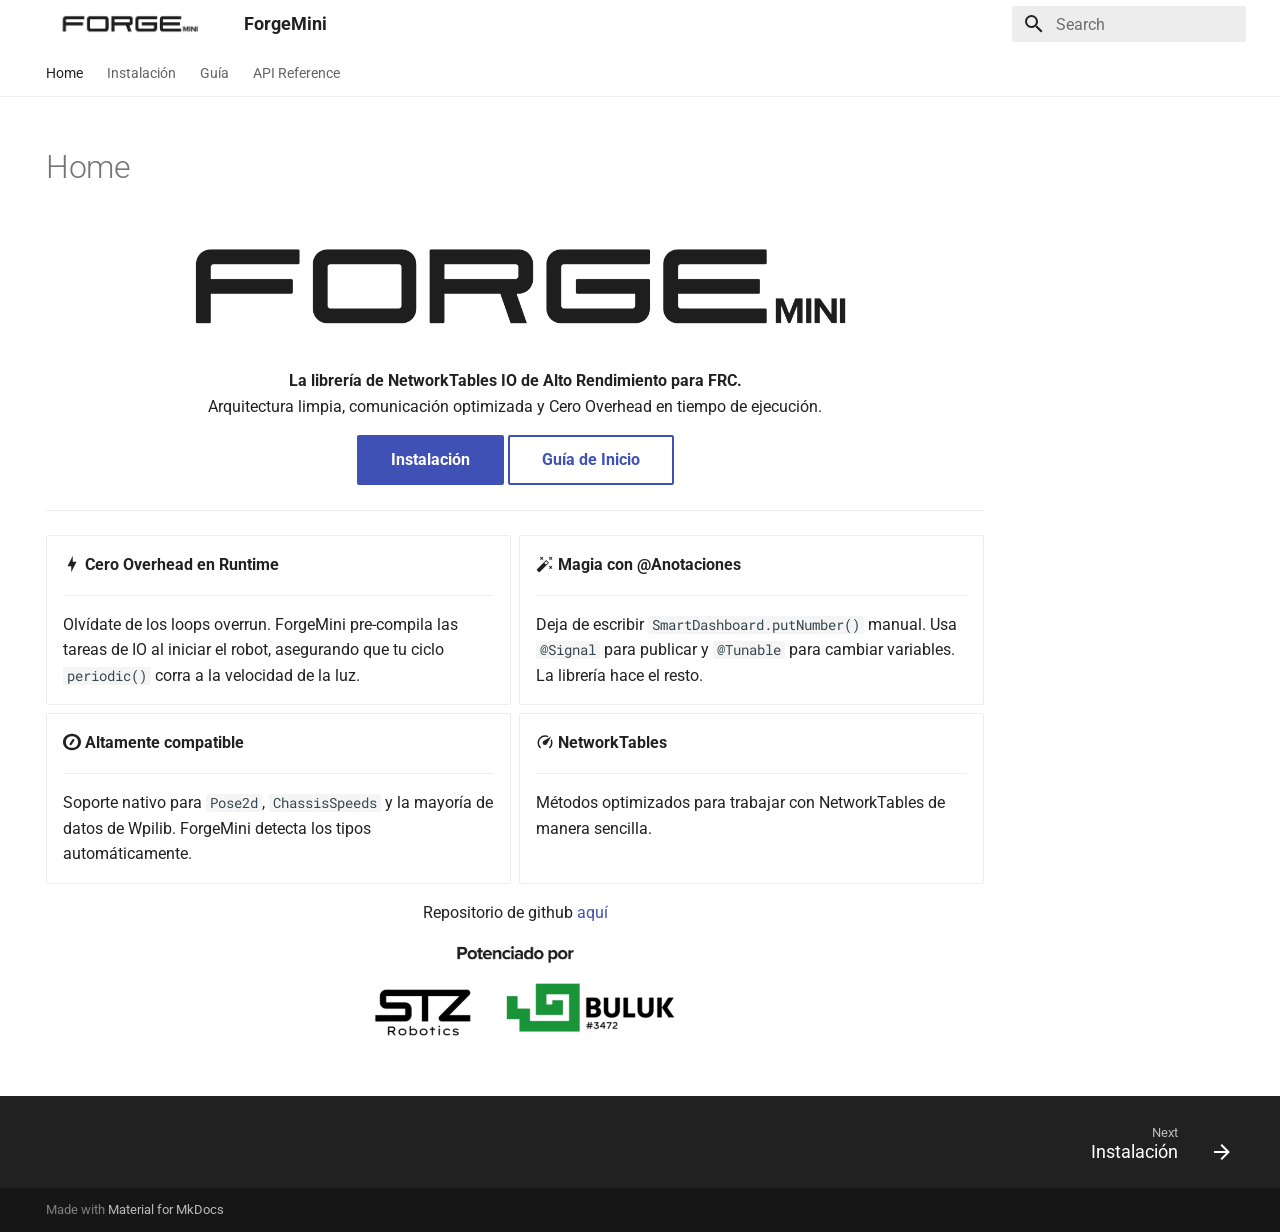
<file: index.html>
<!doctype html>
<html lang="en" class="no-js">
  <head>
    
      <meta charset="utf-8">
      <meta name="viewport" content="width=device-width,initial-scale=1">
      
      
      
        <link rel="canonical" href="https://imcab.github.io/FORGEMiniDocs/">
      
      
      
        <link rel="next" href="instalacion/">
      
      
        
      
      
      <link rel="icon" href="assets/logo.png">
      <meta name="generator" content="mkdocs-1.6.1, mkdocs-material-9.7.1">
    
    
      
        <title>ForgeMini</title>
      
    
    
      <link rel="stylesheet" href="assets/stylesheets/main.484c7ddc.min.css">
      
        
        <link rel="stylesheet" href="assets/stylesheets/palette.ab4e12ef.min.css">
      
      


    
    
      
    
    
      
        
        
        <link rel="preconnect" href="https://fonts.gstatic.com" crossorigin>
        <link rel="stylesheet" href="https://fonts.googleapis.com/css?family=Roboto:300,300i,400,400i,700,700i%7CRoboto+Mono:400,400i,700,700i&display=fallback">
        <style>:root{--md-text-font:"Roboto";--md-code-font:"Roboto Mono"}</style>
      
    
    
      <link rel="stylesheet" href="stylesheets/extra.css">
    
    <script>__md_scope=new URL(".",location),__md_hash=e=>[...e].reduce(((e,_)=>(e<<5)-e+_.charCodeAt(0)),0),__md_get=(e,_=localStorage,t=__md_scope)=>JSON.parse(_.getItem(t.pathname+"."+e)),__md_set=(e,_,t=localStorage,a=__md_scope)=>{try{t.setItem(a.pathname+"."+e,JSON.stringify(_))}catch(e){}}</script>
    
      

    
    
  </head>
  
  
    
    
    
    
    
    <body dir="ltr" data-md-color-scheme="default" data-md-color-primary="white" data-md-color-accent="indigo">
  
    
    <input class="md-toggle" data-md-toggle="drawer" type="checkbox" id="__drawer" autocomplete="off">
    <input class="md-toggle" data-md-toggle="search" type="checkbox" id="__search" autocomplete="off">
    <label class="md-overlay" for="__drawer"></label>
    <div data-md-component="skip">
      
    </div>
    <div data-md-component="announce">
      
    </div>
    
    
      

<header class="md-header" data-md-component="header">
  <nav class="md-header__inner md-grid" aria-label="Header">
    <a href="." title="ForgeMini" class="md-header__button md-logo" aria-label="ForgeMini" data-md-component="logo">
      
  <img src="assets/logo.png" alt="logo">

    </a>
    <label class="md-header__button md-icon" for="__drawer">
      
      <svg xmlns="http://www.w3.org/2000/svg" viewBox="0 0 24 24"><path d="M3 6h18v2H3zm0 5h18v2H3zm0 5h18v2H3z"/></svg>
    </label>
    <div class="md-header__title" data-md-component="header-title">
      <div class="md-header__ellipsis">
        <div class="md-header__topic">
          <span class="md-ellipsis">
            ForgeMini
          </span>
        </div>
        <div class="md-header__topic" data-md-component="header-topic">
          <span class="md-ellipsis">
            
              Home
            
          </span>
        </div>
      </div>
    </div>
    
      
    
    
    
    
      
      
        <label class="md-header__button md-icon" for="__search">
          
          <svg xmlns="http://www.w3.org/2000/svg" viewBox="0 0 24 24"><path d="M9.5 3A6.5 6.5 0 0 1 16 9.5c0 1.61-.59 3.09-1.56 4.23l.27.27h.79l5 5-1.5 1.5-5-5v-.79l-.27-.27A6.52 6.52 0 0 1 9.5 16 6.5 6.5 0 0 1 3 9.5 6.5 6.5 0 0 1 9.5 3m0 2C7 5 5 7 5 9.5S7 14 9.5 14 14 12 14 9.5 12 5 9.5 5"/></svg>
        </label>
        <div class="md-search" data-md-component="search" role="dialog">
  <label class="md-search__overlay" for="__search"></label>
  <div class="md-search__inner" role="search">
    <form class="md-search__form" name="search">
      <input type="text" class="md-search__input" name="query" aria-label="Search" placeholder="Search" autocapitalize="off" autocorrect="off" autocomplete="off" spellcheck="false" data-md-component="search-query" required>
      <label class="md-search__icon md-icon" for="__search">
        
        <svg xmlns="http://www.w3.org/2000/svg" viewBox="0 0 24 24"><path d="M9.5 3A6.5 6.5 0 0 1 16 9.5c0 1.61-.59 3.09-1.56 4.23l.27.27h.79l5 5-1.5 1.5-5-5v-.79l-.27-.27A6.52 6.52 0 0 1 9.5 16 6.5 6.5 0 0 1 3 9.5 6.5 6.5 0 0 1 9.5 3m0 2C7 5 5 7 5 9.5S7 14 9.5 14 14 12 14 9.5 12 5 9.5 5"/></svg>
        
        <svg xmlns="http://www.w3.org/2000/svg" viewBox="0 0 24 24"><path d="M20 11v2H8l5.5 5.5-1.42 1.42L4.16 12l7.92-7.92L13.5 5.5 8 11z"/></svg>
      </label>
      <nav class="md-search__options" aria-label="Search">
        
        <button type="reset" class="md-search__icon md-icon" title="Clear" aria-label="Clear" tabindex="-1">
          
          <svg xmlns="http://www.w3.org/2000/svg" viewBox="0 0 24 24"><path d="M19 6.41 17.59 5 12 10.59 6.41 5 5 6.41 10.59 12 5 17.59 6.41 19 12 13.41 17.59 19 19 17.59 13.41 12z"/></svg>
        </button>
      </nav>
      
    </form>
    <div class="md-search__output">
      <div class="md-search__scrollwrap" tabindex="0" data-md-scrollfix>
        <div class="md-search-result" data-md-component="search-result">
          <div class="md-search-result__meta">
            Initializing search
          </div>
          <ol class="md-search-result__list" role="presentation"></ol>
        </div>
      </div>
    </div>
  </div>
</div>
      
    
    
  </nav>
  
</header>
    
    <div class="md-container" data-md-component="container">
      
      
        
          
            
<nav class="md-tabs" aria-label="Tabs" data-md-component="tabs">
  <div class="md-grid">
    <ul class="md-tabs__list">
      
        
  
  
  
    
  
  
    <li class="md-tabs__item md-tabs__item--active">
      <a href="." class="md-tabs__link">
        
  
  
    
  
  Home

      </a>
    </li>
  

      
        
  
  
  
  
    <li class="md-tabs__item">
      <a href="instalacion/" class="md-tabs__link">
        
  
  
    
  
  Instalación

      </a>
    </li>
  

      
        
  
  
  
  
    
    
      
  
  
  
  
    
    
      <li class="md-tabs__item">
        <a href="guia/networkio/" class="md-tabs__link">
          
  
  
  Guía

        </a>
      </li>
    
  

    
  

      
        
  
  
  
  
    <li class="md-tabs__item">
      <a href="https://imcab.github.io/FORGEmini/" class="md-tabs__link">
        
  
  
    
  
  API Reference

      </a>
    </li>
  

      
    </ul>
  </div>
</nav>
          
        
      
      <main class="md-main" data-md-component="main">
        <div class="md-main__inner md-grid">
          
            
              
                
              
              <div class="md-sidebar md-sidebar--primary" data-md-component="sidebar" data-md-type="navigation" hidden>
                <div class="md-sidebar__scrollwrap">
                  <div class="md-sidebar__inner">
                    


  


<nav class="md-nav md-nav--primary md-nav--lifted" aria-label="Navigation" data-md-level="0">
  <label class="md-nav__title" for="__drawer">
    <a href="." title="ForgeMini" class="md-nav__button md-logo" aria-label="ForgeMini" data-md-component="logo">
      
  <img src="assets/logo.png" alt="logo">

    </a>
    ForgeMini
  </label>
  
  <ul class="md-nav__list" data-md-scrollfix>
    
      
      
  
  
    
  
  
  
    <li class="md-nav__item md-nav__item--active">
      
      <input class="md-nav__toggle md-toggle" type="checkbox" id="__toc">
      
      
      
      <a href="." class="md-nav__link md-nav__link--active">
        
  
  
  <span class="md-ellipsis">
    
  
    Home
  

    
  </span>
  
  

      </a>
      
    </li>
  

    
      
      
  
  
  
  
    <li class="md-nav__item">
      <a href="instalacion/" class="md-nav__link">
        
  
  
  <span class="md-ellipsis">
    
  
    Instalación
  

    
  </span>
  
  

      </a>
    </li>
  

    
      
      
  
  
  
  
    
    
    
    
      
      
        
      
    
    
    <li class="md-nav__item md-nav__item--nested">
      
        
        
        <input class="md-nav__toggle md-toggle " type="checkbox" id="__nav_3" >
        
          
          <label class="md-nav__link" for="__nav_3" id="__nav_3_label" tabindex="0">
            
  
  
  <span class="md-ellipsis">
    
  
    Guía
  

    
  </span>
  
  

            <span class="md-nav__icon md-icon"></span>
          </label>
        
        <nav class="md-nav" data-md-level="1" aria-labelledby="__nav_3_label" aria-expanded="false">
          <label class="md-nav__title" for="__nav_3">
            <span class="md-nav__icon md-icon"></span>
            
  
    Guía
  

          </label>
          <ul class="md-nav__list" data-md-scrollfix>
            
              
                
  
  
  
  
    
    
    
    
      
      
        
      
    
    
    <li class="md-nav__item md-nav__item--nested">
      
        
        
        <input class="md-nav__toggle md-toggle " type="checkbox" id="__nav_3_1" >
        
          
          <label class="md-nav__link" for="__nav_3_1" id="__nav_3_1_label" tabindex="0">
            
  
  
  <span class="md-ellipsis">
    
  
    IO
  

    
  </span>
  
  

            <span class="md-nav__icon md-icon"></span>
          </label>
        
        <nav class="md-nav" data-md-level="2" aria-labelledby="__nav_3_1_label" aria-expanded="false">
          <label class="md-nav__title" for="__nav_3_1">
            <span class="md-nav__icon md-icon"></span>
            
  
    IO
  

          </label>
          <ul class="md-nav__list" data-md-scrollfix>
            
              
                
  
  
  
  
    <li class="md-nav__item">
      <a href="guia/networkio/" class="md-nav__link">
        
  
  
  <span class="md-ellipsis">
    
  
    NetworkIO
  

    
  </span>
  
  

      </a>
    </li>
  

              
            
              
                
  
  
  
  
    <li class="md-nav__item">
      <a href="guia/iosubsystem/" class="md-nav__link">
        
  
  
  <span class="md-ellipsis">
    
  
    IOSubsystem
  

    
  </span>
  
  

      </a>
    </li>
  

              
            
          </ul>
        </nav>
      
    </li>
  

              
            
              
                
  
  
  
  
    
    
    
    
      
      
        
      
    
    
    <li class="md-nav__item md-nav__item--nested">
      
        
        
        <input class="md-nav__toggle md-toggle " type="checkbox" id="__nav_3_2" >
        
          
          <label class="md-nav__link" for="__nav_3_2" id="__nav_3_2_label" tabindex="0">
            
  
  
  <span class="md-ellipsis">
    
  
    Anotaciones
  

    
  </span>
  
  

            <span class="md-nav__icon md-icon"></span>
          </label>
        
        <nav class="md-nav" data-md-level="2" aria-labelledby="__nav_3_2_label" aria-expanded="false">
          <label class="md-nav__title" for="__nav_3_2">
            <span class="md-nav__icon md-icon"></span>
            
  
    Anotaciones
  

          </label>
          <ul class="md-nav__list" data-md-scrollfix>
            
              
                
  
  
  
  
    <li class="md-nav__item">
      <a href="guia/anotaciones/signal/" class="md-nav__link">
        
  
  
  <span class="md-ellipsis">
    
  
    @Signal
  

    
  </span>
  
  

      </a>
    </li>
  

              
            
              
                
  
  
  
  
    <li class="md-nav__item">
      <a href="guia/anotaciones/tunable/" class="md-nav__link">
        
  
  
  <span class="md-ellipsis">
    
  
    @Tunable
  

    
  </span>
  
  

      </a>
    </li>
  

              
            
          </ul>
        </nav>
      
    </li>
  

              
            
              
                
  
  
  
  
    
    
    
    
      
      
        
      
    
    
    <li class="md-nav__item md-nav__item--nested">
      
        
        
        <input class="md-nav__toggle md-toggle " type="checkbox" id="__nav_3_3" >
        
          
          <label class="md-nav__link" for="__nav_3_3" id="__nav_3_3_label" tabindex="0">
            
  
  
  <span class="md-ellipsis">
    
  
    SmartChooser
  

    
  </span>
  
  

            <span class="md-nav__icon md-icon"></span>
          </label>
        
        <nav class="md-nav" data-md-level="2" aria-labelledby="__nav_3_3_label" aria-expanded="false">
          <label class="md-nav__title" for="__nav_3_3">
            <span class="md-nav__icon md-icon"></span>
            
  
    SmartChooser
  

          </label>
          <ul class="md-nav__list" data-md-scrollfix>
            
              
                
  
  
  
  
    <li class="md-nav__item">
      <a href="guia/sendable/" class="md-nav__link">
        
  
  
  <span class="md-ellipsis">
    
  
    SmartChooser
  

    
  </span>
  
  

      </a>
    </li>
  

              
            
          </ul>
        </nav>
      
    </li>
  

              
            
          </ul>
        </nav>
      
    </li>
  

    
      
      
  
  
  
  
    <li class="md-nav__item">
      <a href="https://imcab.github.io/FORGEmini/" class="md-nav__link">
        
  
  
  <span class="md-ellipsis">
    
  
    API Reference
  

    
  </span>
  
  

      </a>
    </li>
  

    
  </ul>
</nav>
                  </div>
                </div>
              </div>
            
            
              
                
              
              <div class="md-sidebar md-sidebar--secondary" data-md-component="sidebar" data-md-type="toc" >
                <div class="md-sidebar__scrollwrap">
                  <div class="md-sidebar__inner">
                    

<nav class="md-nav md-nav--secondary" aria-label="Table of contents">
  
  
  
  
</nav>
                  </div>
                </div>
              </div>
            
          
          
            <div class="md-content" data-md-component="content">
              
              <article class="md-content__inner md-typeset">
                
                  
  




  <h1>Home</h1>

<p align="center">
  <img src="assets/logo.png" alt="ForgeMini Logo" width="800" class="logo-fade"/>
</p>

<p align="center" class="fade-in delay-1">
  <b>La librería de NetworkTables IO de Alto Rendimiento para FRC.</b><br>
  Arquitectura limpia, comunicación optimizada y Cero Overhead en tiempo de ejecución.
</p>

<p align="center" class="fade-in delay-2">
  <a href="instalacion/" class="md-button md-button--primary"> Instalación</a>
  <a href="guia/networkio/" class="md-button"> Guía de Inicio</a>
</p>

<hr />
<div class="grid cards fade-in delay-3">
<ul>
<li>
<p><span class="twemoji"><svg xmlns="http://www.w3.org/2000/svg" viewBox="0 0 24 24"><path d="M11 15H6l7-14v8h5l-7 14z"/></svg></span> <strong>Cero Overhead en Runtime</strong></p>
<hr />
<p>Olvídate de los loops overrun. ForgeMini pre-compila las tareas de IO al iniciar el robot, asegurando que tu ciclo <code>periodic()</code> corra a la velocidad de la luz.</p>
</li>
<li>
<p><span class="twemoji"><svg xmlns="http://www.w3.org/2000/svg" viewBox="0 0 24 24"><path d="M7.5 5.6 5 7l1.4-2.5L5 2l2.5 1.4L10 2 8.6 4.5 10 7zm12 9.8L22 14l-1.4 2.5L22 19l-2.5-1.4L17 19l1.4-2.5L17 14zM22 2l-1.4 2.5L22 7l-2.5-1.4L17 7l1.4-2.5L17 2l2.5 1.4zm-8.66 10.78 2.44-2.44-2.12-2.12-2.44 2.44zm1.03-5.49 2.34 2.34c.39.37.39 1.02 0 1.41L5.04 22.71c-.39.39-1.04.39-1.41 0l-2.34-2.34c-.39-.37-.39-1.02 0-1.41L12.96 7.29c.39-.39 1.04-.39 1.41 0"/></svg></span> <strong>Magia con @Anotaciones</strong></p>
<hr />
<p>Deja de escribir <code>SmartDashboard.putNumber()</code> manual. Usa <code>@Signal</code> para publicar y <code>@Tunable</code> para cambiar variables. La librería hace el resto.</p>
</li>
<li>
<p><span class="twemoji"><svg xmlns="http://www.w3.org/2000/svg" viewBox="0 0 24 24"><path d="M14.521 8.11a1.497 1.497 0 0 1 .433 2.102l-3.511 5.441a1.496 1.496 0 0 1-2.068.457 1.507 1.507 0 0 1-.44-2.08l3.513-5.44a1.5 1.5 0 0 1 .943-.655c.39-.085.796-.04 1.13.175M11.98 23.03C4.713 23.03 0 17.79 0 12.338v-.676C0 6.117 4.713.97 11.98.97 19.246.97 24 6.117 24 11.662v.676c0 5.453-4.713 10.692-12.02 10.692m8.133-11.31c0-3.974-2.888-7.51-8.133-7.51s-8.087 3.542-8.087 7.51v.497c0 3.974 2.888 7.578 8.087 7.578s8.133-3.604 8.133-7.578z"/></svg></span> <strong>Altamente compatible</strong></p>
<hr />
<p>Soporte nativo para <code>Pose2d</code>, <code>ChassisSpeeds</code> y la mayoría de datos de Wpilib. ForgeMini detecta los tipos automáticamente.</p>
</li>
<li>
<p><span class="twemoji"><svg xmlns="http://www.w3.org/2000/svg" viewBox="0 0 24 24"><path d="M12 16a3 3 0 0 1-3-3c0-1.12.61-2.1 1.5-2.61l9.71-5.62-5.53 9.58c-.5.98-1.51 1.65-2.68 1.65m0-13c1.81 0 3.5.5 4.97 1.32l-2.1 1.21C14 5.19 13 5 12 5a8 8 0 0 0-8 8c0 2.21.89 4.21 2.34 5.65h.01c.39.39.39 1.02 0 1.41s-1.03.39-1.42.01A9.97 9.97 0 0 1 2 13 10 10 0 0 1 12 3m10 10c0 2.76-1.12 5.26-2.93 7.07-.39.38-1.02.38-1.41-.01a.996.996 0 0 1 0-1.41A7.95 7.95 0 0 0 20 13c0-1-.19-2-.54-2.9L20.67 8C21.5 9.5 22 11.18 22 13"/></svg></span> <strong>NetworkTables</strong></p>
<hr />
<p>Métodos optimizados para trabajar con NetworkTables de manera sencilla.</p>
</li>
</ul>
</div>
<p align="center" class="fade-in delay-4">
Repositorio de github <a href="https://github.com/Imcab/FORGEmini">aquí</a>
</p>

<p align="center" class="fade-in delay-4">
  <img src="assets/Colaboradores.png" alt="Colaboradores" width="400" />
</p>







  
  




  



                
              </article>
            </div>
          
          
  <script>var tabs=__md_get("__tabs");if(Array.isArray(tabs))e:for(var set of document.querySelectorAll(".tabbed-set")){var labels=set.querySelector(".tabbed-labels");for(var tab of tabs)for(var label of labels.getElementsByTagName("label"))if(label.innerText.trim()===tab){var input=document.getElementById(label.htmlFor);input.checked=!0;continue e}}</script>

<script>var target=document.getElementById(location.hash.slice(1));target&&target.name&&(target.checked=target.name.startsWith("__tabbed_"))</script>
        </div>
        
      </main>
      
        <footer class="md-footer">
  
    
      
        
      
      <nav class="md-footer__inner md-grid" aria-label="Footer" >
        
        
          
          <a href="instalacion/" class="md-footer__link md-footer__link--next" aria-label="Next: Instalación">
            <div class="md-footer__title">
              <span class="md-footer__direction">
                Next
              </span>
              <div class="md-ellipsis">
                Instalación
              </div>
            </div>
            <div class="md-footer__button md-icon">
              
              <svg xmlns="http://www.w3.org/2000/svg" viewBox="0 0 24 24"><path d="M4 11v2h12l-5.5 5.5 1.42 1.42L19.84 12l-7.92-7.92L10.5 5.5 16 11z"/></svg>
            </div>
          </a>
        
      </nav>
    
  
  <div class="md-footer-meta md-typeset">
    <div class="md-footer-meta__inner md-grid">
      <div class="md-copyright">
  
  
    Made with
    <a href="https://squidfunk.github.io/mkdocs-material/" target="_blank" rel="noopener">
      Material for MkDocs
    </a>
  
</div>
      
    </div>
  </div>
</footer>
      
    </div>
    <div class="md-dialog" data-md-component="dialog">
      <div class="md-dialog__inner md-typeset"></div>
    </div>
    
    
    
      
      
      <script id="__config" type="application/json">{"annotate": null, "base": ".", "features": ["navigation.tabs", "navigation.sections", "content.code.copy", "content.tabs.link", "navigation.footer"], "search": "assets/javascripts/workers/search.2c215733.min.js", "tags": null, "translations": {"clipboard.copied": "Copied to clipboard", "clipboard.copy": "Copy to clipboard", "search.result.more.one": "1 more on this page", "search.result.more.other": "# more on this page", "search.result.none": "No matching documents", "search.result.one": "1 matching document", "search.result.other": "# matching documents", "search.result.placeholder": "Type to start searching", "search.result.term.missing": "Missing", "select.version": "Select version"}, "version": null}</script>
    
    
      <script src="assets/javascripts/bundle.79ae519e.min.js"></script>
      
    
  </body>
</html>
</file>
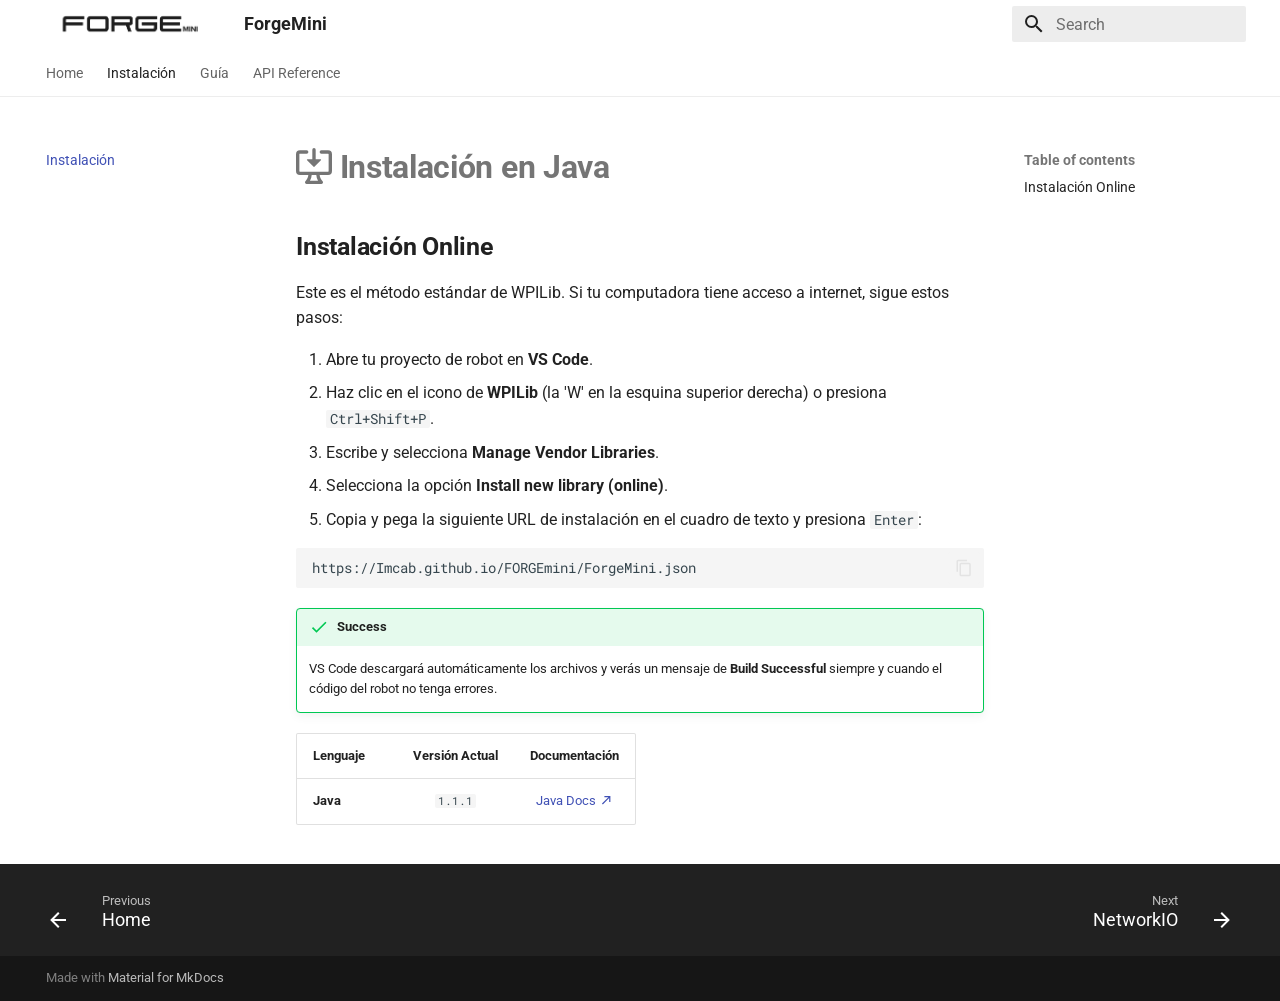
<file: instalacion/index.html>
<!doctype html>
<html lang="en" class="no-js">
  <head>
    
      <meta charset="utf-8">
      <meta name="viewport" content="width=device-width,initial-scale=1">
      
      
      
        <link rel="canonical" href="https://imcab.github.io/FORGEMiniDocs/instalacion/">
      
      
        <link rel="prev" href="..">
      
      
        <link rel="next" href="../guia/networkio/">
      
      
        
      
      
      <link rel="icon" href="../assets/logo.png">
      <meta name="generator" content="mkdocs-1.6.1, mkdocs-material-9.7.1">
    
    
      
        <title>Instalación - ForgeMini</title>
      
    
    
      <link rel="stylesheet" href="../assets/stylesheets/main.484c7ddc.min.css">
      
        
        <link rel="stylesheet" href="../assets/stylesheets/palette.ab4e12ef.min.css">
      
      


    
    
      
    
    
      
        
        
        <link rel="preconnect" href="https://fonts.gstatic.com" crossorigin>
        <link rel="stylesheet" href="https://fonts.googleapis.com/css?family=Roboto:300,300i,400,400i,700,700i%7CRoboto+Mono:400,400i,700,700i&display=fallback">
        <style>:root{--md-text-font:"Roboto";--md-code-font:"Roboto Mono"}</style>
      
    
    
      <link rel="stylesheet" href="../stylesheets/extra.css">
    
    <script>__md_scope=new URL("..",location),__md_hash=e=>[...e].reduce(((e,_)=>(e<<5)-e+_.charCodeAt(0)),0),__md_get=(e,_=localStorage,t=__md_scope)=>JSON.parse(_.getItem(t.pathname+"."+e)),__md_set=(e,_,t=localStorage,a=__md_scope)=>{try{t.setItem(a.pathname+"."+e,JSON.stringify(_))}catch(e){}}</script>
    
      

    
    
  </head>
  
  
    
    
    
    
    
    <body dir="ltr" data-md-color-scheme="default" data-md-color-primary="white" data-md-color-accent="indigo">
  
    
    <input class="md-toggle" data-md-toggle="drawer" type="checkbox" id="__drawer" autocomplete="off">
    <input class="md-toggle" data-md-toggle="search" type="checkbox" id="__search" autocomplete="off">
    <label class="md-overlay" for="__drawer"></label>
    <div data-md-component="skip">
      
        
        <a href="#instalacion-en-java" class="md-skip">
          Skip to content
        </a>
      
    </div>
    <div data-md-component="announce">
      
    </div>
    
    
      

<header class="md-header" data-md-component="header">
  <nav class="md-header__inner md-grid" aria-label="Header">
    <a href=".." title="ForgeMini" class="md-header__button md-logo" aria-label="ForgeMini" data-md-component="logo">
      
  <img src="../assets/logo.png" alt="logo">

    </a>
    <label class="md-header__button md-icon" for="__drawer">
      
      <svg xmlns="http://www.w3.org/2000/svg" viewBox="0 0 24 24"><path d="M3 6h18v2H3zm0 5h18v2H3zm0 5h18v2H3z"/></svg>
    </label>
    <div class="md-header__title" data-md-component="header-title">
      <div class="md-header__ellipsis">
        <div class="md-header__topic">
          <span class="md-ellipsis">
            ForgeMini
          </span>
        </div>
        <div class="md-header__topic" data-md-component="header-topic">
          <span class="md-ellipsis">
            
              Instalación
            
          </span>
        </div>
      </div>
    </div>
    
      
    
    
    
    
      
      
        <label class="md-header__button md-icon" for="__search">
          
          <svg xmlns="http://www.w3.org/2000/svg" viewBox="0 0 24 24"><path d="M9.5 3A6.5 6.5 0 0 1 16 9.5c0 1.61-.59 3.09-1.56 4.23l.27.27h.79l5 5-1.5 1.5-5-5v-.79l-.27-.27A6.52 6.52 0 0 1 9.5 16 6.5 6.5 0 0 1 3 9.5 6.5 6.5 0 0 1 9.5 3m0 2C7 5 5 7 5 9.5S7 14 9.5 14 14 12 14 9.5 12 5 9.5 5"/></svg>
        </label>
        <div class="md-search" data-md-component="search" role="dialog">
  <label class="md-search__overlay" for="__search"></label>
  <div class="md-search__inner" role="search">
    <form class="md-search__form" name="search">
      <input type="text" class="md-search__input" name="query" aria-label="Search" placeholder="Search" autocapitalize="off" autocorrect="off" autocomplete="off" spellcheck="false" data-md-component="search-query" required>
      <label class="md-search__icon md-icon" for="__search">
        
        <svg xmlns="http://www.w3.org/2000/svg" viewBox="0 0 24 24"><path d="M9.5 3A6.5 6.5 0 0 1 16 9.5c0 1.61-.59 3.09-1.56 4.23l.27.27h.79l5 5-1.5 1.5-5-5v-.79l-.27-.27A6.52 6.52 0 0 1 9.5 16 6.5 6.5 0 0 1 3 9.5 6.5 6.5 0 0 1 9.5 3m0 2C7 5 5 7 5 9.5S7 14 9.5 14 14 12 14 9.5 12 5 9.5 5"/></svg>
        
        <svg xmlns="http://www.w3.org/2000/svg" viewBox="0 0 24 24"><path d="M20 11v2H8l5.5 5.5-1.42 1.42L4.16 12l7.92-7.92L13.5 5.5 8 11z"/></svg>
      </label>
      <nav class="md-search__options" aria-label="Search">
        
        <button type="reset" class="md-search__icon md-icon" title="Clear" aria-label="Clear" tabindex="-1">
          
          <svg xmlns="http://www.w3.org/2000/svg" viewBox="0 0 24 24"><path d="M19 6.41 17.59 5 12 10.59 6.41 5 5 6.41 10.59 12 5 17.59 6.41 19 12 13.41 17.59 19 19 17.59 13.41 12z"/></svg>
        </button>
      </nav>
      
    </form>
    <div class="md-search__output">
      <div class="md-search__scrollwrap" tabindex="0" data-md-scrollfix>
        <div class="md-search-result" data-md-component="search-result">
          <div class="md-search-result__meta">
            Initializing search
          </div>
          <ol class="md-search-result__list" role="presentation"></ol>
        </div>
      </div>
    </div>
  </div>
</div>
      
    
    
  </nav>
  
</header>
    
    <div class="md-container" data-md-component="container">
      
      
        
          
            
<nav class="md-tabs" aria-label="Tabs" data-md-component="tabs">
  <div class="md-grid">
    <ul class="md-tabs__list">
      
        
  
  
  
  
    <li class="md-tabs__item">
      <a href=".." class="md-tabs__link">
        
  
  
    
  
  Home

      </a>
    </li>
  

      
        
  
  
  
    
  
  
    <li class="md-tabs__item md-tabs__item--active">
      <a href="./" class="md-tabs__link">
        
  
  
    
  
  Instalación

      </a>
    </li>
  

      
        
  
  
  
  
    
    
      
  
  
  
  
    
    
      <li class="md-tabs__item">
        <a href="../guia/networkio/" class="md-tabs__link">
          
  
  
  Guía

        </a>
      </li>
    
  

    
  

      
        
  
  
  
  
    <li class="md-tabs__item">
      <a href="https://imcab.github.io/FORGEmini/" class="md-tabs__link">
        
  
  
    
  
  API Reference

      </a>
    </li>
  

      
    </ul>
  </div>
</nav>
          
        
      
      <main class="md-main" data-md-component="main">
        <div class="md-main__inner md-grid">
          
            
              
              <div class="md-sidebar md-sidebar--primary" data-md-component="sidebar" data-md-type="navigation" >
                <div class="md-sidebar__scrollwrap">
                  <div class="md-sidebar__inner">
                    


  


<nav class="md-nav md-nav--primary md-nav--lifted" aria-label="Navigation" data-md-level="0">
  <label class="md-nav__title" for="__drawer">
    <a href=".." title="ForgeMini" class="md-nav__button md-logo" aria-label="ForgeMini" data-md-component="logo">
      
  <img src="../assets/logo.png" alt="logo">

    </a>
    ForgeMini
  </label>
  
  <ul class="md-nav__list" data-md-scrollfix>
    
      
      
  
  
  
  
    <li class="md-nav__item">
      <a href=".." class="md-nav__link">
        
  
  
  <span class="md-ellipsis">
    
  
    Home
  

    
  </span>
  
  

      </a>
    </li>
  

    
      
      
  
  
    
  
  
  
    <li class="md-nav__item md-nav__item--active">
      
      <input class="md-nav__toggle md-toggle" type="checkbox" id="__toc">
      
      
        
      
      
        <label class="md-nav__link md-nav__link--active" for="__toc">
          
  
  
  <span class="md-ellipsis">
    
  
    Instalación
  

    
  </span>
  
  

          <span class="md-nav__icon md-icon"></span>
        </label>
      
      <a href="./" class="md-nav__link md-nav__link--active">
        
  
  
  <span class="md-ellipsis">
    
  
    Instalación
  

    
  </span>
  
  

      </a>
      
        

<nav class="md-nav md-nav--secondary" aria-label="Table of contents">
  
  
  
    
  
  
    <label class="md-nav__title" for="__toc">
      <span class="md-nav__icon md-icon"></span>
      Table of contents
    </label>
    <ul class="md-nav__list" data-md-component="toc" data-md-scrollfix>
      
        <li class="md-nav__item">
  <a href="#instalacion-online" class="md-nav__link">
    <span class="md-ellipsis">
      
        Instalación Online
      
    </span>
  </a>
  
</li>
      
    </ul>
  
</nav>
      
    </li>
  

    
      
      
  
  
  
  
    
    
    
    
      
      
        
      
    
    
    <li class="md-nav__item md-nav__item--nested">
      
        
        
        <input class="md-nav__toggle md-toggle " type="checkbox" id="__nav_3" >
        
          
          <label class="md-nav__link" for="__nav_3" id="__nav_3_label" tabindex="0">
            
  
  
  <span class="md-ellipsis">
    
  
    Guía
  

    
  </span>
  
  

            <span class="md-nav__icon md-icon"></span>
          </label>
        
        <nav class="md-nav" data-md-level="1" aria-labelledby="__nav_3_label" aria-expanded="false">
          <label class="md-nav__title" for="__nav_3">
            <span class="md-nav__icon md-icon"></span>
            
  
    Guía
  

          </label>
          <ul class="md-nav__list" data-md-scrollfix>
            
              
                
  
  
  
  
    
    
    
    
      
      
        
      
    
    
    <li class="md-nav__item md-nav__item--nested">
      
        
        
        <input class="md-nav__toggle md-toggle " type="checkbox" id="__nav_3_1" >
        
          
          <label class="md-nav__link" for="__nav_3_1" id="__nav_3_1_label" tabindex="0">
            
  
  
  <span class="md-ellipsis">
    
  
    IO
  

    
  </span>
  
  

            <span class="md-nav__icon md-icon"></span>
          </label>
        
        <nav class="md-nav" data-md-level="2" aria-labelledby="__nav_3_1_label" aria-expanded="false">
          <label class="md-nav__title" for="__nav_3_1">
            <span class="md-nav__icon md-icon"></span>
            
  
    IO
  

          </label>
          <ul class="md-nav__list" data-md-scrollfix>
            
              
                
  
  
  
  
    <li class="md-nav__item">
      <a href="../guia/networkio/" class="md-nav__link">
        
  
  
  <span class="md-ellipsis">
    
  
    NetworkIO
  

    
  </span>
  
  

      </a>
    </li>
  

              
            
              
                
  
  
  
  
    <li class="md-nav__item">
      <a href="../guia/iosubsystem/" class="md-nav__link">
        
  
  
  <span class="md-ellipsis">
    
  
    IOSubsystem
  

    
  </span>
  
  

      </a>
    </li>
  

              
            
          </ul>
        </nav>
      
    </li>
  

              
            
              
                
  
  
  
  
    
    
    
    
      
      
        
      
    
    
    <li class="md-nav__item md-nav__item--nested">
      
        
        
        <input class="md-nav__toggle md-toggle " type="checkbox" id="__nav_3_2" >
        
          
          <label class="md-nav__link" for="__nav_3_2" id="__nav_3_2_label" tabindex="0">
            
  
  
  <span class="md-ellipsis">
    
  
    Anotaciones
  

    
  </span>
  
  

            <span class="md-nav__icon md-icon"></span>
          </label>
        
        <nav class="md-nav" data-md-level="2" aria-labelledby="__nav_3_2_label" aria-expanded="false">
          <label class="md-nav__title" for="__nav_3_2">
            <span class="md-nav__icon md-icon"></span>
            
  
    Anotaciones
  

          </label>
          <ul class="md-nav__list" data-md-scrollfix>
            
              
                
  
  
  
  
    <li class="md-nav__item">
      <a href="../guia/anotaciones/signal/" class="md-nav__link">
        
  
  
  <span class="md-ellipsis">
    
  
    @Signal
  

    
  </span>
  
  

      </a>
    </li>
  

              
            
              
                
  
  
  
  
    <li class="md-nav__item">
      <a href="../guia/anotaciones/tunable/" class="md-nav__link">
        
  
  
  <span class="md-ellipsis">
    
  
    @Tunable
  

    
  </span>
  
  

      </a>
    </li>
  

              
            
          </ul>
        </nav>
      
    </li>
  

              
            
              
                
  
  
  
  
    
    
    
    
      
      
        
      
    
    
    <li class="md-nav__item md-nav__item--nested">
      
        
        
        <input class="md-nav__toggle md-toggle " type="checkbox" id="__nav_3_3" >
        
          
          <label class="md-nav__link" for="__nav_3_3" id="__nav_3_3_label" tabindex="0">
            
  
  
  <span class="md-ellipsis">
    
  
    SmartChooser
  

    
  </span>
  
  

            <span class="md-nav__icon md-icon"></span>
          </label>
        
        <nav class="md-nav" data-md-level="2" aria-labelledby="__nav_3_3_label" aria-expanded="false">
          <label class="md-nav__title" for="__nav_3_3">
            <span class="md-nav__icon md-icon"></span>
            
  
    SmartChooser
  

          </label>
          <ul class="md-nav__list" data-md-scrollfix>
            
              
                
  
  
  
  
    <li class="md-nav__item">
      <a href="../guia/sendable/" class="md-nav__link">
        
  
  
  <span class="md-ellipsis">
    
  
    SmartChooser
  

    
  </span>
  
  

      </a>
    </li>
  

              
            
          </ul>
        </nav>
      
    </li>
  

              
            
          </ul>
        </nav>
      
    </li>
  

    
      
      
  
  
  
  
    <li class="md-nav__item">
      <a href="https://imcab.github.io/FORGEmini/" class="md-nav__link">
        
  
  
  <span class="md-ellipsis">
    
  
    API Reference
  

    
  </span>
  
  

      </a>
    </li>
  

    
  </ul>
</nav>
                  </div>
                </div>
              </div>
            
            
              
              <div class="md-sidebar md-sidebar--secondary" data-md-component="sidebar" data-md-type="toc" >
                <div class="md-sidebar__scrollwrap">
                  <div class="md-sidebar__inner">
                    

<nav class="md-nav md-nav--secondary" aria-label="Table of contents">
  
  
  
    
  
  
    <label class="md-nav__title" for="__toc">
      <span class="md-nav__icon md-icon"></span>
      Table of contents
    </label>
    <ul class="md-nav__list" data-md-component="toc" data-md-scrollfix>
      
        <li class="md-nav__item">
  <a href="#instalacion-online" class="md-nav__link">
    <span class="md-ellipsis">
      
        Instalación Online
      
    </span>
  </a>
  
</li>
      
    </ul>
  
</nav>
                  </div>
                </div>
              </div>
            
          
          
            <div class="md-content" data-md-component="content">
              
              <article class="md-content__inner md-typeset">
                
                  



<h1 id="instalacion-en-java"><span class="twemoji"><svg xmlns="http://www.w3.org/2000/svg" viewBox="0 0 16 16"><path d="m4.927 5.427 2.896 2.896a.25.25 0 0 0 .354 0l2.896-2.896A.25.25 0 0 0 10.896 5H8.75V.75a.75.75 0 1 0-1.5 0V5H5.104a.25.25 0 0 0-.177.427"/><path d="M1.573 2.573a.25.25 0 0 0-.073.177v7.5a.25.25 0 0 0 .25.25h12.5a.25.25 0 0 0 .25-.25v-7.5a.25.25 0 0 0-.25-.25h-3a.75.75 0 1 1 0-1.5h3A1.75 1.75 0 0 1 16 2.75v7.5A1.75 1.75 0 0 1 14.25 12h-3.727c.099 1.041.52 1.872 1.292 2.757A.75.75 0 0 1 11.25 16h-6.5a.75.75 0 0 1-.565-1.243c.772-.885 1.192-1.716 1.292-2.757H1.75A1.75 1.75 0 0 1 0 10.25v-7.5A1.75 1.75 0 0 1 1.75 1h3a.75.75 0 0 1 0 1.5h-3a.25.25 0 0 0-.177.073M6.982 12a5.7 5.7 0 0 1-.765 2.5h3.566a5.7 5.7 0 0 1-.765-2.5z"/></svg></span> <strong>Instalación en Java</strong></h1>
<h2 id="instalacion-online"><strong>Instalación Online</strong></h2>
<p>Este es el método estándar de WPILib. Si tu computadora tiene acceso a internet, sigue estos pasos:</p>
<ol>
<li>Abre tu proyecto de robot en <strong>VS Code</strong>.</li>
<li>Haz clic en el icono de <strong>WPILib</strong> (la 'W' en la esquina superior derecha) o presiona <code>Ctrl+Shift+P</code>.</li>
<li>Escribe y selecciona <strong>Manage Vendor Libraries</strong>.</li>
<li>Selecciona la opción <strong>Install new library (online)</strong>.</li>
<li>Copia y pega la siguiente URL de instalación en el cuadro de texto y presiona <code>Enter</code>:</li>
</ol>
<div class="highlight"><pre><span></span><code><a id="__codelineno-0-1" name="__codelineno-0-1" href="#__codelineno-0-1"></a>https://Imcab.github.io/FORGEmini/ForgeMini.json
</code></pre></div>
<div class="admonition success">
<p class="admonition-title">Success</p>
<p>VS Code descargará automáticamente los archivos y verás un mensaje de <strong>Build Successful</strong> siempre y cuando el código del robot no tenga errores.</p>
</div>
<table>
<thead>
<tr>
<th style="text-align: left;">Lenguaje</th>
<th style="text-align: center;">Versión Actual</th>
<th style="text-align: center;">Documentación</th>
</tr>
</thead>
<tbody>
<tr>
<td style="text-align: left;"><strong>Java</strong></td>
<td style="text-align: center;"><code>1.1.1</code></td>
<td style="text-align: center;"><a href="https://imcab.github.io/FORGEmini/">Java Docs <span class="twemoji"><svg xmlns="http://www.w3.org/2000/svg" viewBox="0 0 24 24"><path d="M5 17.59 15.59 7H9V5h10v10h-2V8.41L6.41 19z"/></svg></span></a></td>
</tr>
</tbody>
</table>












                
              </article>
            </div>
          
          
  <script>var tabs=__md_get("__tabs");if(Array.isArray(tabs))e:for(var set of document.querySelectorAll(".tabbed-set")){var labels=set.querySelector(".tabbed-labels");for(var tab of tabs)for(var label of labels.getElementsByTagName("label"))if(label.innerText.trim()===tab){var input=document.getElementById(label.htmlFor);input.checked=!0;continue e}}</script>

<script>var target=document.getElementById(location.hash.slice(1));target&&target.name&&(target.checked=target.name.startsWith("__tabbed_"))</script>
        </div>
        
      </main>
      
        <footer class="md-footer">
  
    
      
      <nav class="md-footer__inner md-grid" aria-label="Footer" >
        
          
          <a href=".." class="md-footer__link md-footer__link--prev" aria-label="Previous: Home">
            <div class="md-footer__button md-icon">
              
              <svg xmlns="http://www.w3.org/2000/svg" viewBox="0 0 24 24"><path d="M20 11v2H8l5.5 5.5-1.42 1.42L4.16 12l7.92-7.92L13.5 5.5 8 11z"/></svg>
            </div>
            <div class="md-footer__title">
              <span class="md-footer__direction">
                Previous
              </span>
              <div class="md-ellipsis">
                Home
              </div>
            </div>
          </a>
        
        
          
          <a href="../guia/networkio/" class="md-footer__link md-footer__link--next" aria-label="Next: NetworkIO">
            <div class="md-footer__title">
              <span class="md-footer__direction">
                Next
              </span>
              <div class="md-ellipsis">
                NetworkIO
              </div>
            </div>
            <div class="md-footer__button md-icon">
              
              <svg xmlns="http://www.w3.org/2000/svg" viewBox="0 0 24 24"><path d="M4 11v2h12l-5.5 5.5 1.42 1.42L19.84 12l-7.92-7.92L10.5 5.5 16 11z"/></svg>
            </div>
          </a>
        
      </nav>
    
  
  <div class="md-footer-meta md-typeset">
    <div class="md-footer-meta__inner md-grid">
      <div class="md-copyright">
  
  
    Made with
    <a href="https://squidfunk.github.io/mkdocs-material/" target="_blank" rel="noopener">
      Material for MkDocs
    </a>
  
</div>
      
    </div>
  </div>
</footer>
      
    </div>
    <div class="md-dialog" data-md-component="dialog">
      <div class="md-dialog__inner md-typeset"></div>
    </div>
    
    
    
      
      
      <script id="__config" type="application/json">{"annotate": null, "base": "..", "features": ["navigation.tabs", "navigation.sections", "content.code.copy", "content.tabs.link", "navigation.footer"], "search": "../assets/javascripts/workers/search.2c215733.min.js", "tags": null, "translations": {"clipboard.copied": "Copied to clipboard", "clipboard.copy": "Copy to clipboard", "search.result.more.one": "1 more on this page", "search.result.more.other": "# more on this page", "search.result.none": "No matching documents", "search.result.one": "1 matching document", "search.result.other": "# matching documents", "search.result.placeholder": "Type to start searching", "search.result.term.missing": "Missing", "select.version": "Select version"}, "version": null}</script>
    
    
      <script src="../assets/javascripts/bundle.79ae519e.min.js"></script>
      
    
  </body>
</html>
</file>
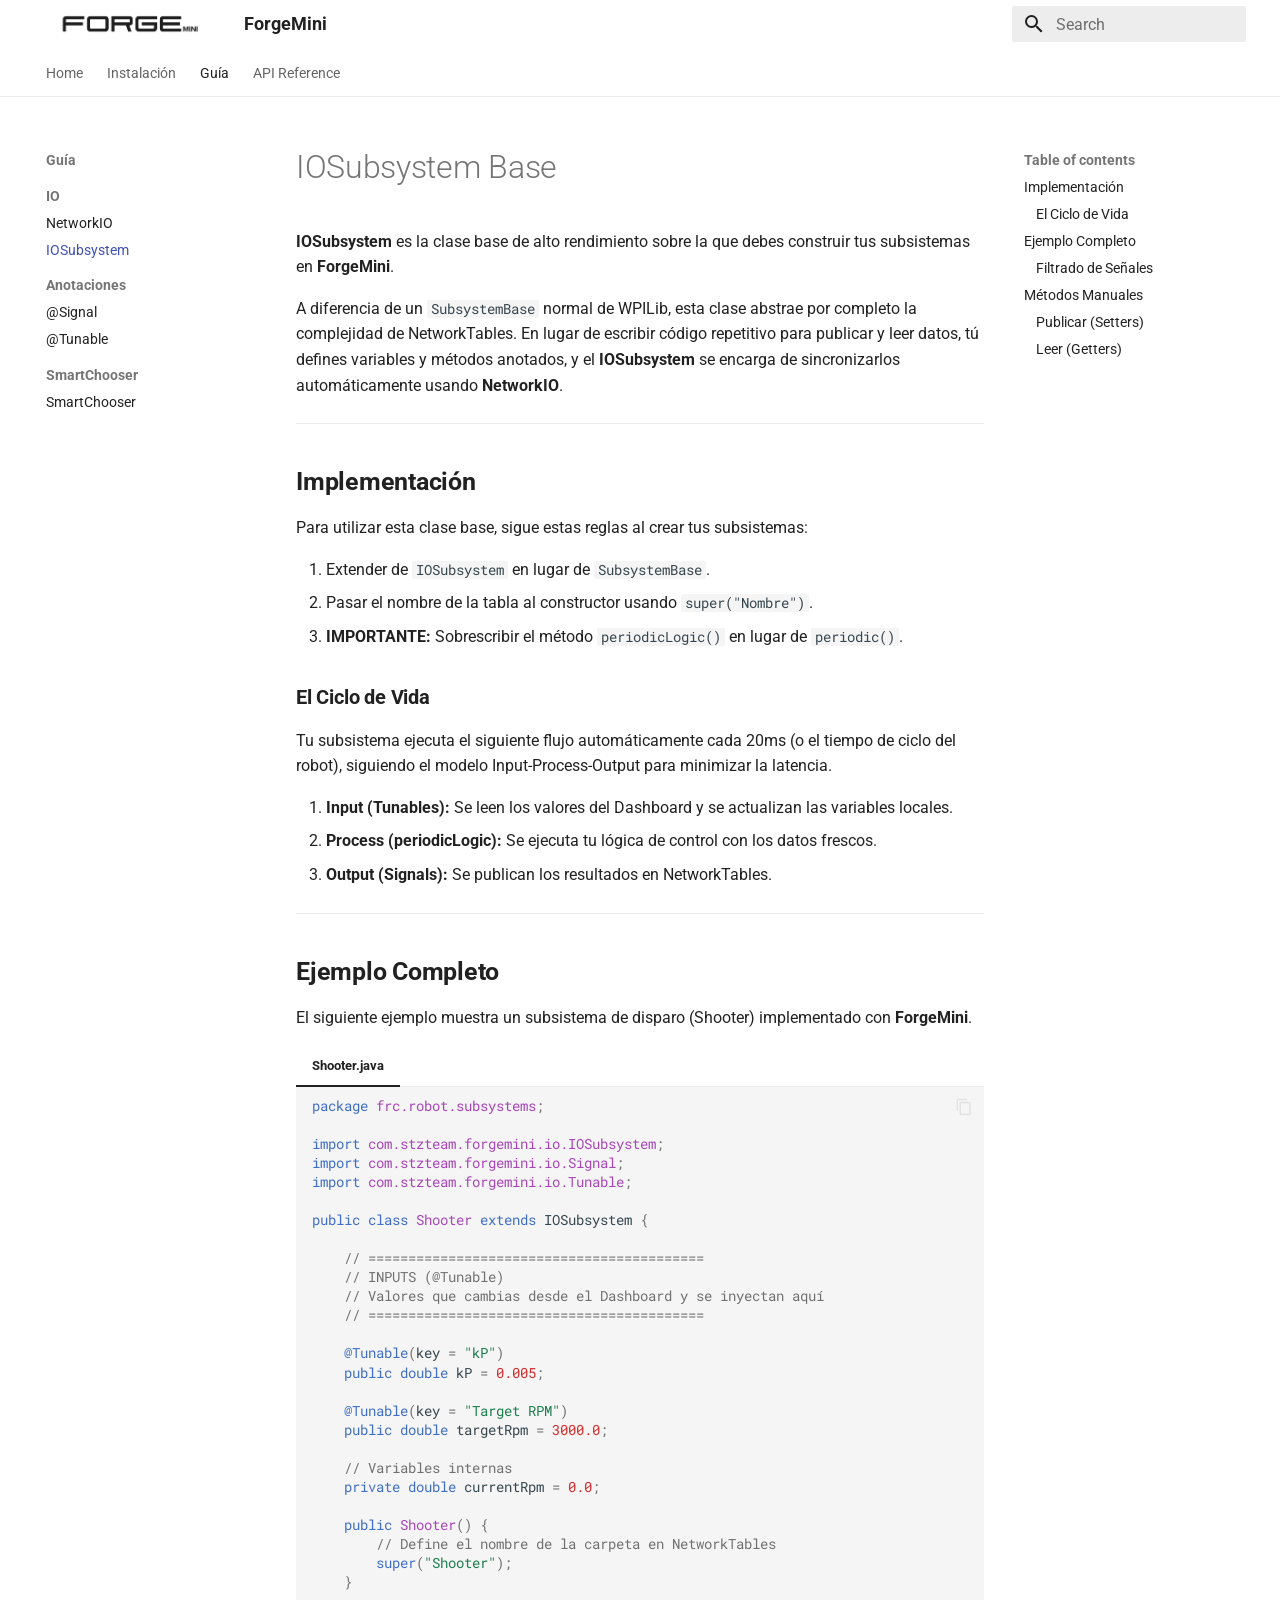
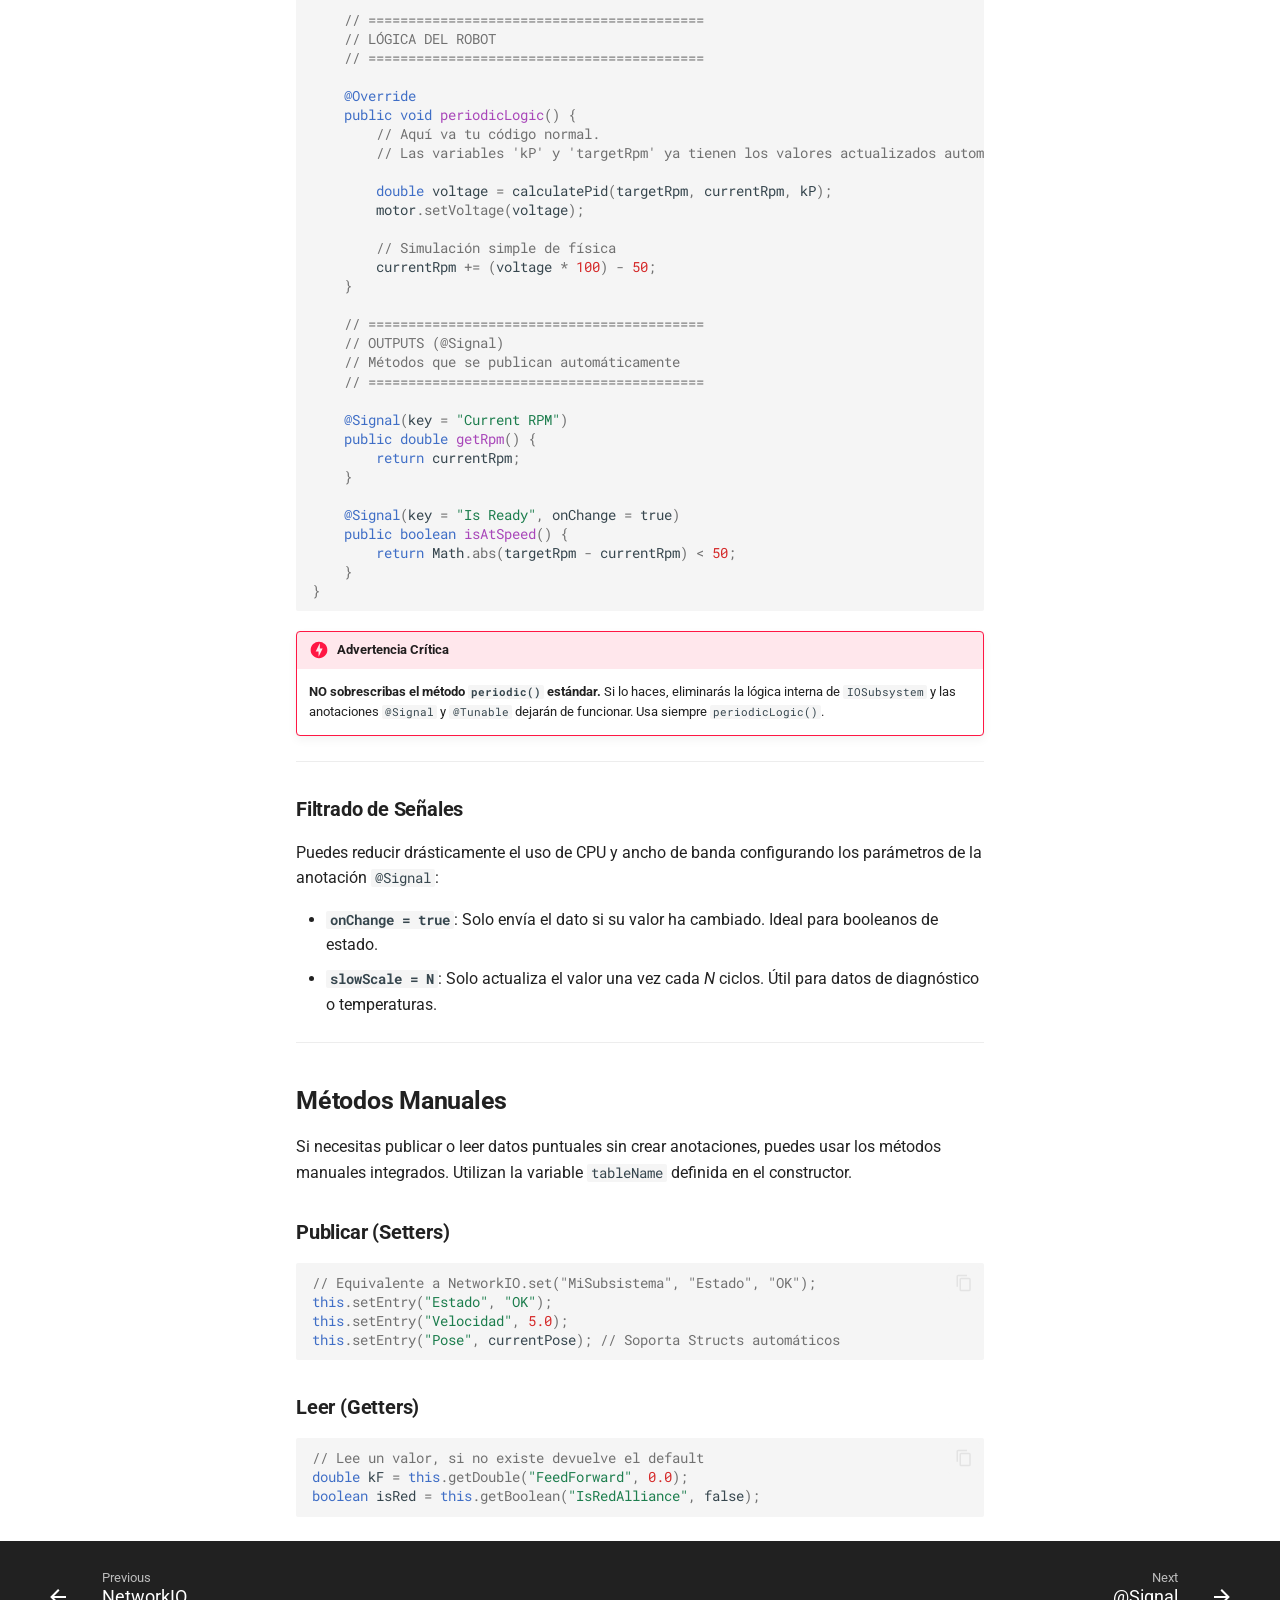
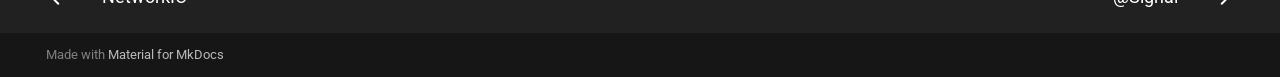
<file: guia/iosubsystem/index.html>
<!doctype html>
<html lang="en" class="no-js">
  <head>
    
      <meta charset="utf-8">
      <meta name="viewport" content="width=device-width,initial-scale=1">
      
      
      
        <link rel="canonical" href="https://imcab.github.io/FORGEMiniDocs/guia/iosubsystem/">
      
      
        <link rel="prev" href="../networkio/">
      
      
        <link rel="next" href="../anotaciones/signal/">
      
      
        
      
      
      <link rel="icon" href="../../assets/logo.png">
      <meta name="generator" content="mkdocs-1.6.1, mkdocs-material-9.7.1">
    
    
      
        <title>IOSubsystem - ForgeMini</title>
      
    
    
      <link rel="stylesheet" href="../../assets/stylesheets/main.484c7ddc.min.css">
      
        
        <link rel="stylesheet" href="../../assets/stylesheets/palette.ab4e12ef.min.css">
      
      


    
    
      
    
    
      
        
        
        <link rel="preconnect" href="https://fonts.gstatic.com" crossorigin>
        <link rel="stylesheet" href="https://fonts.googleapis.com/css?family=Roboto:300,300i,400,400i,700,700i%7CRoboto+Mono:400,400i,700,700i&display=fallback">
        <style>:root{--md-text-font:"Roboto";--md-code-font:"Roboto Mono"}</style>
      
    
    
      <link rel="stylesheet" href="../../stylesheets/extra.css">
    
    <script>__md_scope=new URL("../..",location),__md_hash=e=>[...e].reduce(((e,_)=>(e<<5)-e+_.charCodeAt(0)),0),__md_get=(e,_=localStorage,t=__md_scope)=>JSON.parse(_.getItem(t.pathname+"."+e)),__md_set=(e,_,t=localStorage,a=__md_scope)=>{try{t.setItem(a.pathname+"."+e,JSON.stringify(_))}catch(e){}}</script>
    
      

    
    
  </head>
  
  
    
    
    
    
    
    <body dir="ltr" data-md-color-scheme="default" data-md-color-primary="white" data-md-color-accent="indigo">
  
    
    <input class="md-toggle" data-md-toggle="drawer" type="checkbox" id="__drawer" autocomplete="off">
    <input class="md-toggle" data-md-toggle="search" type="checkbox" id="__search" autocomplete="off">
    <label class="md-overlay" for="__drawer"></label>
    <div data-md-component="skip">
      
        
        <a href="#iosubsystem-base" class="md-skip">
          Skip to content
        </a>
      
    </div>
    <div data-md-component="announce">
      
    </div>
    
    
      

<header class="md-header" data-md-component="header">
  <nav class="md-header__inner md-grid" aria-label="Header">
    <a href="../.." title="ForgeMini" class="md-header__button md-logo" aria-label="ForgeMini" data-md-component="logo">
      
  <img src="../../assets/logo.png" alt="logo">

    </a>
    <label class="md-header__button md-icon" for="__drawer">
      
      <svg xmlns="http://www.w3.org/2000/svg" viewBox="0 0 24 24"><path d="M3 6h18v2H3zm0 5h18v2H3zm0 5h18v2H3z"/></svg>
    </label>
    <div class="md-header__title" data-md-component="header-title">
      <div class="md-header__ellipsis">
        <div class="md-header__topic">
          <span class="md-ellipsis">
            ForgeMini
          </span>
        </div>
        <div class="md-header__topic" data-md-component="header-topic">
          <span class="md-ellipsis">
            
              IOSubsystem
            
          </span>
        </div>
      </div>
    </div>
    
      
    
    
    
    
      
      
        <label class="md-header__button md-icon" for="__search">
          
          <svg xmlns="http://www.w3.org/2000/svg" viewBox="0 0 24 24"><path d="M9.5 3A6.5 6.5 0 0 1 16 9.5c0 1.61-.59 3.09-1.56 4.23l.27.27h.79l5 5-1.5 1.5-5-5v-.79l-.27-.27A6.52 6.52 0 0 1 9.5 16 6.5 6.5 0 0 1 3 9.5 6.5 6.5 0 0 1 9.5 3m0 2C7 5 5 7 5 9.5S7 14 9.5 14 14 12 14 9.5 12 5 9.5 5"/></svg>
        </label>
        <div class="md-search" data-md-component="search" role="dialog">
  <label class="md-search__overlay" for="__search"></label>
  <div class="md-search__inner" role="search">
    <form class="md-search__form" name="search">
      <input type="text" class="md-search__input" name="query" aria-label="Search" placeholder="Search" autocapitalize="off" autocorrect="off" autocomplete="off" spellcheck="false" data-md-component="search-query" required>
      <label class="md-search__icon md-icon" for="__search">
        
        <svg xmlns="http://www.w3.org/2000/svg" viewBox="0 0 24 24"><path d="M9.5 3A6.5 6.5 0 0 1 16 9.5c0 1.61-.59 3.09-1.56 4.23l.27.27h.79l5 5-1.5 1.5-5-5v-.79l-.27-.27A6.52 6.52 0 0 1 9.5 16 6.5 6.5 0 0 1 3 9.5 6.5 6.5 0 0 1 9.5 3m0 2C7 5 5 7 5 9.5S7 14 9.5 14 14 12 14 9.5 12 5 9.5 5"/></svg>
        
        <svg xmlns="http://www.w3.org/2000/svg" viewBox="0 0 24 24"><path d="M20 11v2H8l5.5 5.5-1.42 1.42L4.16 12l7.92-7.92L13.5 5.5 8 11z"/></svg>
      </label>
      <nav class="md-search__options" aria-label="Search">
        
        <button type="reset" class="md-search__icon md-icon" title="Clear" aria-label="Clear" tabindex="-1">
          
          <svg xmlns="http://www.w3.org/2000/svg" viewBox="0 0 24 24"><path d="M19 6.41 17.59 5 12 10.59 6.41 5 5 6.41 10.59 12 5 17.59 6.41 19 12 13.41 17.59 19 19 17.59 13.41 12z"/></svg>
        </button>
      </nav>
      
    </form>
    <div class="md-search__output">
      <div class="md-search__scrollwrap" tabindex="0" data-md-scrollfix>
        <div class="md-search-result" data-md-component="search-result">
          <div class="md-search-result__meta">
            Initializing search
          </div>
          <ol class="md-search-result__list" role="presentation"></ol>
        </div>
      </div>
    </div>
  </div>
</div>
      
    
    
  </nav>
  
</header>
    
    <div class="md-container" data-md-component="container">
      
      
        
          
            
<nav class="md-tabs" aria-label="Tabs" data-md-component="tabs">
  <div class="md-grid">
    <ul class="md-tabs__list">
      
        
  
  
  
  
    <li class="md-tabs__item">
      <a href="../.." class="md-tabs__link">
        
  
  
    
  
  Home

      </a>
    </li>
  

      
        
  
  
  
  
    <li class="md-tabs__item">
      <a href="../../instalacion/" class="md-tabs__link">
        
  
  
    
  
  Instalación

      </a>
    </li>
  

      
        
  
  
  
    
  
  
    
    
      
  
  
  
    
  
  
    
    
      <li class="md-tabs__item md-tabs__item--active">
        <a href="../networkio/" class="md-tabs__link">
          
  
  
  Guía

        </a>
      </li>
    
  

    
  

      
        
  
  
  
  
    <li class="md-tabs__item">
      <a href="https://imcab.github.io/FORGEmini/" class="md-tabs__link">
        
  
  
    
  
  API Reference

      </a>
    </li>
  

      
    </ul>
  </div>
</nav>
          
        
      
      <main class="md-main" data-md-component="main">
        <div class="md-main__inner md-grid">
          
            
              
              <div class="md-sidebar md-sidebar--primary" data-md-component="sidebar" data-md-type="navigation" >
                <div class="md-sidebar__scrollwrap">
                  <div class="md-sidebar__inner">
                    


  


<nav class="md-nav md-nav--primary md-nav--lifted" aria-label="Navigation" data-md-level="0">
  <label class="md-nav__title" for="__drawer">
    <a href="../.." title="ForgeMini" class="md-nav__button md-logo" aria-label="ForgeMini" data-md-component="logo">
      
  <img src="../../assets/logo.png" alt="logo">

    </a>
    ForgeMini
  </label>
  
  <ul class="md-nav__list" data-md-scrollfix>
    
      
      
  
  
  
  
    <li class="md-nav__item">
      <a href="../.." class="md-nav__link">
        
  
  
  <span class="md-ellipsis">
    
  
    Home
  

    
  </span>
  
  

      </a>
    </li>
  

    
      
      
  
  
  
  
    <li class="md-nav__item">
      <a href="../../instalacion/" class="md-nav__link">
        
  
  
  <span class="md-ellipsis">
    
  
    Instalación
  

    
  </span>
  
  

      </a>
    </li>
  

    
      
      
  
  
    
  
  
  
    
    
    
    
      
        
        
      
      
        
      
    
    
    <li class="md-nav__item md-nav__item--active md-nav__item--section md-nav__item--nested">
      
        
        
        <input class="md-nav__toggle md-toggle " type="checkbox" id="__nav_3" checked>
        
          
          <label class="md-nav__link" for="__nav_3" id="__nav_3_label" tabindex="">
            
  
  
  <span class="md-ellipsis">
    
  
    Guía
  

    
  </span>
  
  

            <span class="md-nav__icon md-icon"></span>
          </label>
        
        <nav class="md-nav" data-md-level="1" aria-labelledby="__nav_3_label" aria-expanded="true">
          <label class="md-nav__title" for="__nav_3">
            <span class="md-nav__icon md-icon"></span>
            
  
    Guía
  

          </label>
          <ul class="md-nav__list" data-md-scrollfix>
            
              
                
  
  
    
  
  
  
    
    
    
    
      
      
        
          
          
        
      
    
    
    <li class="md-nav__item md-nav__item--active md-nav__item--section md-nav__item--nested">
      
        
        
        <input class="md-nav__toggle md-toggle " type="checkbox" id="__nav_3_1" checked>
        
          
          <label class="md-nav__link" for="__nav_3_1" id="__nav_3_1_label" tabindex="">
            
  
  
  <span class="md-ellipsis">
    
  
    IO
  

    
  </span>
  
  

            <span class="md-nav__icon md-icon"></span>
          </label>
        
        <nav class="md-nav" data-md-level="2" aria-labelledby="__nav_3_1_label" aria-expanded="true">
          <label class="md-nav__title" for="__nav_3_1">
            <span class="md-nav__icon md-icon"></span>
            
  
    IO
  

          </label>
          <ul class="md-nav__list" data-md-scrollfix>
            
              
                
  
  
  
  
    <li class="md-nav__item">
      <a href="../networkio/" class="md-nav__link">
        
  
  
  <span class="md-ellipsis">
    
  
    NetworkIO
  

    
  </span>
  
  

      </a>
    </li>
  

              
            
              
                
  
  
    
  
  
  
    <li class="md-nav__item md-nav__item--active">
      
      <input class="md-nav__toggle md-toggle" type="checkbox" id="__toc">
      
      
        
      
      
        <label class="md-nav__link md-nav__link--active" for="__toc">
          
  
  
  <span class="md-ellipsis">
    
  
    IOSubsystem
  

    
  </span>
  
  

          <span class="md-nav__icon md-icon"></span>
        </label>
      
      <a href="./" class="md-nav__link md-nav__link--active">
        
  
  
  <span class="md-ellipsis">
    
  
    IOSubsystem
  

    
  </span>
  
  

      </a>
      
        

<nav class="md-nav md-nav--secondary" aria-label="Table of contents">
  
  
  
    
  
  
    <label class="md-nav__title" for="__toc">
      <span class="md-nav__icon md-icon"></span>
      Table of contents
    </label>
    <ul class="md-nav__list" data-md-component="toc" data-md-scrollfix>
      
        <li class="md-nav__item">
  <a href="#implementacion" class="md-nav__link">
    <span class="md-ellipsis">
      
        Implementación
      
    </span>
  </a>
  
    <nav class="md-nav" aria-label="Implementación">
      <ul class="md-nav__list">
        
          <li class="md-nav__item">
  <a href="#el-ciclo-de-vida" class="md-nav__link">
    <span class="md-ellipsis">
      
        El Ciclo de Vida
      
    </span>
  </a>
  
</li>
        
      </ul>
    </nav>
  
</li>
      
        <li class="md-nav__item">
  <a href="#ejemplo-completo" class="md-nav__link">
    <span class="md-ellipsis">
      
        Ejemplo Completo
      
    </span>
  </a>
  
    <nav class="md-nav" aria-label="Ejemplo Completo">
      <ul class="md-nav__list">
        
          <li class="md-nav__item">
  <a href="#filtrado-de-senales" class="md-nav__link">
    <span class="md-ellipsis">
      
        Filtrado de Señales
      
    </span>
  </a>
  
</li>
        
      </ul>
    </nav>
  
</li>
      
        <li class="md-nav__item">
  <a href="#metodos-manuales" class="md-nav__link">
    <span class="md-ellipsis">
      
        Métodos Manuales
      
    </span>
  </a>
  
    <nav class="md-nav" aria-label="Métodos Manuales">
      <ul class="md-nav__list">
        
          <li class="md-nav__item">
  <a href="#publicar-setters" class="md-nav__link">
    <span class="md-ellipsis">
      
        Publicar (Setters)
      
    </span>
  </a>
  
</li>
        
          <li class="md-nav__item">
  <a href="#leer-getters" class="md-nav__link">
    <span class="md-ellipsis">
      
        Leer (Getters)
      
    </span>
  </a>
  
</li>
        
      </ul>
    </nav>
  
</li>
      
    </ul>
  
</nav>
      
    </li>
  

              
            
          </ul>
        </nav>
      
    </li>
  

              
            
              
                
  
  
  
  
    
    
    
    
      
      
        
          
          
        
      
    
    
    <li class="md-nav__item md-nav__item--section md-nav__item--nested">
      
        
        
        <input class="md-nav__toggle md-toggle " type="checkbox" id="__nav_3_2" >
        
          
          <label class="md-nav__link" for="__nav_3_2" id="__nav_3_2_label" tabindex="">
            
  
  
  <span class="md-ellipsis">
    
  
    Anotaciones
  

    
  </span>
  
  

            <span class="md-nav__icon md-icon"></span>
          </label>
        
        <nav class="md-nav" data-md-level="2" aria-labelledby="__nav_3_2_label" aria-expanded="false">
          <label class="md-nav__title" for="__nav_3_2">
            <span class="md-nav__icon md-icon"></span>
            
  
    Anotaciones
  

          </label>
          <ul class="md-nav__list" data-md-scrollfix>
            
              
                
  
  
  
  
    <li class="md-nav__item">
      <a href="../anotaciones/signal/" class="md-nav__link">
        
  
  
  <span class="md-ellipsis">
    
  
    @Signal
  

    
  </span>
  
  

      </a>
    </li>
  

              
            
              
                
  
  
  
  
    <li class="md-nav__item">
      <a href="../anotaciones/tunable/" class="md-nav__link">
        
  
  
  <span class="md-ellipsis">
    
  
    @Tunable
  

    
  </span>
  
  

      </a>
    </li>
  

              
            
          </ul>
        </nav>
      
    </li>
  

              
            
              
                
  
  
  
  
    
    
    
    
      
      
        
          
          
        
      
    
    
    <li class="md-nav__item md-nav__item--section md-nav__item--nested">
      
        
        
        <input class="md-nav__toggle md-toggle " type="checkbox" id="__nav_3_3" >
        
          
          <label class="md-nav__link" for="__nav_3_3" id="__nav_3_3_label" tabindex="">
            
  
  
  <span class="md-ellipsis">
    
  
    SmartChooser
  

    
  </span>
  
  

            <span class="md-nav__icon md-icon"></span>
          </label>
        
        <nav class="md-nav" data-md-level="2" aria-labelledby="__nav_3_3_label" aria-expanded="false">
          <label class="md-nav__title" for="__nav_3_3">
            <span class="md-nav__icon md-icon"></span>
            
  
    SmartChooser
  

          </label>
          <ul class="md-nav__list" data-md-scrollfix>
            
              
                
  
  
  
  
    <li class="md-nav__item">
      <a href="../sendable/" class="md-nav__link">
        
  
  
  <span class="md-ellipsis">
    
  
    SmartChooser
  

    
  </span>
  
  

      </a>
    </li>
  

              
            
          </ul>
        </nav>
      
    </li>
  

              
            
          </ul>
        </nav>
      
    </li>
  

    
      
      
  
  
  
  
    <li class="md-nav__item">
      <a href="https://imcab.github.io/FORGEmini/" class="md-nav__link">
        
  
  
  <span class="md-ellipsis">
    
  
    API Reference
  

    
  </span>
  
  

      </a>
    </li>
  

    
  </ul>
</nav>
                  </div>
                </div>
              </div>
            
            
              
              <div class="md-sidebar md-sidebar--secondary" data-md-component="sidebar" data-md-type="toc" >
                <div class="md-sidebar__scrollwrap">
                  <div class="md-sidebar__inner">
                    

<nav class="md-nav md-nav--secondary" aria-label="Table of contents">
  
  
  
    
  
  
    <label class="md-nav__title" for="__toc">
      <span class="md-nav__icon md-icon"></span>
      Table of contents
    </label>
    <ul class="md-nav__list" data-md-component="toc" data-md-scrollfix>
      
        <li class="md-nav__item">
  <a href="#implementacion" class="md-nav__link">
    <span class="md-ellipsis">
      
        Implementación
      
    </span>
  </a>
  
    <nav class="md-nav" aria-label="Implementación">
      <ul class="md-nav__list">
        
          <li class="md-nav__item">
  <a href="#el-ciclo-de-vida" class="md-nav__link">
    <span class="md-ellipsis">
      
        El Ciclo de Vida
      
    </span>
  </a>
  
</li>
        
      </ul>
    </nav>
  
</li>
      
        <li class="md-nav__item">
  <a href="#ejemplo-completo" class="md-nav__link">
    <span class="md-ellipsis">
      
        Ejemplo Completo
      
    </span>
  </a>
  
    <nav class="md-nav" aria-label="Ejemplo Completo">
      <ul class="md-nav__list">
        
          <li class="md-nav__item">
  <a href="#filtrado-de-senales" class="md-nav__link">
    <span class="md-ellipsis">
      
        Filtrado de Señales
      
    </span>
  </a>
  
</li>
        
      </ul>
    </nav>
  
</li>
      
        <li class="md-nav__item">
  <a href="#metodos-manuales" class="md-nav__link">
    <span class="md-ellipsis">
      
        Métodos Manuales
      
    </span>
  </a>
  
    <nav class="md-nav" aria-label="Métodos Manuales">
      <ul class="md-nav__list">
        
          <li class="md-nav__item">
  <a href="#publicar-setters" class="md-nav__link">
    <span class="md-ellipsis">
      
        Publicar (Setters)
      
    </span>
  </a>
  
</li>
        
          <li class="md-nav__item">
  <a href="#leer-getters" class="md-nav__link">
    <span class="md-ellipsis">
      
        Leer (Getters)
      
    </span>
  </a>
  
</li>
        
      </ul>
    </nav>
  
</li>
      
    </ul>
  
</nav>
                  </div>
                </div>
              </div>
            
          
          
            <div class="md-content" data-md-component="content">
              
              <article class="md-content__inner md-typeset">
                
                  



<h1 id="iosubsystem-base">IOSubsystem Base</h1>
<p><strong>IOSubsystem</strong> es la clase base de alto rendimiento sobre la que debes construir tus subsistemas en <strong>ForgeMini</strong>.</p>
<p>A diferencia de un <code>SubsystemBase</code> normal de WPILib, esta clase abstrae por completo la complejidad de NetworkTables. En lugar de escribir código repetitivo para publicar y leer datos, tú defines variables y métodos anotados, y el <strong>IOSubsystem</strong> se encarga de sincronizarlos automáticamente usando <strong>NetworkIO</strong>.</p>
<hr />
<h2 id="implementacion"><strong>Implementación</strong></h2>
<p>Para utilizar esta clase base, sigue estas reglas al crear tus subsistemas:</p>
<ol>
<li>Extender de <code>IOSubsystem</code> en lugar de <code>SubsystemBase</code>.</li>
<li>Pasar el nombre de la tabla al constructor usando <code>super("Nombre")</code>.</li>
<li><strong>IMPORTANTE:</strong> Sobrescribir el método <code>periodicLogic()</code> en lugar de <code>periodic()</code>.</li>
</ol>
<h3 id="el-ciclo-de-vida"><strong>El Ciclo de Vida</strong></h3>
<p>Tu subsistema ejecuta el siguiente flujo automáticamente cada 20ms (o el tiempo de ciclo del robot), siguiendo el modelo Input-Process-Output para minimizar la latencia.</p>
<ol>
<li><strong>Input (Tunables):</strong> Se leen los valores del Dashboard y se actualizan las variables locales.</li>
<li><strong>Process (periodicLogic):</strong> Se ejecuta tu lógica de control con los datos frescos.</li>
<li><strong>Output (Signals):</strong> Se publican los resultados en NetworkTables.</li>
</ol>
<hr />
<h2 id="ejemplo-completo"><strong>Ejemplo Completo</strong></h2>
<p>El siguiente ejemplo muestra un subsistema de disparo (Shooter) implementado con <strong>ForgeMini</strong>.</p>
<div class="tabbed-set tabbed-alternate" data-tabs="1:1"><input checked="checked" id="__tabbed_1_1" name="__tabbed_1" type="radio" /><div class="tabbed-labels"><label for="__tabbed_1_1">Shooter.java</label></div>
<div class="tabbed-content">
<div class="tabbed-block">
<div class="highlight"><pre><span></span><code><a id="__codelineno-0-1" name="__codelineno-0-1" href="#__codelineno-0-1"></a><span class="kn">package</span><span class="w"> </span><span class="nn">frc.robot.subsystems</span><span class="p">;</span>
<a id="__codelineno-0-2" name="__codelineno-0-2" href="#__codelineno-0-2"></a>
<a id="__codelineno-0-3" name="__codelineno-0-3" href="#__codelineno-0-3"></a><span class="kn">import</span><span class="w"> </span><span class="nn">com.stzteam.forgemini.io.IOSubsystem</span><span class="p">;</span>
<a id="__codelineno-0-4" name="__codelineno-0-4" href="#__codelineno-0-4"></a><span class="kn">import</span><span class="w"> </span><span class="nn">com.stzteam.forgemini.io.Signal</span><span class="p">;</span>
<a id="__codelineno-0-5" name="__codelineno-0-5" href="#__codelineno-0-5"></a><span class="kn">import</span><span class="w"> </span><span class="nn">com.stzteam.forgemini.io.Tunable</span><span class="p">;</span>
<a id="__codelineno-0-6" name="__codelineno-0-6" href="#__codelineno-0-6"></a>
<a id="__codelineno-0-7" name="__codelineno-0-7" href="#__codelineno-0-7"></a><span class="kd">public</span><span class="w"> </span><span class="kd">class</span> <span class="nc">Shooter</span><span class="w"> </span><span class="kd">extends</span><span class="w"> </span><span class="n">IOSubsystem</span><span class="w"> </span><span class="p">{</span>
<a id="__codelineno-0-8" name="__codelineno-0-8" href="#__codelineno-0-8"></a>
<a id="__codelineno-0-9" name="__codelineno-0-9" href="#__codelineno-0-9"></a><span class="w">    </span><span class="c1">// ==========================================</span>
<a id="__codelineno-0-10" name="__codelineno-0-10" href="#__codelineno-0-10"></a><span class="w">    </span><span class="c1">// INPUTS (@Tunable)</span>
<a id="__codelineno-0-11" name="__codelineno-0-11" href="#__codelineno-0-11"></a><span class="w">    </span><span class="c1">// Valores que cambias desde el Dashboard y se inyectan aquí</span>
<a id="__codelineno-0-12" name="__codelineno-0-12" href="#__codelineno-0-12"></a><span class="w">    </span><span class="c1">// ==========================================</span>
<a id="__codelineno-0-13" name="__codelineno-0-13" href="#__codelineno-0-13"></a>
<a id="__codelineno-0-14" name="__codelineno-0-14" href="#__codelineno-0-14"></a><span class="w">    </span><span class="nd">@Tunable</span><span class="p">(</span><span class="n">key</span><span class="w"> </span><span class="o">=</span><span class="w"> </span><span class="s">&quot;kP&quot;</span><span class="p">)</span>
<a id="__codelineno-0-15" name="__codelineno-0-15" href="#__codelineno-0-15"></a><span class="w">    </span><span class="kd">public</span><span class="w"> </span><span class="kt">double</span><span class="w"> </span><span class="n">kP</span><span class="w"> </span><span class="o">=</span><span class="w"> </span><span class="mf">0.005</span><span class="p">;</span>
<a id="__codelineno-0-16" name="__codelineno-0-16" href="#__codelineno-0-16"></a>
<a id="__codelineno-0-17" name="__codelineno-0-17" href="#__codelineno-0-17"></a><span class="w">    </span><span class="nd">@Tunable</span><span class="p">(</span><span class="n">key</span><span class="w"> </span><span class="o">=</span><span class="w"> </span><span class="s">&quot;Target RPM&quot;</span><span class="p">)</span>
<a id="__codelineno-0-18" name="__codelineno-0-18" href="#__codelineno-0-18"></a><span class="w">    </span><span class="kd">public</span><span class="w"> </span><span class="kt">double</span><span class="w"> </span><span class="n">targetRpm</span><span class="w"> </span><span class="o">=</span><span class="w"> </span><span class="mf">3000.0</span><span class="p">;</span>
<a id="__codelineno-0-19" name="__codelineno-0-19" href="#__codelineno-0-19"></a>
<a id="__codelineno-0-20" name="__codelineno-0-20" href="#__codelineno-0-20"></a><span class="w">    </span><span class="c1">// Variables internas</span>
<a id="__codelineno-0-21" name="__codelineno-0-21" href="#__codelineno-0-21"></a><span class="w">    </span><span class="kd">private</span><span class="w"> </span><span class="kt">double</span><span class="w"> </span><span class="n">currentRpm</span><span class="w"> </span><span class="o">=</span><span class="w"> </span><span class="mf">0.0</span><span class="p">;</span>
<a id="__codelineno-0-22" name="__codelineno-0-22" href="#__codelineno-0-22"></a>
<a id="__codelineno-0-23" name="__codelineno-0-23" href="#__codelineno-0-23"></a><span class="w">    </span><span class="kd">public</span><span class="w"> </span><span class="nf">Shooter</span><span class="p">()</span><span class="w"> </span><span class="p">{</span>
<a id="__codelineno-0-24" name="__codelineno-0-24" href="#__codelineno-0-24"></a><span class="w">        </span><span class="c1">// Define el nombre de la carpeta en NetworkTables</span>
<a id="__codelineno-0-25" name="__codelineno-0-25" href="#__codelineno-0-25"></a><span class="w">        </span><span class="kd">super</span><span class="p">(</span><span class="s">&quot;Shooter&quot;</span><span class="p">);</span><span class="w"> </span>
<a id="__codelineno-0-26" name="__codelineno-0-26" href="#__codelineno-0-26"></a><span class="w">    </span><span class="p">}</span>
<a id="__codelineno-0-27" name="__codelineno-0-27" href="#__codelineno-0-27"></a>
<a id="__codelineno-0-28" name="__codelineno-0-28" href="#__codelineno-0-28"></a><span class="w">    </span><span class="c1">// ==========================================</span>
<a id="__codelineno-0-29" name="__codelineno-0-29" href="#__codelineno-0-29"></a><span class="w">    </span><span class="c1">// LÓGICA DEL ROBOT</span>
<a id="__codelineno-0-30" name="__codelineno-0-30" href="#__codelineno-0-30"></a><span class="w">    </span><span class="c1">// ==========================================</span>
<a id="__codelineno-0-31" name="__codelineno-0-31" href="#__codelineno-0-31"></a>
<a id="__codelineno-0-32" name="__codelineno-0-32" href="#__codelineno-0-32"></a><span class="w">    </span><span class="nd">@Override</span>
<a id="__codelineno-0-33" name="__codelineno-0-33" href="#__codelineno-0-33"></a><span class="w">    </span><span class="kd">public</span><span class="w"> </span><span class="kt">void</span><span class="w"> </span><span class="nf">periodicLogic</span><span class="p">()</span><span class="w"> </span><span class="p">{</span>
<a id="__codelineno-0-34" name="__codelineno-0-34" href="#__codelineno-0-34"></a><span class="w">        </span><span class="c1">// Aquí va tu código normal.</span>
<a id="__codelineno-0-35" name="__codelineno-0-35" href="#__codelineno-0-35"></a><span class="w">        </span><span class="c1">// Las variables &#39;kP&#39; y &#39;targetRpm&#39; ya tienen los valores actualizados automáticamente.</span>
<a id="__codelineno-0-36" name="__codelineno-0-36" href="#__codelineno-0-36"></a>
<a id="__codelineno-0-37" name="__codelineno-0-37" href="#__codelineno-0-37"></a><span class="w">        </span><span class="kt">double</span><span class="w"> </span><span class="n">voltage</span><span class="w"> </span><span class="o">=</span><span class="w"> </span><span class="n">calculatePid</span><span class="p">(</span><span class="n">targetRpm</span><span class="p">,</span><span class="w"> </span><span class="n">currentRpm</span><span class="p">,</span><span class="w"> </span><span class="n">kP</span><span class="p">);</span>
<a id="__codelineno-0-38" name="__codelineno-0-38" href="#__codelineno-0-38"></a><span class="w">        </span><span class="n">motor</span><span class="p">.</span><span class="na">setVoltage</span><span class="p">(</span><span class="n">voltage</span><span class="p">);</span>
<a id="__codelineno-0-39" name="__codelineno-0-39" href="#__codelineno-0-39"></a>
<a id="__codelineno-0-40" name="__codelineno-0-40" href="#__codelineno-0-40"></a><span class="w">        </span><span class="c1">// Simulación simple de física</span>
<a id="__codelineno-0-41" name="__codelineno-0-41" href="#__codelineno-0-41"></a><span class="w">        </span><span class="n">currentRpm</span><span class="w"> </span><span class="o">+=</span><span class="w"> </span><span class="p">(</span><span class="n">voltage</span><span class="w"> </span><span class="o">*</span><span class="w"> </span><span class="mi">100</span><span class="p">)</span><span class="w"> </span><span class="o">-</span><span class="w"> </span><span class="mi">50</span><span class="p">;</span><span class="w"> </span>
<a id="__codelineno-0-42" name="__codelineno-0-42" href="#__codelineno-0-42"></a><span class="w">    </span><span class="p">}</span>
<a id="__codelineno-0-43" name="__codelineno-0-43" href="#__codelineno-0-43"></a>
<a id="__codelineno-0-44" name="__codelineno-0-44" href="#__codelineno-0-44"></a><span class="w">    </span><span class="c1">// ==========================================</span>
<a id="__codelineno-0-45" name="__codelineno-0-45" href="#__codelineno-0-45"></a><span class="w">    </span><span class="c1">// OUTPUTS (@Signal)</span>
<a id="__codelineno-0-46" name="__codelineno-0-46" href="#__codelineno-0-46"></a><span class="w">    </span><span class="c1">// Métodos que se publican automáticamente</span>
<a id="__codelineno-0-47" name="__codelineno-0-47" href="#__codelineno-0-47"></a><span class="w">    </span><span class="c1">// ==========================================</span>
<a id="__codelineno-0-48" name="__codelineno-0-48" href="#__codelineno-0-48"></a>
<a id="__codelineno-0-49" name="__codelineno-0-49" href="#__codelineno-0-49"></a><span class="w">    </span><span class="nd">@Signal</span><span class="p">(</span><span class="n">key</span><span class="w"> </span><span class="o">=</span><span class="w"> </span><span class="s">&quot;Current RPM&quot;</span><span class="p">)</span>
<a id="__codelineno-0-50" name="__codelineno-0-50" href="#__codelineno-0-50"></a><span class="w">    </span><span class="kd">public</span><span class="w"> </span><span class="kt">double</span><span class="w"> </span><span class="nf">getRpm</span><span class="p">()</span><span class="w"> </span><span class="p">{</span>
<a id="__codelineno-0-51" name="__codelineno-0-51" href="#__codelineno-0-51"></a><span class="w">        </span><span class="k">return</span><span class="w"> </span><span class="n">currentRpm</span><span class="p">;</span>
<a id="__codelineno-0-52" name="__codelineno-0-52" href="#__codelineno-0-52"></a><span class="w">    </span><span class="p">}</span>
<a id="__codelineno-0-53" name="__codelineno-0-53" href="#__codelineno-0-53"></a>
<a id="__codelineno-0-54" name="__codelineno-0-54" href="#__codelineno-0-54"></a><span class="w">    </span><span class="nd">@Signal</span><span class="p">(</span><span class="n">key</span><span class="w"> </span><span class="o">=</span><span class="w"> </span><span class="s">&quot;Is Ready&quot;</span><span class="p">,</span><span class="w"> </span><span class="n">onChange</span><span class="w"> </span><span class="o">=</span><span class="w"> </span><span class="kc">true</span><span class="p">)</span>
<a id="__codelineno-0-55" name="__codelineno-0-55" href="#__codelineno-0-55"></a><span class="w">    </span><span class="kd">public</span><span class="w"> </span><span class="kt">boolean</span><span class="w"> </span><span class="nf">isAtSpeed</span><span class="p">()</span><span class="w"> </span><span class="p">{</span>
<a id="__codelineno-0-56" name="__codelineno-0-56" href="#__codelineno-0-56"></a><span class="w">        </span><span class="k">return</span><span class="w"> </span><span class="n">Math</span><span class="p">.</span><span class="na">abs</span><span class="p">(</span><span class="n">targetRpm</span><span class="w"> </span><span class="o">-</span><span class="w"> </span><span class="n">currentRpm</span><span class="p">)</span><span class="w"> </span><span class="o">&lt;</span><span class="w"> </span><span class="mi">50</span><span class="p">;</span>
<a id="__codelineno-0-57" name="__codelineno-0-57" href="#__codelineno-0-57"></a><span class="w">    </span><span class="p">}</span>
<a id="__codelineno-0-58" name="__codelineno-0-58" href="#__codelineno-0-58"></a><span class="p">}</span>
</code></pre></div>
</div>
</div>
</div>
<div class="admonition danger">
<p class="admonition-title">Advertencia Crítica</p>
<p><strong>NO sobrescribas el método <code>periodic()</code> estándar.</strong>
Si lo haces, eliminarás la lógica interna de <code>IOSubsystem</code> y las anotaciones <code>@Signal</code> y <code>@Tunable</code> dejarán de funcionar. Usa siempre <code>periodicLogic()</code>.</p>
</div>
<hr />
<h3 id="filtrado-de-senales"><strong>Filtrado de Señales</strong></h3>
<p>Puedes reducir drásticamente el uso de CPU y ancho de banda configurando los parámetros de la anotación <code>@Signal</code>:</p>
<ul>
<li><strong><code>onChange = true</code></strong>: Solo envía el dato si su valor ha cambiado. Ideal para booleanos de estado.</li>
<li><strong><code>slowScale = N</code></strong>: Solo actualiza el valor una vez cada <em>N</em> ciclos. Útil para datos de diagnóstico o temperaturas.</li>
</ul>
<hr />
<h2 id="metodos-manuales"><strong>Métodos Manuales</strong></h2>
<p>Si necesitas publicar o leer datos puntuales sin crear anotaciones, puedes usar los métodos manuales integrados. Utilizan la variable <code>tableName</code> definida en el constructor.</p>
<h3 id="publicar-setters"><strong>Publicar (Setters)</strong></h3>
<div class="highlight"><pre><span></span><code><a id="__codelineno-1-1" name="__codelineno-1-1" href="#__codelineno-1-1"></a><span class="c1">// Equivalente a NetworkIO.set(&quot;MiSubsistema&quot;, &quot;Estado&quot;, &quot;OK&quot;);</span>
<a id="__codelineno-1-2" name="__codelineno-1-2" href="#__codelineno-1-2"></a><span class="k">this</span><span class="p">.</span><span class="na">setEntry</span><span class="p">(</span><span class="s">&quot;Estado&quot;</span><span class="p">,</span><span class="w"> </span><span class="s">&quot;OK&quot;</span><span class="p">);</span>
<a id="__codelineno-1-3" name="__codelineno-1-3" href="#__codelineno-1-3"></a><span class="k">this</span><span class="p">.</span><span class="na">setEntry</span><span class="p">(</span><span class="s">&quot;Velocidad&quot;</span><span class="p">,</span><span class="w"> </span><span class="mf">5.0</span><span class="p">);</span>
<a id="__codelineno-1-4" name="__codelineno-1-4" href="#__codelineno-1-4"></a><span class="k">this</span><span class="p">.</span><span class="na">setEntry</span><span class="p">(</span><span class="s">&quot;Pose&quot;</span><span class="p">,</span><span class="w"> </span><span class="n">currentPose</span><span class="p">);</span><span class="w"> </span><span class="c1">// Soporta Structs automáticos</span>
</code></pre></div>
<h3 id="leer-getters"><strong>Leer (Getters)</strong></h3>
<div class="highlight"><pre><span></span><code><a id="__codelineno-2-1" name="__codelineno-2-1" href="#__codelineno-2-1"></a><span class="c1">// Lee un valor, si no existe devuelve el default</span>
<a id="__codelineno-2-2" name="__codelineno-2-2" href="#__codelineno-2-2"></a><span class="kt">double</span><span class="w"> </span><span class="n">kF</span><span class="w"> </span><span class="o">=</span><span class="w"> </span><span class="k">this</span><span class="p">.</span><span class="na">getDouble</span><span class="p">(</span><span class="s">&quot;FeedForward&quot;</span><span class="p">,</span><span class="w"> </span><span class="mf">0.0</span><span class="p">);</span>
<a id="__codelineno-2-3" name="__codelineno-2-3" href="#__codelineno-2-3"></a><span class="kt">boolean</span><span class="w"> </span><span class="n">isRed</span><span class="w"> </span><span class="o">=</span><span class="w"> </span><span class="k">this</span><span class="p">.</span><span class="na">getBoolean</span><span class="p">(</span><span class="s">&quot;IsRedAlliance&quot;</span><span class="p">,</span><span class="w"> </span><span class="kc">false</span><span class="p">);</span>
</code></pre></div>












                
              </article>
            </div>
          
          
  <script>var tabs=__md_get("__tabs");if(Array.isArray(tabs))e:for(var set of document.querySelectorAll(".tabbed-set")){var labels=set.querySelector(".tabbed-labels");for(var tab of tabs)for(var label of labels.getElementsByTagName("label"))if(label.innerText.trim()===tab){var input=document.getElementById(label.htmlFor);input.checked=!0;continue e}}</script>

<script>var target=document.getElementById(location.hash.slice(1));target&&target.name&&(target.checked=target.name.startsWith("__tabbed_"))</script>
        </div>
        
      </main>
      
        <footer class="md-footer">
  
    
      
      <nav class="md-footer__inner md-grid" aria-label="Footer" >
        
          
          <a href="../networkio/" class="md-footer__link md-footer__link--prev" aria-label="Previous: NetworkIO">
            <div class="md-footer__button md-icon">
              
              <svg xmlns="http://www.w3.org/2000/svg" viewBox="0 0 24 24"><path d="M20 11v2H8l5.5 5.5-1.42 1.42L4.16 12l7.92-7.92L13.5 5.5 8 11z"/></svg>
            </div>
            <div class="md-footer__title">
              <span class="md-footer__direction">
                Previous
              </span>
              <div class="md-ellipsis">
                NetworkIO
              </div>
            </div>
          </a>
        
        
          
          <a href="../anotaciones/signal/" class="md-footer__link md-footer__link--next" aria-label="Next: @Signal">
            <div class="md-footer__title">
              <span class="md-footer__direction">
                Next
              </span>
              <div class="md-ellipsis">
                @Signal
              </div>
            </div>
            <div class="md-footer__button md-icon">
              
              <svg xmlns="http://www.w3.org/2000/svg" viewBox="0 0 24 24"><path d="M4 11v2h12l-5.5 5.5 1.42 1.42L19.84 12l-7.92-7.92L10.5 5.5 16 11z"/></svg>
            </div>
          </a>
        
      </nav>
    
  
  <div class="md-footer-meta md-typeset">
    <div class="md-footer-meta__inner md-grid">
      <div class="md-copyright">
  
  
    Made with
    <a href="https://squidfunk.github.io/mkdocs-material/" target="_blank" rel="noopener">
      Material for MkDocs
    </a>
  
</div>
      
    </div>
  </div>
</footer>
      
    </div>
    <div class="md-dialog" data-md-component="dialog">
      <div class="md-dialog__inner md-typeset"></div>
    </div>
    
    
    
      
      
      <script id="__config" type="application/json">{"annotate": null, "base": "../..", "features": ["navigation.tabs", "navigation.sections", "content.code.copy", "content.tabs.link", "navigation.footer"], "search": "../../assets/javascripts/workers/search.2c215733.min.js", "tags": null, "translations": {"clipboard.copied": "Copied to clipboard", "clipboard.copy": "Copy to clipboard", "search.result.more.one": "1 more on this page", "search.result.more.other": "# more on this page", "search.result.none": "No matching documents", "search.result.one": "1 matching document", "search.result.other": "# matching documents", "search.result.placeholder": "Type to start searching", "search.result.term.missing": "Missing", "select.version": "Select version"}, "version": null}</script>
    
    
      <script src="../../assets/javascripts/bundle.79ae519e.min.js"></script>
      
    
  </body>
</html>
</file>
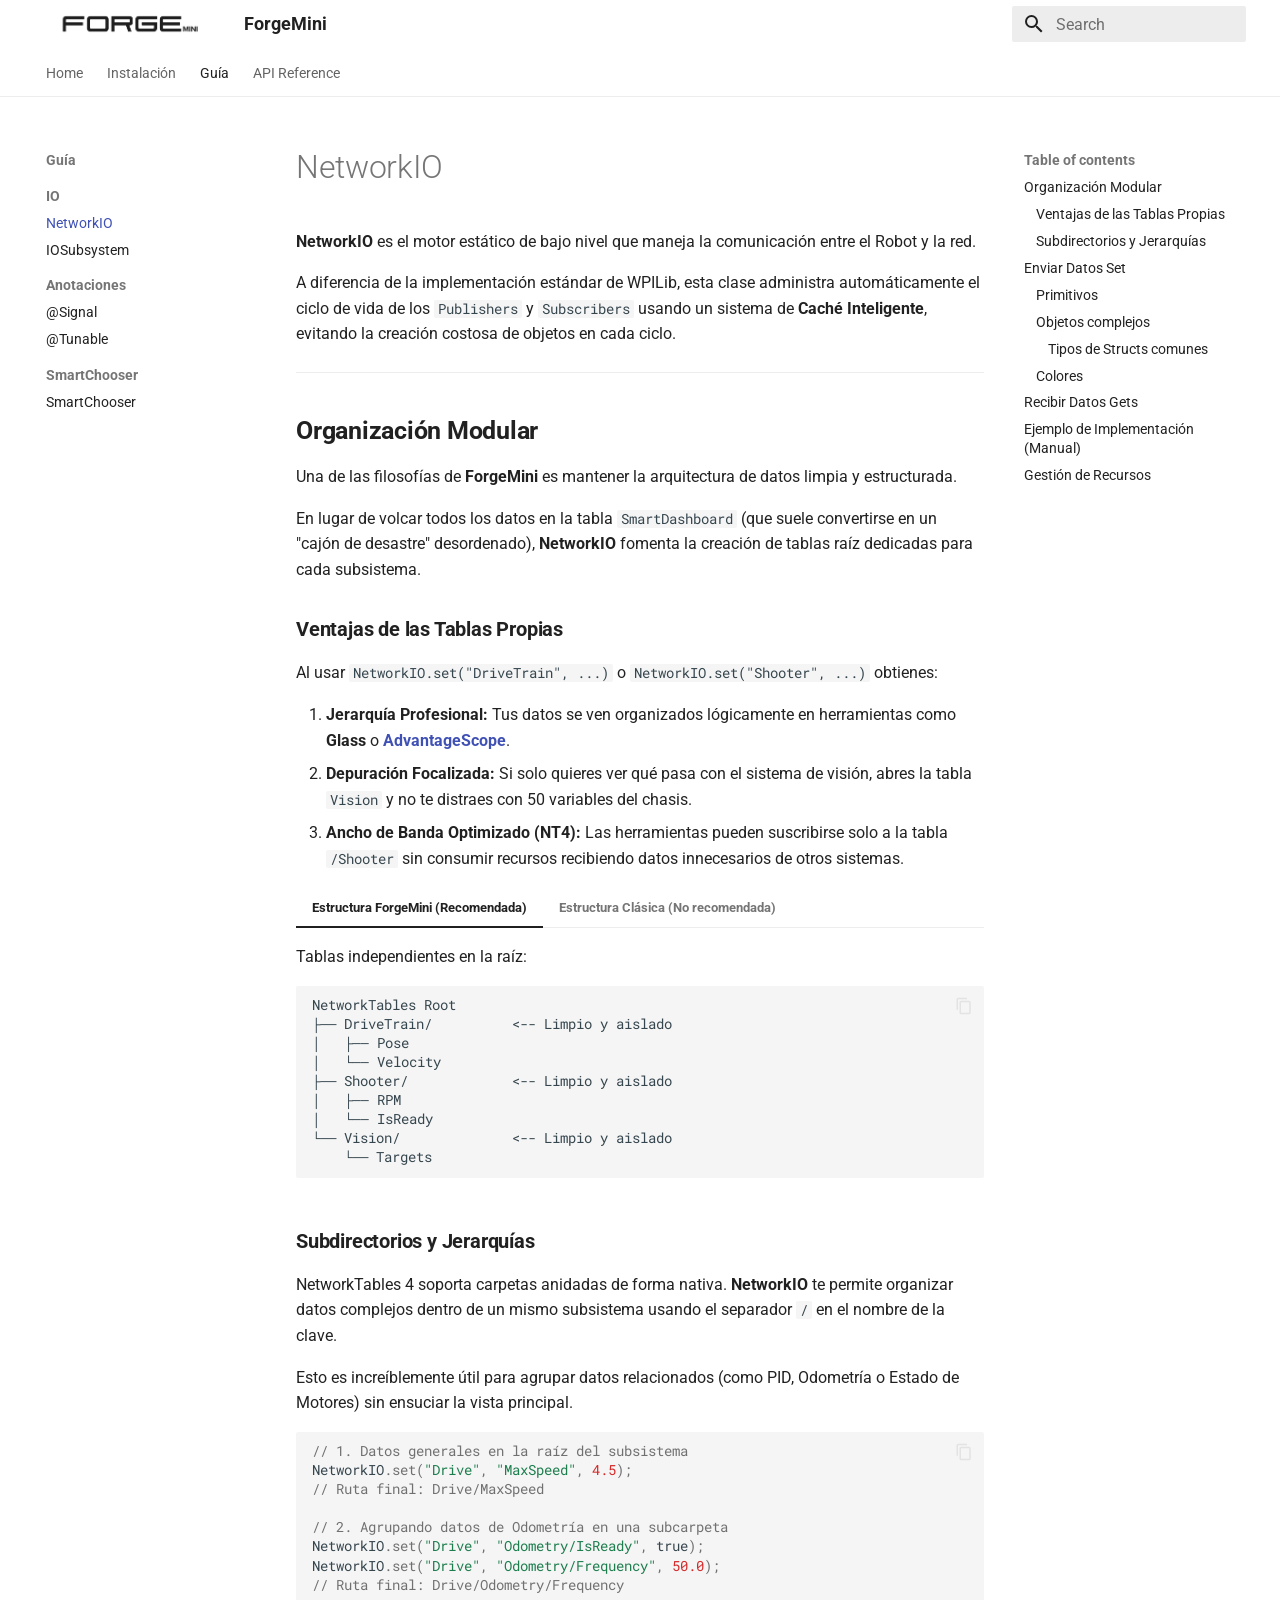
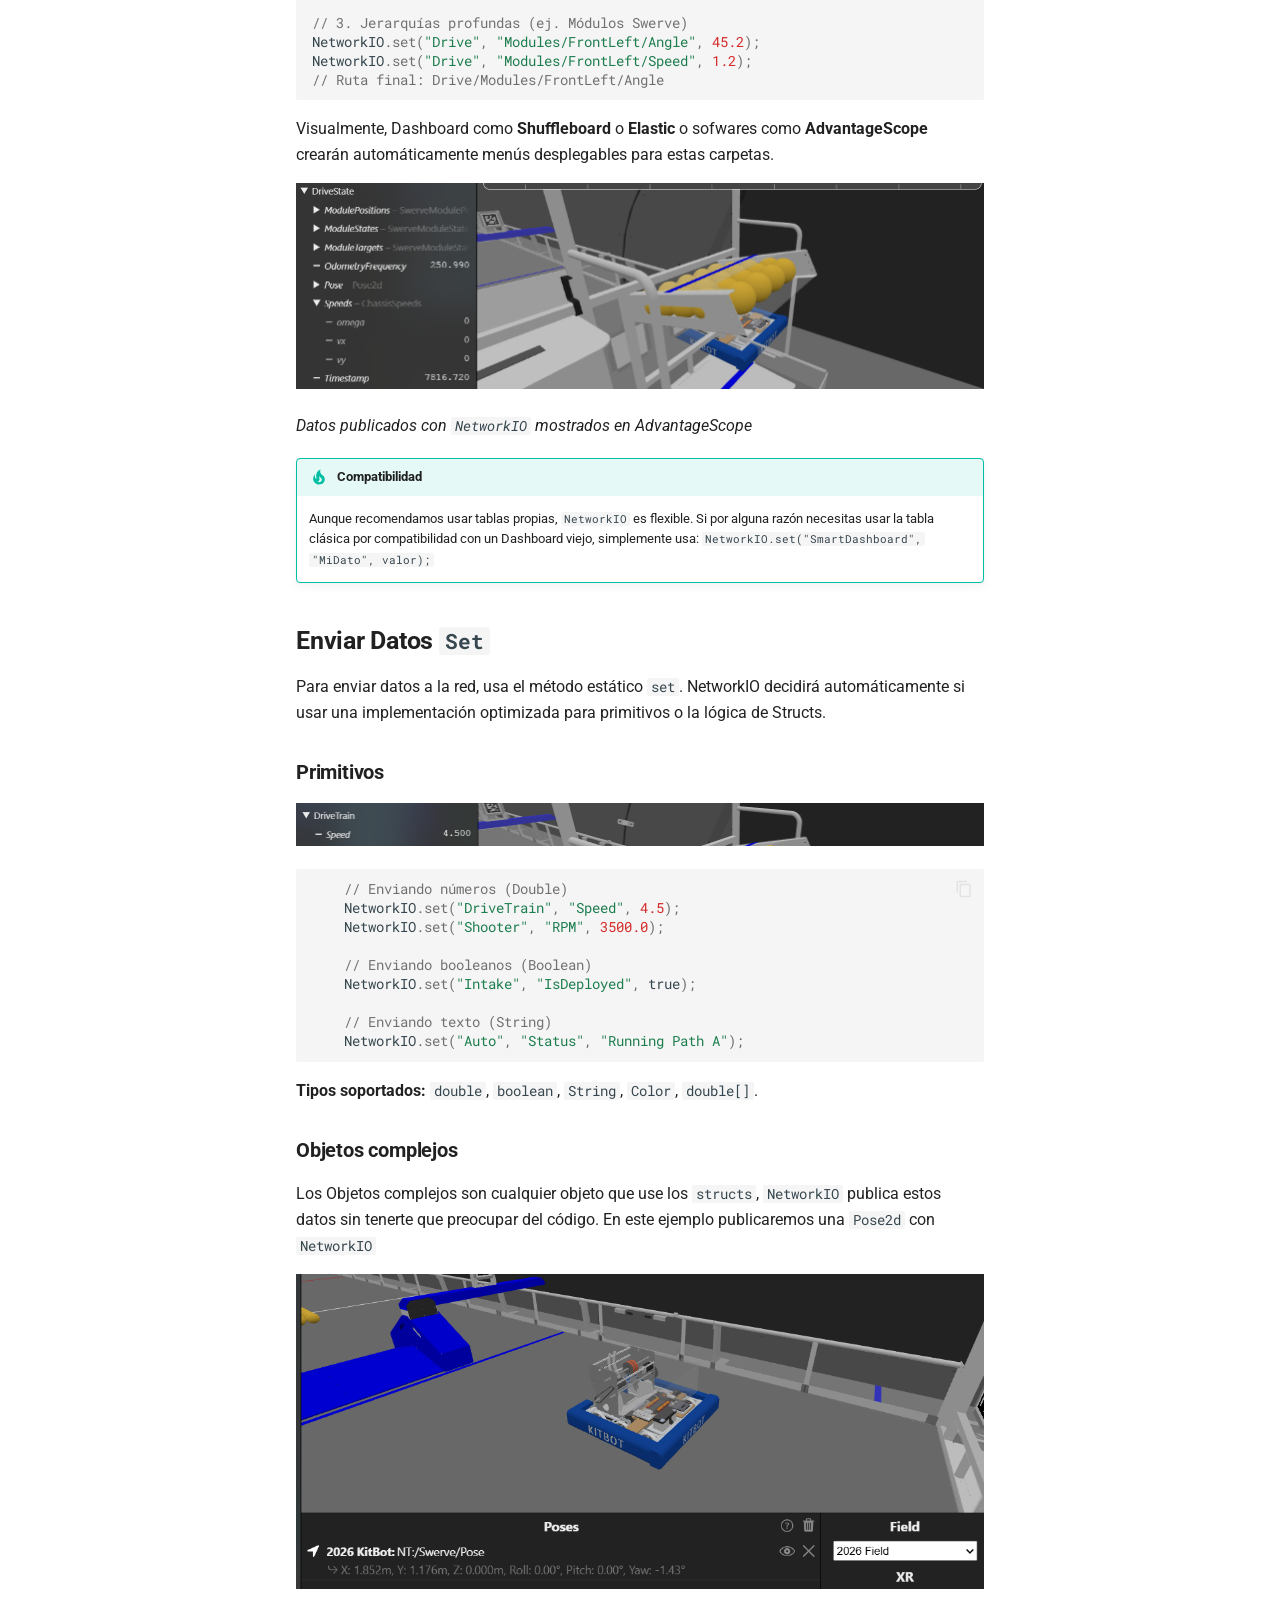
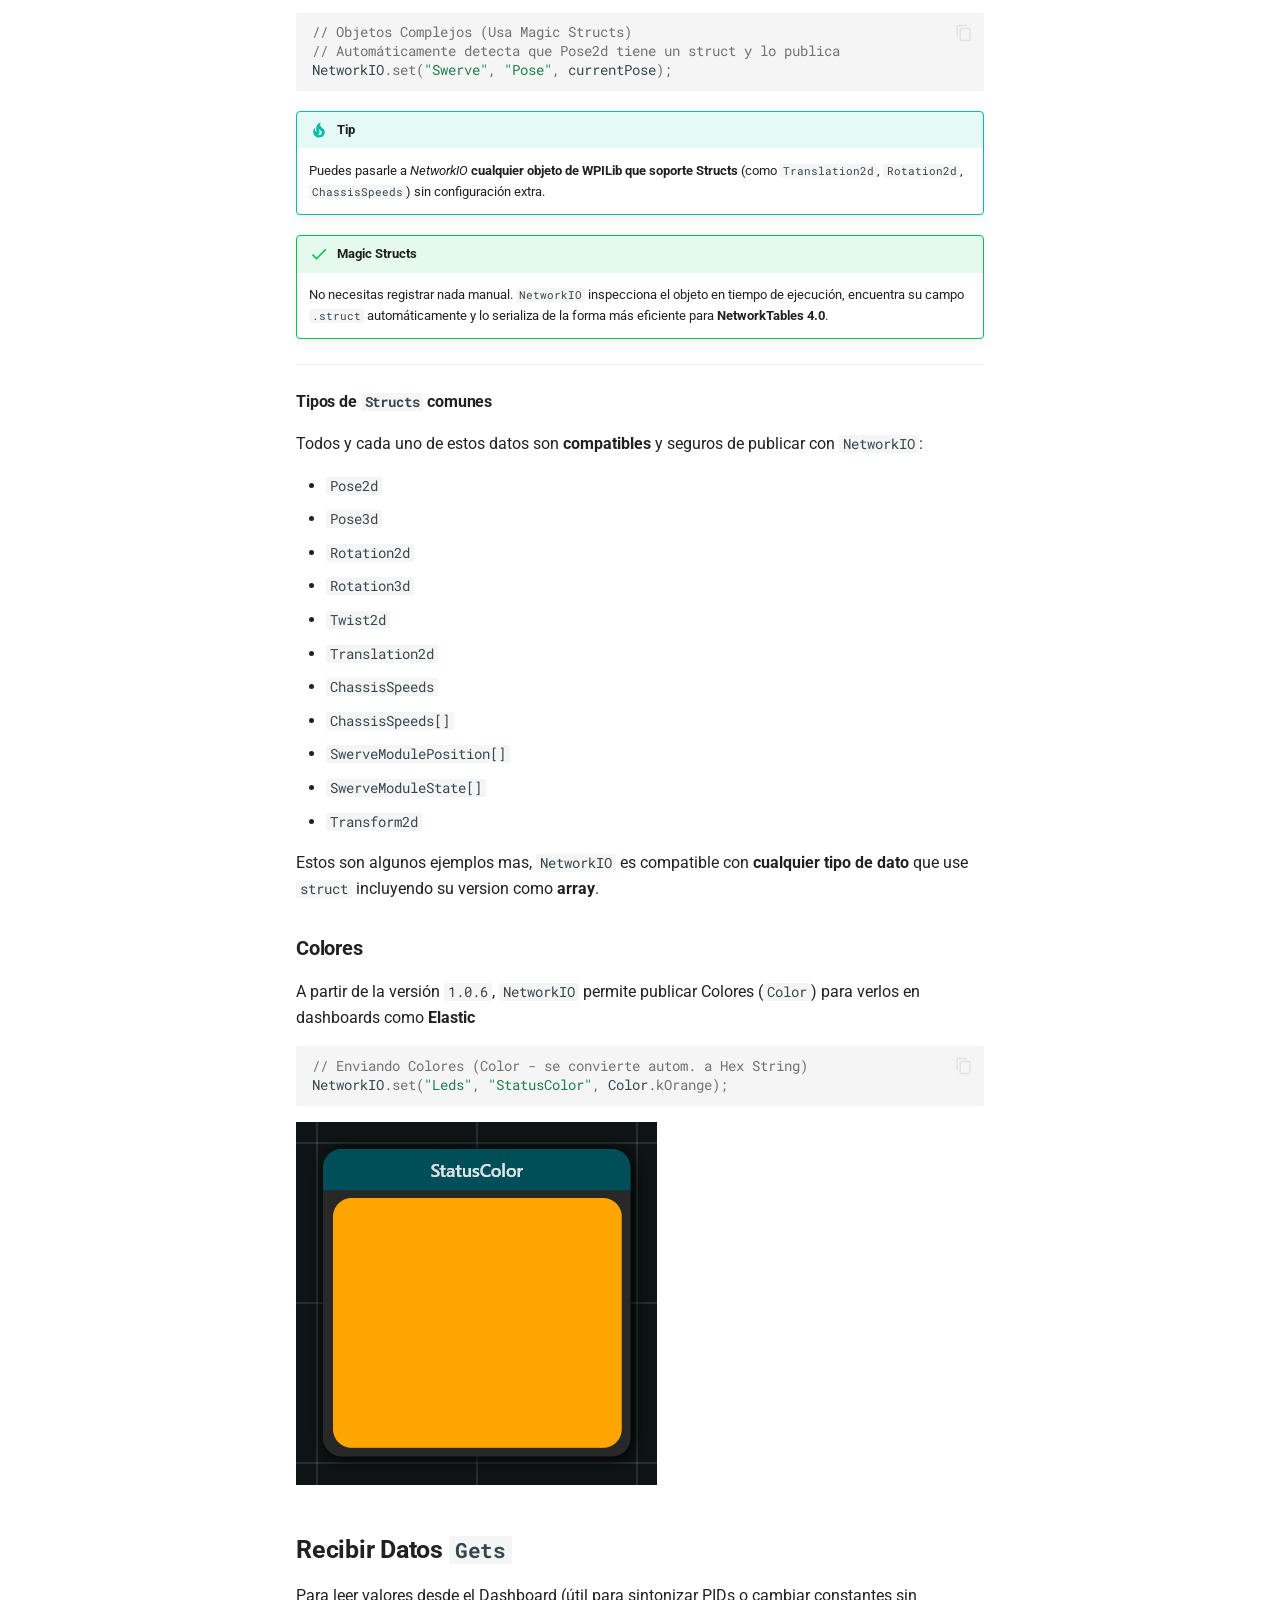
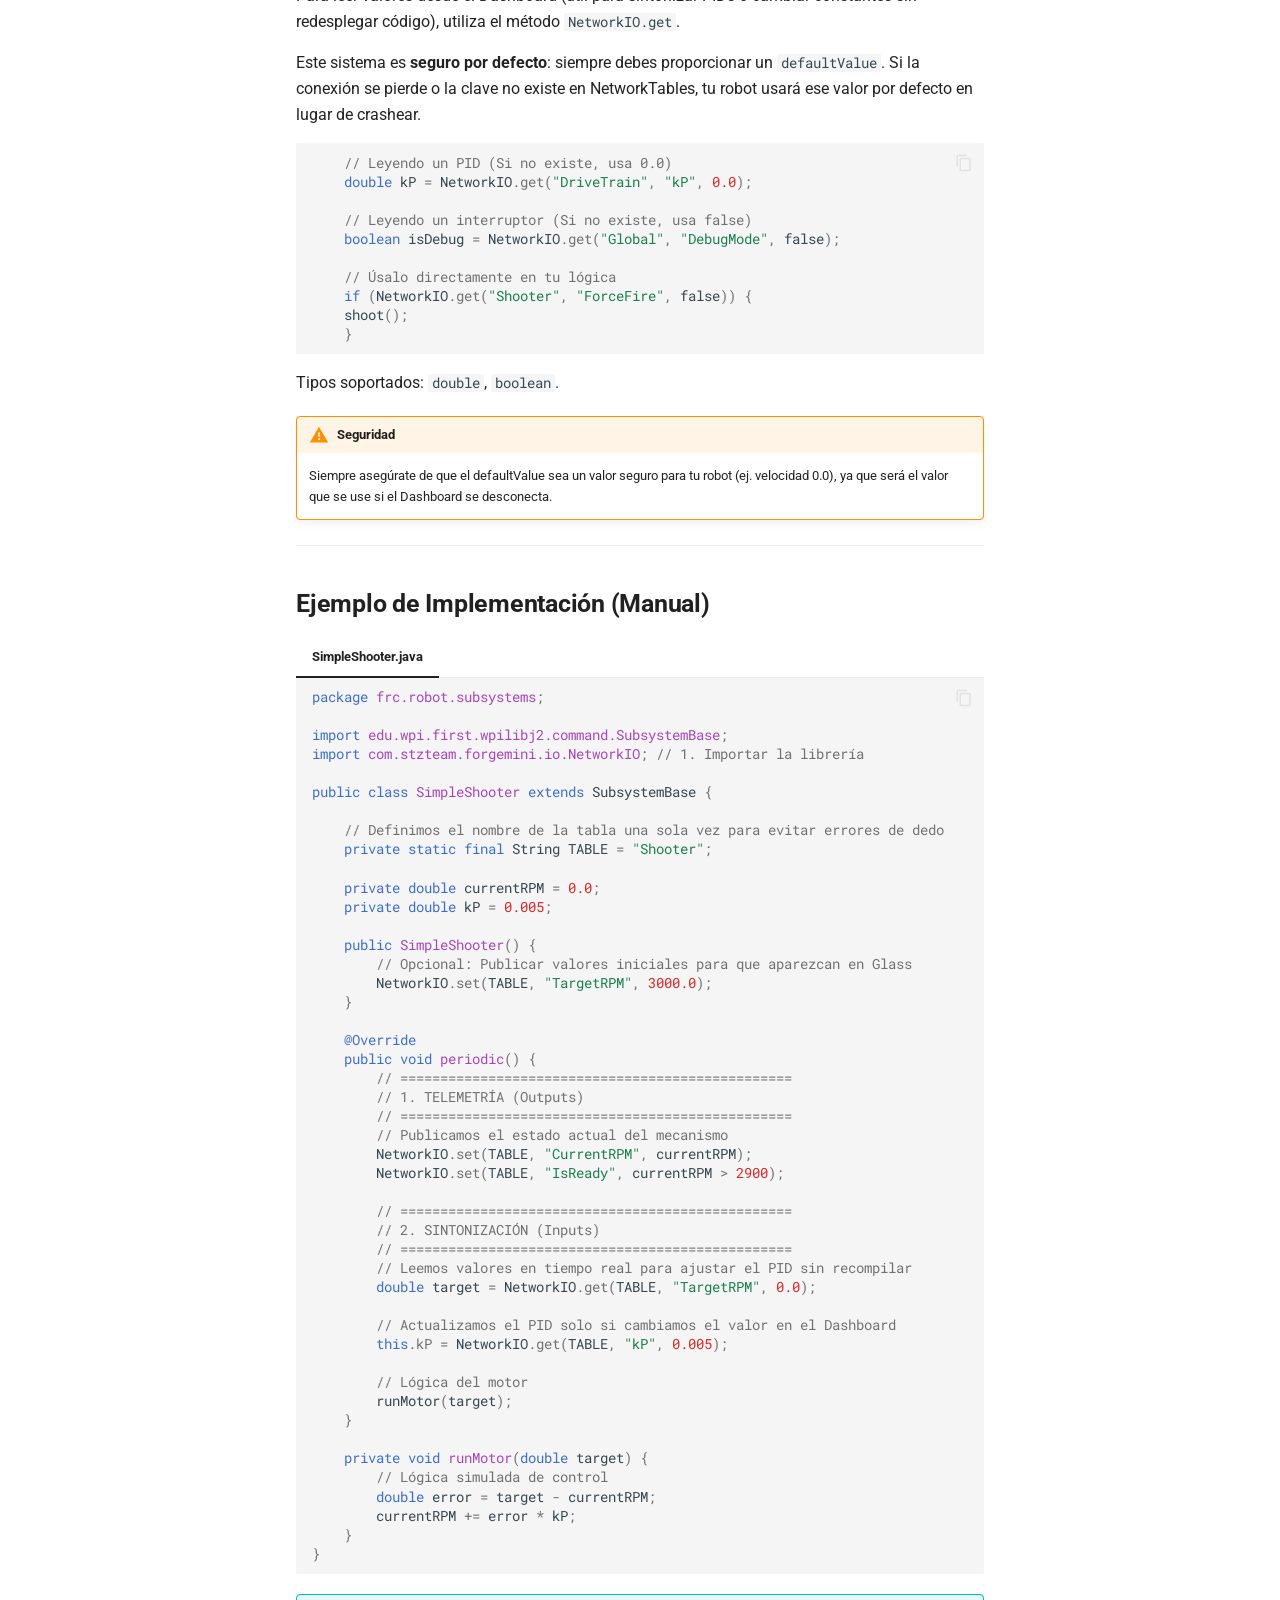
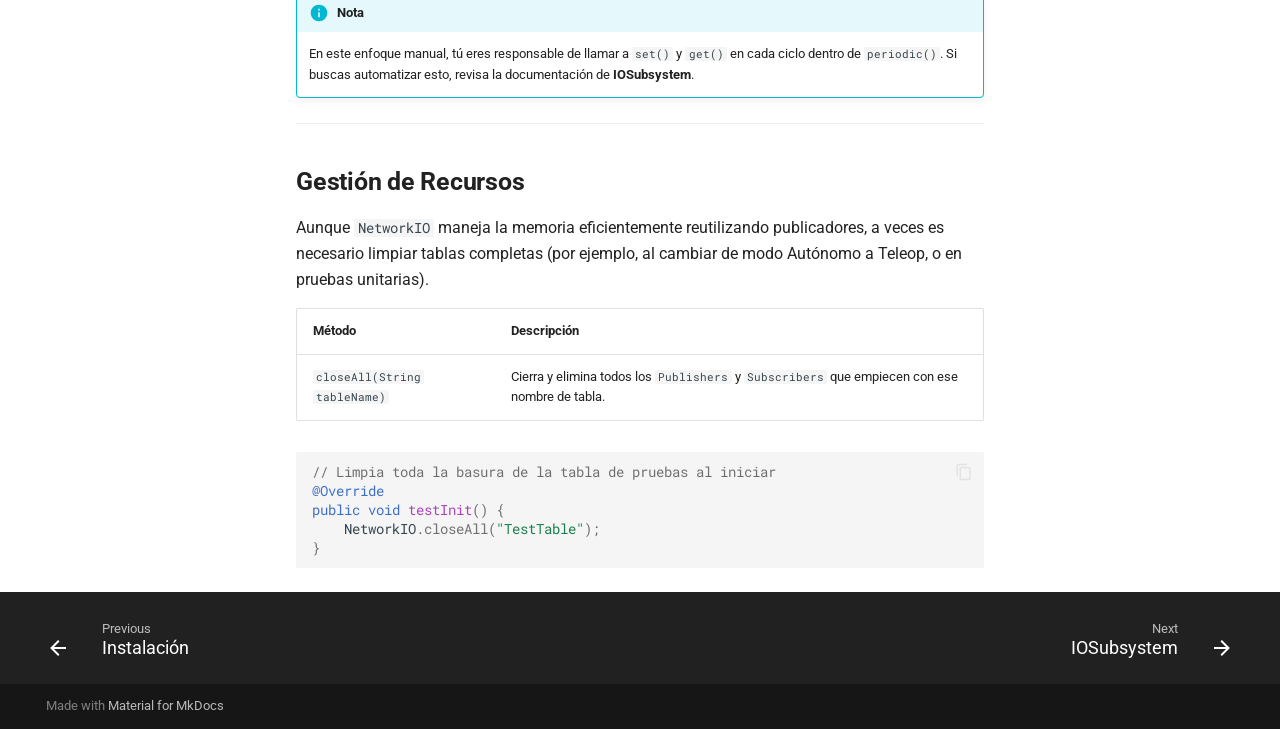
<file: guia/networkio/index.html>
<!doctype html>
<html lang="en" class="no-js">
  <head>
    
      <meta charset="utf-8">
      <meta name="viewport" content="width=device-width,initial-scale=1">
      
      
      
        <link rel="canonical" href="https://imcab.github.io/FORGEMiniDocs/guia/networkio/">
      
      
        <link rel="prev" href="../../instalacion/">
      
      
        <link rel="next" href="../iosubsystem/">
      
      
        
      
      
      <link rel="icon" href="../../assets/logo.png">
      <meta name="generator" content="mkdocs-1.6.1, mkdocs-material-9.7.1">
    
    
      
        <title>NetworkIO - ForgeMini</title>
      
    
    
      <link rel="stylesheet" href="../../assets/stylesheets/main.484c7ddc.min.css">
      
        
        <link rel="stylesheet" href="../../assets/stylesheets/palette.ab4e12ef.min.css">
      
      


    
    
      
    
    
      
        
        
        <link rel="preconnect" href="https://fonts.gstatic.com" crossorigin>
        <link rel="stylesheet" href="https://fonts.googleapis.com/css?family=Roboto:300,300i,400,400i,700,700i%7CRoboto+Mono:400,400i,700,700i&display=fallback">
        <style>:root{--md-text-font:"Roboto";--md-code-font:"Roboto Mono"}</style>
      
    
    
      <link rel="stylesheet" href="../../stylesheets/extra.css">
    
    <script>__md_scope=new URL("../..",location),__md_hash=e=>[...e].reduce(((e,_)=>(e<<5)-e+_.charCodeAt(0)),0),__md_get=(e,_=localStorage,t=__md_scope)=>JSON.parse(_.getItem(t.pathname+"."+e)),__md_set=(e,_,t=localStorage,a=__md_scope)=>{try{t.setItem(a.pathname+"."+e,JSON.stringify(_))}catch(e){}}</script>
    
      

    
    
  </head>
  
  
    
    
    
    
    
    <body dir="ltr" data-md-color-scheme="default" data-md-color-primary="white" data-md-color-accent="indigo">
  
    
    <input class="md-toggle" data-md-toggle="drawer" type="checkbox" id="__drawer" autocomplete="off">
    <input class="md-toggle" data-md-toggle="search" type="checkbox" id="__search" autocomplete="off">
    <label class="md-overlay" for="__drawer"></label>
    <div data-md-component="skip">
      
        
        <a href="#networkio" class="md-skip">
          Skip to content
        </a>
      
    </div>
    <div data-md-component="announce">
      
    </div>
    
    
      

<header class="md-header" data-md-component="header">
  <nav class="md-header__inner md-grid" aria-label="Header">
    <a href="../.." title="ForgeMini" class="md-header__button md-logo" aria-label="ForgeMini" data-md-component="logo">
      
  <img src="../../assets/logo.png" alt="logo">

    </a>
    <label class="md-header__button md-icon" for="__drawer">
      
      <svg xmlns="http://www.w3.org/2000/svg" viewBox="0 0 24 24"><path d="M3 6h18v2H3zm0 5h18v2H3zm0 5h18v2H3z"/></svg>
    </label>
    <div class="md-header__title" data-md-component="header-title">
      <div class="md-header__ellipsis">
        <div class="md-header__topic">
          <span class="md-ellipsis">
            ForgeMini
          </span>
        </div>
        <div class="md-header__topic" data-md-component="header-topic">
          <span class="md-ellipsis">
            
              NetworkIO
            
          </span>
        </div>
      </div>
    </div>
    
      
    
    
    
    
      
      
        <label class="md-header__button md-icon" for="__search">
          
          <svg xmlns="http://www.w3.org/2000/svg" viewBox="0 0 24 24"><path d="M9.5 3A6.5 6.5 0 0 1 16 9.5c0 1.61-.59 3.09-1.56 4.23l.27.27h.79l5 5-1.5 1.5-5-5v-.79l-.27-.27A6.52 6.52 0 0 1 9.5 16 6.5 6.5 0 0 1 3 9.5 6.5 6.5 0 0 1 9.5 3m0 2C7 5 5 7 5 9.5S7 14 9.5 14 14 12 14 9.5 12 5 9.5 5"/></svg>
        </label>
        <div class="md-search" data-md-component="search" role="dialog">
  <label class="md-search__overlay" for="__search"></label>
  <div class="md-search__inner" role="search">
    <form class="md-search__form" name="search">
      <input type="text" class="md-search__input" name="query" aria-label="Search" placeholder="Search" autocapitalize="off" autocorrect="off" autocomplete="off" spellcheck="false" data-md-component="search-query" required>
      <label class="md-search__icon md-icon" for="__search">
        
        <svg xmlns="http://www.w3.org/2000/svg" viewBox="0 0 24 24"><path d="M9.5 3A6.5 6.5 0 0 1 16 9.5c0 1.61-.59 3.09-1.56 4.23l.27.27h.79l5 5-1.5 1.5-5-5v-.79l-.27-.27A6.52 6.52 0 0 1 9.5 16 6.5 6.5 0 0 1 3 9.5 6.5 6.5 0 0 1 9.5 3m0 2C7 5 5 7 5 9.5S7 14 9.5 14 14 12 14 9.5 12 5 9.5 5"/></svg>
        
        <svg xmlns="http://www.w3.org/2000/svg" viewBox="0 0 24 24"><path d="M20 11v2H8l5.5 5.5-1.42 1.42L4.16 12l7.92-7.92L13.5 5.5 8 11z"/></svg>
      </label>
      <nav class="md-search__options" aria-label="Search">
        
        <button type="reset" class="md-search__icon md-icon" title="Clear" aria-label="Clear" tabindex="-1">
          
          <svg xmlns="http://www.w3.org/2000/svg" viewBox="0 0 24 24"><path d="M19 6.41 17.59 5 12 10.59 6.41 5 5 6.41 10.59 12 5 17.59 6.41 19 12 13.41 17.59 19 19 17.59 13.41 12z"/></svg>
        </button>
      </nav>
      
    </form>
    <div class="md-search__output">
      <div class="md-search__scrollwrap" tabindex="0" data-md-scrollfix>
        <div class="md-search-result" data-md-component="search-result">
          <div class="md-search-result__meta">
            Initializing search
          </div>
          <ol class="md-search-result__list" role="presentation"></ol>
        </div>
      </div>
    </div>
  </div>
</div>
      
    
    
  </nav>
  
</header>
    
    <div class="md-container" data-md-component="container">
      
      
        
          
            
<nav class="md-tabs" aria-label="Tabs" data-md-component="tabs">
  <div class="md-grid">
    <ul class="md-tabs__list">
      
        
  
  
  
  
    <li class="md-tabs__item">
      <a href="../.." class="md-tabs__link">
        
  
  
    
  
  Home

      </a>
    </li>
  

      
        
  
  
  
  
    <li class="md-tabs__item">
      <a href="../../instalacion/" class="md-tabs__link">
        
  
  
    
  
  Instalación

      </a>
    </li>
  

      
        
  
  
  
    
  
  
    
    
      
  
  
  
    
  
  
    
    
      <li class="md-tabs__item md-tabs__item--active">
        <a href="./" class="md-tabs__link">
          
  
  
  Guía

        </a>
      </li>
    
  

    
  

      
        
  
  
  
  
    <li class="md-tabs__item">
      <a href="https://imcab.github.io/FORGEmini/" class="md-tabs__link">
        
  
  
    
  
  API Reference

      </a>
    </li>
  

      
    </ul>
  </div>
</nav>
          
        
      
      <main class="md-main" data-md-component="main">
        <div class="md-main__inner md-grid">
          
            
              
              <div class="md-sidebar md-sidebar--primary" data-md-component="sidebar" data-md-type="navigation" >
                <div class="md-sidebar__scrollwrap">
                  <div class="md-sidebar__inner">
                    


  


<nav class="md-nav md-nav--primary md-nav--lifted" aria-label="Navigation" data-md-level="0">
  <label class="md-nav__title" for="__drawer">
    <a href="../.." title="ForgeMini" class="md-nav__button md-logo" aria-label="ForgeMini" data-md-component="logo">
      
  <img src="../../assets/logo.png" alt="logo">

    </a>
    ForgeMini
  </label>
  
  <ul class="md-nav__list" data-md-scrollfix>
    
      
      
  
  
  
  
    <li class="md-nav__item">
      <a href="../.." class="md-nav__link">
        
  
  
  <span class="md-ellipsis">
    
  
    Home
  

    
  </span>
  
  

      </a>
    </li>
  

    
      
      
  
  
  
  
    <li class="md-nav__item">
      <a href="../../instalacion/" class="md-nav__link">
        
  
  
  <span class="md-ellipsis">
    
  
    Instalación
  

    
  </span>
  
  

      </a>
    </li>
  

    
      
      
  
  
    
  
  
  
    
    
    
    
      
        
        
      
      
        
      
    
    
    <li class="md-nav__item md-nav__item--active md-nav__item--section md-nav__item--nested">
      
        
        
        <input class="md-nav__toggle md-toggle " type="checkbox" id="__nav_3" checked>
        
          
          <label class="md-nav__link" for="__nav_3" id="__nav_3_label" tabindex="">
            
  
  
  <span class="md-ellipsis">
    
  
    Guía
  

    
  </span>
  
  

            <span class="md-nav__icon md-icon"></span>
          </label>
        
        <nav class="md-nav" data-md-level="1" aria-labelledby="__nav_3_label" aria-expanded="true">
          <label class="md-nav__title" for="__nav_3">
            <span class="md-nav__icon md-icon"></span>
            
  
    Guía
  

          </label>
          <ul class="md-nav__list" data-md-scrollfix>
            
              
                
  
  
    
  
  
  
    
    
    
    
      
      
        
          
          
        
      
    
    
    <li class="md-nav__item md-nav__item--active md-nav__item--section md-nav__item--nested">
      
        
        
        <input class="md-nav__toggle md-toggle " type="checkbox" id="__nav_3_1" checked>
        
          
          <label class="md-nav__link" for="__nav_3_1" id="__nav_3_1_label" tabindex="">
            
  
  
  <span class="md-ellipsis">
    
  
    IO
  

    
  </span>
  
  

            <span class="md-nav__icon md-icon"></span>
          </label>
        
        <nav class="md-nav" data-md-level="2" aria-labelledby="__nav_3_1_label" aria-expanded="true">
          <label class="md-nav__title" for="__nav_3_1">
            <span class="md-nav__icon md-icon"></span>
            
  
    IO
  

          </label>
          <ul class="md-nav__list" data-md-scrollfix>
            
              
                
  
  
    
  
  
  
    <li class="md-nav__item md-nav__item--active">
      
      <input class="md-nav__toggle md-toggle" type="checkbox" id="__toc">
      
      
        
      
      
        <label class="md-nav__link md-nav__link--active" for="__toc">
          
  
  
  <span class="md-ellipsis">
    
  
    NetworkIO
  

    
  </span>
  
  

          <span class="md-nav__icon md-icon"></span>
        </label>
      
      <a href="./" class="md-nav__link md-nav__link--active">
        
  
  
  <span class="md-ellipsis">
    
  
    NetworkIO
  

    
  </span>
  
  

      </a>
      
        

<nav class="md-nav md-nav--secondary" aria-label="Table of contents">
  
  
  
    
  
  
    <label class="md-nav__title" for="__toc">
      <span class="md-nav__icon md-icon"></span>
      Table of contents
    </label>
    <ul class="md-nav__list" data-md-component="toc" data-md-scrollfix>
      
        <li class="md-nav__item">
  <a href="#organizacion-modular" class="md-nav__link">
    <span class="md-ellipsis">
      
        Organización Modular
      
    </span>
  </a>
  
    <nav class="md-nav" aria-label="Organización Modular">
      <ul class="md-nav__list">
        
          <li class="md-nav__item">
  <a href="#ventajas-de-las-tablas-propias" class="md-nav__link">
    <span class="md-ellipsis">
      
        Ventajas de las Tablas Propias
      
    </span>
  </a>
  
</li>
        
          <li class="md-nav__item">
  <a href="#subdirectorios-y-jerarquias" class="md-nav__link">
    <span class="md-ellipsis">
      
        Subdirectorios y Jerarquías
      
    </span>
  </a>
  
</li>
        
      </ul>
    </nav>
  
</li>
      
        <li class="md-nav__item">
  <a href="#enviar-datos-set" class="md-nav__link">
    <span class="md-ellipsis">
      
        Enviar Datos Set
      
    </span>
  </a>
  
    <nav class="md-nav" aria-label="Enviar Datos Set">
      <ul class="md-nav__list">
        
          <li class="md-nav__item">
  <a href="#primitivos" class="md-nav__link">
    <span class="md-ellipsis">
      
        Primitivos
      
    </span>
  </a>
  
</li>
        
          <li class="md-nav__item">
  <a href="#objetos-complejos" class="md-nav__link">
    <span class="md-ellipsis">
      
        Objetos complejos
      
    </span>
  </a>
  
    <nav class="md-nav" aria-label="Objetos complejos">
      <ul class="md-nav__list">
        
          <li class="md-nav__item">
  <a href="#tipos-de-structs-comunes" class="md-nav__link">
    <span class="md-ellipsis">
      
        Tipos de Structs comunes
      
    </span>
  </a>
  
</li>
        
      </ul>
    </nav>
  
</li>
        
          <li class="md-nav__item">
  <a href="#colores" class="md-nav__link">
    <span class="md-ellipsis">
      
        Colores
      
    </span>
  </a>
  
</li>
        
      </ul>
    </nav>
  
</li>
      
        <li class="md-nav__item">
  <a href="#recibir-datos-gets" class="md-nav__link">
    <span class="md-ellipsis">
      
        Recibir Datos Gets
      
    </span>
  </a>
  
</li>
      
        <li class="md-nav__item">
  <a href="#ejemplo-de-implementacion-manual" class="md-nav__link">
    <span class="md-ellipsis">
      
        Ejemplo de Implementación (Manual)
      
    </span>
  </a>
  
</li>
      
        <li class="md-nav__item">
  <a href="#gestion-de-recursos" class="md-nav__link">
    <span class="md-ellipsis">
      
        Gestión de Recursos
      
    </span>
  </a>
  
</li>
      
    </ul>
  
</nav>
      
    </li>
  

              
            
              
                
  
  
  
  
    <li class="md-nav__item">
      <a href="../iosubsystem/" class="md-nav__link">
        
  
  
  <span class="md-ellipsis">
    
  
    IOSubsystem
  

    
  </span>
  
  

      </a>
    </li>
  

              
            
          </ul>
        </nav>
      
    </li>
  

              
            
              
                
  
  
  
  
    
    
    
    
      
      
        
          
          
        
      
    
    
    <li class="md-nav__item md-nav__item--section md-nav__item--nested">
      
        
        
        <input class="md-nav__toggle md-toggle " type="checkbox" id="__nav_3_2" >
        
          
          <label class="md-nav__link" for="__nav_3_2" id="__nav_3_2_label" tabindex="">
            
  
  
  <span class="md-ellipsis">
    
  
    Anotaciones
  

    
  </span>
  
  

            <span class="md-nav__icon md-icon"></span>
          </label>
        
        <nav class="md-nav" data-md-level="2" aria-labelledby="__nav_3_2_label" aria-expanded="false">
          <label class="md-nav__title" for="__nav_3_2">
            <span class="md-nav__icon md-icon"></span>
            
  
    Anotaciones
  

          </label>
          <ul class="md-nav__list" data-md-scrollfix>
            
              
                
  
  
  
  
    <li class="md-nav__item">
      <a href="../anotaciones/signal/" class="md-nav__link">
        
  
  
  <span class="md-ellipsis">
    
  
    @Signal
  

    
  </span>
  
  

      </a>
    </li>
  

              
            
              
                
  
  
  
  
    <li class="md-nav__item">
      <a href="../anotaciones/tunable/" class="md-nav__link">
        
  
  
  <span class="md-ellipsis">
    
  
    @Tunable
  

    
  </span>
  
  

      </a>
    </li>
  

              
            
          </ul>
        </nav>
      
    </li>
  

              
            
              
                
  
  
  
  
    
    
    
    
      
      
        
          
          
        
      
    
    
    <li class="md-nav__item md-nav__item--section md-nav__item--nested">
      
        
        
        <input class="md-nav__toggle md-toggle " type="checkbox" id="__nav_3_3" >
        
          
          <label class="md-nav__link" for="__nav_3_3" id="__nav_3_3_label" tabindex="">
            
  
  
  <span class="md-ellipsis">
    
  
    SmartChooser
  

    
  </span>
  
  

            <span class="md-nav__icon md-icon"></span>
          </label>
        
        <nav class="md-nav" data-md-level="2" aria-labelledby="__nav_3_3_label" aria-expanded="false">
          <label class="md-nav__title" for="__nav_3_3">
            <span class="md-nav__icon md-icon"></span>
            
  
    SmartChooser
  

          </label>
          <ul class="md-nav__list" data-md-scrollfix>
            
              
                
  
  
  
  
    <li class="md-nav__item">
      <a href="../sendable/" class="md-nav__link">
        
  
  
  <span class="md-ellipsis">
    
  
    SmartChooser
  

    
  </span>
  
  

      </a>
    </li>
  

              
            
          </ul>
        </nav>
      
    </li>
  

              
            
          </ul>
        </nav>
      
    </li>
  

    
      
      
  
  
  
  
    <li class="md-nav__item">
      <a href="https://imcab.github.io/FORGEmini/" class="md-nav__link">
        
  
  
  <span class="md-ellipsis">
    
  
    API Reference
  

    
  </span>
  
  

      </a>
    </li>
  

    
  </ul>
</nav>
                  </div>
                </div>
              </div>
            
            
              
              <div class="md-sidebar md-sidebar--secondary" data-md-component="sidebar" data-md-type="toc" >
                <div class="md-sidebar__scrollwrap">
                  <div class="md-sidebar__inner">
                    

<nav class="md-nav md-nav--secondary" aria-label="Table of contents">
  
  
  
    
  
  
    <label class="md-nav__title" for="__toc">
      <span class="md-nav__icon md-icon"></span>
      Table of contents
    </label>
    <ul class="md-nav__list" data-md-component="toc" data-md-scrollfix>
      
        <li class="md-nav__item">
  <a href="#organizacion-modular" class="md-nav__link">
    <span class="md-ellipsis">
      
        Organización Modular
      
    </span>
  </a>
  
    <nav class="md-nav" aria-label="Organización Modular">
      <ul class="md-nav__list">
        
          <li class="md-nav__item">
  <a href="#ventajas-de-las-tablas-propias" class="md-nav__link">
    <span class="md-ellipsis">
      
        Ventajas de las Tablas Propias
      
    </span>
  </a>
  
</li>
        
          <li class="md-nav__item">
  <a href="#subdirectorios-y-jerarquias" class="md-nav__link">
    <span class="md-ellipsis">
      
        Subdirectorios y Jerarquías
      
    </span>
  </a>
  
</li>
        
      </ul>
    </nav>
  
</li>
      
        <li class="md-nav__item">
  <a href="#enviar-datos-set" class="md-nav__link">
    <span class="md-ellipsis">
      
        Enviar Datos Set
      
    </span>
  </a>
  
    <nav class="md-nav" aria-label="Enviar Datos Set">
      <ul class="md-nav__list">
        
          <li class="md-nav__item">
  <a href="#primitivos" class="md-nav__link">
    <span class="md-ellipsis">
      
        Primitivos
      
    </span>
  </a>
  
</li>
        
          <li class="md-nav__item">
  <a href="#objetos-complejos" class="md-nav__link">
    <span class="md-ellipsis">
      
        Objetos complejos
      
    </span>
  </a>
  
    <nav class="md-nav" aria-label="Objetos complejos">
      <ul class="md-nav__list">
        
          <li class="md-nav__item">
  <a href="#tipos-de-structs-comunes" class="md-nav__link">
    <span class="md-ellipsis">
      
        Tipos de Structs comunes
      
    </span>
  </a>
  
</li>
        
      </ul>
    </nav>
  
</li>
        
          <li class="md-nav__item">
  <a href="#colores" class="md-nav__link">
    <span class="md-ellipsis">
      
        Colores
      
    </span>
  </a>
  
</li>
        
      </ul>
    </nav>
  
</li>
      
        <li class="md-nav__item">
  <a href="#recibir-datos-gets" class="md-nav__link">
    <span class="md-ellipsis">
      
        Recibir Datos Gets
      
    </span>
  </a>
  
</li>
      
        <li class="md-nav__item">
  <a href="#ejemplo-de-implementacion-manual" class="md-nav__link">
    <span class="md-ellipsis">
      
        Ejemplo de Implementación (Manual)
      
    </span>
  </a>
  
</li>
      
        <li class="md-nav__item">
  <a href="#gestion-de-recursos" class="md-nav__link">
    <span class="md-ellipsis">
      
        Gestión de Recursos
      
    </span>
  </a>
  
</li>
      
    </ul>
  
</nav>
                  </div>
                </div>
              </div>
            
          
          
            <div class="md-content" data-md-component="content">
              
              <article class="md-content__inner md-typeset">
                
                  



<h1 id="networkio">NetworkIO</h1>
<p><strong>NetworkIO</strong> es el motor estático de bajo nivel que maneja la comunicación entre el Robot y la red.</p>
<p>A diferencia de la implementación estándar de WPILib, esta clase administra automáticamente el ciclo de vida de los <code>Publishers</code> y <code>Subscribers</code> usando un sistema de <strong>Caché Inteligente</strong>, evitando la creación costosa de objetos en cada ciclo.</p>
<hr />
<h2 id="organizacion-modular"><strong>Organización Modular</strong></h2>
<p>Una de las filosofías de <strong>ForgeMini</strong> es mantener la arquitectura de datos limpia y estructurada. </p>
<p>En lugar de volcar todos los datos en la tabla <code>SmartDashboard</code> (que suele convertirse en un "cajón de desastre" desordenado), <strong>NetworkIO</strong> fomenta la creación de tablas raíz dedicadas para cada subsistema.</p>
<h3 id="ventajas-de-las-tablas-propias"><strong>Ventajas de las Tablas Propias</strong></h3>
<p>Al usar <code>NetworkIO.set("DriveTrain", ...)</code> o <code>NetworkIO.set("Shooter", ...)</code> obtienes:</p>
<ol>
<li><strong>Jerarquía Profesional:</strong> Tus datos se ven organizados lógicamente en herramientas como <strong>Glass</strong> o <strong><a href="https://docs.advantagescope.org/">AdvantageScope</a></strong>.</li>
<li><strong>Depuración Focalizada:</strong> Si solo quieres ver qué pasa con el sistema de visión, abres la tabla <code>Vision</code> y no te distraes con 50 variables del chasis.</li>
<li><strong>Ancho de Banda Optimizado (NT4):</strong> Las herramientas pueden suscribirse solo a la tabla <code>/Shooter</code> sin consumir recursos recibiendo datos innecesarios de otros sistemas.</li>
</ol>
<div class="tabbed-set tabbed-alternate" data-tabs="1:2"><input checked="checked" id="__tabbed_1_1" name="__tabbed_1" type="radio" /><input id="__tabbed_1_2" name="__tabbed_1" type="radio" /><div class="tabbed-labels"><label for="__tabbed_1_1">Estructura ForgeMini (Recomendada)</label><label for="__tabbed_1_2">Estructura Clásica (No recomendada)</label></div>
<div class="tabbed-content">
<div class="tabbed-block">
<p>Tablas independientes en la raíz:</p>
<div class="highlight"><pre><span></span><code><a id="__codelineno-0-1" name="__codelineno-0-1" href="#__codelineno-0-1"></a>NetworkTables Root
<a id="__codelineno-0-2" name="__codelineno-0-2" href="#__codelineno-0-2"></a>├── DriveTrain/          &lt;-- Limpio y aislado
<a id="__codelineno-0-3" name="__codelineno-0-3" href="#__codelineno-0-3"></a>│   ├── Pose
<a id="__codelineno-0-4" name="__codelineno-0-4" href="#__codelineno-0-4"></a>│   └── Velocity
<a id="__codelineno-0-5" name="__codelineno-0-5" href="#__codelineno-0-5"></a>├── Shooter/             &lt;-- Limpio y aislado
<a id="__codelineno-0-6" name="__codelineno-0-6" href="#__codelineno-0-6"></a>│   ├── RPM
<a id="__codelineno-0-7" name="__codelineno-0-7" href="#__codelineno-0-7"></a>│   └── IsReady
<a id="__codelineno-0-8" name="__codelineno-0-8" href="#__codelineno-0-8"></a>└── Vision/              &lt;-- Limpio y aislado
<a id="__codelineno-0-9" name="__codelineno-0-9" href="#__codelineno-0-9"></a>    └── Targets
</code></pre></div>
</div>
<div class="tabbed-block">
<p>Todo mezclado en SmartDashboard:</p>
<div class="highlight"><pre><span></span><code><a id="__codelineno-1-1" name="__codelineno-1-1" href="#__codelineno-1-1"></a>NetworkTables Root
<a id="__codelineno-1-2" name="__codelineno-1-2" href="#__codelineno-1-2"></a>└── SmartDashboard/
<a id="__codelineno-1-3" name="__codelineno-1-3" href="#__codelineno-1-3"></a>    ├── Drive_Pose       &lt;-- Desordenado
<a id="__codelineno-1-4" name="__codelineno-1-4" href="#__codelineno-1-4"></a>    ├── Drive_Velocity   &lt;-- Desordenado
<a id="__codelineno-1-5" name="__codelineno-1-5" href="#__codelineno-1-5"></a>    ├── Shooter_RPM      &lt;-- Desordenado
<a id="__codelineno-1-6" name="__codelineno-1-6" href="#__codelineno-1-6"></a>    ├── Vision_Targets   &lt;-- Desordenado
<a id="__codelineno-1-7" name="__codelineno-1-7" href="#__codelineno-1-7"></a>    └── Auto_Mode
</code></pre></div>
</div>
</div>
</div>
<h3 id="subdirectorios-y-jerarquias"><strong>Subdirectorios y Jerarquías</strong></h3>
<p>NetworkTables 4 soporta carpetas anidadas de forma nativa. <strong>NetworkIO</strong> te permite organizar datos complejos dentro de un mismo subsistema usando el separador <code>/</code> en el nombre de la clave.</p>
<p>Esto es increíblemente útil para agrupar datos relacionados (como PID, Odometría o Estado de Motores) sin ensuciar la vista principal.</p>
<div class="highlight"><pre><span></span><code><a id="__codelineno-2-1" name="__codelineno-2-1" href="#__codelineno-2-1"></a><span class="c1">// 1. Datos generales en la raíz del subsistema</span>
<a id="__codelineno-2-2" name="__codelineno-2-2" href="#__codelineno-2-2"></a><span class="n">NetworkIO</span><span class="p">.</span><span class="na">set</span><span class="p">(</span><span class="s">&quot;Drive&quot;</span><span class="p">,</span><span class="w"> </span><span class="s">&quot;MaxSpeed&quot;</span><span class="p">,</span><span class="w"> </span><span class="mf">4.5</span><span class="p">);</span>
<a id="__codelineno-2-3" name="__codelineno-2-3" href="#__codelineno-2-3"></a><span class="c1">// Ruta final: Drive/MaxSpeed</span>
<a id="__codelineno-2-4" name="__codelineno-2-4" href="#__codelineno-2-4"></a>
<a id="__codelineno-2-5" name="__codelineno-2-5" href="#__codelineno-2-5"></a><span class="c1">// 2. Agrupando datos de Odometría en una subcarpeta</span>
<a id="__codelineno-2-6" name="__codelineno-2-6" href="#__codelineno-2-6"></a><span class="n">NetworkIO</span><span class="p">.</span><span class="na">set</span><span class="p">(</span><span class="s">&quot;Drive&quot;</span><span class="p">,</span><span class="w"> </span><span class="s">&quot;Odometry/IsReady&quot;</span><span class="p">,</span><span class="w"> </span><span class="kc">true</span><span class="p">);</span>
<a id="__codelineno-2-7" name="__codelineno-2-7" href="#__codelineno-2-7"></a><span class="n">NetworkIO</span><span class="p">.</span><span class="na">set</span><span class="p">(</span><span class="s">&quot;Drive&quot;</span><span class="p">,</span><span class="w"> </span><span class="s">&quot;Odometry/Frequency&quot;</span><span class="p">,</span><span class="w"> </span><span class="mf">50.0</span><span class="p">);</span>
<a id="__codelineno-2-8" name="__codelineno-2-8" href="#__codelineno-2-8"></a><span class="c1">// Ruta final: Drive/Odometry/Frequency</span>
<a id="__codelineno-2-9" name="__codelineno-2-9" href="#__codelineno-2-9"></a>
<a id="__codelineno-2-10" name="__codelineno-2-10" href="#__codelineno-2-10"></a><span class="c1">// 3. Jerarquías profundas (ej. Módulos Swerve)</span>
<a id="__codelineno-2-11" name="__codelineno-2-11" href="#__codelineno-2-11"></a><span class="n">NetworkIO</span><span class="p">.</span><span class="na">set</span><span class="p">(</span><span class="s">&quot;Drive&quot;</span><span class="p">,</span><span class="w"> </span><span class="s">&quot;Modules/FrontLeft/Angle&quot;</span><span class="p">,</span><span class="w"> </span><span class="mf">45.2</span><span class="p">);</span>
<a id="__codelineno-2-12" name="__codelineno-2-12" href="#__codelineno-2-12"></a><span class="n">NetworkIO</span><span class="p">.</span><span class="na">set</span><span class="p">(</span><span class="s">&quot;Drive&quot;</span><span class="p">,</span><span class="w"> </span><span class="s">&quot;Modules/FrontLeft/Speed&quot;</span><span class="p">,</span><span class="w"> </span><span class="mf">1.2</span><span class="p">);</span>
<a id="__codelineno-2-13" name="__codelineno-2-13" href="#__codelineno-2-13"></a><span class="c1">// Ruta final: Drive/Modules/FrontLeft/Angle</span>
</code></pre></div>
<p>Visualmente, Dashboard como <strong>Shuffleboard</strong> o <strong>Elastic</strong> o sofwares como <strong>AdvantageScope</strong> crearán automáticamente menús desplegables para estas carpetas.</p>
<p><img alt="AdvantageScope" src="../../assets/advantage.png" /></p>
<p><em>Datos publicados con <code>NetworkIO</code> mostrados en AdvantageScope</em></p>
<div class="admonition tip">
<p class="admonition-title">Compatibilidad</p>
<p>Aunque recomendamos usar tablas propias, <code>NetworkIO</code> es flexible. Si por alguna razón necesitas usar la tabla clásica por compatibilidad con un Dashboard viejo, simplemente usa:
<code>NetworkIO.set("SmartDashboard", "MiDato", valor);</code></p>
</div>
<h2 id="enviar-datos-set"><strong>Enviar Datos <code>Set</code></strong></h2>
<p>Para enviar datos a la red, usa el método estático <code>set</code>. NetworkIO decidirá automáticamente si usar una implementación optimizada para primitivos o la lógica de Structs.</p>
<h3 id="primitivos"><strong>Primitivos</strong></h3>
<p><img alt="Robot" src="../../assets/speed.png" /></p>
<div class="highlight"><pre><span></span><code><a id="__codelineno-3-1" name="__codelineno-3-1" href="#__codelineno-3-1"></a><span class="w">    </span><span class="c1">// Enviando números (Double)</span>
<a id="__codelineno-3-2" name="__codelineno-3-2" href="#__codelineno-3-2"></a><span class="w">    </span><span class="n">NetworkIO</span><span class="p">.</span><span class="na">set</span><span class="p">(</span><span class="s">&quot;DriveTrain&quot;</span><span class="p">,</span><span class="w"> </span><span class="s">&quot;Speed&quot;</span><span class="p">,</span><span class="w"> </span><span class="mf">4.5</span><span class="p">);</span>
<a id="__codelineno-3-3" name="__codelineno-3-3" href="#__codelineno-3-3"></a><span class="w">    </span><span class="n">NetworkIO</span><span class="p">.</span><span class="na">set</span><span class="p">(</span><span class="s">&quot;Shooter&quot;</span><span class="p">,</span><span class="w"> </span><span class="s">&quot;RPM&quot;</span><span class="p">,</span><span class="w"> </span><span class="mf">3500.0</span><span class="p">);</span>
<a id="__codelineno-3-4" name="__codelineno-3-4" href="#__codelineno-3-4"></a>
<a id="__codelineno-3-5" name="__codelineno-3-5" href="#__codelineno-3-5"></a><span class="w">    </span><span class="c1">// Enviando booleanos (Boolean)</span>
<a id="__codelineno-3-6" name="__codelineno-3-6" href="#__codelineno-3-6"></a><span class="w">    </span><span class="n">NetworkIO</span><span class="p">.</span><span class="na">set</span><span class="p">(</span><span class="s">&quot;Intake&quot;</span><span class="p">,</span><span class="w"> </span><span class="s">&quot;IsDeployed&quot;</span><span class="p">,</span><span class="w"> </span><span class="kc">true</span><span class="p">);</span>
<a id="__codelineno-3-7" name="__codelineno-3-7" href="#__codelineno-3-7"></a>
<a id="__codelineno-3-8" name="__codelineno-3-8" href="#__codelineno-3-8"></a><span class="w">    </span><span class="c1">// Enviando texto (String)</span>
<a id="__codelineno-3-9" name="__codelineno-3-9" href="#__codelineno-3-9"></a><span class="w">    </span><span class="n">NetworkIO</span><span class="p">.</span><span class="na">set</span><span class="p">(</span><span class="s">&quot;Auto&quot;</span><span class="p">,</span><span class="w"> </span><span class="s">&quot;Status&quot;</span><span class="p">,</span><span class="w"> </span><span class="s">&quot;Running Path A&quot;</span><span class="p">);</span>
</code></pre></div>
<p><strong>Tipos soportados:</strong> <code>double</code>, <code>boolean</code>, <code>String</code>, <code>Color</code>, <code>double[]</code>.</p>
<h3 id="objetos-complejos"><strong>Objetos complejos</strong></h3>
<p>Los Objetos complejos son cualquier objeto que use los <code>structs</code>, <code>NetworkIO</code> publica estos datos sin tenerte que preocupar del código. En este ejemplo publicaremos una <code>Pose2d</code> con <code>NetworkIO</code></p>
<p><img alt="Robot" src="../../assets/bot.png" /></p>
<div class="highlight"><pre><span></span><code><a id="__codelineno-4-1" name="__codelineno-4-1" href="#__codelineno-4-1"></a><span class="c1">// Objetos Complejos (Usa Magic Structs)</span>
<a id="__codelineno-4-2" name="__codelineno-4-2" href="#__codelineno-4-2"></a><span class="c1">// Automáticamente detecta que Pose2d tiene un struct y lo publica</span>
<a id="__codelineno-4-3" name="__codelineno-4-3" href="#__codelineno-4-3"></a><span class="n">NetworkIO</span><span class="p">.</span><span class="na">set</span><span class="p">(</span><span class="s">&quot;Swerve&quot;</span><span class="p">,</span><span class="w"> </span><span class="s">&quot;Pose&quot;</span><span class="p">,</span><span class="w"> </span><span class="n">currentPose</span><span class="p">);</span>
</code></pre></div>
<div class="admonition tip">
<p class="admonition-title">Tip</p>
<p>Puedes pasarle a <em>NetworkIO</em> <strong>cualquier objeto de WPILib que soporte Structs</strong> (como <code>Translation2d</code>, <code>Rotation2d</code>, <code>ChassisSpeeds</code>) sin configuración extra.</p>
</div>
<div class="admonition success">
<p class="admonition-title">Magic Structs</p>
<p>No necesitas registrar nada manual. <code>NetworkIO</code> inspecciona el objeto en tiempo de ejecución, encuentra su campo <code>.struct</code> automáticamente y lo serializa de la forma más eficiente para <strong>NetworkTables 4.0</strong>.</p>
</div>
<hr />
<h4 id="tipos-de-structs-comunes">Tipos de <code>Structs</code> comunes</h4>
<p>Todos y cada uno de estos datos son <strong>compatibles</strong> y seguros de publicar con <code>NetworkIO</code>:</p>
<ul>
<li><code>Pose2d</code></li>
<li><code>Pose3d</code></li>
<li><code>Rotation2d</code></li>
<li><code>Rotation3d</code></li>
<li><code>Twist2d</code></li>
<li><code>Translation2d</code></li>
<li><code>ChassisSpeeds</code></li>
<li><code>ChassisSpeeds[]</code></li>
<li><code>SwerveModulePosition[]</code></li>
<li><code>SwerveModuleState[]</code></li>
<li><code>Transform2d</code></li>
</ul>
<p>Estos son algunos ejemplos mas, <code>NetworkIO</code> es compatible con <strong>cualquier tipo de dato</strong> que use <code>struct</code> incluyendo su version como <strong>array</strong>.</p>
<h3 id="colores"><strong>Colores</strong></h3>
<p>A partir de la versión <code>1.0.6</code>, <code>NetworkIO</code> permite publicar Colores (<code>Color</code>) para verlos en dashboards como <strong>Elastic</strong></p>
<div class="highlight"><pre><span></span><code><a id="__codelineno-5-1" name="__codelineno-5-1" href="#__codelineno-5-1"></a><span class="c1">// Enviando Colores (Color - se convierte autom. a Hex String)</span>
<a id="__codelineno-5-2" name="__codelineno-5-2" href="#__codelineno-5-2"></a><span class="n">NetworkIO</span><span class="p">.</span><span class="na">set</span><span class="p">(</span><span class="s">&quot;Leds&quot;</span><span class="p">,</span><span class="w"> </span><span class="s">&quot;StatusColor&quot;</span><span class="p">,</span><span class="w"> </span><span class="n">Color</span><span class="p">.</span><span class="na">kOrange</span><span class="p">);</span>
</code></pre></div>
<p><img alt="Color" src="../../assets/color.png" /></p>
<h2 id="recibir-datos-gets"><strong>Recibir Datos <code>Gets</code></strong></h2>
<p>Para leer valores desde el Dashboard (útil para sintonizar PIDs o cambiar constantes sin redesplegar código), utiliza el método <code>NetworkIO.get</code>.</p>
<p>Este sistema es <strong>seguro por defecto</strong>: siempre debes proporcionar un <code>defaultValue</code>. Si la conexión se pierde o la clave no existe en NetworkTables, tu robot usará ese valor por defecto en lugar de crashear.</p>
<div class="highlight"><pre><span></span><code><a id="__codelineno-6-1" name="__codelineno-6-1" href="#__codelineno-6-1"></a><span class="w">    </span><span class="c1">// Leyendo un PID (Si no existe, usa 0.0)</span>
<a id="__codelineno-6-2" name="__codelineno-6-2" href="#__codelineno-6-2"></a><span class="w">    </span><span class="kt">double</span><span class="w"> </span><span class="n">kP</span><span class="w"> </span><span class="o">=</span><span class="w"> </span><span class="n">NetworkIO</span><span class="p">.</span><span class="na">get</span><span class="p">(</span><span class="s">&quot;DriveTrain&quot;</span><span class="p">,</span><span class="w"> </span><span class="s">&quot;kP&quot;</span><span class="p">,</span><span class="w"> </span><span class="mf">0.0</span><span class="p">);</span>
<a id="__codelineno-6-3" name="__codelineno-6-3" href="#__codelineno-6-3"></a>
<a id="__codelineno-6-4" name="__codelineno-6-4" href="#__codelineno-6-4"></a><span class="w">    </span><span class="c1">// Leyendo un interruptor (Si no existe, usa false)</span>
<a id="__codelineno-6-5" name="__codelineno-6-5" href="#__codelineno-6-5"></a><span class="w">    </span><span class="kt">boolean</span><span class="w"> </span><span class="n">isDebug</span><span class="w"> </span><span class="o">=</span><span class="w"> </span><span class="n">NetworkIO</span><span class="p">.</span><span class="na">get</span><span class="p">(</span><span class="s">&quot;Global&quot;</span><span class="p">,</span><span class="w"> </span><span class="s">&quot;DebugMode&quot;</span><span class="p">,</span><span class="w"> </span><span class="kc">false</span><span class="p">);</span>
<a id="__codelineno-6-6" name="__codelineno-6-6" href="#__codelineno-6-6"></a>
<a id="__codelineno-6-7" name="__codelineno-6-7" href="#__codelineno-6-7"></a><span class="w">    </span><span class="c1">// Úsalo directamente en tu lógica</span>
<a id="__codelineno-6-8" name="__codelineno-6-8" href="#__codelineno-6-8"></a><span class="w">    </span><span class="k">if</span><span class="w"> </span><span class="p">(</span><span class="n">NetworkIO</span><span class="p">.</span><span class="na">get</span><span class="p">(</span><span class="s">&quot;Shooter&quot;</span><span class="p">,</span><span class="w"> </span><span class="s">&quot;ForceFire&quot;</span><span class="p">,</span><span class="w"> </span><span class="kc">false</span><span class="p">))</span><span class="w"> </span><span class="p">{</span>
<a id="__codelineno-6-9" name="__codelineno-6-9" href="#__codelineno-6-9"></a><span class="w">    </span><span class="n">shoot</span><span class="p">();</span>
<a id="__codelineno-6-10" name="__codelineno-6-10" href="#__codelineno-6-10"></a><span class="w">    </span><span class="p">}</span>
</code></pre></div>
<p>Tipos soportados: <code>double</code>, <code>boolean</code>.</p>
<div class="admonition warning">
<p class="admonition-title">Seguridad</p>
<p>Siempre asegúrate de que el defaultValue sea un valor seguro para tu robot (ej. velocidad 0.0), ya que será el valor que se use si el Dashboard se desconecta.</p>
</div>
<hr />
<h2 id="ejemplo-de-implementacion-manual"><strong>Ejemplo de Implementación (Manual)</strong></h2>
<div class="tabbed-set tabbed-alternate" data-tabs="2:1"><input checked="checked" id="__tabbed_2_1" name="__tabbed_2" type="radio" /><div class="tabbed-labels"><label for="__tabbed_2_1">SimpleShooter.java</label></div>
<div class="tabbed-content">
<div class="tabbed-block">
<div class="highlight"><pre><span></span><code><a id="__codelineno-7-1" name="__codelineno-7-1" href="#__codelineno-7-1"></a><span class="kn">package</span><span class="w"> </span><span class="nn">frc.robot.subsystems</span><span class="p">;</span>
<a id="__codelineno-7-2" name="__codelineno-7-2" href="#__codelineno-7-2"></a>
<a id="__codelineno-7-3" name="__codelineno-7-3" href="#__codelineno-7-3"></a><span class="kn">import</span><span class="w"> </span><span class="nn">edu.wpi.first.wpilibj2.command.SubsystemBase</span><span class="p">;</span>
<a id="__codelineno-7-4" name="__codelineno-7-4" href="#__codelineno-7-4"></a><span class="kn">import</span><span class="w"> </span><span class="nn">com.stzteam.forgemini.io.NetworkIO</span><span class="p">;</span><span class="w"> </span><span class="c1">// 1. Importar la librería</span>
<a id="__codelineno-7-5" name="__codelineno-7-5" href="#__codelineno-7-5"></a>
<a id="__codelineno-7-6" name="__codelineno-7-6" href="#__codelineno-7-6"></a><span class="kd">public</span><span class="w"> </span><span class="kd">class</span> <span class="nc">SimpleShooter</span><span class="w"> </span><span class="kd">extends</span><span class="w"> </span><span class="n">SubsystemBase</span><span class="w"> </span><span class="p">{</span>
<a id="__codelineno-7-7" name="__codelineno-7-7" href="#__codelineno-7-7"></a>
<a id="__codelineno-7-8" name="__codelineno-7-8" href="#__codelineno-7-8"></a><span class="w">    </span><span class="c1">// Definimos el nombre de la tabla una sola vez para evitar errores de dedo</span>
<a id="__codelineno-7-9" name="__codelineno-7-9" href="#__codelineno-7-9"></a><span class="w">    </span><span class="kd">private</span><span class="w"> </span><span class="kd">static</span><span class="w"> </span><span class="kd">final</span><span class="w"> </span><span class="n">String</span><span class="w"> </span><span class="n">TABLE</span><span class="w"> </span><span class="o">=</span><span class="w"> </span><span class="s">&quot;Shooter&quot;</span><span class="p">;</span>
<a id="__codelineno-7-10" name="__codelineno-7-10" href="#__codelineno-7-10"></a>
<a id="__codelineno-7-11" name="__codelineno-7-11" href="#__codelineno-7-11"></a><span class="w">    </span><span class="kd">private</span><span class="w"> </span><span class="kt">double</span><span class="w"> </span><span class="n">currentRPM</span><span class="w"> </span><span class="o">=</span><span class="w"> </span><span class="mf">0.0</span><span class="p">;</span>
<a id="__codelineno-7-12" name="__codelineno-7-12" href="#__codelineno-7-12"></a><span class="w">    </span><span class="kd">private</span><span class="w"> </span><span class="kt">double</span><span class="w"> </span><span class="n">kP</span><span class="w"> </span><span class="o">=</span><span class="w"> </span><span class="mf">0.005</span><span class="p">;</span>
<a id="__codelineno-7-13" name="__codelineno-7-13" href="#__codelineno-7-13"></a>
<a id="__codelineno-7-14" name="__codelineno-7-14" href="#__codelineno-7-14"></a><span class="w">    </span><span class="kd">public</span><span class="w"> </span><span class="nf">SimpleShooter</span><span class="p">()</span><span class="w"> </span><span class="p">{</span>
<a id="__codelineno-7-15" name="__codelineno-7-15" href="#__codelineno-7-15"></a><span class="w">        </span><span class="c1">// Opcional: Publicar valores iniciales para que aparezcan en Glass</span>
<a id="__codelineno-7-16" name="__codelineno-7-16" href="#__codelineno-7-16"></a><span class="w">        </span><span class="n">NetworkIO</span><span class="p">.</span><span class="na">set</span><span class="p">(</span><span class="n">TABLE</span><span class="p">,</span><span class="w"> </span><span class="s">&quot;TargetRPM&quot;</span><span class="p">,</span><span class="w"> </span><span class="mf">3000.0</span><span class="p">);</span>
<a id="__codelineno-7-17" name="__codelineno-7-17" href="#__codelineno-7-17"></a><span class="w">    </span><span class="p">}</span>
<a id="__codelineno-7-18" name="__codelineno-7-18" href="#__codelineno-7-18"></a>
<a id="__codelineno-7-19" name="__codelineno-7-19" href="#__codelineno-7-19"></a><span class="w">    </span><span class="nd">@Override</span>
<a id="__codelineno-7-20" name="__codelineno-7-20" href="#__codelineno-7-20"></a><span class="w">    </span><span class="kd">public</span><span class="w"> </span><span class="kt">void</span><span class="w"> </span><span class="nf">periodic</span><span class="p">()</span><span class="w"> </span><span class="p">{</span>
<a id="__codelineno-7-21" name="__codelineno-7-21" href="#__codelineno-7-21"></a><span class="w">        </span><span class="c1">// =================================================</span>
<a id="__codelineno-7-22" name="__codelineno-7-22" href="#__codelineno-7-22"></a><span class="w">        </span><span class="c1">// 1. TELEMETRÍA (Outputs)</span>
<a id="__codelineno-7-23" name="__codelineno-7-23" href="#__codelineno-7-23"></a><span class="w">        </span><span class="c1">// =================================================</span>
<a id="__codelineno-7-24" name="__codelineno-7-24" href="#__codelineno-7-24"></a><span class="w">        </span><span class="c1">// Publicamos el estado actual del mecanismo</span>
<a id="__codelineno-7-25" name="__codelineno-7-25" href="#__codelineno-7-25"></a><span class="w">        </span><span class="n">NetworkIO</span><span class="p">.</span><span class="na">set</span><span class="p">(</span><span class="n">TABLE</span><span class="p">,</span><span class="w"> </span><span class="s">&quot;CurrentRPM&quot;</span><span class="p">,</span><span class="w"> </span><span class="n">currentRPM</span><span class="p">);</span>
<a id="__codelineno-7-26" name="__codelineno-7-26" href="#__codelineno-7-26"></a><span class="w">        </span><span class="n">NetworkIO</span><span class="p">.</span><span class="na">set</span><span class="p">(</span><span class="n">TABLE</span><span class="p">,</span><span class="w"> </span><span class="s">&quot;IsReady&quot;</span><span class="p">,</span><span class="w"> </span><span class="n">currentRPM</span><span class="w"> </span><span class="o">&gt;</span><span class="w"> </span><span class="mi">2900</span><span class="p">);</span>
<a id="__codelineno-7-27" name="__codelineno-7-27" href="#__codelineno-7-27"></a>
<a id="__codelineno-7-28" name="__codelineno-7-28" href="#__codelineno-7-28"></a><span class="w">        </span><span class="c1">// =================================================</span>
<a id="__codelineno-7-29" name="__codelineno-7-29" href="#__codelineno-7-29"></a><span class="w">        </span><span class="c1">// 2. SINTONIZACIÓN (Inputs)</span>
<a id="__codelineno-7-30" name="__codelineno-7-30" href="#__codelineno-7-30"></a><span class="w">        </span><span class="c1">// =================================================</span>
<a id="__codelineno-7-31" name="__codelineno-7-31" href="#__codelineno-7-31"></a><span class="w">        </span><span class="c1">// Leemos valores en tiempo real para ajustar el PID sin recompilar</span>
<a id="__codelineno-7-32" name="__codelineno-7-32" href="#__codelineno-7-32"></a><span class="w">        </span><span class="kt">double</span><span class="w"> </span><span class="n">target</span><span class="w"> </span><span class="o">=</span><span class="w"> </span><span class="n">NetworkIO</span><span class="p">.</span><span class="na">get</span><span class="p">(</span><span class="n">TABLE</span><span class="p">,</span><span class="w"> </span><span class="s">&quot;TargetRPM&quot;</span><span class="p">,</span><span class="w"> </span><span class="mf">0.0</span><span class="p">);</span>
<a id="__codelineno-7-33" name="__codelineno-7-33" href="#__codelineno-7-33"></a>
<a id="__codelineno-7-34" name="__codelineno-7-34" href="#__codelineno-7-34"></a><span class="w">        </span><span class="c1">// Actualizamos el PID solo si cambiamos el valor en el Dashboard</span>
<a id="__codelineno-7-35" name="__codelineno-7-35" href="#__codelineno-7-35"></a><span class="w">        </span><span class="k">this</span><span class="p">.</span><span class="na">kP</span><span class="w"> </span><span class="o">=</span><span class="w"> </span><span class="n">NetworkIO</span><span class="p">.</span><span class="na">get</span><span class="p">(</span><span class="n">TABLE</span><span class="p">,</span><span class="w"> </span><span class="s">&quot;kP&quot;</span><span class="p">,</span><span class="w"> </span><span class="mf">0.005</span><span class="p">);</span>
<a id="__codelineno-7-36" name="__codelineno-7-36" href="#__codelineno-7-36"></a>
<a id="__codelineno-7-37" name="__codelineno-7-37" href="#__codelineno-7-37"></a><span class="w">        </span><span class="c1">// Lógica del motor</span>
<a id="__codelineno-7-38" name="__codelineno-7-38" href="#__codelineno-7-38"></a><span class="w">        </span><span class="n">runMotor</span><span class="p">(</span><span class="n">target</span><span class="p">);</span>
<a id="__codelineno-7-39" name="__codelineno-7-39" href="#__codelineno-7-39"></a><span class="w">    </span><span class="p">}</span>
<a id="__codelineno-7-40" name="__codelineno-7-40" href="#__codelineno-7-40"></a>
<a id="__codelineno-7-41" name="__codelineno-7-41" href="#__codelineno-7-41"></a><span class="w">    </span><span class="kd">private</span><span class="w"> </span><span class="kt">void</span><span class="w"> </span><span class="nf">runMotor</span><span class="p">(</span><span class="kt">double</span><span class="w"> </span><span class="n">target</span><span class="p">)</span><span class="w"> </span><span class="p">{</span>
<a id="__codelineno-7-42" name="__codelineno-7-42" href="#__codelineno-7-42"></a><span class="w">        </span><span class="c1">// Lógica simulada de control</span>
<a id="__codelineno-7-43" name="__codelineno-7-43" href="#__codelineno-7-43"></a><span class="w">        </span><span class="kt">double</span><span class="w"> </span><span class="n">error</span><span class="w"> </span><span class="o">=</span><span class="w"> </span><span class="n">target</span><span class="w"> </span><span class="o">-</span><span class="w"> </span><span class="n">currentRPM</span><span class="p">;</span>
<a id="__codelineno-7-44" name="__codelineno-7-44" href="#__codelineno-7-44"></a><span class="w">        </span><span class="n">currentRPM</span><span class="w"> </span><span class="o">+=</span><span class="w"> </span><span class="n">error</span><span class="w"> </span><span class="o">*</span><span class="w"> </span><span class="n">kP</span><span class="p">;</span>
<a id="__codelineno-7-45" name="__codelineno-7-45" href="#__codelineno-7-45"></a><span class="w">    </span><span class="p">}</span>
<a id="__codelineno-7-46" name="__codelineno-7-46" href="#__codelineno-7-46"></a><span class="p">}</span>
</code></pre></div>
</div>
</div>
</div>
<div class="admonition info">
<p class="admonition-title">Nota</p>
<p>En este enfoque manual, tú eres responsable de llamar a <code>set()</code> y <code>get()</code> en cada ciclo dentro de <code>periodic()</code>. Si buscas automatizar esto, revisa la documentación de <strong>IOSubsystem</strong>.</p>
</div>
<hr />
<h2 id="gestion-de-recursos"><strong>Gestión de Recursos</strong></h2>
<p>Aunque <code>NetworkIO</code> maneja la memoria eficientemente reutilizando publicadores, a veces es necesario limpiar tablas completas (por ejemplo, al cambiar de modo Autónomo a Teleop, o en pruebas unitarias).</p>
<table>
<thead>
<tr>
<th style="text-align: left;">Método</th>
<th style="text-align: left;">Descripción</th>
</tr>
</thead>
<tbody>
<tr>
<td style="text-align: left;"><code>closeAll(String tableName)</code></td>
<td style="text-align: left;">Cierra y elimina todos los <code>Publishers</code> y <code>Subscribers</code> que empiecen con ese nombre de tabla.</td>
</tr>
</tbody>
</table>
<div class="highlight"><pre><span></span><code><a id="__codelineno-8-1" name="__codelineno-8-1" href="#__codelineno-8-1"></a><span class="c1">// Limpia toda la basura de la tabla de pruebas al iniciar</span>
<a id="__codelineno-8-2" name="__codelineno-8-2" href="#__codelineno-8-2"></a><span class="nd">@Override</span>
<a id="__codelineno-8-3" name="__codelineno-8-3" href="#__codelineno-8-3"></a><span class="kd">public</span><span class="w"> </span><span class="kt">void</span><span class="w"> </span><span class="nf">testInit</span><span class="p">()</span><span class="w"> </span><span class="p">{</span>
<a id="__codelineno-8-4" name="__codelineno-8-4" href="#__codelineno-8-4"></a><span class="w">    </span><span class="n">NetworkIO</span><span class="p">.</span><span class="na">closeAll</span><span class="p">(</span><span class="s">&quot;TestTable&quot;</span><span class="p">);</span>
<a id="__codelineno-8-5" name="__codelineno-8-5" href="#__codelineno-8-5"></a><span class="p">}</span>
</code></pre></div>












                
              </article>
            </div>
          
          
  <script>var tabs=__md_get("__tabs");if(Array.isArray(tabs))e:for(var set of document.querySelectorAll(".tabbed-set")){var labels=set.querySelector(".tabbed-labels");for(var tab of tabs)for(var label of labels.getElementsByTagName("label"))if(label.innerText.trim()===tab){var input=document.getElementById(label.htmlFor);input.checked=!0;continue e}}</script>

<script>var target=document.getElementById(location.hash.slice(1));target&&target.name&&(target.checked=target.name.startsWith("__tabbed_"))</script>
        </div>
        
      </main>
      
        <footer class="md-footer">
  
    
      
      <nav class="md-footer__inner md-grid" aria-label="Footer" >
        
          
          <a href="../../instalacion/" class="md-footer__link md-footer__link--prev" aria-label="Previous: Instalación">
            <div class="md-footer__button md-icon">
              
              <svg xmlns="http://www.w3.org/2000/svg" viewBox="0 0 24 24"><path d="M20 11v2H8l5.5 5.5-1.42 1.42L4.16 12l7.92-7.92L13.5 5.5 8 11z"/></svg>
            </div>
            <div class="md-footer__title">
              <span class="md-footer__direction">
                Previous
              </span>
              <div class="md-ellipsis">
                Instalación
              </div>
            </div>
          </a>
        
        
          
          <a href="../iosubsystem/" class="md-footer__link md-footer__link--next" aria-label="Next: IOSubsystem">
            <div class="md-footer__title">
              <span class="md-footer__direction">
                Next
              </span>
              <div class="md-ellipsis">
                IOSubsystem
              </div>
            </div>
            <div class="md-footer__button md-icon">
              
              <svg xmlns="http://www.w3.org/2000/svg" viewBox="0 0 24 24"><path d="M4 11v2h12l-5.5 5.5 1.42 1.42L19.84 12l-7.92-7.92L10.5 5.5 16 11z"/></svg>
            </div>
          </a>
        
      </nav>
    
  
  <div class="md-footer-meta md-typeset">
    <div class="md-footer-meta__inner md-grid">
      <div class="md-copyright">
  
  
    Made with
    <a href="https://squidfunk.github.io/mkdocs-material/" target="_blank" rel="noopener">
      Material for MkDocs
    </a>
  
</div>
      
    </div>
  </div>
</footer>
      
    </div>
    <div class="md-dialog" data-md-component="dialog">
      <div class="md-dialog__inner md-typeset"></div>
    </div>
    
    
    
      
      
      <script id="__config" type="application/json">{"annotate": null, "base": "../..", "features": ["navigation.tabs", "navigation.sections", "content.code.copy", "content.tabs.link", "navigation.footer"], "search": "../../assets/javascripts/workers/search.2c215733.min.js", "tags": null, "translations": {"clipboard.copied": "Copied to clipboard", "clipboard.copy": "Copy to clipboard", "search.result.more.one": "1 more on this page", "search.result.more.other": "# more on this page", "search.result.none": "No matching documents", "search.result.one": "1 matching document", "search.result.other": "# matching documents", "search.result.placeholder": "Type to start searching", "search.result.term.missing": "Missing", "select.version": "Select version"}, "version": null}</script>
    
    
      <script src="../../assets/javascripts/bundle.79ae519e.min.js"></script>
      
    
  </body>
</html>
</file>
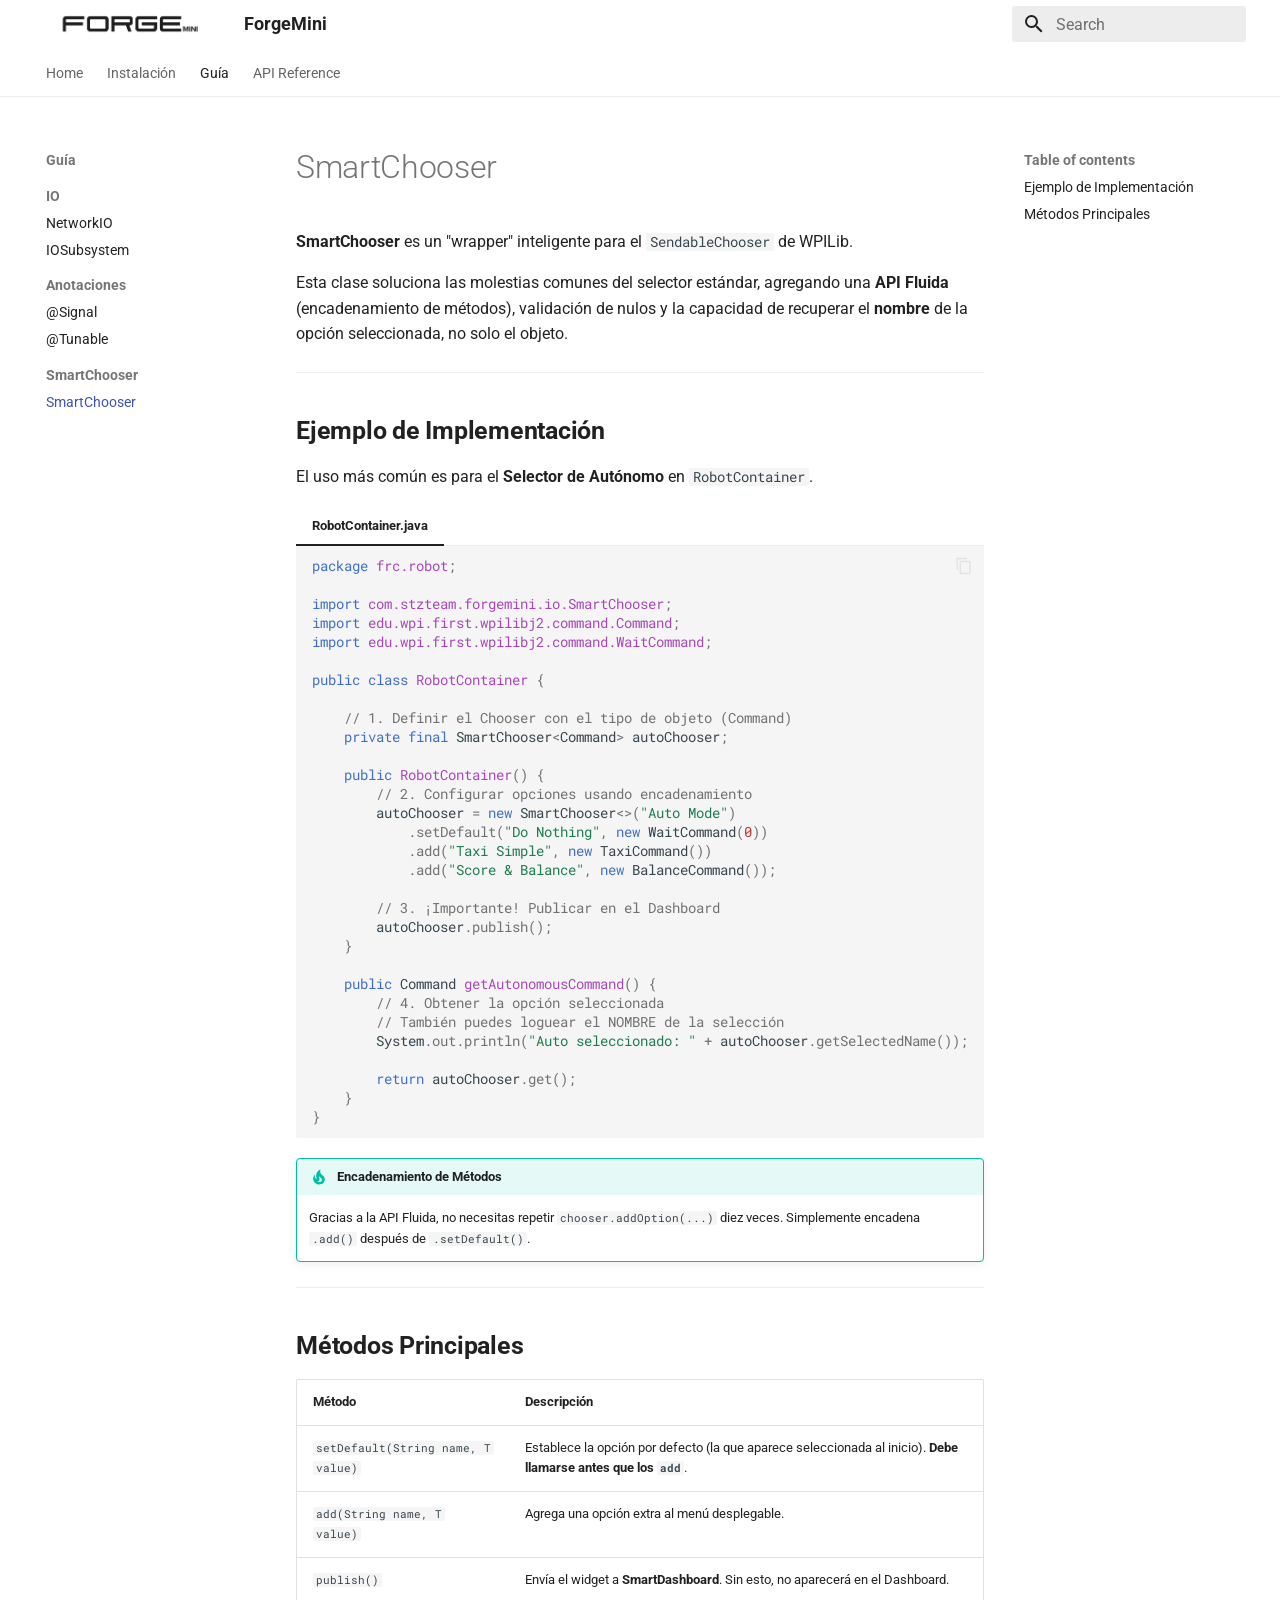
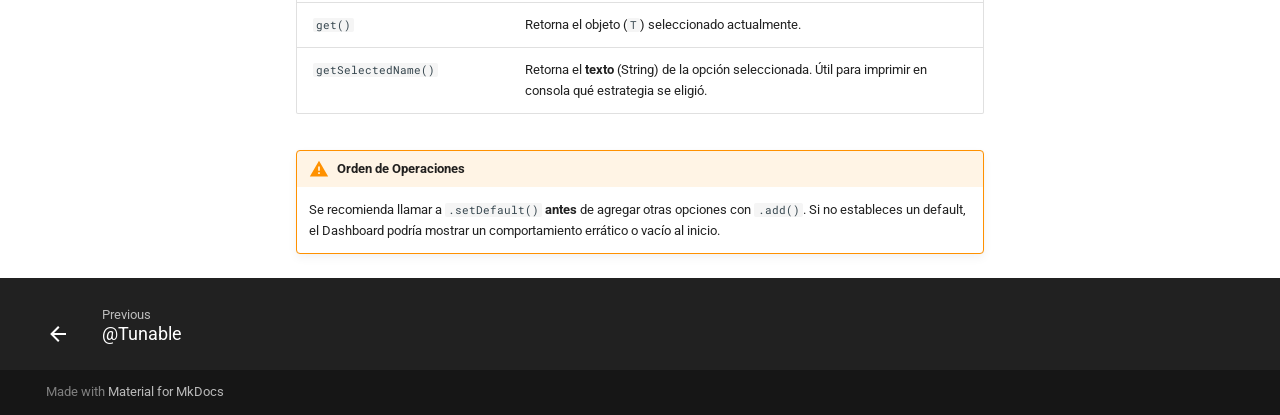
<file: guia/sendable/index.html>
<!doctype html>
<html lang="en" class="no-js">
  <head>
    
      <meta charset="utf-8">
      <meta name="viewport" content="width=device-width,initial-scale=1">
      
      
      
        <link rel="canonical" href="https://imcab.github.io/FORGEMiniDocs/guia/sendable/">
      
      
        <link rel="prev" href="../anotaciones/tunable/">
      
      
      
        
      
      
      <link rel="icon" href="../../assets/logo.png">
      <meta name="generator" content="mkdocs-1.6.1, mkdocs-material-9.7.1">
    
    
      
        <title>SmartChooser - ForgeMini</title>
      
    
    
      <link rel="stylesheet" href="../../assets/stylesheets/main.484c7ddc.min.css">
      
        
        <link rel="stylesheet" href="../../assets/stylesheets/palette.ab4e12ef.min.css">
      
      


    
    
      
    
    
      
        
        
        <link rel="preconnect" href="https://fonts.gstatic.com" crossorigin>
        <link rel="stylesheet" href="https://fonts.googleapis.com/css?family=Roboto:300,300i,400,400i,700,700i%7CRoboto+Mono:400,400i,700,700i&display=fallback">
        <style>:root{--md-text-font:"Roboto";--md-code-font:"Roboto Mono"}</style>
      
    
    
      <link rel="stylesheet" href="../../stylesheets/extra.css">
    
    <script>__md_scope=new URL("../..",location),__md_hash=e=>[...e].reduce(((e,_)=>(e<<5)-e+_.charCodeAt(0)),0),__md_get=(e,_=localStorage,t=__md_scope)=>JSON.parse(_.getItem(t.pathname+"."+e)),__md_set=(e,_,t=localStorage,a=__md_scope)=>{try{t.setItem(a.pathname+"."+e,JSON.stringify(_))}catch(e){}}</script>
    
      

    
    
  </head>
  
  
    
    
    
    
    
    <body dir="ltr" data-md-color-scheme="default" data-md-color-primary="white" data-md-color-accent="indigo">
  
    
    <input class="md-toggle" data-md-toggle="drawer" type="checkbox" id="__drawer" autocomplete="off">
    <input class="md-toggle" data-md-toggle="search" type="checkbox" id="__search" autocomplete="off">
    <label class="md-overlay" for="__drawer"></label>
    <div data-md-component="skip">
      
        
        <a href="#smartchooser" class="md-skip">
          Skip to content
        </a>
      
    </div>
    <div data-md-component="announce">
      
    </div>
    
    
      

<header class="md-header" data-md-component="header">
  <nav class="md-header__inner md-grid" aria-label="Header">
    <a href="../.." title="ForgeMini" class="md-header__button md-logo" aria-label="ForgeMini" data-md-component="logo">
      
  <img src="../../assets/logo.png" alt="logo">

    </a>
    <label class="md-header__button md-icon" for="__drawer">
      
      <svg xmlns="http://www.w3.org/2000/svg" viewBox="0 0 24 24"><path d="M3 6h18v2H3zm0 5h18v2H3zm0 5h18v2H3z"/></svg>
    </label>
    <div class="md-header__title" data-md-component="header-title">
      <div class="md-header__ellipsis">
        <div class="md-header__topic">
          <span class="md-ellipsis">
            ForgeMini
          </span>
        </div>
        <div class="md-header__topic" data-md-component="header-topic">
          <span class="md-ellipsis">
            
              SmartChooser
            
          </span>
        </div>
      </div>
    </div>
    
      
    
    
    
    
      
      
        <label class="md-header__button md-icon" for="__search">
          
          <svg xmlns="http://www.w3.org/2000/svg" viewBox="0 0 24 24"><path d="M9.5 3A6.5 6.5 0 0 1 16 9.5c0 1.61-.59 3.09-1.56 4.23l.27.27h.79l5 5-1.5 1.5-5-5v-.79l-.27-.27A6.52 6.52 0 0 1 9.5 16 6.5 6.5 0 0 1 3 9.5 6.5 6.5 0 0 1 9.5 3m0 2C7 5 5 7 5 9.5S7 14 9.5 14 14 12 14 9.5 12 5 9.5 5"/></svg>
        </label>
        <div class="md-search" data-md-component="search" role="dialog">
  <label class="md-search__overlay" for="__search"></label>
  <div class="md-search__inner" role="search">
    <form class="md-search__form" name="search">
      <input type="text" class="md-search__input" name="query" aria-label="Search" placeholder="Search" autocapitalize="off" autocorrect="off" autocomplete="off" spellcheck="false" data-md-component="search-query" required>
      <label class="md-search__icon md-icon" for="__search">
        
        <svg xmlns="http://www.w3.org/2000/svg" viewBox="0 0 24 24"><path d="M9.5 3A6.5 6.5 0 0 1 16 9.5c0 1.61-.59 3.09-1.56 4.23l.27.27h.79l5 5-1.5 1.5-5-5v-.79l-.27-.27A6.52 6.52 0 0 1 9.5 16 6.5 6.5 0 0 1 3 9.5 6.5 6.5 0 0 1 9.5 3m0 2C7 5 5 7 5 9.5S7 14 9.5 14 14 12 14 9.5 12 5 9.5 5"/></svg>
        
        <svg xmlns="http://www.w3.org/2000/svg" viewBox="0 0 24 24"><path d="M20 11v2H8l5.5 5.5-1.42 1.42L4.16 12l7.92-7.92L13.5 5.5 8 11z"/></svg>
      </label>
      <nav class="md-search__options" aria-label="Search">
        
        <button type="reset" class="md-search__icon md-icon" title="Clear" aria-label="Clear" tabindex="-1">
          
          <svg xmlns="http://www.w3.org/2000/svg" viewBox="0 0 24 24"><path d="M19 6.41 17.59 5 12 10.59 6.41 5 5 6.41 10.59 12 5 17.59 6.41 19 12 13.41 17.59 19 19 17.59 13.41 12z"/></svg>
        </button>
      </nav>
      
    </form>
    <div class="md-search__output">
      <div class="md-search__scrollwrap" tabindex="0" data-md-scrollfix>
        <div class="md-search-result" data-md-component="search-result">
          <div class="md-search-result__meta">
            Initializing search
          </div>
          <ol class="md-search-result__list" role="presentation"></ol>
        </div>
      </div>
    </div>
  </div>
</div>
      
    
    
  </nav>
  
</header>
    
    <div class="md-container" data-md-component="container">
      
      
        
          
            
<nav class="md-tabs" aria-label="Tabs" data-md-component="tabs">
  <div class="md-grid">
    <ul class="md-tabs__list">
      
        
  
  
  
  
    <li class="md-tabs__item">
      <a href="../.." class="md-tabs__link">
        
  
  
    
  
  Home

      </a>
    </li>
  

      
        
  
  
  
  
    <li class="md-tabs__item">
      <a href="../../instalacion/" class="md-tabs__link">
        
  
  
    
  
  Instalación

      </a>
    </li>
  

      
        
  
  
  
    
  
  
    
    
      
  
  
  
    
  
  
    
    
      <li class="md-tabs__item md-tabs__item--active">
        <a href="../networkio/" class="md-tabs__link">
          
  
  
  Guía

        </a>
      </li>
    
  

    
  

      
        
  
  
  
  
    <li class="md-tabs__item">
      <a href="https://imcab.github.io/FORGEmini/" class="md-tabs__link">
        
  
  
    
  
  API Reference

      </a>
    </li>
  

      
    </ul>
  </div>
</nav>
          
        
      
      <main class="md-main" data-md-component="main">
        <div class="md-main__inner md-grid">
          
            
              
              <div class="md-sidebar md-sidebar--primary" data-md-component="sidebar" data-md-type="navigation" >
                <div class="md-sidebar__scrollwrap">
                  <div class="md-sidebar__inner">
                    


  


<nav class="md-nav md-nav--primary md-nav--lifted" aria-label="Navigation" data-md-level="0">
  <label class="md-nav__title" for="__drawer">
    <a href="../.." title="ForgeMini" class="md-nav__button md-logo" aria-label="ForgeMini" data-md-component="logo">
      
  <img src="../../assets/logo.png" alt="logo">

    </a>
    ForgeMini
  </label>
  
  <ul class="md-nav__list" data-md-scrollfix>
    
      
      
  
  
  
  
    <li class="md-nav__item">
      <a href="../.." class="md-nav__link">
        
  
  
  <span class="md-ellipsis">
    
  
    Home
  

    
  </span>
  
  

      </a>
    </li>
  

    
      
      
  
  
  
  
    <li class="md-nav__item">
      <a href="../../instalacion/" class="md-nav__link">
        
  
  
  <span class="md-ellipsis">
    
  
    Instalación
  

    
  </span>
  
  

      </a>
    </li>
  

    
      
      
  
  
    
  
  
  
    
    
    
    
      
        
        
      
      
        
      
    
    
    <li class="md-nav__item md-nav__item--active md-nav__item--section md-nav__item--nested">
      
        
        
        <input class="md-nav__toggle md-toggle " type="checkbox" id="__nav_3" checked>
        
          
          <label class="md-nav__link" for="__nav_3" id="__nav_3_label" tabindex="">
            
  
  
  <span class="md-ellipsis">
    
  
    Guía
  

    
  </span>
  
  

            <span class="md-nav__icon md-icon"></span>
          </label>
        
        <nav class="md-nav" data-md-level="1" aria-labelledby="__nav_3_label" aria-expanded="true">
          <label class="md-nav__title" for="__nav_3">
            <span class="md-nav__icon md-icon"></span>
            
  
    Guía
  

          </label>
          <ul class="md-nav__list" data-md-scrollfix>
            
              
                
  
  
  
  
    
    
    
    
      
      
        
          
          
        
      
    
    
    <li class="md-nav__item md-nav__item--section md-nav__item--nested">
      
        
        
        <input class="md-nav__toggle md-toggle " type="checkbox" id="__nav_3_1" >
        
          
          <label class="md-nav__link" for="__nav_3_1" id="__nav_3_1_label" tabindex="">
            
  
  
  <span class="md-ellipsis">
    
  
    IO
  

    
  </span>
  
  

            <span class="md-nav__icon md-icon"></span>
          </label>
        
        <nav class="md-nav" data-md-level="2" aria-labelledby="__nav_3_1_label" aria-expanded="false">
          <label class="md-nav__title" for="__nav_3_1">
            <span class="md-nav__icon md-icon"></span>
            
  
    IO
  

          </label>
          <ul class="md-nav__list" data-md-scrollfix>
            
              
                
  
  
  
  
    <li class="md-nav__item">
      <a href="../networkio/" class="md-nav__link">
        
  
  
  <span class="md-ellipsis">
    
  
    NetworkIO
  

    
  </span>
  
  

      </a>
    </li>
  

              
            
              
                
  
  
  
  
    <li class="md-nav__item">
      <a href="../iosubsystem/" class="md-nav__link">
        
  
  
  <span class="md-ellipsis">
    
  
    IOSubsystem
  

    
  </span>
  
  

      </a>
    </li>
  

              
            
          </ul>
        </nav>
      
    </li>
  

              
            
              
                
  
  
  
  
    
    
    
    
      
      
        
          
          
        
      
    
    
    <li class="md-nav__item md-nav__item--section md-nav__item--nested">
      
        
        
        <input class="md-nav__toggle md-toggle " type="checkbox" id="__nav_3_2" >
        
          
          <label class="md-nav__link" for="__nav_3_2" id="__nav_3_2_label" tabindex="">
            
  
  
  <span class="md-ellipsis">
    
  
    Anotaciones
  

    
  </span>
  
  

            <span class="md-nav__icon md-icon"></span>
          </label>
        
        <nav class="md-nav" data-md-level="2" aria-labelledby="__nav_3_2_label" aria-expanded="false">
          <label class="md-nav__title" for="__nav_3_2">
            <span class="md-nav__icon md-icon"></span>
            
  
    Anotaciones
  

          </label>
          <ul class="md-nav__list" data-md-scrollfix>
            
              
                
  
  
  
  
    <li class="md-nav__item">
      <a href="../anotaciones/signal/" class="md-nav__link">
        
  
  
  <span class="md-ellipsis">
    
  
    @Signal
  

    
  </span>
  
  

      </a>
    </li>
  

              
            
              
                
  
  
  
  
    <li class="md-nav__item">
      <a href="../anotaciones/tunable/" class="md-nav__link">
        
  
  
  <span class="md-ellipsis">
    
  
    @Tunable
  

    
  </span>
  
  

      </a>
    </li>
  

              
            
          </ul>
        </nav>
      
    </li>
  

              
            
              
                
  
  
    
  
  
  
    
    
    
    
      
      
        
          
          
        
      
    
    
    <li class="md-nav__item md-nav__item--active md-nav__item--section md-nav__item--nested">
      
        
        
        <input class="md-nav__toggle md-toggle " type="checkbox" id="__nav_3_3" checked>
        
          
          <label class="md-nav__link" for="__nav_3_3" id="__nav_3_3_label" tabindex="">
            
  
  
  <span class="md-ellipsis">
    
  
    SmartChooser
  

    
  </span>
  
  

            <span class="md-nav__icon md-icon"></span>
          </label>
        
        <nav class="md-nav" data-md-level="2" aria-labelledby="__nav_3_3_label" aria-expanded="true">
          <label class="md-nav__title" for="__nav_3_3">
            <span class="md-nav__icon md-icon"></span>
            
  
    SmartChooser
  

          </label>
          <ul class="md-nav__list" data-md-scrollfix>
            
              
                
  
  
    
  
  
  
    <li class="md-nav__item md-nav__item--active">
      
      <input class="md-nav__toggle md-toggle" type="checkbox" id="__toc">
      
      
        
      
      
        <label class="md-nav__link md-nav__link--active" for="__toc">
          
  
  
  <span class="md-ellipsis">
    
  
    SmartChooser
  

    
  </span>
  
  

          <span class="md-nav__icon md-icon"></span>
        </label>
      
      <a href="./" class="md-nav__link md-nav__link--active">
        
  
  
  <span class="md-ellipsis">
    
  
    SmartChooser
  

    
  </span>
  
  

      </a>
      
        

<nav class="md-nav md-nav--secondary" aria-label="Table of contents">
  
  
  
    
  
  
    <label class="md-nav__title" for="__toc">
      <span class="md-nav__icon md-icon"></span>
      Table of contents
    </label>
    <ul class="md-nav__list" data-md-component="toc" data-md-scrollfix>
      
        <li class="md-nav__item">
  <a href="#ejemplo-de-implementacion" class="md-nav__link">
    <span class="md-ellipsis">
      
        Ejemplo de Implementación
      
    </span>
  </a>
  
</li>
      
        <li class="md-nav__item">
  <a href="#metodos-principales" class="md-nav__link">
    <span class="md-ellipsis">
      
        Métodos Principales
      
    </span>
  </a>
  
</li>
      
    </ul>
  
</nav>
      
    </li>
  

              
            
          </ul>
        </nav>
      
    </li>
  

              
            
          </ul>
        </nav>
      
    </li>
  

    
      
      
  
  
  
  
    <li class="md-nav__item">
      <a href="https://imcab.github.io/FORGEmini/" class="md-nav__link">
        
  
  
  <span class="md-ellipsis">
    
  
    API Reference
  

    
  </span>
  
  

      </a>
    </li>
  

    
  </ul>
</nav>
                  </div>
                </div>
              </div>
            
            
              
              <div class="md-sidebar md-sidebar--secondary" data-md-component="sidebar" data-md-type="toc" >
                <div class="md-sidebar__scrollwrap">
                  <div class="md-sidebar__inner">
                    

<nav class="md-nav md-nav--secondary" aria-label="Table of contents">
  
  
  
    
  
  
    <label class="md-nav__title" for="__toc">
      <span class="md-nav__icon md-icon"></span>
      Table of contents
    </label>
    <ul class="md-nav__list" data-md-component="toc" data-md-scrollfix>
      
        <li class="md-nav__item">
  <a href="#ejemplo-de-implementacion" class="md-nav__link">
    <span class="md-ellipsis">
      
        Ejemplo de Implementación
      
    </span>
  </a>
  
</li>
      
        <li class="md-nav__item">
  <a href="#metodos-principales" class="md-nav__link">
    <span class="md-ellipsis">
      
        Métodos Principales
      
    </span>
  </a>
  
</li>
      
    </ul>
  
</nav>
                  </div>
                </div>
              </div>
            
          
          
            <div class="md-content" data-md-component="content">
              
              <article class="md-content__inner md-typeset">
                
                  



<h1 id="smartchooser">SmartChooser</h1>
<p><strong>SmartChooser</strong> es un "wrapper" inteligente para el <code>SendableChooser</code> de WPILib.</p>
<p>Esta clase soluciona las molestias comunes del selector estándar, agregando una <strong>API Fluida</strong> (encadenamiento de métodos), validación de nulos y la capacidad de recuperar el <strong>nombre</strong> de la opción seleccionada, no solo el objeto.</p>
<hr />
<h2 id="ejemplo-de-implementacion"><strong>Ejemplo de Implementación</strong></h2>
<p>El uso más común es para el <strong>Selector de Autónomo</strong> en <code>RobotContainer</code>.</p>
<div class="tabbed-set tabbed-alternate" data-tabs="1:1"><input checked="checked" id="__tabbed_1_1" name="__tabbed_1" type="radio" /><div class="tabbed-labels"><label for="__tabbed_1_1">RobotContainer.java</label></div>
<div class="tabbed-content">
<div class="tabbed-block">
<div class="highlight"><pre><span></span><code><a id="__codelineno-0-1" name="__codelineno-0-1" href="#__codelineno-0-1"></a><span class="kn">package</span><span class="w"> </span><span class="nn">frc.robot</span><span class="p">;</span>
<a id="__codelineno-0-2" name="__codelineno-0-2" href="#__codelineno-0-2"></a>
<a id="__codelineno-0-3" name="__codelineno-0-3" href="#__codelineno-0-3"></a><span class="kn">import</span><span class="w"> </span><span class="nn">com.stzteam.forgemini.io.SmartChooser</span><span class="p">;</span>
<a id="__codelineno-0-4" name="__codelineno-0-4" href="#__codelineno-0-4"></a><span class="kn">import</span><span class="w"> </span><span class="nn">edu.wpi.first.wpilibj2.command.Command</span><span class="p">;</span>
<a id="__codelineno-0-5" name="__codelineno-0-5" href="#__codelineno-0-5"></a><span class="kn">import</span><span class="w"> </span><span class="nn">edu.wpi.first.wpilibj2.command.WaitCommand</span><span class="p">;</span>
<a id="__codelineno-0-6" name="__codelineno-0-6" href="#__codelineno-0-6"></a>
<a id="__codelineno-0-7" name="__codelineno-0-7" href="#__codelineno-0-7"></a><span class="kd">public</span><span class="w"> </span><span class="kd">class</span> <span class="nc">RobotContainer</span><span class="w"> </span><span class="p">{</span>
<a id="__codelineno-0-8" name="__codelineno-0-8" href="#__codelineno-0-8"></a>
<a id="__codelineno-0-9" name="__codelineno-0-9" href="#__codelineno-0-9"></a><span class="w">    </span><span class="c1">// 1. Definir el Chooser con el tipo de objeto (Command)</span>
<a id="__codelineno-0-10" name="__codelineno-0-10" href="#__codelineno-0-10"></a><span class="w">    </span><span class="kd">private</span><span class="w"> </span><span class="kd">final</span><span class="w"> </span><span class="n">SmartChooser</span><span class="o">&lt;</span><span class="n">Command</span><span class="o">&gt;</span><span class="w"> </span><span class="n">autoChooser</span><span class="p">;</span>
<a id="__codelineno-0-11" name="__codelineno-0-11" href="#__codelineno-0-11"></a>
<a id="__codelineno-0-12" name="__codelineno-0-12" href="#__codelineno-0-12"></a><span class="w">    </span><span class="kd">public</span><span class="w"> </span><span class="nf">RobotContainer</span><span class="p">()</span><span class="w"> </span><span class="p">{</span>
<a id="__codelineno-0-13" name="__codelineno-0-13" href="#__codelineno-0-13"></a><span class="w">        </span><span class="c1">// 2. Configurar opciones usando encadenamiento</span>
<a id="__codelineno-0-14" name="__codelineno-0-14" href="#__codelineno-0-14"></a><span class="w">        </span><span class="n">autoChooser</span><span class="w"> </span><span class="o">=</span><span class="w"> </span><span class="k">new</span><span class="w"> </span><span class="n">SmartChooser</span><span class="o">&lt;&gt;</span><span class="p">(</span><span class="s">&quot;Auto Mode&quot;</span><span class="p">)</span>
<a id="__codelineno-0-15" name="__codelineno-0-15" href="#__codelineno-0-15"></a><span class="w">            </span><span class="p">.</span><span class="na">setDefault</span><span class="p">(</span><span class="s">&quot;Do Nothing&quot;</span><span class="p">,</span><span class="w"> </span><span class="k">new</span><span class="w"> </span><span class="n">WaitCommand</span><span class="p">(</span><span class="mi">0</span><span class="p">))</span>
<a id="__codelineno-0-16" name="__codelineno-0-16" href="#__codelineno-0-16"></a><span class="w">            </span><span class="p">.</span><span class="na">add</span><span class="p">(</span><span class="s">&quot;Taxi Simple&quot;</span><span class="p">,</span><span class="w"> </span><span class="k">new</span><span class="w"> </span><span class="n">TaxiCommand</span><span class="p">())</span>
<a id="__codelineno-0-17" name="__codelineno-0-17" href="#__codelineno-0-17"></a><span class="w">            </span><span class="p">.</span><span class="na">add</span><span class="p">(</span><span class="s">&quot;Score &amp; Balance&quot;</span><span class="p">,</span><span class="w"> </span><span class="k">new</span><span class="w"> </span><span class="n">BalanceCommand</span><span class="p">());</span>
<a id="__codelineno-0-18" name="__codelineno-0-18" href="#__codelineno-0-18"></a>
<a id="__codelineno-0-19" name="__codelineno-0-19" href="#__codelineno-0-19"></a><span class="w">        </span><span class="c1">// 3. ¡Importante! Publicar en el Dashboard</span>
<a id="__codelineno-0-20" name="__codelineno-0-20" href="#__codelineno-0-20"></a><span class="w">        </span><span class="n">autoChooser</span><span class="p">.</span><span class="na">publish</span><span class="p">();</span>
<a id="__codelineno-0-21" name="__codelineno-0-21" href="#__codelineno-0-21"></a><span class="w">    </span><span class="p">}</span>
<a id="__codelineno-0-22" name="__codelineno-0-22" href="#__codelineno-0-22"></a>
<a id="__codelineno-0-23" name="__codelineno-0-23" href="#__codelineno-0-23"></a><span class="w">    </span><span class="kd">public</span><span class="w"> </span><span class="n">Command</span><span class="w"> </span><span class="nf">getAutonomousCommand</span><span class="p">()</span><span class="w"> </span><span class="p">{</span>
<a id="__codelineno-0-24" name="__codelineno-0-24" href="#__codelineno-0-24"></a><span class="w">        </span><span class="c1">// 4. Obtener la opción seleccionada</span>
<a id="__codelineno-0-25" name="__codelineno-0-25" href="#__codelineno-0-25"></a><span class="w">        </span><span class="c1">// También puedes loguear el NOMBRE de la selección</span>
<a id="__codelineno-0-26" name="__codelineno-0-26" href="#__codelineno-0-26"></a><span class="w">        </span><span class="n">System</span><span class="p">.</span><span class="na">out</span><span class="p">.</span><span class="na">println</span><span class="p">(</span><span class="s">&quot;Auto seleccionado: &quot;</span><span class="w"> </span><span class="o">+</span><span class="w"> </span><span class="n">autoChooser</span><span class="p">.</span><span class="na">getSelectedName</span><span class="p">());</span>
<a id="__codelineno-0-27" name="__codelineno-0-27" href="#__codelineno-0-27"></a>
<a id="__codelineno-0-28" name="__codelineno-0-28" href="#__codelineno-0-28"></a><span class="w">        </span><span class="k">return</span><span class="w"> </span><span class="n">autoChooser</span><span class="p">.</span><span class="na">get</span><span class="p">();</span>
<a id="__codelineno-0-29" name="__codelineno-0-29" href="#__codelineno-0-29"></a><span class="w">    </span><span class="p">}</span>
<a id="__codelineno-0-30" name="__codelineno-0-30" href="#__codelineno-0-30"></a><span class="p">}</span>
</code></pre></div>
</div>
</div>
</div>
<div class="admonition tip">
<p class="admonition-title">Encadenamiento de Métodos</p>
<p>Gracias a la API Fluida, no necesitas repetir <code>chooser.addOption(...)</code> diez veces. Simplemente encadena <code>.add()</code> después de <code>.setDefault()</code>.</p>
</div>
<hr />
<h2 id="metodos-principales"><strong>Métodos Principales</strong></h2>
<table>
<thead>
<tr>
<th style="text-align: left;">Método</th>
<th style="text-align: left;">Descripción</th>
</tr>
</thead>
<tbody>
<tr>
<td style="text-align: left;"><code>setDefault(String name, T value)</code></td>
<td style="text-align: left;">Establece la opción por defecto (la que aparece seleccionada al inicio). <strong>Debe llamarse antes que los <code>add</code></strong>.</td>
</tr>
<tr>
<td style="text-align: left;"><code>add(String name, T value)</code></td>
<td style="text-align: left;">Agrega una opción extra al menú desplegable.</td>
</tr>
<tr>
<td style="text-align: left;"><code>publish()</code></td>
<td style="text-align: left;">Envía el widget a <strong>SmartDashboard</strong>. Sin esto, no aparecerá en el Dashboard.</td>
</tr>
<tr>
<td style="text-align: left;"><code>get()</code></td>
<td style="text-align: left;">Retorna el objeto (<code>T</code>) seleccionado actualmente.</td>
</tr>
<tr>
<td style="text-align: left;"><code>getSelectedName()</code></td>
<td style="text-align: left;">Retorna el <strong>texto</strong> (String) de la opción seleccionada. Útil para imprimir en consola qué estrategia se eligió.</td>
</tr>
</tbody>
</table>
<div class="admonition warning">
<p class="admonition-title">Orden de Operaciones</p>
<p>Se recomienda llamar a <code>.setDefault()</code> <strong>antes</strong> de agregar otras opciones con <code>.add()</code>. Si no estableces un default, el Dashboard podría mostrar un comportamiento errático o vacío al inicio.</p>
</div>












                
              </article>
            </div>
          
          
  <script>var tabs=__md_get("__tabs");if(Array.isArray(tabs))e:for(var set of document.querySelectorAll(".tabbed-set")){var labels=set.querySelector(".tabbed-labels");for(var tab of tabs)for(var label of labels.getElementsByTagName("label"))if(label.innerText.trim()===tab){var input=document.getElementById(label.htmlFor);input.checked=!0;continue e}}</script>

<script>var target=document.getElementById(location.hash.slice(1));target&&target.name&&(target.checked=target.name.startsWith("__tabbed_"))</script>
        </div>
        
      </main>
      
        <footer class="md-footer">
  
    
      
      <nav class="md-footer__inner md-grid" aria-label="Footer" >
        
          
          <a href="../anotaciones/tunable/" class="md-footer__link md-footer__link--prev" aria-label="Previous: @Tunable">
            <div class="md-footer__button md-icon">
              
              <svg xmlns="http://www.w3.org/2000/svg" viewBox="0 0 24 24"><path d="M20 11v2H8l5.5 5.5-1.42 1.42L4.16 12l7.92-7.92L13.5 5.5 8 11z"/></svg>
            </div>
            <div class="md-footer__title">
              <span class="md-footer__direction">
                Previous
              </span>
              <div class="md-ellipsis">
                @Tunable
              </div>
            </div>
          </a>
        
        
      </nav>
    
  
  <div class="md-footer-meta md-typeset">
    <div class="md-footer-meta__inner md-grid">
      <div class="md-copyright">
  
  
    Made with
    <a href="https://squidfunk.github.io/mkdocs-material/" target="_blank" rel="noopener">
      Material for MkDocs
    </a>
  
</div>
      
    </div>
  </div>
</footer>
      
    </div>
    <div class="md-dialog" data-md-component="dialog">
      <div class="md-dialog__inner md-typeset"></div>
    </div>
    
    
    
      
      
      <script id="__config" type="application/json">{"annotate": null, "base": "../..", "features": ["navigation.tabs", "navigation.sections", "content.code.copy", "content.tabs.link", "navigation.footer"], "search": "../../assets/javascripts/workers/search.2c215733.min.js", "tags": null, "translations": {"clipboard.copied": "Copied to clipboard", "clipboard.copy": "Copy to clipboard", "search.result.more.one": "1 more on this page", "search.result.more.other": "# more on this page", "search.result.none": "No matching documents", "search.result.one": "1 matching document", "search.result.other": "# matching documents", "search.result.placeholder": "Type to start searching", "search.result.term.missing": "Missing", "select.version": "Select version"}, "version": null}</script>
    
    
      <script src="../../assets/javascripts/bundle.79ae519e.min.js"></script>
      
    
  </body>
</html>
</file>
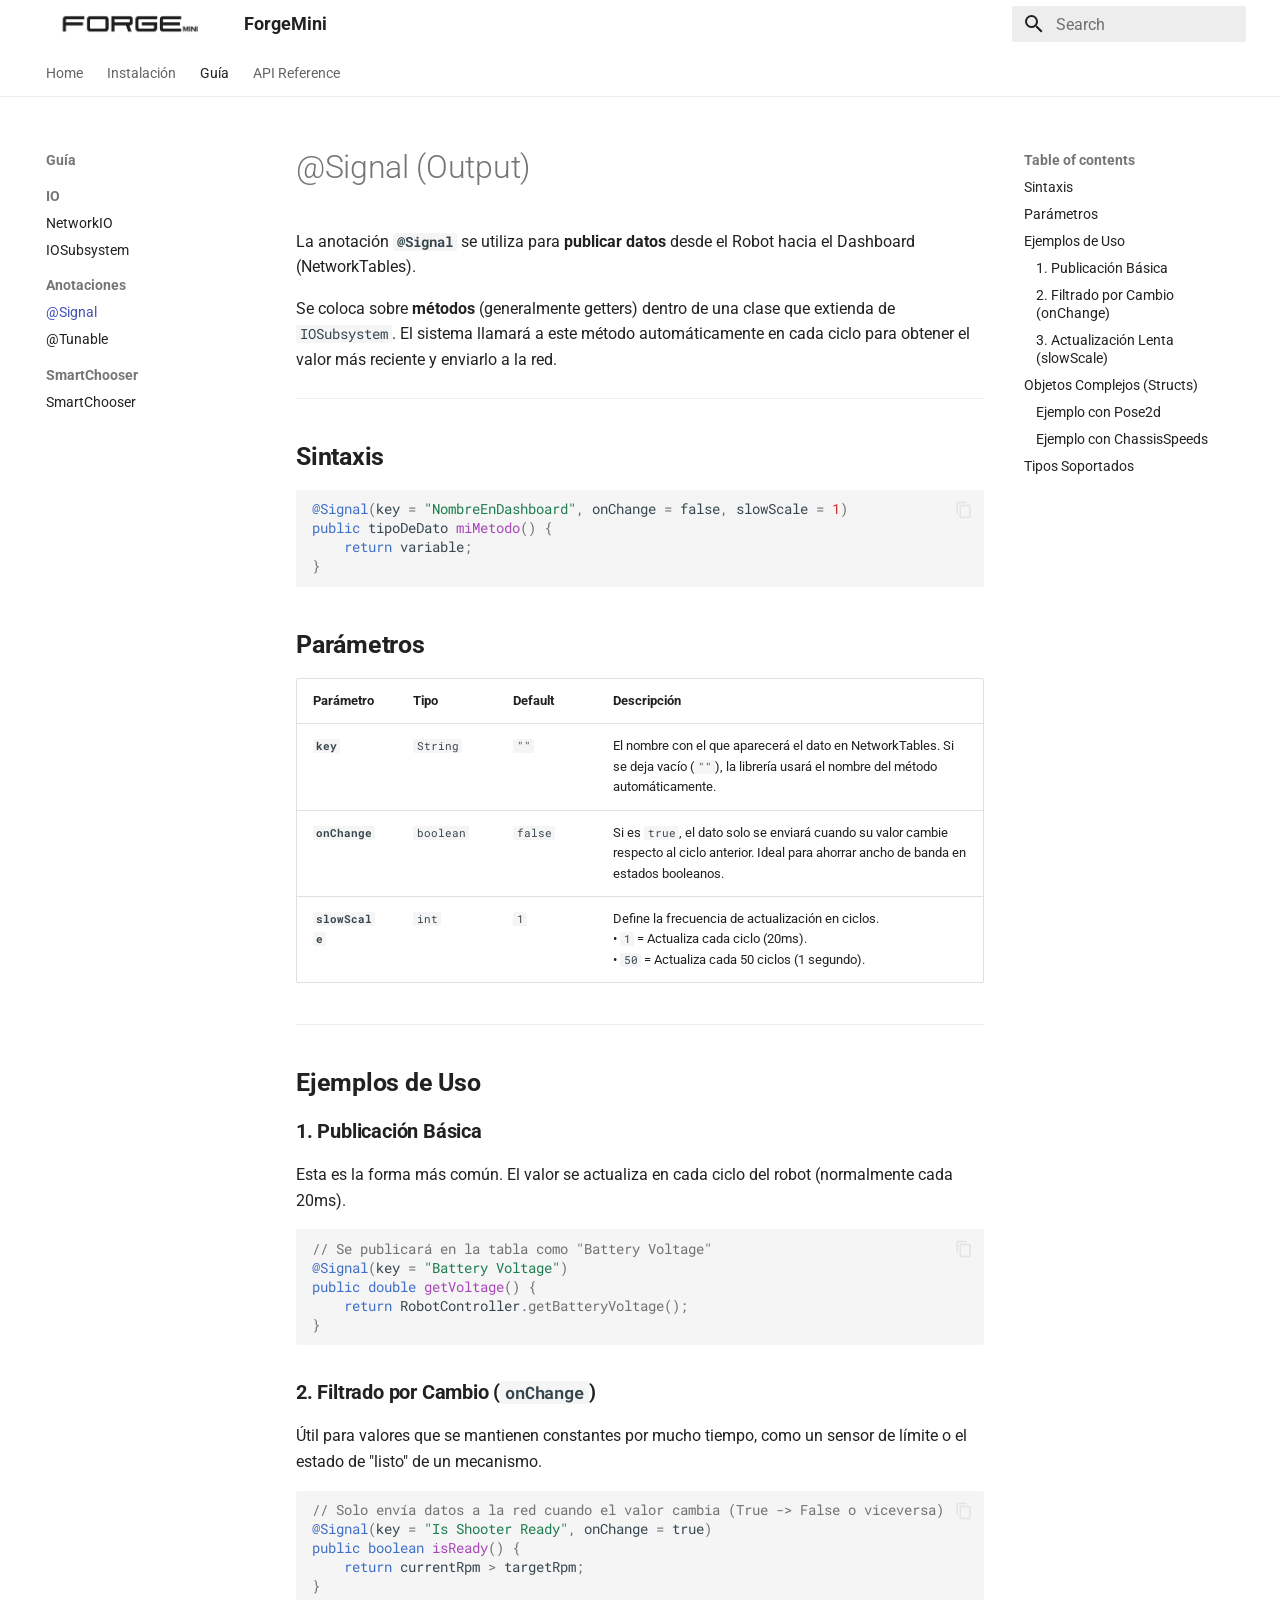
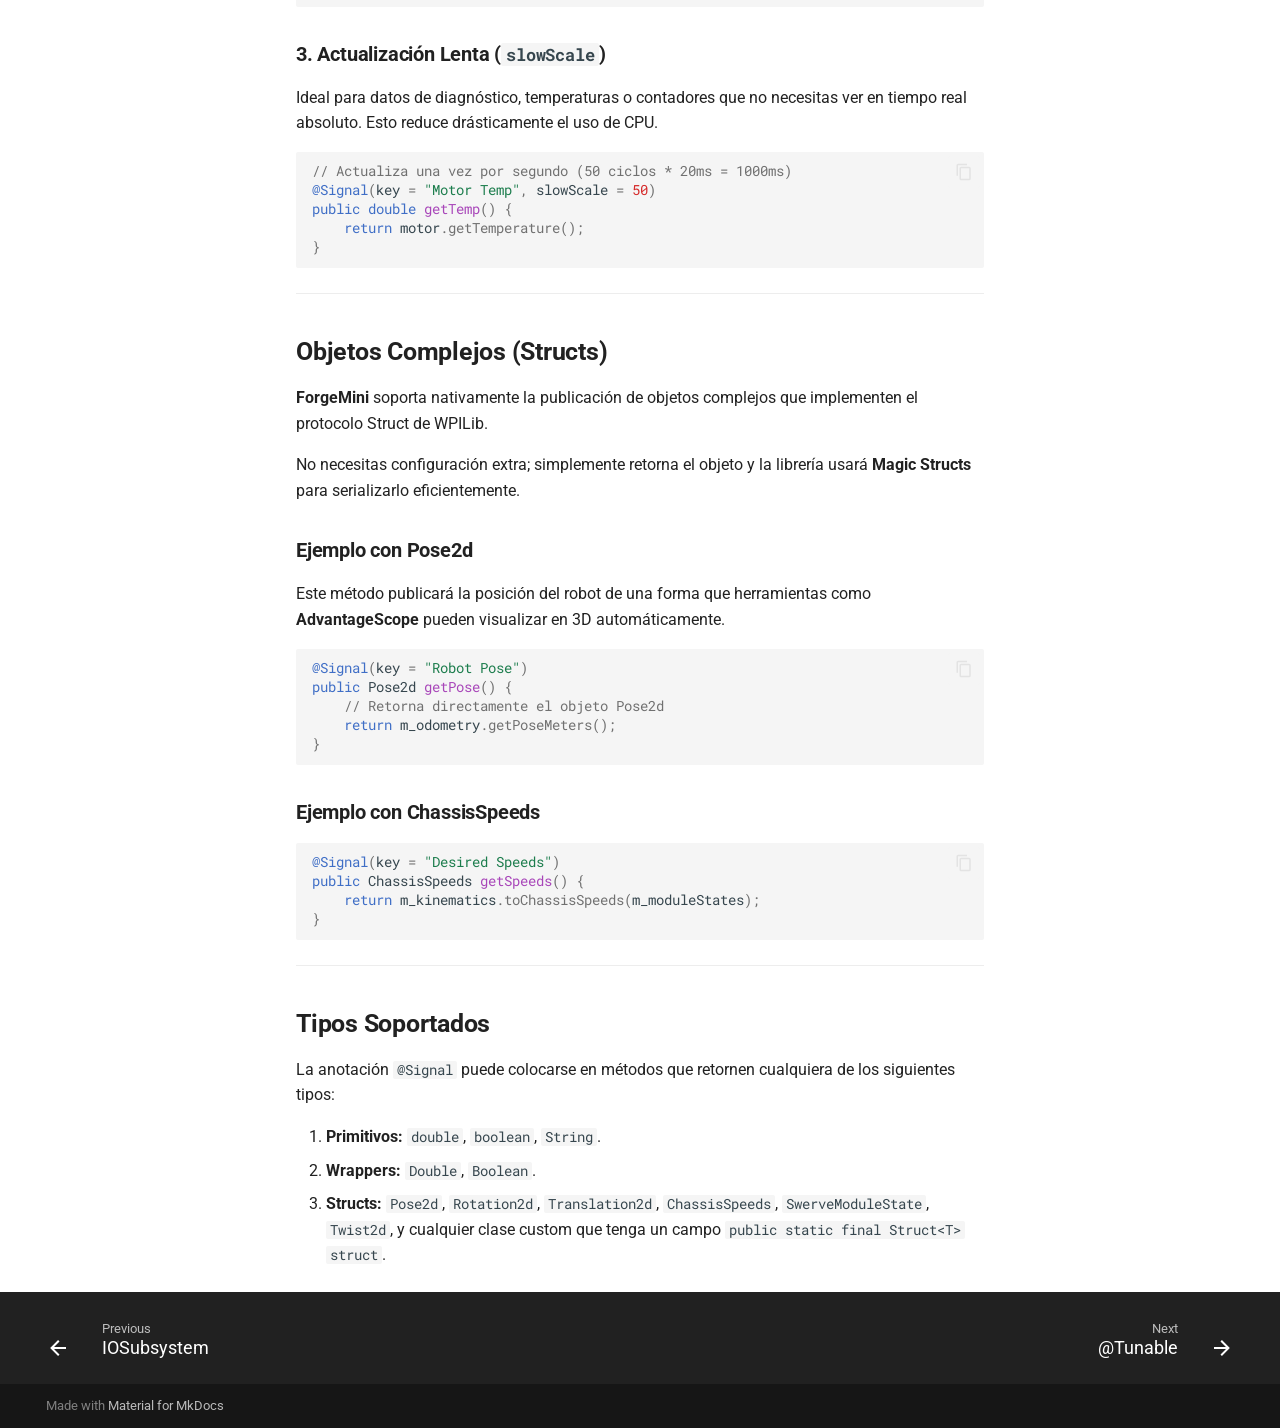
<file: guia/anotaciones/signal/index.html>
<!doctype html>
<html lang="en" class="no-js">
  <head>
    
      <meta charset="utf-8">
      <meta name="viewport" content="width=device-width,initial-scale=1">
      
      
      
        <link rel="canonical" href="https://imcab.github.io/FORGEMiniDocs/guia/anotaciones/signal/">
      
      
        <link rel="prev" href="../../iosubsystem/">
      
      
        <link rel="next" href="../tunable/">
      
      
        
      
      
      <link rel="icon" href="../../../assets/logo.png">
      <meta name="generator" content="mkdocs-1.6.1, mkdocs-material-9.7.1">
    
    
      
        <title>@Signal - ForgeMini</title>
      
    
    
      <link rel="stylesheet" href="../../../assets/stylesheets/main.484c7ddc.min.css">
      
        
        <link rel="stylesheet" href="../../../assets/stylesheets/palette.ab4e12ef.min.css">
      
      


    
    
      
    
    
      
        
        
        <link rel="preconnect" href="https://fonts.gstatic.com" crossorigin>
        <link rel="stylesheet" href="https://fonts.googleapis.com/css?family=Roboto:300,300i,400,400i,700,700i%7CRoboto+Mono:400,400i,700,700i&display=fallback">
        <style>:root{--md-text-font:"Roboto";--md-code-font:"Roboto Mono"}</style>
      
    
    
      <link rel="stylesheet" href="../../../stylesheets/extra.css">
    
    <script>__md_scope=new URL("../../..",location),__md_hash=e=>[...e].reduce(((e,_)=>(e<<5)-e+_.charCodeAt(0)),0),__md_get=(e,_=localStorage,t=__md_scope)=>JSON.parse(_.getItem(t.pathname+"."+e)),__md_set=(e,_,t=localStorage,a=__md_scope)=>{try{t.setItem(a.pathname+"."+e,JSON.stringify(_))}catch(e){}}</script>
    
      

    
    
  </head>
  
  
    
    
    
    
    
    <body dir="ltr" data-md-color-scheme="default" data-md-color-primary="white" data-md-color-accent="indigo">
  
    
    <input class="md-toggle" data-md-toggle="drawer" type="checkbox" id="__drawer" autocomplete="off">
    <input class="md-toggle" data-md-toggle="search" type="checkbox" id="__search" autocomplete="off">
    <label class="md-overlay" for="__drawer"></label>
    <div data-md-component="skip">
      
        
        <a href="#signal-output" class="md-skip">
          Skip to content
        </a>
      
    </div>
    <div data-md-component="announce">
      
    </div>
    
    
      

<header class="md-header" data-md-component="header">
  <nav class="md-header__inner md-grid" aria-label="Header">
    <a href="../../.." title="ForgeMini" class="md-header__button md-logo" aria-label="ForgeMini" data-md-component="logo">
      
  <img src="../../../assets/logo.png" alt="logo">

    </a>
    <label class="md-header__button md-icon" for="__drawer">
      
      <svg xmlns="http://www.w3.org/2000/svg" viewBox="0 0 24 24"><path d="M3 6h18v2H3zm0 5h18v2H3zm0 5h18v2H3z"/></svg>
    </label>
    <div class="md-header__title" data-md-component="header-title">
      <div class="md-header__ellipsis">
        <div class="md-header__topic">
          <span class="md-ellipsis">
            ForgeMini
          </span>
        </div>
        <div class="md-header__topic" data-md-component="header-topic">
          <span class="md-ellipsis">
            
              @Signal
            
          </span>
        </div>
      </div>
    </div>
    
      
    
    
    
    
      
      
        <label class="md-header__button md-icon" for="__search">
          
          <svg xmlns="http://www.w3.org/2000/svg" viewBox="0 0 24 24"><path d="M9.5 3A6.5 6.5 0 0 1 16 9.5c0 1.61-.59 3.09-1.56 4.23l.27.27h.79l5 5-1.5 1.5-5-5v-.79l-.27-.27A6.52 6.52 0 0 1 9.5 16 6.5 6.5 0 0 1 3 9.5 6.5 6.5 0 0 1 9.5 3m0 2C7 5 5 7 5 9.5S7 14 9.5 14 14 12 14 9.5 12 5 9.5 5"/></svg>
        </label>
        <div class="md-search" data-md-component="search" role="dialog">
  <label class="md-search__overlay" for="__search"></label>
  <div class="md-search__inner" role="search">
    <form class="md-search__form" name="search">
      <input type="text" class="md-search__input" name="query" aria-label="Search" placeholder="Search" autocapitalize="off" autocorrect="off" autocomplete="off" spellcheck="false" data-md-component="search-query" required>
      <label class="md-search__icon md-icon" for="__search">
        
        <svg xmlns="http://www.w3.org/2000/svg" viewBox="0 0 24 24"><path d="M9.5 3A6.5 6.5 0 0 1 16 9.5c0 1.61-.59 3.09-1.56 4.23l.27.27h.79l5 5-1.5 1.5-5-5v-.79l-.27-.27A6.52 6.52 0 0 1 9.5 16 6.5 6.5 0 0 1 3 9.5 6.5 6.5 0 0 1 9.5 3m0 2C7 5 5 7 5 9.5S7 14 9.5 14 14 12 14 9.5 12 5 9.5 5"/></svg>
        
        <svg xmlns="http://www.w3.org/2000/svg" viewBox="0 0 24 24"><path d="M20 11v2H8l5.5 5.5-1.42 1.42L4.16 12l7.92-7.92L13.5 5.5 8 11z"/></svg>
      </label>
      <nav class="md-search__options" aria-label="Search">
        
        <button type="reset" class="md-search__icon md-icon" title="Clear" aria-label="Clear" tabindex="-1">
          
          <svg xmlns="http://www.w3.org/2000/svg" viewBox="0 0 24 24"><path d="M19 6.41 17.59 5 12 10.59 6.41 5 5 6.41 10.59 12 5 17.59 6.41 19 12 13.41 17.59 19 19 17.59 13.41 12z"/></svg>
        </button>
      </nav>
      
    </form>
    <div class="md-search__output">
      <div class="md-search__scrollwrap" tabindex="0" data-md-scrollfix>
        <div class="md-search-result" data-md-component="search-result">
          <div class="md-search-result__meta">
            Initializing search
          </div>
          <ol class="md-search-result__list" role="presentation"></ol>
        </div>
      </div>
    </div>
  </div>
</div>
      
    
    
  </nav>
  
</header>
    
    <div class="md-container" data-md-component="container">
      
      
        
          
            
<nav class="md-tabs" aria-label="Tabs" data-md-component="tabs">
  <div class="md-grid">
    <ul class="md-tabs__list">
      
        
  
  
  
  
    <li class="md-tabs__item">
      <a href="../../.." class="md-tabs__link">
        
  
  
    
  
  Home

      </a>
    </li>
  

      
        
  
  
  
  
    <li class="md-tabs__item">
      <a href="../../../instalacion/" class="md-tabs__link">
        
  
  
    
  
  Instalación

      </a>
    </li>
  

      
        
  
  
  
    
  
  
    
    
      
  
  
  
    
  
  
    
    
      <li class="md-tabs__item md-tabs__item--active">
        <a href="../../networkio/" class="md-tabs__link">
          
  
  
  Guía

        </a>
      </li>
    
  

    
  

      
        
  
  
  
  
    <li class="md-tabs__item">
      <a href="https://imcab.github.io/FORGEmini/" class="md-tabs__link">
        
  
  
    
  
  API Reference

      </a>
    </li>
  

      
    </ul>
  </div>
</nav>
          
        
      
      <main class="md-main" data-md-component="main">
        <div class="md-main__inner md-grid">
          
            
              
              <div class="md-sidebar md-sidebar--primary" data-md-component="sidebar" data-md-type="navigation" >
                <div class="md-sidebar__scrollwrap">
                  <div class="md-sidebar__inner">
                    


  


<nav class="md-nav md-nav--primary md-nav--lifted" aria-label="Navigation" data-md-level="0">
  <label class="md-nav__title" for="__drawer">
    <a href="../../.." title="ForgeMini" class="md-nav__button md-logo" aria-label="ForgeMini" data-md-component="logo">
      
  <img src="../../../assets/logo.png" alt="logo">

    </a>
    ForgeMini
  </label>
  
  <ul class="md-nav__list" data-md-scrollfix>
    
      
      
  
  
  
  
    <li class="md-nav__item">
      <a href="../../.." class="md-nav__link">
        
  
  
  <span class="md-ellipsis">
    
  
    Home
  

    
  </span>
  
  

      </a>
    </li>
  

    
      
      
  
  
  
  
    <li class="md-nav__item">
      <a href="../../../instalacion/" class="md-nav__link">
        
  
  
  <span class="md-ellipsis">
    
  
    Instalación
  

    
  </span>
  
  

      </a>
    </li>
  

    
      
      
  
  
    
  
  
  
    
    
    
    
      
        
        
      
      
        
      
    
    
    <li class="md-nav__item md-nav__item--active md-nav__item--section md-nav__item--nested">
      
        
        
        <input class="md-nav__toggle md-toggle " type="checkbox" id="__nav_3" checked>
        
          
          <label class="md-nav__link" for="__nav_3" id="__nav_3_label" tabindex="">
            
  
  
  <span class="md-ellipsis">
    
  
    Guía
  

    
  </span>
  
  

            <span class="md-nav__icon md-icon"></span>
          </label>
        
        <nav class="md-nav" data-md-level="1" aria-labelledby="__nav_3_label" aria-expanded="true">
          <label class="md-nav__title" for="__nav_3">
            <span class="md-nav__icon md-icon"></span>
            
  
    Guía
  

          </label>
          <ul class="md-nav__list" data-md-scrollfix>
            
              
                
  
  
  
  
    
    
    
    
      
      
        
          
          
        
      
    
    
    <li class="md-nav__item md-nav__item--section md-nav__item--nested">
      
        
        
        <input class="md-nav__toggle md-toggle " type="checkbox" id="__nav_3_1" >
        
          
          <label class="md-nav__link" for="__nav_3_1" id="__nav_3_1_label" tabindex="">
            
  
  
  <span class="md-ellipsis">
    
  
    IO
  

    
  </span>
  
  

            <span class="md-nav__icon md-icon"></span>
          </label>
        
        <nav class="md-nav" data-md-level="2" aria-labelledby="__nav_3_1_label" aria-expanded="false">
          <label class="md-nav__title" for="__nav_3_1">
            <span class="md-nav__icon md-icon"></span>
            
  
    IO
  

          </label>
          <ul class="md-nav__list" data-md-scrollfix>
            
              
                
  
  
  
  
    <li class="md-nav__item">
      <a href="../../networkio/" class="md-nav__link">
        
  
  
  <span class="md-ellipsis">
    
  
    NetworkIO
  

    
  </span>
  
  

      </a>
    </li>
  

              
            
              
                
  
  
  
  
    <li class="md-nav__item">
      <a href="../../iosubsystem/" class="md-nav__link">
        
  
  
  <span class="md-ellipsis">
    
  
    IOSubsystem
  

    
  </span>
  
  

      </a>
    </li>
  

              
            
          </ul>
        </nav>
      
    </li>
  

              
            
              
                
  
  
    
  
  
  
    
    
    
    
      
      
        
          
          
        
      
    
    
    <li class="md-nav__item md-nav__item--active md-nav__item--section md-nav__item--nested">
      
        
        
        <input class="md-nav__toggle md-toggle " type="checkbox" id="__nav_3_2" checked>
        
          
          <label class="md-nav__link" for="__nav_3_2" id="__nav_3_2_label" tabindex="">
            
  
  
  <span class="md-ellipsis">
    
  
    Anotaciones
  

    
  </span>
  
  

            <span class="md-nav__icon md-icon"></span>
          </label>
        
        <nav class="md-nav" data-md-level="2" aria-labelledby="__nav_3_2_label" aria-expanded="true">
          <label class="md-nav__title" for="__nav_3_2">
            <span class="md-nav__icon md-icon"></span>
            
  
    Anotaciones
  

          </label>
          <ul class="md-nav__list" data-md-scrollfix>
            
              
                
  
  
    
  
  
  
    <li class="md-nav__item md-nav__item--active">
      
      <input class="md-nav__toggle md-toggle" type="checkbox" id="__toc">
      
      
        
      
      
        <label class="md-nav__link md-nav__link--active" for="__toc">
          
  
  
  <span class="md-ellipsis">
    
  
    @Signal
  

    
  </span>
  
  

          <span class="md-nav__icon md-icon"></span>
        </label>
      
      <a href="./" class="md-nav__link md-nav__link--active">
        
  
  
  <span class="md-ellipsis">
    
  
    @Signal
  

    
  </span>
  
  

      </a>
      
        

<nav class="md-nav md-nav--secondary" aria-label="Table of contents">
  
  
  
    
  
  
    <label class="md-nav__title" for="__toc">
      <span class="md-nav__icon md-icon"></span>
      Table of contents
    </label>
    <ul class="md-nav__list" data-md-component="toc" data-md-scrollfix>
      
        <li class="md-nav__item">
  <a href="#sintaxis" class="md-nav__link">
    <span class="md-ellipsis">
      
        Sintaxis
      
    </span>
  </a>
  
</li>
      
        <li class="md-nav__item">
  <a href="#parametros" class="md-nav__link">
    <span class="md-ellipsis">
      
        Parámetros
      
    </span>
  </a>
  
</li>
      
        <li class="md-nav__item">
  <a href="#ejemplos-de-uso" class="md-nav__link">
    <span class="md-ellipsis">
      
        Ejemplos de Uso
      
    </span>
  </a>
  
    <nav class="md-nav" aria-label="Ejemplos de Uso">
      <ul class="md-nav__list">
        
          <li class="md-nav__item">
  <a href="#1-publicacion-basica" class="md-nav__link">
    <span class="md-ellipsis">
      
        1. Publicación Básica
      
    </span>
  </a>
  
</li>
        
          <li class="md-nav__item">
  <a href="#2-filtrado-por-cambio-onchange" class="md-nav__link">
    <span class="md-ellipsis">
      
        2. Filtrado por Cambio (onChange)
      
    </span>
  </a>
  
</li>
        
          <li class="md-nav__item">
  <a href="#3-actualizacion-lenta-slowscale" class="md-nav__link">
    <span class="md-ellipsis">
      
        3. Actualización Lenta (slowScale)
      
    </span>
  </a>
  
</li>
        
      </ul>
    </nav>
  
</li>
      
        <li class="md-nav__item">
  <a href="#objetos-complejos-structs" class="md-nav__link">
    <span class="md-ellipsis">
      
        Objetos Complejos (Structs)
      
    </span>
  </a>
  
    <nav class="md-nav" aria-label="Objetos Complejos (Structs)">
      <ul class="md-nav__list">
        
          <li class="md-nav__item">
  <a href="#ejemplo-con-pose2d" class="md-nav__link">
    <span class="md-ellipsis">
      
        Ejemplo con Pose2d
      
    </span>
  </a>
  
</li>
        
          <li class="md-nav__item">
  <a href="#ejemplo-con-chassisspeeds" class="md-nav__link">
    <span class="md-ellipsis">
      
        Ejemplo con ChassisSpeeds
      
    </span>
  </a>
  
</li>
        
      </ul>
    </nav>
  
</li>
      
        <li class="md-nav__item">
  <a href="#tipos-soportados" class="md-nav__link">
    <span class="md-ellipsis">
      
        Tipos Soportados
      
    </span>
  </a>
  
</li>
      
    </ul>
  
</nav>
      
    </li>
  

              
            
              
                
  
  
  
  
    <li class="md-nav__item">
      <a href="../tunable/" class="md-nav__link">
        
  
  
  <span class="md-ellipsis">
    
  
    @Tunable
  

    
  </span>
  
  

      </a>
    </li>
  

              
            
          </ul>
        </nav>
      
    </li>
  

              
            
              
                
  
  
  
  
    
    
    
    
      
      
        
          
          
        
      
    
    
    <li class="md-nav__item md-nav__item--section md-nav__item--nested">
      
        
        
        <input class="md-nav__toggle md-toggle " type="checkbox" id="__nav_3_3" >
        
          
          <label class="md-nav__link" for="__nav_3_3" id="__nav_3_3_label" tabindex="">
            
  
  
  <span class="md-ellipsis">
    
  
    SmartChooser
  

    
  </span>
  
  

            <span class="md-nav__icon md-icon"></span>
          </label>
        
        <nav class="md-nav" data-md-level="2" aria-labelledby="__nav_3_3_label" aria-expanded="false">
          <label class="md-nav__title" for="__nav_3_3">
            <span class="md-nav__icon md-icon"></span>
            
  
    SmartChooser
  

          </label>
          <ul class="md-nav__list" data-md-scrollfix>
            
              
                
  
  
  
  
    <li class="md-nav__item">
      <a href="../../sendable/" class="md-nav__link">
        
  
  
  <span class="md-ellipsis">
    
  
    SmartChooser
  

    
  </span>
  
  

      </a>
    </li>
  

              
            
          </ul>
        </nav>
      
    </li>
  

              
            
          </ul>
        </nav>
      
    </li>
  

    
      
      
  
  
  
  
    <li class="md-nav__item">
      <a href="https://imcab.github.io/FORGEmini/" class="md-nav__link">
        
  
  
  <span class="md-ellipsis">
    
  
    API Reference
  

    
  </span>
  
  

      </a>
    </li>
  

    
  </ul>
</nav>
                  </div>
                </div>
              </div>
            
            
              
              <div class="md-sidebar md-sidebar--secondary" data-md-component="sidebar" data-md-type="toc" >
                <div class="md-sidebar__scrollwrap">
                  <div class="md-sidebar__inner">
                    

<nav class="md-nav md-nav--secondary" aria-label="Table of contents">
  
  
  
    
  
  
    <label class="md-nav__title" for="__toc">
      <span class="md-nav__icon md-icon"></span>
      Table of contents
    </label>
    <ul class="md-nav__list" data-md-component="toc" data-md-scrollfix>
      
        <li class="md-nav__item">
  <a href="#sintaxis" class="md-nav__link">
    <span class="md-ellipsis">
      
        Sintaxis
      
    </span>
  </a>
  
</li>
      
        <li class="md-nav__item">
  <a href="#parametros" class="md-nav__link">
    <span class="md-ellipsis">
      
        Parámetros
      
    </span>
  </a>
  
</li>
      
        <li class="md-nav__item">
  <a href="#ejemplos-de-uso" class="md-nav__link">
    <span class="md-ellipsis">
      
        Ejemplos de Uso
      
    </span>
  </a>
  
    <nav class="md-nav" aria-label="Ejemplos de Uso">
      <ul class="md-nav__list">
        
          <li class="md-nav__item">
  <a href="#1-publicacion-basica" class="md-nav__link">
    <span class="md-ellipsis">
      
        1. Publicación Básica
      
    </span>
  </a>
  
</li>
        
          <li class="md-nav__item">
  <a href="#2-filtrado-por-cambio-onchange" class="md-nav__link">
    <span class="md-ellipsis">
      
        2. Filtrado por Cambio (onChange)
      
    </span>
  </a>
  
</li>
        
          <li class="md-nav__item">
  <a href="#3-actualizacion-lenta-slowscale" class="md-nav__link">
    <span class="md-ellipsis">
      
        3. Actualización Lenta (slowScale)
      
    </span>
  </a>
  
</li>
        
      </ul>
    </nav>
  
</li>
      
        <li class="md-nav__item">
  <a href="#objetos-complejos-structs" class="md-nav__link">
    <span class="md-ellipsis">
      
        Objetos Complejos (Structs)
      
    </span>
  </a>
  
    <nav class="md-nav" aria-label="Objetos Complejos (Structs)">
      <ul class="md-nav__list">
        
          <li class="md-nav__item">
  <a href="#ejemplo-con-pose2d" class="md-nav__link">
    <span class="md-ellipsis">
      
        Ejemplo con Pose2d
      
    </span>
  </a>
  
</li>
        
          <li class="md-nav__item">
  <a href="#ejemplo-con-chassisspeeds" class="md-nav__link">
    <span class="md-ellipsis">
      
        Ejemplo con ChassisSpeeds
      
    </span>
  </a>
  
</li>
        
      </ul>
    </nav>
  
</li>
      
        <li class="md-nav__item">
  <a href="#tipos-soportados" class="md-nav__link">
    <span class="md-ellipsis">
      
        Tipos Soportados
      
    </span>
  </a>
  
</li>
      
    </ul>
  
</nav>
                  </div>
                </div>
              </div>
            
          
          
            <div class="md-content" data-md-component="content">
              
              <article class="md-content__inner md-typeset">
                
                  



<h1 id="signal-output">@Signal (Output)</h1>
<p>La anotación <strong><code>@Signal</code></strong> se utiliza para <strong>publicar datos</strong> desde el Robot hacia el Dashboard (NetworkTables).</p>
<p>Se coloca sobre <strong>métodos</strong> (generalmente getters) dentro de una clase que extienda de <code>IOSubsystem</code>. El sistema llamará a este método automáticamente en cada ciclo para obtener el valor más reciente y enviarlo a la red.</p>
<hr />
<h2 id="sintaxis"><strong>Sintaxis</strong></h2>
<div class="highlight"><pre><span></span><code><a id="__codelineno-0-1" name="__codelineno-0-1" href="#__codelineno-0-1"></a><span class="nd">@Signal</span><span class="p">(</span><span class="n">key</span><span class="w"> </span><span class="o">=</span><span class="w"> </span><span class="s">&quot;NombreEnDashboard&quot;</span><span class="p">,</span><span class="w"> </span><span class="n">onChange</span><span class="w"> </span><span class="o">=</span><span class="w"> </span><span class="kc">false</span><span class="p">,</span><span class="w"> </span><span class="n">slowScale</span><span class="w"> </span><span class="o">=</span><span class="w"> </span><span class="mi">1</span><span class="p">)</span>
<a id="__codelineno-0-2" name="__codelineno-0-2" href="#__codelineno-0-2"></a><span class="kd">public</span><span class="w"> </span><span class="n">tipoDeDato</span><span class="w"> </span><span class="nf">miMetodo</span><span class="p">()</span><span class="w"> </span><span class="p">{</span>
<a id="__codelineno-0-3" name="__codelineno-0-3" href="#__codelineno-0-3"></a><span class="w">    </span><span class="k">return</span><span class="w"> </span><span class="n">variable</span><span class="p">;</span>
<a id="__codelineno-0-4" name="__codelineno-0-4" href="#__codelineno-0-4"></a><span class="p">}</span>
</code></pre></div>
<h2 id="parametros"><strong>Parámetros</strong></h2>
<table>
<thead>
<tr>
<th style="text-align: left;">Parámetro</th>
<th style="text-align: left;">Tipo</th>
<th style="text-align: left;">Default</th>
<th style="text-align: left;">Descripción</th>
</tr>
</thead>
<tbody>
<tr>
<td style="text-align: left;"><strong><code>key</code></strong></td>
<td style="text-align: left;"><code>String</code></td>
<td style="text-align: left;"><code>""</code></td>
<td style="text-align: left;">El nombre con el que aparecerá el dato en NetworkTables. Si se deja vacío (<code>""</code>), la librería usará el nombre del método automáticamente.</td>
</tr>
<tr>
<td style="text-align: left;"><strong><code>onChange</code></strong></td>
<td style="text-align: left;"><code>boolean</code></td>
<td style="text-align: left;"><code>false</code></td>
<td style="text-align: left;">Si es <code>true</code>, el dato solo se enviará cuando su valor cambie respecto al ciclo anterior. Ideal para ahorrar ancho de banda en estados booleanos.</td>
</tr>
<tr>
<td style="text-align: left;"><strong><code>slowScale</code></strong></td>
<td style="text-align: left;"><code>int</code></td>
<td style="text-align: left;"><code>1</code></td>
<td style="text-align: left;">Define la frecuencia de actualización en ciclos. <br>• <code>1</code> = Actualiza cada ciclo (20ms). <br>• <code>50</code> = Actualiza cada 50 ciclos (1 segundo).</td>
</tr>
</tbody>
</table>
<hr />
<h2 id="ejemplos-de-uso"><strong>Ejemplos de Uso</strong></h2>
<h3 id="1-publicacion-basica"><strong>1. Publicación Básica</strong></h3>
<p>Esta es la forma más común. El valor se actualiza en cada ciclo del robot (normalmente cada 20ms).</p>
<div class="highlight"><pre><span></span><code><a id="__codelineno-1-1" name="__codelineno-1-1" href="#__codelineno-1-1"></a><span class="c1">// Se publicará en la tabla como &quot;Battery Voltage&quot;</span>
<a id="__codelineno-1-2" name="__codelineno-1-2" href="#__codelineno-1-2"></a><span class="nd">@Signal</span><span class="p">(</span><span class="n">key</span><span class="w"> </span><span class="o">=</span><span class="w"> </span><span class="s">&quot;Battery Voltage&quot;</span><span class="p">)</span>
<a id="__codelineno-1-3" name="__codelineno-1-3" href="#__codelineno-1-3"></a><span class="kd">public</span><span class="w"> </span><span class="kt">double</span><span class="w"> </span><span class="nf">getVoltage</span><span class="p">()</span><span class="w"> </span><span class="p">{</span>
<a id="__codelineno-1-4" name="__codelineno-1-4" href="#__codelineno-1-4"></a><span class="w">    </span><span class="k">return</span><span class="w"> </span><span class="n">RobotController</span><span class="p">.</span><span class="na">getBatteryVoltage</span><span class="p">();</span>
<a id="__codelineno-1-5" name="__codelineno-1-5" href="#__codelineno-1-5"></a><span class="p">}</span>
</code></pre></div>
<h3 id="2-filtrado-por-cambio-onchange"><strong>2. Filtrado por Cambio (<code>onChange</code>)</strong></h3>
<p>Útil para valores que se mantienen constantes por mucho tiempo, como un sensor de límite o el estado de "listo" de un mecanismo.</p>
<div class="highlight"><pre><span></span><code><a id="__codelineno-2-1" name="__codelineno-2-1" href="#__codelineno-2-1"></a><span class="c1">// Solo envía datos a la red cuando el valor cambia (True -&gt; False o viceversa)</span>
<a id="__codelineno-2-2" name="__codelineno-2-2" href="#__codelineno-2-2"></a><span class="nd">@Signal</span><span class="p">(</span><span class="n">key</span><span class="w"> </span><span class="o">=</span><span class="w"> </span><span class="s">&quot;Is Shooter Ready&quot;</span><span class="p">,</span><span class="w"> </span><span class="n">onChange</span><span class="w"> </span><span class="o">=</span><span class="w"> </span><span class="kc">true</span><span class="p">)</span>
<a id="__codelineno-2-3" name="__codelineno-2-3" href="#__codelineno-2-3"></a><span class="kd">public</span><span class="w"> </span><span class="kt">boolean</span><span class="w"> </span><span class="nf">isReady</span><span class="p">()</span><span class="w"> </span><span class="p">{</span>
<a id="__codelineno-2-4" name="__codelineno-2-4" href="#__codelineno-2-4"></a><span class="w">    </span><span class="k">return</span><span class="w"> </span><span class="n">currentRpm</span><span class="w"> </span><span class="o">&gt;</span><span class="w"> </span><span class="n">targetRpm</span><span class="p">;</span>
<a id="__codelineno-2-5" name="__codelineno-2-5" href="#__codelineno-2-5"></a><span class="p">}</span>
</code></pre></div>
<h3 id="3-actualizacion-lenta-slowscale"><strong>3. Actualización Lenta (<code>slowScale</code>)</strong></h3>
<p>Ideal para datos de diagnóstico, temperaturas o contadores que no necesitas ver en tiempo real absoluto. Esto reduce drásticamente el uso de CPU.</p>
<div class="highlight"><pre><span></span><code><a id="__codelineno-3-1" name="__codelineno-3-1" href="#__codelineno-3-1"></a><span class="c1">// Actualiza una vez por segundo (50 ciclos * 20ms = 1000ms)</span>
<a id="__codelineno-3-2" name="__codelineno-3-2" href="#__codelineno-3-2"></a><span class="nd">@Signal</span><span class="p">(</span><span class="n">key</span><span class="w"> </span><span class="o">=</span><span class="w"> </span><span class="s">&quot;Motor Temp&quot;</span><span class="p">,</span><span class="w"> </span><span class="n">slowScale</span><span class="w"> </span><span class="o">=</span><span class="w"> </span><span class="mi">50</span><span class="p">)</span>
<a id="__codelineno-3-3" name="__codelineno-3-3" href="#__codelineno-3-3"></a><span class="kd">public</span><span class="w"> </span><span class="kt">double</span><span class="w"> </span><span class="nf">getTemp</span><span class="p">()</span><span class="w"> </span><span class="p">{</span>
<a id="__codelineno-3-4" name="__codelineno-3-4" href="#__codelineno-3-4"></a><span class="w">    </span><span class="k">return</span><span class="w"> </span><span class="n">motor</span><span class="p">.</span><span class="na">getTemperature</span><span class="p">();</span>
<a id="__codelineno-3-5" name="__codelineno-3-5" href="#__codelineno-3-5"></a><span class="p">}</span>
</code></pre></div>
<hr />
<h2 id="objetos-complejos-structs"><strong>Objetos Complejos (Structs)</strong></h2>
<p><strong>ForgeMini</strong> soporta nativamente la publicación de objetos complejos que implementen el protocolo Struct de WPILib.</p>
<p>No necesitas configuración extra; simplemente retorna el objeto y la librería usará <strong>Magic Structs</strong> para serializarlo eficientemente.</p>
<h3 id="ejemplo-con-pose2d"><strong>Ejemplo con Pose2d</strong></h3>
<p>Este método publicará la posición del robot de una forma que herramientas como <strong>AdvantageScope</strong> pueden visualizar en 3D automáticamente.</p>
<div class="highlight"><pre><span></span><code><a id="__codelineno-4-1" name="__codelineno-4-1" href="#__codelineno-4-1"></a><span class="nd">@Signal</span><span class="p">(</span><span class="n">key</span><span class="w"> </span><span class="o">=</span><span class="w"> </span><span class="s">&quot;Robot Pose&quot;</span><span class="p">)</span>
<a id="__codelineno-4-2" name="__codelineno-4-2" href="#__codelineno-4-2"></a><span class="kd">public</span><span class="w"> </span><span class="n">Pose2d</span><span class="w"> </span><span class="nf">getPose</span><span class="p">()</span><span class="w"> </span><span class="p">{</span>
<a id="__codelineno-4-3" name="__codelineno-4-3" href="#__codelineno-4-3"></a><span class="w">    </span><span class="c1">// Retorna directamente el objeto Pose2d</span>
<a id="__codelineno-4-4" name="__codelineno-4-4" href="#__codelineno-4-4"></a><span class="w">    </span><span class="k">return</span><span class="w"> </span><span class="n">m_odometry</span><span class="p">.</span><span class="na">getPoseMeters</span><span class="p">();</span>
<a id="__codelineno-4-5" name="__codelineno-4-5" href="#__codelineno-4-5"></a><span class="p">}</span>
</code></pre></div>
<h3 id="ejemplo-con-chassisspeeds"><strong>Ejemplo con ChassisSpeeds</strong></h3>
<div class="highlight"><pre><span></span><code><a id="__codelineno-5-1" name="__codelineno-5-1" href="#__codelineno-5-1"></a><span class="nd">@Signal</span><span class="p">(</span><span class="n">key</span><span class="w"> </span><span class="o">=</span><span class="w"> </span><span class="s">&quot;Desired Speeds&quot;</span><span class="p">)</span>
<a id="__codelineno-5-2" name="__codelineno-5-2" href="#__codelineno-5-2"></a><span class="kd">public</span><span class="w"> </span><span class="n">ChassisSpeeds</span><span class="w"> </span><span class="nf">getSpeeds</span><span class="p">()</span><span class="w"> </span><span class="p">{</span>
<a id="__codelineno-5-3" name="__codelineno-5-3" href="#__codelineno-5-3"></a><span class="w">    </span><span class="k">return</span><span class="w"> </span><span class="n">m_kinematics</span><span class="p">.</span><span class="na">toChassisSpeeds</span><span class="p">(</span><span class="n">m_moduleStates</span><span class="p">);</span>
<a id="__codelineno-5-4" name="__codelineno-5-4" href="#__codelineno-5-4"></a><span class="p">}</span>
</code></pre></div>
<hr />
<h2 id="tipos-soportados"><strong>Tipos Soportados</strong></h2>
<p>La anotación <code>@Signal</code> puede colocarse en métodos que retornen cualquiera de los siguientes tipos:</p>
<ol>
<li><strong>Primitivos:</strong> <code>double</code>, <code>boolean</code>, <code>String</code>.</li>
<li><strong>Wrappers:</strong> <code>Double</code>, <code>Boolean</code>.</li>
<li><strong>Structs:</strong> <code>Pose2d</code>, <code>Rotation2d</code>, <code>Translation2d</code>, <code>ChassisSpeeds</code>, <code>SwerveModuleState</code>, <code>Twist2d</code>, y cualquier clase custom que tenga un campo <code>public static final Struct&lt;T&gt; struct</code>.</li>
</ol>












                
              </article>
            </div>
          
          
  <script>var tabs=__md_get("__tabs");if(Array.isArray(tabs))e:for(var set of document.querySelectorAll(".tabbed-set")){var labels=set.querySelector(".tabbed-labels");for(var tab of tabs)for(var label of labels.getElementsByTagName("label"))if(label.innerText.trim()===tab){var input=document.getElementById(label.htmlFor);input.checked=!0;continue e}}</script>

<script>var target=document.getElementById(location.hash.slice(1));target&&target.name&&(target.checked=target.name.startsWith("__tabbed_"))</script>
        </div>
        
      </main>
      
        <footer class="md-footer">
  
    
      
      <nav class="md-footer__inner md-grid" aria-label="Footer" >
        
          
          <a href="../../iosubsystem/" class="md-footer__link md-footer__link--prev" aria-label="Previous: IOSubsystem">
            <div class="md-footer__button md-icon">
              
              <svg xmlns="http://www.w3.org/2000/svg" viewBox="0 0 24 24"><path d="M20 11v2H8l5.5 5.5-1.42 1.42L4.16 12l7.92-7.92L13.5 5.5 8 11z"/></svg>
            </div>
            <div class="md-footer__title">
              <span class="md-footer__direction">
                Previous
              </span>
              <div class="md-ellipsis">
                IOSubsystem
              </div>
            </div>
          </a>
        
        
          
          <a href="../tunable/" class="md-footer__link md-footer__link--next" aria-label="Next: @Tunable">
            <div class="md-footer__title">
              <span class="md-footer__direction">
                Next
              </span>
              <div class="md-ellipsis">
                @Tunable
              </div>
            </div>
            <div class="md-footer__button md-icon">
              
              <svg xmlns="http://www.w3.org/2000/svg" viewBox="0 0 24 24"><path d="M4 11v2h12l-5.5 5.5 1.42 1.42L19.84 12l-7.92-7.92L10.5 5.5 16 11z"/></svg>
            </div>
          </a>
        
      </nav>
    
  
  <div class="md-footer-meta md-typeset">
    <div class="md-footer-meta__inner md-grid">
      <div class="md-copyright">
  
  
    Made with
    <a href="https://squidfunk.github.io/mkdocs-material/" target="_blank" rel="noopener">
      Material for MkDocs
    </a>
  
</div>
      
    </div>
  </div>
</footer>
      
    </div>
    <div class="md-dialog" data-md-component="dialog">
      <div class="md-dialog__inner md-typeset"></div>
    </div>
    
    
    
      
      
      <script id="__config" type="application/json">{"annotate": null, "base": "../../..", "features": ["navigation.tabs", "navigation.sections", "content.code.copy", "content.tabs.link", "navigation.footer"], "search": "../../../assets/javascripts/workers/search.2c215733.min.js", "tags": null, "translations": {"clipboard.copied": "Copied to clipboard", "clipboard.copy": "Copy to clipboard", "search.result.more.one": "1 more on this page", "search.result.more.other": "# more on this page", "search.result.none": "No matching documents", "search.result.one": "1 matching document", "search.result.other": "# matching documents", "search.result.placeholder": "Type to start searching", "search.result.term.missing": "Missing", "select.version": "Select version"}, "version": null}</script>
    
    
      <script src="../../../assets/javascripts/bundle.79ae519e.min.js"></script>
      
    
  </body>
</html>
</file>
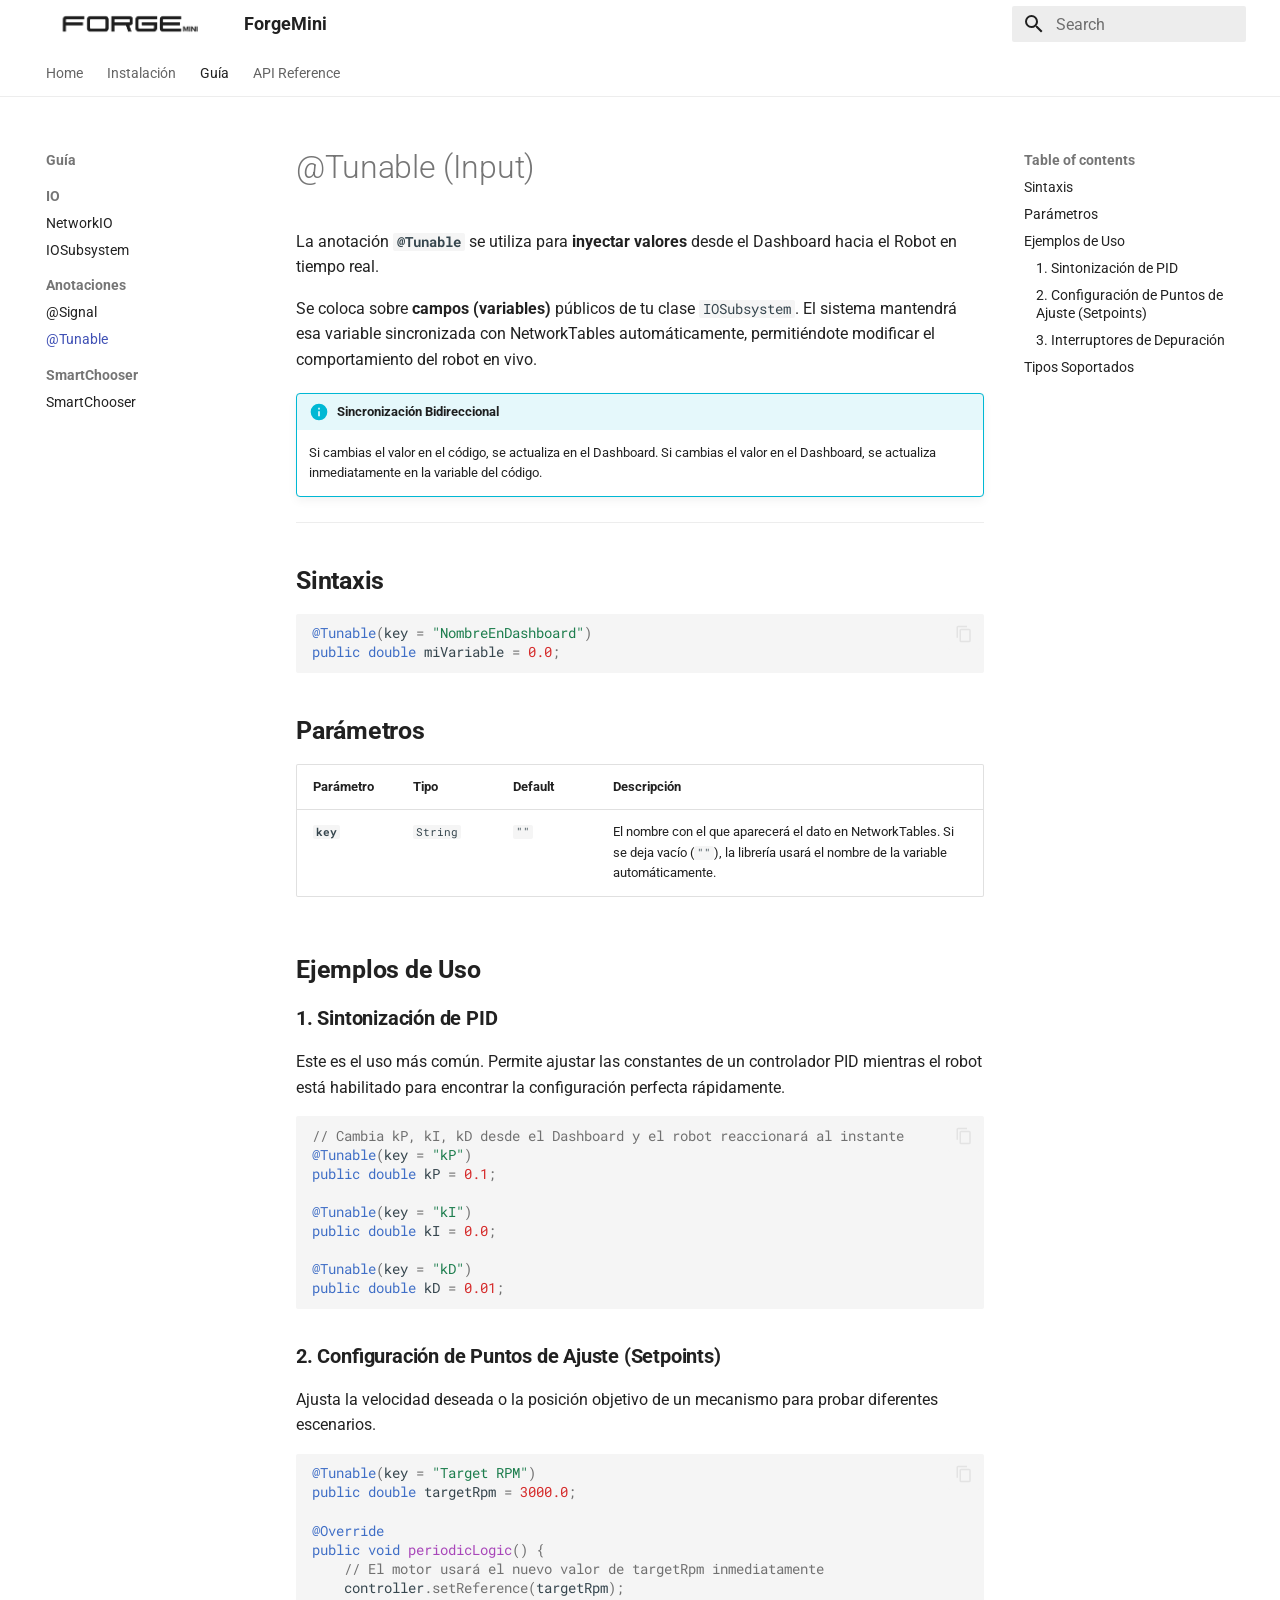
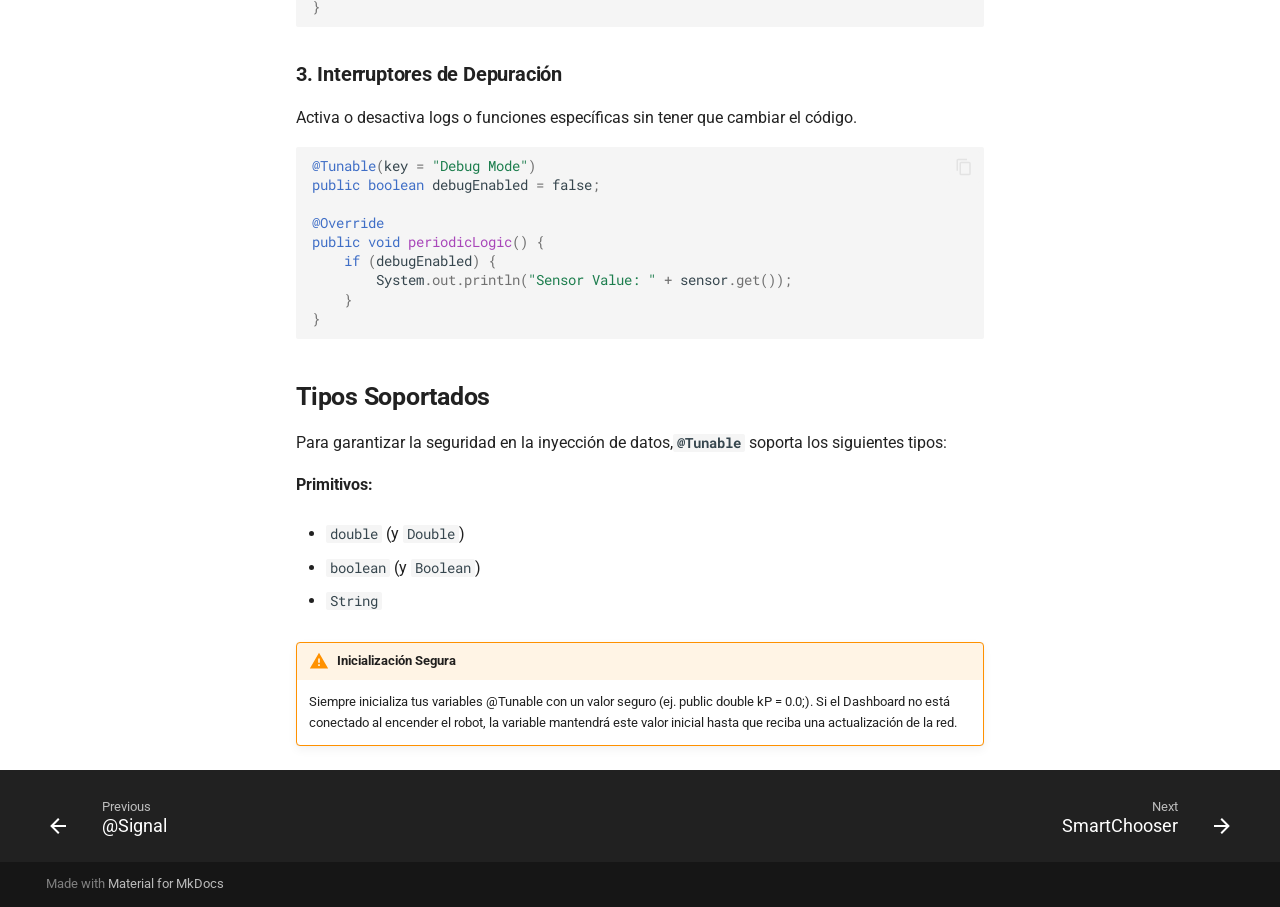
<file: guia/anotaciones/tunable/index.html>
<!doctype html>
<html lang="en" class="no-js">
  <head>
    
      <meta charset="utf-8">
      <meta name="viewport" content="width=device-width,initial-scale=1">
      
      
      
        <link rel="canonical" href="https://imcab.github.io/FORGEMiniDocs/guia/anotaciones/tunable/">
      
      
        <link rel="prev" href="../signal/">
      
      
        <link rel="next" href="../../sendable/">
      
      
        
      
      
      <link rel="icon" href="../../../assets/logo.png">
      <meta name="generator" content="mkdocs-1.6.1, mkdocs-material-9.7.1">
    
    
      
        <title>@Tunable - ForgeMini</title>
      
    
    
      <link rel="stylesheet" href="../../../assets/stylesheets/main.484c7ddc.min.css">
      
        
        <link rel="stylesheet" href="../../../assets/stylesheets/palette.ab4e12ef.min.css">
      
      


    
    
      
    
    
      
        
        
        <link rel="preconnect" href="https://fonts.gstatic.com" crossorigin>
        <link rel="stylesheet" href="https://fonts.googleapis.com/css?family=Roboto:300,300i,400,400i,700,700i%7CRoboto+Mono:400,400i,700,700i&display=fallback">
        <style>:root{--md-text-font:"Roboto";--md-code-font:"Roboto Mono"}</style>
      
    
    
      <link rel="stylesheet" href="../../../stylesheets/extra.css">
    
    <script>__md_scope=new URL("../../..",location),__md_hash=e=>[...e].reduce(((e,_)=>(e<<5)-e+_.charCodeAt(0)),0),__md_get=(e,_=localStorage,t=__md_scope)=>JSON.parse(_.getItem(t.pathname+"."+e)),__md_set=(e,_,t=localStorage,a=__md_scope)=>{try{t.setItem(a.pathname+"."+e,JSON.stringify(_))}catch(e){}}</script>
    
      

    
    
  </head>
  
  
    
    
    
    
    
    <body dir="ltr" data-md-color-scheme="default" data-md-color-primary="white" data-md-color-accent="indigo">
  
    
    <input class="md-toggle" data-md-toggle="drawer" type="checkbox" id="__drawer" autocomplete="off">
    <input class="md-toggle" data-md-toggle="search" type="checkbox" id="__search" autocomplete="off">
    <label class="md-overlay" for="__drawer"></label>
    <div data-md-component="skip">
      
        
        <a href="#tunable-input" class="md-skip">
          Skip to content
        </a>
      
    </div>
    <div data-md-component="announce">
      
    </div>
    
    
      

<header class="md-header" data-md-component="header">
  <nav class="md-header__inner md-grid" aria-label="Header">
    <a href="../../.." title="ForgeMini" class="md-header__button md-logo" aria-label="ForgeMini" data-md-component="logo">
      
  <img src="../../../assets/logo.png" alt="logo">

    </a>
    <label class="md-header__button md-icon" for="__drawer">
      
      <svg xmlns="http://www.w3.org/2000/svg" viewBox="0 0 24 24"><path d="M3 6h18v2H3zm0 5h18v2H3zm0 5h18v2H3z"/></svg>
    </label>
    <div class="md-header__title" data-md-component="header-title">
      <div class="md-header__ellipsis">
        <div class="md-header__topic">
          <span class="md-ellipsis">
            ForgeMini
          </span>
        </div>
        <div class="md-header__topic" data-md-component="header-topic">
          <span class="md-ellipsis">
            
              @Tunable
            
          </span>
        </div>
      </div>
    </div>
    
      
    
    
    
    
      
      
        <label class="md-header__button md-icon" for="__search">
          
          <svg xmlns="http://www.w3.org/2000/svg" viewBox="0 0 24 24"><path d="M9.5 3A6.5 6.5 0 0 1 16 9.5c0 1.61-.59 3.09-1.56 4.23l.27.27h.79l5 5-1.5 1.5-5-5v-.79l-.27-.27A6.52 6.52 0 0 1 9.5 16 6.5 6.5 0 0 1 3 9.5 6.5 6.5 0 0 1 9.5 3m0 2C7 5 5 7 5 9.5S7 14 9.5 14 14 12 14 9.5 12 5 9.5 5"/></svg>
        </label>
        <div class="md-search" data-md-component="search" role="dialog">
  <label class="md-search__overlay" for="__search"></label>
  <div class="md-search__inner" role="search">
    <form class="md-search__form" name="search">
      <input type="text" class="md-search__input" name="query" aria-label="Search" placeholder="Search" autocapitalize="off" autocorrect="off" autocomplete="off" spellcheck="false" data-md-component="search-query" required>
      <label class="md-search__icon md-icon" for="__search">
        
        <svg xmlns="http://www.w3.org/2000/svg" viewBox="0 0 24 24"><path d="M9.5 3A6.5 6.5 0 0 1 16 9.5c0 1.61-.59 3.09-1.56 4.23l.27.27h.79l5 5-1.5 1.5-5-5v-.79l-.27-.27A6.52 6.52 0 0 1 9.5 16 6.5 6.5 0 0 1 3 9.5 6.5 6.5 0 0 1 9.5 3m0 2C7 5 5 7 5 9.5S7 14 9.5 14 14 12 14 9.5 12 5 9.5 5"/></svg>
        
        <svg xmlns="http://www.w3.org/2000/svg" viewBox="0 0 24 24"><path d="M20 11v2H8l5.5 5.5-1.42 1.42L4.16 12l7.92-7.92L13.5 5.5 8 11z"/></svg>
      </label>
      <nav class="md-search__options" aria-label="Search">
        
        <button type="reset" class="md-search__icon md-icon" title="Clear" aria-label="Clear" tabindex="-1">
          
          <svg xmlns="http://www.w3.org/2000/svg" viewBox="0 0 24 24"><path d="M19 6.41 17.59 5 12 10.59 6.41 5 5 6.41 10.59 12 5 17.59 6.41 19 12 13.41 17.59 19 19 17.59 13.41 12z"/></svg>
        </button>
      </nav>
      
    </form>
    <div class="md-search__output">
      <div class="md-search__scrollwrap" tabindex="0" data-md-scrollfix>
        <div class="md-search-result" data-md-component="search-result">
          <div class="md-search-result__meta">
            Initializing search
          </div>
          <ol class="md-search-result__list" role="presentation"></ol>
        </div>
      </div>
    </div>
  </div>
</div>
      
    
    
  </nav>
  
</header>
    
    <div class="md-container" data-md-component="container">
      
      
        
          
            
<nav class="md-tabs" aria-label="Tabs" data-md-component="tabs">
  <div class="md-grid">
    <ul class="md-tabs__list">
      
        
  
  
  
  
    <li class="md-tabs__item">
      <a href="../../.." class="md-tabs__link">
        
  
  
    
  
  Home

      </a>
    </li>
  

      
        
  
  
  
  
    <li class="md-tabs__item">
      <a href="../../../instalacion/" class="md-tabs__link">
        
  
  
    
  
  Instalación

      </a>
    </li>
  

      
        
  
  
  
    
  
  
    
    
      
  
  
  
    
  
  
    
    
      <li class="md-tabs__item md-tabs__item--active">
        <a href="../../networkio/" class="md-tabs__link">
          
  
  
  Guía

        </a>
      </li>
    
  

    
  

      
        
  
  
  
  
    <li class="md-tabs__item">
      <a href="https://imcab.github.io/FORGEmini/" class="md-tabs__link">
        
  
  
    
  
  API Reference

      </a>
    </li>
  

      
    </ul>
  </div>
</nav>
          
        
      
      <main class="md-main" data-md-component="main">
        <div class="md-main__inner md-grid">
          
            
              
              <div class="md-sidebar md-sidebar--primary" data-md-component="sidebar" data-md-type="navigation" >
                <div class="md-sidebar__scrollwrap">
                  <div class="md-sidebar__inner">
                    


  


<nav class="md-nav md-nav--primary md-nav--lifted" aria-label="Navigation" data-md-level="0">
  <label class="md-nav__title" for="__drawer">
    <a href="../../.." title="ForgeMini" class="md-nav__button md-logo" aria-label="ForgeMini" data-md-component="logo">
      
  <img src="../../../assets/logo.png" alt="logo">

    </a>
    ForgeMini
  </label>
  
  <ul class="md-nav__list" data-md-scrollfix>
    
      
      
  
  
  
  
    <li class="md-nav__item">
      <a href="../../.." class="md-nav__link">
        
  
  
  <span class="md-ellipsis">
    
  
    Home
  

    
  </span>
  
  

      </a>
    </li>
  

    
      
      
  
  
  
  
    <li class="md-nav__item">
      <a href="../../../instalacion/" class="md-nav__link">
        
  
  
  <span class="md-ellipsis">
    
  
    Instalación
  

    
  </span>
  
  

      </a>
    </li>
  

    
      
      
  
  
    
  
  
  
    
    
    
    
      
        
        
      
      
        
      
    
    
    <li class="md-nav__item md-nav__item--active md-nav__item--section md-nav__item--nested">
      
        
        
        <input class="md-nav__toggle md-toggle " type="checkbox" id="__nav_3" checked>
        
          
          <label class="md-nav__link" for="__nav_3" id="__nav_3_label" tabindex="">
            
  
  
  <span class="md-ellipsis">
    
  
    Guía
  

    
  </span>
  
  

            <span class="md-nav__icon md-icon"></span>
          </label>
        
        <nav class="md-nav" data-md-level="1" aria-labelledby="__nav_3_label" aria-expanded="true">
          <label class="md-nav__title" for="__nav_3">
            <span class="md-nav__icon md-icon"></span>
            
  
    Guía
  

          </label>
          <ul class="md-nav__list" data-md-scrollfix>
            
              
                
  
  
  
  
    
    
    
    
      
      
        
          
          
        
      
    
    
    <li class="md-nav__item md-nav__item--section md-nav__item--nested">
      
        
        
        <input class="md-nav__toggle md-toggle " type="checkbox" id="__nav_3_1" >
        
          
          <label class="md-nav__link" for="__nav_3_1" id="__nav_3_1_label" tabindex="">
            
  
  
  <span class="md-ellipsis">
    
  
    IO
  

    
  </span>
  
  

            <span class="md-nav__icon md-icon"></span>
          </label>
        
        <nav class="md-nav" data-md-level="2" aria-labelledby="__nav_3_1_label" aria-expanded="false">
          <label class="md-nav__title" for="__nav_3_1">
            <span class="md-nav__icon md-icon"></span>
            
  
    IO
  

          </label>
          <ul class="md-nav__list" data-md-scrollfix>
            
              
                
  
  
  
  
    <li class="md-nav__item">
      <a href="../../networkio/" class="md-nav__link">
        
  
  
  <span class="md-ellipsis">
    
  
    NetworkIO
  

    
  </span>
  
  

      </a>
    </li>
  

              
            
              
                
  
  
  
  
    <li class="md-nav__item">
      <a href="../../iosubsystem/" class="md-nav__link">
        
  
  
  <span class="md-ellipsis">
    
  
    IOSubsystem
  

    
  </span>
  
  

      </a>
    </li>
  

              
            
          </ul>
        </nav>
      
    </li>
  

              
            
              
                
  
  
    
  
  
  
    
    
    
    
      
      
        
          
          
        
      
    
    
    <li class="md-nav__item md-nav__item--active md-nav__item--section md-nav__item--nested">
      
        
        
        <input class="md-nav__toggle md-toggle " type="checkbox" id="__nav_3_2" checked>
        
          
          <label class="md-nav__link" for="__nav_3_2" id="__nav_3_2_label" tabindex="">
            
  
  
  <span class="md-ellipsis">
    
  
    Anotaciones
  

    
  </span>
  
  

            <span class="md-nav__icon md-icon"></span>
          </label>
        
        <nav class="md-nav" data-md-level="2" aria-labelledby="__nav_3_2_label" aria-expanded="true">
          <label class="md-nav__title" for="__nav_3_2">
            <span class="md-nav__icon md-icon"></span>
            
  
    Anotaciones
  

          </label>
          <ul class="md-nav__list" data-md-scrollfix>
            
              
                
  
  
  
  
    <li class="md-nav__item">
      <a href="../signal/" class="md-nav__link">
        
  
  
  <span class="md-ellipsis">
    
  
    @Signal
  

    
  </span>
  
  

      </a>
    </li>
  

              
            
              
                
  
  
    
  
  
  
    <li class="md-nav__item md-nav__item--active">
      
      <input class="md-nav__toggle md-toggle" type="checkbox" id="__toc">
      
      
        
      
      
        <label class="md-nav__link md-nav__link--active" for="__toc">
          
  
  
  <span class="md-ellipsis">
    
  
    @Tunable
  

    
  </span>
  
  

          <span class="md-nav__icon md-icon"></span>
        </label>
      
      <a href="./" class="md-nav__link md-nav__link--active">
        
  
  
  <span class="md-ellipsis">
    
  
    @Tunable
  

    
  </span>
  
  

      </a>
      
        

<nav class="md-nav md-nav--secondary" aria-label="Table of contents">
  
  
  
    
  
  
    <label class="md-nav__title" for="__toc">
      <span class="md-nav__icon md-icon"></span>
      Table of contents
    </label>
    <ul class="md-nav__list" data-md-component="toc" data-md-scrollfix>
      
        <li class="md-nav__item">
  <a href="#sintaxis" class="md-nav__link">
    <span class="md-ellipsis">
      
        Sintaxis
      
    </span>
  </a>
  
</li>
      
        <li class="md-nav__item">
  <a href="#parametros" class="md-nav__link">
    <span class="md-ellipsis">
      
        Parámetros
      
    </span>
  </a>
  
</li>
      
        <li class="md-nav__item">
  <a href="#ejemplos-de-uso" class="md-nav__link">
    <span class="md-ellipsis">
      
        Ejemplos de Uso
      
    </span>
  </a>
  
    <nav class="md-nav" aria-label="Ejemplos de Uso">
      <ul class="md-nav__list">
        
          <li class="md-nav__item">
  <a href="#1-sintonizacion-de-pid" class="md-nav__link">
    <span class="md-ellipsis">
      
        1. Sintonización de PID
      
    </span>
  </a>
  
</li>
        
          <li class="md-nav__item">
  <a href="#2-configuracion-de-puntos-de-ajuste-setpoints" class="md-nav__link">
    <span class="md-ellipsis">
      
        2. Configuración de Puntos de Ajuste (Setpoints)
      
    </span>
  </a>
  
</li>
        
          <li class="md-nav__item">
  <a href="#3-interruptores-de-depuracion" class="md-nav__link">
    <span class="md-ellipsis">
      
        3. Interruptores de Depuración
      
    </span>
  </a>
  
</li>
        
      </ul>
    </nav>
  
</li>
      
        <li class="md-nav__item">
  <a href="#tipos-soportados" class="md-nav__link">
    <span class="md-ellipsis">
      
        Tipos Soportados
      
    </span>
  </a>
  
</li>
      
    </ul>
  
</nav>
      
    </li>
  

              
            
          </ul>
        </nav>
      
    </li>
  

              
            
              
                
  
  
  
  
    
    
    
    
      
      
        
          
          
        
      
    
    
    <li class="md-nav__item md-nav__item--section md-nav__item--nested">
      
        
        
        <input class="md-nav__toggle md-toggle " type="checkbox" id="__nav_3_3" >
        
          
          <label class="md-nav__link" for="__nav_3_3" id="__nav_3_3_label" tabindex="">
            
  
  
  <span class="md-ellipsis">
    
  
    SmartChooser
  

    
  </span>
  
  

            <span class="md-nav__icon md-icon"></span>
          </label>
        
        <nav class="md-nav" data-md-level="2" aria-labelledby="__nav_3_3_label" aria-expanded="false">
          <label class="md-nav__title" for="__nav_3_3">
            <span class="md-nav__icon md-icon"></span>
            
  
    SmartChooser
  

          </label>
          <ul class="md-nav__list" data-md-scrollfix>
            
              
                
  
  
  
  
    <li class="md-nav__item">
      <a href="../../sendable/" class="md-nav__link">
        
  
  
  <span class="md-ellipsis">
    
  
    SmartChooser
  

    
  </span>
  
  

      </a>
    </li>
  

              
            
          </ul>
        </nav>
      
    </li>
  

              
            
          </ul>
        </nav>
      
    </li>
  

    
      
      
  
  
  
  
    <li class="md-nav__item">
      <a href="https://imcab.github.io/FORGEmini/" class="md-nav__link">
        
  
  
  <span class="md-ellipsis">
    
  
    API Reference
  

    
  </span>
  
  

      </a>
    </li>
  

    
  </ul>
</nav>
                  </div>
                </div>
              </div>
            
            
              
              <div class="md-sidebar md-sidebar--secondary" data-md-component="sidebar" data-md-type="toc" >
                <div class="md-sidebar__scrollwrap">
                  <div class="md-sidebar__inner">
                    

<nav class="md-nav md-nav--secondary" aria-label="Table of contents">
  
  
  
    
  
  
    <label class="md-nav__title" for="__toc">
      <span class="md-nav__icon md-icon"></span>
      Table of contents
    </label>
    <ul class="md-nav__list" data-md-component="toc" data-md-scrollfix>
      
        <li class="md-nav__item">
  <a href="#sintaxis" class="md-nav__link">
    <span class="md-ellipsis">
      
        Sintaxis
      
    </span>
  </a>
  
</li>
      
        <li class="md-nav__item">
  <a href="#parametros" class="md-nav__link">
    <span class="md-ellipsis">
      
        Parámetros
      
    </span>
  </a>
  
</li>
      
        <li class="md-nav__item">
  <a href="#ejemplos-de-uso" class="md-nav__link">
    <span class="md-ellipsis">
      
        Ejemplos de Uso
      
    </span>
  </a>
  
    <nav class="md-nav" aria-label="Ejemplos de Uso">
      <ul class="md-nav__list">
        
          <li class="md-nav__item">
  <a href="#1-sintonizacion-de-pid" class="md-nav__link">
    <span class="md-ellipsis">
      
        1. Sintonización de PID
      
    </span>
  </a>
  
</li>
        
          <li class="md-nav__item">
  <a href="#2-configuracion-de-puntos-de-ajuste-setpoints" class="md-nav__link">
    <span class="md-ellipsis">
      
        2. Configuración de Puntos de Ajuste (Setpoints)
      
    </span>
  </a>
  
</li>
        
          <li class="md-nav__item">
  <a href="#3-interruptores-de-depuracion" class="md-nav__link">
    <span class="md-ellipsis">
      
        3. Interruptores de Depuración
      
    </span>
  </a>
  
</li>
        
      </ul>
    </nav>
  
</li>
      
        <li class="md-nav__item">
  <a href="#tipos-soportados" class="md-nav__link">
    <span class="md-ellipsis">
      
        Tipos Soportados
      
    </span>
  </a>
  
</li>
      
    </ul>
  
</nav>
                  </div>
                </div>
              </div>
            
          
          
            <div class="md-content" data-md-component="content">
              
              <article class="md-content__inner md-typeset">
                
                  



<h1 id="tunable-input">@Tunable (Input)</h1>
<p>La anotación <strong><code>@Tunable</code></strong> se utiliza para <strong>inyectar valores</strong> desde el Dashboard hacia el Robot en tiempo real.</p>
<p>Se coloca sobre <strong>campos (variables)</strong> públicos de tu clase <code>IOSubsystem</code>. El sistema mantendrá esa variable sincronizada con NetworkTables automáticamente, permitiéndote modificar el comportamiento del robot en vivo.</p>
<div class="admonition info">
<p class="admonition-title">Sincronización Bidireccional</p>
<p>Si cambias el valor en el código, se actualiza en el Dashboard. Si cambias el valor en el Dashboard, se actualiza inmediatamente en la variable del código.</p>
</div>
<hr />
<h2 id="sintaxis"><strong>Sintaxis</strong></h2>
<div class="highlight"><pre><span></span><code><a id="__codelineno-0-1" name="__codelineno-0-1" href="#__codelineno-0-1"></a><span class="nd">@Tunable</span><span class="p">(</span><span class="n">key</span><span class="w"> </span><span class="o">=</span><span class="w"> </span><span class="s">&quot;NombreEnDashboard&quot;</span><span class="p">)</span>
<a id="__codelineno-0-2" name="__codelineno-0-2" href="#__codelineno-0-2"></a><span class="kd">public</span><span class="w"> </span><span class="kt">double</span><span class="w"> </span><span class="n">miVariable</span><span class="w"> </span><span class="o">=</span><span class="w"> </span><span class="mf">0.0</span><span class="p">;</span>
</code></pre></div>
<h2 id="parametros"><strong>Parámetros</strong></h2>
<table>
<thead>
<tr>
<th style="text-align: left;">Parámetro</th>
<th style="text-align: left;">Tipo</th>
<th style="text-align: left;">Default</th>
<th style="text-align: left;">Descripción</th>
</tr>
</thead>
<tbody>
<tr>
<td style="text-align: left;"><strong><code>key</code></strong></td>
<td style="text-align: left;"><code>String</code></td>
<td style="text-align: left;"><code>""</code></td>
<td style="text-align: left;">El nombre con el que aparecerá el dato en NetworkTables. Si se deja vacío (<code>""</code>), la librería usará el nombre de la variable automáticamente.</td>
</tr>
</tbody>
</table>
<h2 id="ejemplos-de-uso"><strong>Ejemplos de Uso</strong></h2>
<h3 id="1-sintonizacion-de-pid"><strong>1. Sintonización de PID</strong></h3>
<p>Este es el uso más común. Permite ajustar las constantes de un controlador PID mientras el robot está habilitado para encontrar la configuración perfecta rápidamente.</p>
<div class="highlight"><pre><span></span><code><a id="__codelineno-1-1" name="__codelineno-1-1" href="#__codelineno-1-1"></a><span class="c1">// Cambia kP, kI, kD desde el Dashboard y el robot reaccionará al instante</span>
<a id="__codelineno-1-2" name="__codelineno-1-2" href="#__codelineno-1-2"></a><span class="nd">@Tunable</span><span class="p">(</span><span class="n">key</span><span class="w"> </span><span class="o">=</span><span class="w"> </span><span class="s">&quot;kP&quot;</span><span class="p">)</span>
<a id="__codelineno-1-3" name="__codelineno-1-3" href="#__codelineno-1-3"></a><span class="kd">public</span><span class="w"> </span><span class="kt">double</span><span class="w"> </span><span class="n">kP</span><span class="w"> </span><span class="o">=</span><span class="w"> </span><span class="mf">0.1</span><span class="p">;</span>
<a id="__codelineno-1-4" name="__codelineno-1-4" href="#__codelineno-1-4"></a>
<a id="__codelineno-1-5" name="__codelineno-1-5" href="#__codelineno-1-5"></a><span class="nd">@Tunable</span><span class="p">(</span><span class="n">key</span><span class="w"> </span><span class="o">=</span><span class="w"> </span><span class="s">&quot;kI&quot;</span><span class="p">)</span>
<a id="__codelineno-1-6" name="__codelineno-1-6" href="#__codelineno-1-6"></a><span class="kd">public</span><span class="w"> </span><span class="kt">double</span><span class="w"> </span><span class="n">kI</span><span class="w"> </span><span class="o">=</span><span class="w"> </span><span class="mf">0.0</span><span class="p">;</span>
<a id="__codelineno-1-7" name="__codelineno-1-7" href="#__codelineno-1-7"></a>
<a id="__codelineno-1-8" name="__codelineno-1-8" href="#__codelineno-1-8"></a><span class="nd">@Tunable</span><span class="p">(</span><span class="n">key</span><span class="w"> </span><span class="o">=</span><span class="w"> </span><span class="s">&quot;kD&quot;</span><span class="p">)</span>
<a id="__codelineno-1-9" name="__codelineno-1-9" href="#__codelineno-1-9"></a><span class="kd">public</span><span class="w"> </span><span class="kt">double</span><span class="w"> </span><span class="n">kD</span><span class="w"> </span><span class="o">=</span><span class="w"> </span><span class="mf">0.01</span><span class="p">;</span>
</code></pre></div>
<h3 id="2-configuracion-de-puntos-de-ajuste-setpoints"><strong>2. Configuración de Puntos de Ajuste (Setpoints)</strong></h3>
<p>Ajusta la velocidad deseada o la posición objetivo de un mecanismo para probar diferentes escenarios.</p>
<div class="highlight"><pre><span></span><code><a id="__codelineno-2-1" name="__codelineno-2-1" href="#__codelineno-2-1"></a><span class="nd">@Tunable</span><span class="p">(</span><span class="n">key</span><span class="w"> </span><span class="o">=</span><span class="w"> </span><span class="s">&quot;Target RPM&quot;</span><span class="p">)</span>
<a id="__codelineno-2-2" name="__codelineno-2-2" href="#__codelineno-2-2"></a><span class="kd">public</span><span class="w"> </span><span class="kt">double</span><span class="w"> </span><span class="n">targetRpm</span><span class="w"> </span><span class="o">=</span><span class="w"> </span><span class="mf">3000.0</span><span class="p">;</span>
<a id="__codelineno-2-3" name="__codelineno-2-3" href="#__codelineno-2-3"></a>
<a id="__codelineno-2-4" name="__codelineno-2-4" href="#__codelineno-2-4"></a><span class="nd">@Override</span>
<a id="__codelineno-2-5" name="__codelineno-2-5" href="#__codelineno-2-5"></a><span class="kd">public</span><span class="w"> </span><span class="kt">void</span><span class="w"> </span><span class="nf">periodicLogic</span><span class="p">()</span><span class="w"> </span><span class="p">{</span>
<a id="__codelineno-2-6" name="__codelineno-2-6" href="#__codelineno-2-6"></a><span class="w">    </span><span class="c1">// El motor usará el nuevo valor de targetRpm inmediatamente</span>
<a id="__codelineno-2-7" name="__codelineno-2-7" href="#__codelineno-2-7"></a><span class="w">    </span><span class="n">controller</span><span class="p">.</span><span class="na">setReference</span><span class="p">(</span><span class="n">targetRpm</span><span class="p">);</span>
<a id="__codelineno-2-8" name="__codelineno-2-8" href="#__codelineno-2-8"></a><span class="p">}</span>
</code></pre></div>
<h3 id="3-interruptores-de-depuracion"><strong>3. Interruptores de Depuración</strong></h3>
<p>Activa o desactiva logs o funciones específicas sin tener que cambiar el código.</p>
<div class="highlight"><pre><span></span><code><a id="__codelineno-3-1" name="__codelineno-3-1" href="#__codelineno-3-1"></a><span class="nd">@Tunable</span><span class="p">(</span><span class="n">key</span><span class="w"> </span><span class="o">=</span><span class="w"> </span><span class="s">&quot;Debug Mode&quot;</span><span class="p">)</span>
<a id="__codelineno-3-2" name="__codelineno-3-2" href="#__codelineno-3-2"></a><span class="kd">public</span><span class="w"> </span><span class="kt">boolean</span><span class="w"> </span><span class="n">debugEnabled</span><span class="w"> </span><span class="o">=</span><span class="w"> </span><span class="kc">false</span><span class="p">;</span>
<a id="__codelineno-3-3" name="__codelineno-3-3" href="#__codelineno-3-3"></a>
<a id="__codelineno-3-4" name="__codelineno-3-4" href="#__codelineno-3-4"></a><span class="nd">@Override</span>
<a id="__codelineno-3-5" name="__codelineno-3-5" href="#__codelineno-3-5"></a><span class="kd">public</span><span class="w"> </span><span class="kt">void</span><span class="w"> </span><span class="nf">periodicLogic</span><span class="p">()</span><span class="w"> </span><span class="p">{</span>
<a id="__codelineno-3-6" name="__codelineno-3-6" href="#__codelineno-3-6"></a><span class="w">    </span><span class="k">if</span><span class="w"> </span><span class="p">(</span><span class="n">debugEnabled</span><span class="p">)</span><span class="w"> </span><span class="p">{</span>
<a id="__codelineno-3-7" name="__codelineno-3-7" href="#__codelineno-3-7"></a><span class="w">        </span><span class="n">System</span><span class="p">.</span><span class="na">out</span><span class="p">.</span><span class="na">println</span><span class="p">(</span><span class="s">&quot;Sensor Value: &quot;</span><span class="w"> </span><span class="o">+</span><span class="w"> </span><span class="n">sensor</span><span class="p">.</span><span class="na">get</span><span class="p">());</span>
<a id="__codelineno-3-8" name="__codelineno-3-8" href="#__codelineno-3-8"></a><span class="w">    </span><span class="p">}</span>
<a id="__codelineno-3-9" name="__codelineno-3-9" href="#__codelineno-3-9"></a><span class="p">}</span>
</code></pre></div>
<h2 id="tipos-soportados"><strong>Tipos Soportados</strong></h2>
<p>Para garantizar la seguridad en la inyección de datos,<strong><code>@Tunable</code></strong> soporta los siguientes tipos:</p>
<p><strong>Primitivos:</strong></p>
<ul>
<li>
<p><code>double</code> (y <code>Double</code>)</p>
</li>
<li>
<p><code>boolean</code> (y <code>Boolean</code>)</p>
</li>
<li>
<p><code>String</code></p>
</li>
</ul>
<div class="admonition warning">
<p class="admonition-title">Inicialización Segura</p>
<p>Siempre inicializa tus variables @Tunable con un valor seguro (ej. public double kP = 0.0;).
Si el Dashboard no está conectado al encender el robot, la variable mantendrá este valor inicial hasta que reciba una actualización de la red.</p>
</div>












                
              </article>
            </div>
          
          
  <script>var tabs=__md_get("__tabs");if(Array.isArray(tabs))e:for(var set of document.querySelectorAll(".tabbed-set")){var labels=set.querySelector(".tabbed-labels");for(var tab of tabs)for(var label of labels.getElementsByTagName("label"))if(label.innerText.trim()===tab){var input=document.getElementById(label.htmlFor);input.checked=!0;continue e}}</script>

<script>var target=document.getElementById(location.hash.slice(1));target&&target.name&&(target.checked=target.name.startsWith("__tabbed_"))</script>
        </div>
        
      </main>
      
        <footer class="md-footer">
  
    
      
      <nav class="md-footer__inner md-grid" aria-label="Footer" >
        
          
          <a href="../signal/" class="md-footer__link md-footer__link--prev" aria-label="Previous: @Signal">
            <div class="md-footer__button md-icon">
              
              <svg xmlns="http://www.w3.org/2000/svg" viewBox="0 0 24 24"><path d="M20 11v2H8l5.5 5.5-1.42 1.42L4.16 12l7.92-7.92L13.5 5.5 8 11z"/></svg>
            </div>
            <div class="md-footer__title">
              <span class="md-footer__direction">
                Previous
              </span>
              <div class="md-ellipsis">
                @Signal
              </div>
            </div>
          </a>
        
        
          
          <a href="../../sendable/" class="md-footer__link md-footer__link--next" aria-label="Next: SmartChooser">
            <div class="md-footer__title">
              <span class="md-footer__direction">
                Next
              </span>
              <div class="md-ellipsis">
                SmartChooser
              </div>
            </div>
            <div class="md-footer__button md-icon">
              
              <svg xmlns="http://www.w3.org/2000/svg" viewBox="0 0 24 24"><path d="M4 11v2h12l-5.5 5.5 1.42 1.42L19.84 12l-7.92-7.92L10.5 5.5 16 11z"/></svg>
            </div>
          </a>
        
      </nav>
    
  
  <div class="md-footer-meta md-typeset">
    <div class="md-footer-meta__inner md-grid">
      <div class="md-copyright">
  
  
    Made with
    <a href="https://squidfunk.github.io/mkdocs-material/" target="_blank" rel="noopener">
      Material for MkDocs
    </a>
  
</div>
      
    </div>
  </div>
</footer>
      
    </div>
    <div class="md-dialog" data-md-component="dialog">
      <div class="md-dialog__inner md-typeset"></div>
    </div>
    
    
    
      
      
      <script id="__config" type="application/json">{"annotate": null, "base": "../../..", "features": ["navigation.tabs", "navigation.sections", "content.code.copy", "content.tabs.link", "navigation.footer"], "search": "../../../assets/javascripts/workers/search.2c215733.min.js", "tags": null, "translations": {"clipboard.copied": "Copied to clipboard", "clipboard.copy": "Copy to clipboard", "search.result.more.one": "1 more on this page", "search.result.more.other": "# more on this page", "search.result.none": "No matching documents", "search.result.one": "1 matching document", "search.result.other": "# matching documents", "search.result.placeholder": "Type to start searching", "search.result.term.missing": "Missing", "select.version": "Select version"}, "version": null}</script>
    
    
      <script src="../../../assets/javascripts/bundle.79ae519e.min.js"></script>
      
    
  </body>
</html>
</file>
<file: stylesheets/extra.css>
@keyframes fadeInUp {
  from {
    opacity: 0;
    transform: translate3d(0, 40px, 0);
  }
  to {
    opacity: 1;
    transform: translate3d(0, 0, 0);
  }
}

.fade-in {
  animation-name: fadeInUp;
  animation-duration: 1s;
  animation-fill-mode: both;
}

.delay-1 { animation-delay: 0.2s; } /* Título */
.delay-2 { animation-delay: 0.4s; } /* Botones */
.delay-3 { animation-delay: 0.6s; } /* Cards */
.delay-4 { animation-delay: 0.8s; } /* Footer */

@keyframes logoFadeInPremium {
  from {
    opacity: 0;
    transform: scale(0.92); /* Empieza un poco más pequeño */
    filter: blur(8px);      /* Empieza borroso */
  }
  to {
    opacity: 1;
    transform: scale(1);    /* Tamaño normal */
    filter: blur(0);        /* Nítido */
  }
}

.logo-fade{
  /* Usamos 'forwards' para que se quede en el estado final */
  animation: logoFadeInPremium 1.5s cubic-bezier(0.22, 1, 0.36, 1) forwards;
}
</file>
<file: assets/stylesheets/main.484c7ddc.min.css>
@charset "UTF-8";html{-webkit-text-size-adjust:none;-moz-text-size-adjust:none;text-size-adjust:none;box-sizing:border-box}*,:after,:before{box-sizing:inherit}@media (prefers-reduced-motion){*,:after,:before{transition:none!important}}body{margin:0}a,button,input,label{-webkit-tap-highlight-color:transparent}a{color:inherit;text-decoration:none}hr{border:0;box-sizing:initial;display:block;height:.05rem;overflow:visible;padding:0}small{font-size:80%}sub,sup{line-height:1em}img{border-style:none}table{border-collapse:initial;border-spacing:0}td,th{font-weight:400;vertical-align:top}button{background:#0000;border:0;font-family:inherit;font-size:inherit;margin:0;padding:0}input{border:0;outline:none}:root{--md-primary-fg-color:#4051b5;--md-primary-fg-color--light:#5d6cc0;--md-primary-fg-color--dark:#303fa1;--md-primary-bg-color:#fff;--md-primary-bg-color--light:#ffffffb3;--md-accent-fg-color:#526cfe;--md-accent-fg-color--transparent:#526cfe1a;--md-accent-bg-color:#fff;--md-accent-bg-color--light:#ffffffb3}[data-md-color-scheme=default]{color-scheme:light}[data-md-color-scheme=default] img[src$="#gh-dark-mode-only"],[data-md-color-scheme=default] img[src$="#only-dark"]{display:none}:root,[data-md-color-scheme=default]{--md-hue:225deg;--md-default-fg-color:#000000de;--md-default-fg-color--light:#0000008a;--md-default-fg-color--lighter:#00000052;--md-default-fg-color--lightest:#00000012;--md-default-bg-color:#fff;--md-default-bg-color--light:#ffffffb3;--md-default-bg-color--lighter:#ffffff4d;--md-default-bg-color--lightest:#ffffff1f;--md-code-fg-color:#36464e;--md-code-bg-color:#f5f5f5;--md-code-bg-color--light:#f5f5f5b3;--md-code-bg-color--lighter:#f5f5f54d;--md-code-hl-color:#4287ff;--md-code-hl-color--light:#4287ff1a;--md-code-hl-number-color:#d52a2a;--md-code-hl-special-color:#db1457;--md-code-hl-function-color:#a846b9;--md-code-hl-constant-color:#6e59d9;--md-code-hl-keyword-color:#3f6ec6;--md-code-hl-string-color:#1c7d4d;--md-code-hl-name-color:var(--md-code-fg-color);--md-code-hl-operator-color:var(--md-default-fg-color--light);--md-code-hl-punctuation-color:var(--md-default-fg-color--light);--md-code-hl-comment-color:var(--md-default-fg-color--light);--md-code-hl-generic-color:var(--md-default-fg-color--light);--md-code-hl-variable-color:var(--md-default-fg-color--light);--md-typeset-color:var(--md-default-fg-color);--md-typeset-a-color:var(--md-primary-fg-color);--md-typeset-del-color:#f5503d26;--md-typeset-ins-color:#0bd57026;--md-typeset-kbd-color:#fafafa;--md-typeset-kbd-accent-color:#fff;--md-typeset-kbd-border-color:#b8b8b8;--md-typeset-mark-color:#ffff0080;--md-typeset-table-color:#0000001f;--md-typeset-table-color--light:rgba(0,0,0,.035);--md-admonition-fg-color:var(--md-default-fg-color);--md-admonition-bg-color:var(--md-default-bg-color);--md-warning-fg-color:#000000de;--md-warning-bg-color:#ff9;--md-footer-fg-color:#fff;--md-footer-fg-color--light:#ffffffb3;--md-footer-fg-color--lighter:#ffffff73;--md-footer-bg-color:#000000de;--md-footer-bg-color--dark:#00000052;--md-shadow-z1:0 0.2rem 0.5rem #0000000d,0 0 0.05rem #0000001a;--md-shadow-z2:0 0.2rem 0.5rem #0000001a,0 0 0.05rem #00000040;--md-shadow-z3:0 0.2rem 0.5rem #0003,0 0 0.05rem #00000059}.md-icon svg{fill:currentcolor;display:block;height:1.2rem;width:1.2rem}body{-webkit-font-smoothing:antialiased;-moz-osx-font-smoothing:grayscale;--md-text-font-family:var(--md-text-font,_),-apple-system,BlinkMacSystemFont,Helvetica,Arial,sans-serif;--md-code-font-family:var(--md-code-font,_),SFMono-Regular,Consolas,Menlo,monospace}aside,body,input{font-feature-settings:"kern","liga";color:var(--md-typeset-color);font-family:var(--md-text-font-family)}code,kbd,pre{font-feature-settings:"kern";font-family:var(--md-code-font-family)}:root{--md-typeset-table-sort-icon:url('data:image/svg+xml;charset=utf-8,<svg xmlns="http://www.w3.org/2000/svg" viewBox="0 0 24 24"><path d="m18 21-4-4h3V7h-3l4-4 4 4h-3v10h3M2 19v-2h10v2M2 13v-2h7v2M2 7V5h4v2z"/></svg>');--md-typeset-table-sort-icon--asc:url('data:image/svg+xml;charset=utf-8,<svg xmlns="http://www.w3.org/2000/svg" viewBox="0 0 24 24"><path d="M19 17h3l-4 4-4-4h3V3h2M2 17h10v2H2M6 5v2H2V5m0 6h7v2H2z"/></svg>');--md-typeset-table-sort-icon--desc:url('data:image/svg+xml;charset=utf-8,<svg xmlns="http://www.w3.org/2000/svg" viewBox="0 0 24 24"><path d="M19 7h3l-4-4-4 4h3v14h2M2 17h10v2H2M6 5v2H2V5m0 6h7v2H2z"/></svg>')}.md-typeset{-webkit-print-color-adjust:exact;color-adjust:exact;font-size:.8rem;line-height:1.6;overflow-wrap:break-word}@media print{.md-typeset{font-size:.68rem}}.md-typeset blockquote,.md-typeset dl,.md-typeset figure,.md-typeset ol,.md-typeset pre,.md-typeset ul{margin-bottom:1em;margin-top:1em}.md-typeset h1{color:var(--md-default-fg-color--light);font-size:2em;line-height:1.3;margin:0 0 1.25em}.md-typeset h1,.md-typeset h2{font-weight:300;letter-spacing:-.01em}.md-typeset h2{font-size:1.5625em;line-height:1.4;margin:1.6em 0 .64em}.md-typeset h3{font-size:1.25em;font-weight:400;letter-spacing:-.01em;line-height:1.5;margin:1.6em 0 .8em}.md-typeset h2+h3{margin-top:.8em}.md-typeset h4{font-weight:700;letter-spacing:-.01em;margin:1em 0}.md-typeset h5,.md-typeset h6{color:var(--md-default-fg-color--light);font-size:.8em;font-weight:700;letter-spacing:-.01em;margin:1.25em 0}.md-typeset h5{text-transform:uppercase}.md-typeset h5 code{text-transform:none}.md-typeset hr{border-bottom:.05rem solid var(--md-default-fg-color--lightest);display:flow-root;margin:1.5em 0}.md-typeset a{color:var(--md-typeset-a-color);word-break:break-word}.md-typeset a,.md-typeset a:before{transition:color 125ms}.md-typeset a:focus,.md-typeset a:hover{color:var(--md-accent-fg-color)}.md-typeset a:focus code,.md-typeset a:hover code{background-color:var(--md-accent-fg-color--transparent);color:var(--md-accent-fg-color)}.md-typeset a code{color:var(--md-typeset-a-color)}.md-typeset a.focus-visible{outline-color:var(--md-accent-fg-color);outline-offset:.2rem}.md-typeset code,.md-typeset kbd,.md-typeset pre{color:var(--md-code-fg-color);direction:ltr;font-variant-ligatures:none;transition:background-color 125ms}@media print{.md-typeset code,.md-typeset kbd,.md-typeset pre{white-space:pre-wrap}}.md-typeset code{background-color:var(--md-code-bg-color);border-radius:.1rem;-webkit-box-decoration-break:clone;box-decoration-break:clone;font-size:.85em;padding:0 .2941176471em;transition:color 125ms,background-color 125ms;word-break:break-word}.md-typeset code:not(.focus-visible){-webkit-tap-highlight-color:transparent;outline:none}.md-typeset pre{display:flow-root;line-height:1.4;position:relative}.md-typeset pre>code{-webkit-box-decoration-break:slice;box-decoration-break:slice;box-shadow:none;display:block;margin:0;outline-color:var(--md-accent-fg-color);overflow:auto;padding:.7720588235em 1.1764705882em;scrollbar-color:var(--md-default-fg-color--lighter) #0000;scrollbar-width:thin;touch-action:auto;word-break:normal}.md-typeset pre>code:hover{scrollbar-color:var(--md-accent-fg-color) #0000}.md-typeset pre>code::-webkit-scrollbar{height:.2rem;width:.2rem}.md-typeset pre>code::-webkit-scrollbar-thumb{background-color:var(--md-default-fg-color--lighter)}.md-typeset pre>code::-webkit-scrollbar-thumb:hover{background-color:var(--md-accent-fg-color)}.md-typeset kbd{background-color:var(--md-typeset-kbd-color);border-radius:.1rem;box-shadow:0 .1rem 0 .05rem var(--md-typeset-kbd-border-color),0 .1rem 0 var(--md-typeset-kbd-border-color),0 -.1rem .2rem var(--md-typeset-kbd-accent-color) inset;color:var(--md-default-fg-color);display:inline-block;font-size:.75em;padding:0 .6666666667em;vertical-align:text-top;word-break:break-word}.md-typeset mark{background-color:var(--md-typeset-mark-color);-webkit-box-decoration-break:clone;box-decoration-break:clone;color:inherit;word-break:break-word}.md-typeset abbr{cursor:help;text-decoration:none}.md-typeset [data-preview],.md-typeset abbr{border-bottom:.05rem dotted var(--md-default-fg-color--light)}.md-typeset small{opacity:.75}[dir=ltr] .md-typeset sub,[dir=ltr] .md-typeset sup{margin-left:.078125em}[dir=rtl] .md-typeset sub,[dir=rtl] .md-typeset sup{margin-right:.078125em}[dir=ltr] .md-typeset blockquote{padding-left:.6rem}[dir=rtl] .md-typeset blockquote{padding-right:.6rem}[dir=ltr] .md-typeset blockquote{border-left:.2rem solid var(--md-default-fg-color--lighter)}[dir=rtl] .md-typeset blockquote{border-right:.2rem solid var(--md-default-fg-color--lighter)}.md-typeset blockquote{color:var(--md-default-fg-color--light);margin-left:0;margin-right:0}.md-typeset ul{list-style-type:disc}.md-typeset ul[type]{list-style-type:revert-layer}[dir=ltr] .md-typeset ol,[dir=ltr] .md-typeset ul{margin-left:.625em}[dir=rtl] .md-typeset ol,[dir=rtl] .md-typeset ul{margin-right:.625em}.md-typeset ol,.md-typeset ul{padding:0}.md-typeset ol:not([hidden]),.md-typeset ul:not([hidden]){display:flow-root}.md-typeset ol ol,.md-typeset ul ol{list-style-type:lower-alpha}.md-typeset ol ol ol,.md-typeset ul ol ol{list-style-type:lower-roman}.md-typeset ol ol ol ol,.md-typeset ul ol ol ol{list-style-type:upper-alpha}.md-typeset ol ol ol ol ol,.md-typeset ul ol ol ol ol{list-style-type:upper-roman}.md-typeset ol[type],.md-typeset ul[type]{list-style-type:revert-layer}[dir=ltr] .md-typeset ol li,[dir=ltr] .md-typeset ul li{margin-left:1.25em}[dir=rtl] .md-typeset ol li,[dir=rtl] .md-typeset ul li{margin-right:1.25em}.md-typeset ol li,.md-typeset ul li{margin-bottom:.5em}.md-typeset ol li blockquote,.md-typeset ol li p,.md-typeset ul li blockquote,.md-typeset ul li p{margin:.5em 0}.md-typeset ol li:last-child,.md-typeset ul li:last-child{margin-bottom:0}[dir=ltr] .md-typeset ol li ol,[dir=ltr] .md-typeset ol li ul,[dir=ltr] .md-typeset ul li ol,[dir=ltr] .md-typeset ul li ul{margin-left:.625em}[dir=rtl] .md-typeset ol li ol,[dir=rtl] .md-typeset ol li ul,[dir=rtl] .md-typeset ul li ol,[dir=rtl] .md-typeset ul li ul{margin-right:.625em}.md-typeset ol li ol,.md-typeset ol li ul,.md-typeset ul li ol,.md-typeset ul li ul{margin-bottom:.5em;margin-top:.5em}[dir=ltr] .md-typeset dd{margin-left:1.875em}[dir=rtl] .md-typeset dd{margin-right:1.875em}.md-typeset dd{margin-bottom:1.5em;margin-top:1em}.md-typeset img,.md-typeset svg,.md-typeset video{height:auto;max-width:100%}.md-typeset img[align=left]{margin:1em 1em 1em 0}.md-typeset img[align=right]{margin:1em 0 1em 1em}.md-typeset img[align]:only-child{margin-top:0}.md-typeset figure{display:flow-root;margin:1em auto;max-width:100%;text-align:center;width:fit-content}.md-typeset figure img{display:block;margin:0 auto}.md-typeset figcaption{font-style:italic;margin:1em auto;max-width:24rem}.md-typeset iframe{max-width:100%}.md-typeset table:not([class]){background-color:var(--md-default-bg-color);border:.05rem solid var(--md-typeset-table-color);border-radius:.1rem;display:inline-block;font-size:.64rem;max-width:100%;overflow:auto;touch-action:auto}@media print{.md-typeset table:not([class]){display:table}}.md-typeset table:not([class])+*{margin-top:1.5em}.md-typeset table:not([class]) td>:first-child,.md-typeset table:not([class]) th>:first-child{margin-top:0}.md-typeset table:not([class]) td>:last-child,.md-typeset table:not([class]) th>:last-child{margin-bottom:0}.md-typeset table:not([class]) td:not([align]),.md-typeset table:not([class]) th:not([align]){text-align:left}[dir=rtl] .md-typeset table:not([class]) td:not([align]),[dir=rtl] .md-typeset table:not([class]) th:not([align]){text-align:right}.md-typeset table:not([class]) th{font-weight:700;min-width:5rem;padding:.9375em 1.25em;vertical-align:top}.md-typeset table:not([class]) td{border-top:.05rem solid var(--md-typeset-table-color);padding:.9375em 1.25em;vertical-align:top}.md-typeset table:not([class]) tbody tr{transition:background-color 125ms}.md-typeset table:not([class]) tbody tr:hover{background-color:var(--md-typeset-table-color--light);box-shadow:0 .05rem 0 var(--md-default-bg-color) inset}.md-typeset table:not([class]) a{word-break:normal}.md-typeset table th[role=columnheader]{cursor:pointer}[dir=ltr] .md-typeset table th[role=columnheader]:after{margin-left:.5em}[dir=rtl] .md-typeset table th[role=columnheader]:after{margin-right:.5em}.md-typeset table th[role=columnheader]:after{content:"";display:inline-block;height:1.2em;-webkit-mask-image:var(--md-typeset-table-sort-icon);mask-image:var(--md-typeset-table-sort-icon);-webkit-mask-repeat:no-repeat;mask-repeat:no-repeat;-webkit-mask-size:contain;mask-size:contain;transition:background-color 125ms;vertical-align:text-bottom;width:1.2em}.md-typeset table th[role=columnheader]:hover:after{background-color:var(--md-default-fg-color--lighter)}.md-typeset table th[role=columnheader][aria-sort=ascending]:after{background-color:var(--md-default-fg-color--light);-webkit-mask-image:var(--md-typeset-table-sort-icon--asc);mask-image:var(--md-typeset-table-sort-icon--asc)}.md-typeset table th[role=columnheader][aria-sort=descending]:after{background-color:var(--md-default-fg-color--light);-webkit-mask-image:var(--md-typeset-table-sort-icon--desc);mask-image:var(--md-typeset-table-sort-icon--desc)}.md-typeset__scrollwrap{margin:1em -.8rem;overflow-x:auto;touch-action:auto}.md-typeset__table{display:inline-block;margin-bottom:.5em;padding:0 .8rem}@media print{.md-typeset__table{display:block}}html .md-typeset__table table{display:table;margin:0;overflow:hidden;width:100%}@media screen and (max-width:44.984375em){.md-content__inner>pre{margin:1em -.8rem}.md-content__inner>pre code{border-radius:0}}.md-typeset .md-author{border-radius:100%;display:block;flex-shrink:0;height:1.6rem;overflow:hidden;position:relative;transition:color 125ms,transform 125ms;width:1.6rem}.md-typeset .md-author img{display:block}.md-typeset .md-author--more{background:var(--md-default-fg-color--lightest);color:var(--md-default-fg-color--lighter);font-size:.6rem;font-weight:700;line-height:1.6rem;text-align:center}.md-typeset .md-author--long{height:2.4rem;width:2.4rem}.md-typeset a.md-author{transform:scale(1)}.md-typeset a.md-author img{border-radius:100%;filter:grayscale(100%) opacity(75%);transition:filter 125ms}.md-typeset a.md-author:focus,.md-typeset a.md-author:hover{transform:scale(1.1);z-index:1}.md-typeset a.md-author:focus img,.md-typeset a.md-author:hover img{filter:grayscale(0)}.md-banner{background-color:var(--md-footer-bg-color);color:var(--md-footer-fg-color);overflow:auto}@media print{.md-banner{display:none}}.md-banner--warning{background-color:var(--md-warning-bg-color);color:var(--md-warning-fg-color)}.md-banner__inner{font-size:.7rem;margin:.6rem auto;padding:0 .8rem}[dir=ltr] .md-banner__button{float:right}[dir=rtl] .md-banner__button{float:left}.md-banner__button{color:inherit;cursor:pointer;transition:opacity .25s}.no-js .md-banner__button{display:none}.md-banner__button:hover{opacity:.7}html{font-size:125%;height:100%;overflow-x:hidden}@media screen and (min-width:100em){html{font-size:137.5%}}@media screen and (min-width:125em){html{font-size:150%}}body{background-color:var(--md-default-bg-color);display:flex;flex-direction:column;font-size:.5rem;min-height:100%;position:relative;width:100%}@media print{body{display:block}}@media screen and (max-width:59.984375em){body[data-md-scrolllock]{position:fixed}}.md-grid{margin-left:auto;margin-right:auto;max-width:61rem}.md-container{display:flex;flex-direction:column;flex-grow:1}@media print{.md-container{display:block}}.md-main{flex-grow:1}.md-main__inner{display:flex;height:100%;margin-top:1.5rem}.md-ellipsis{overflow:hidden;text-overflow:ellipsis}.md-toggle{display:none}.md-option{height:0;opacity:0;position:absolute;width:0}.md-option:checked+label:not([hidden]){display:block}.md-option.focus-visible+label{outline-color:var(--md-accent-fg-color);outline-style:auto}.md-skip{background-color:var(--md-default-fg-color);border-radius:.1rem;color:var(--md-default-bg-color);font-size:.64rem;margin:.5rem;opacity:0;outline-color:var(--md-accent-fg-color);padding:.3rem .5rem;position:fixed;transform:translateY(.4rem);z-index:-1}.md-skip:focus{opacity:1;transform:translateY(0);transition:transform .25s cubic-bezier(.4,0,.2,1),opacity 175ms 75ms;z-index:10}@page{margin:25mm}:root{--md-clipboard-icon:url('data:image/svg+xml;charset=utf-8,<svg xmlns="http://www.w3.org/2000/svg" viewBox="0 0 24 24"><path d="M19 21H8V7h11m0-2H8a2 2 0 0 0-2 2v14a2 2 0 0 0 2 2h11a2 2 0 0 0 2-2V7a2 2 0 0 0-2-2m-3-4H4a2 2 0 0 0-2 2v14h2V3h12z"/></svg>')}.md-clipboard{border-radius:.1rem;color:var(--md-default-fg-color--lightest);cursor:pointer;height:1.5em;outline-color:var(--md-accent-fg-color);outline-offset:.1rem;transition:color .25s;width:1.5em;z-index:1}@media print{.md-clipboard{display:none}}.md-clipboard:not(.focus-visible){-webkit-tap-highlight-color:transparent;outline:none}:hover>.md-clipboard{color:var(--md-default-fg-color--light)}.md-clipboard:focus,.md-clipboard:hover{color:var(--md-accent-fg-color)}.md-clipboard:after{background-color:currentcolor;content:"";display:block;height:1.125em;margin:0 auto;-webkit-mask-image:var(--md-clipboard-icon);mask-image:var(--md-clipboard-icon);-webkit-mask-position:center;mask-position:center;-webkit-mask-repeat:no-repeat;mask-repeat:no-repeat;-webkit-mask-size:contain;mask-size:contain;width:1.125em}.md-clipboard--inline{cursor:pointer}.md-clipboard--inline code{transition:color .25s,background-color .25s}.md-clipboard--inline:focus code,.md-clipboard--inline:hover code{background-color:var(--md-accent-fg-color--transparent);color:var(--md-accent-fg-color)}:root{--md-code-select-icon:url('data:image/svg+xml;charset=utf-8,<svg xmlns="http://www.w3.org/2000/svg" viewBox="0 0 24 24"><path d="M19 19h-4v2h4c1.1 0 2-.9 2-2v-4h-2m0-12h-4v2h4v4h2V5c0-1.1-.9-2-2-2M5 5h4V3H5c-1.1 0-2 .9-2 2v4h2m0 6H3v4c0 1.1.9 2 2 2h4v-2H5zm2-4h2v2H7zm4 0h2v2h-2zm4 0h2v2h-2zM7 7h2v2H7zm4 0h2v2h-2zm4 0h2v2h-2zm-8 8h2v2H7zm4 0h2v2h-2zm4 0h2v2h-2z"/></svg>');--md-code-copy-icon:url('data:image/svg+xml;charset=utf-8,<svg xmlns="http://www.w3.org/2000/svg" viewBox="0 0 24 24"><path d="M19 21H8V7h11m0-2H8a2 2 0 0 0-2 2v14a2 2 0 0 0 2 2h11a2 2 0 0 0 2-2V7a2 2 0 0 0-2-2m-3-4H4a2 2 0 0 0-2 2v14h2V3h12z"/></svg>')}.md-typeset .md-code__content{display:grid}.md-code__nav{background-color:var(--md-code-bg-color--lighter);border-radius:.1rem;display:flex;gap:.2rem;padding:.2rem;position:absolute;right:.25em;top:.25em;transition:background-color .25s;z-index:1}:hover>.md-code__nav{background-color:var(--md-code-bg-color--light)}.md-code__button{color:var(--md-default-fg-color--lightest);cursor:pointer;display:block;height:1.5em;outline-color:var(--md-accent-fg-color);outline-offset:.1rem;transition:color .25s;width:1.5em}:hover>*>.md-code__button{color:var(--md-default-fg-color--light)}.md-code__button.focus-visible,.md-code__button:hover{color:var(--md-accent-fg-color)}.md-code__button--active{color:var(--md-default-fg-color)!important}.md-code__button:after{background-color:currentcolor;content:"";display:block;height:1.125em;margin:0 auto;-webkit-mask-position:center;mask-position:center;-webkit-mask-repeat:no-repeat;mask-repeat:no-repeat;-webkit-mask-size:contain;mask-size:contain;width:1.125em}.md-code__button[data-md-type=select]:after{-webkit-mask-image:var(--md-code-select-icon);mask-image:var(--md-code-select-icon)}.md-code__button[data-md-type=copy]:after{-webkit-mask-image:var(--md-code-copy-icon);mask-image:var(--md-code-copy-icon)}@keyframes consent{0%{opacity:0;transform:translateY(100%)}to{opacity:1;transform:translateY(0)}}@keyframes overlay{0%{opacity:0}to{opacity:1}}.md-consent__overlay{animation:overlay .25s both;-webkit-backdrop-filter:blur(.1rem);backdrop-filter:blur(.1rem);background-color:#0000008a;height:100%;opacity:1;position:fixed;top:0;width:100%;z-index:5}.md-consent__inner{animation:consent .5s cubic-bezier(.1,.7,.1,1) both;background-color:var(--md-default-bg-color);border:0;border-radius:.1rem;bottom:0;box-shadow:0 0 .2rem #0000001a,0 .2rem .4rem #0003;max-height:100%;overflow:auto;padding:0;position:fixed;width:100%;z-index:5}.md-consent__form{padding:.8rem}.md-consent__settings{display:none;margin:1em 0}input:checked+.md-consent__settings{display:block}.md-consent__controls{margin-bottom:.8rem}.md-typeset .md-consent__controls .md-button{display:inline}@media screen and (max-width:44.984375em){.md-typeset .md-consent__controls .md-button{display:block;margin-top:.4rem;text-align:center;width:100%}}.md-consent label{cursor:pointer}.md-content{flex-grow:1;min-width:0}.md-content__inner{margin:0 .8rem 1.2rem;padding-top:.6rem}@media screen and (min-width:76.25em){[dir=ltr] .md-sidebar--primary:not([hidden])~.md-content>.md-content__inner{margin-left:1.2rem}[dir=ltr] .md-sidebar--secondary:not([hidden])~.md-content>.md-content__inner,[dir=rtl] .md-sidebar--primary:not([hidden])~.md-content>.md-content__inner{margin-right:1.2rem}[dir=rtl] .md-sidebar--secondary:not([hidden])~.md-content>.md-content__inner{margin-left:1.2rem}}.md-content__inner:before{content:"";display:block;height:.4rem}.md-content__inner>:last-child{margin-bottom:0}[dir=ltr] .md-content__button{float:right}[dir=rtl] .md-content__button{float:left}[dir=ltr] .md-content__button{margin-left:.4rem}[dir=rtl] .md-content__button{margin-right:.4rem}.md-content__button{margin:.4rem 0;padding:0}@media print{.md-content__button{display:none}}.md-typeset .md-content__button{color:var(--md-default-fg-color--lighter)}.md-content__button svg{display:inline;vertical-align:top}[dir=rtl] .md-content__button svg{transform:scaleX(-1)}[dir=ltr] .md-dialog{right:.8rem}[dir=rtl] .md-dialog{left:.8rem}.md-dialog{background-color:var(--md-default-fg-color);border-radius:.1rem;bottom:.8rem;box-shadow:var(--md-shadow-z3);min-width:11.1rem;opacity:0;padding:.4rem .6rem;pointer-events:none;position:fixed;transform:translateY(100%);transition:transform 0ms .4s,opacity .4s;z-index:4}@media print{.md-dialog{display:none}}.md-dialog--active{opacity:1;pointer-events:auto;transform:translateY(0);transition:transform .4s cubic-bezier(.075,.85,.175,1),opacity .4s}.md-dialog__inner{color:var(--md-default-bg-color);font-size:.7rem}.md-feedback{margin:2em 0 1em;text-align:center}.md-feedback fieldset{border:none;margin:0;padding:0}.md-feedback__title{font-weight:700;margin:1em auto}.md-feedback__inner{position:relative}.md-feedback__list{display:flex;flex-wrap:wrap;place-content:baseline center;position:relative}.md-feedback__list:hover .md-icon:not(:disabled){color:var(--md-default-fg-color--lighter)}:disabled .md-feedback__list{min-height:1.8rem}.md-feedback__icon{color:var(--md-default-fg-color--light);cursor:pointer;flex-shrink:0;margin:0 .1rem;transition:color 125ms}.md-feedback__icon:not(:disabled).md-icon:hover{color:var(--md-accent-fg-color)}.md-feedback__icon:disabled{color:var(--md-default-fg-color--lightest);pointer-events:none}.md-feedback__note{opacity:0;position:relative;transform:translateY(.4rem);transition:transform .4s cubic-bezier(.1,.7,.1,1),opacity .15s}.md-feedback__note>*{margin:0 auto;max-width:16rem}:disabled .md-feedback__note{opacity:1;transform:translateY(0)}@media print{.md-feedback{display:none}}.md-footer{background-color:var(--md-footer-bg-color);color:var(--md-footer-fg-color)}@media print{.md-footer{display:none}}.md-footer__inner{justify-content:space-between;overflow:auto;padding:.2rem}.md-footer__inner:not([hidden]){display:flex}.md-footer__link{align-items:end;display:flex;flex-grow:0.01;margin-bottom:.4rem;margin-top:1rem;max-width:100%;outline-color:var(--md-accent-fg-color);overflow:hidden;transition:opacity .25s}.md-footer__link:focus,.md-footer__link:hover{opacity:.7}[dir=rtl] .md-footer__link svg{transform:scaleX(-1)}@media screen and (max-width:44.984375em){.md-footer__link--prev{flex-shrink:0}.md-footer__link--prev .md-footer__title{display:none}}[dir=ltr] .md-footer__link--next{margin-left:auto}[dir=rtl] .md-footer__link--next{margin-right:auto}.md-footer__link--next{text-align:right}[dir=rtl] .md-footer__link--next{text-align:left}.md-footer__title{flex-grow:1;font-size:.9rem;margin-bottom:.7rem;max-width:calc(100% - 2.4rem);padding:0 1rem;white-space:nowrap}.md-footer__button{margin:.2rem;padding:.4rem}.md-footer__direction{font-size:.64rem;opacity:.7}.md-footer-meta{background-color:var(--md-footer-bg-color--dark)}.md-footer-meta__inner{display:flex;flex-wrap:wrap;justify-content:space-between;padding:.2rem}html .md-footer-meta.md-typeset a{color:var(--md-footer-fg-color--light)}html .md-footer-meta.md-typeset a:focus,html .md-footer-meta.md-typeset a:hover{color:var(--md-footer-fg-color)}.md-copyright{color:var(--md-footer-fg-color--lighter);font-size:.64rem;margin:auto .6rem;padding:.4rem 0;width:100%}@media screen and (min-width:45em){.md-copyright{width:auto}}.md-copyright__highlight{color:var(--md-footer-fg-color--light)}.md-social{display:inline-flex;gap:.2rem;margin:0 .4rem;padding:.2rem 0 .6rem}@media screen and (min-width:45em){.md-social{padding:.6rem 0}}.md-social__link{display:inline-block;height:1.6rem;text-align:center;width:1.6rem}.md-social__link:before{line-height:1.9}.md-social__link svg{fill:currentcolor;max-height:.8rem;vertical-align:-25%}.md-typeset .md-button{border:.1rem solid;border-radius:.1rem;color:var(--md-primary-fg-color);cursor:pointer;display:inline-block;font-weight:700;padding:.625em 2em;transition:color 125ms,background-color 125ms,border-color 125ms}.md-typeset .md-button--primary{background-color:var(--md-primary-fg-color);border-color:var(--md-primary-fg-color);color:var(--md-primary-bg-color)}.md-typeset .md-button:focus,.md-typeset .md-button:hover{background-color:var(--md-accent-fg-color);border-color:var(--md-accent-fg-color);color:var(--md-accent-bg-color)}[dir=ltr] .md-typeset .md-input{border-top-left-radius:.1rem}[dir=ltr] .md-typeset .md-input,[dir=rtl] .md-typeset .md-input{border-top-right-radius:.1rem}[dir=rtl] .md-typeset .md-input{border-top-left-radius:.1rem}.md-typeset .md-input{border-bottom:.1rem solid var(--md-default-fg-color--lighter);box-shadow:var(--md-shadow-z1);font-size:.8rem;height:1.8rem;padding:0 .6rem;transition:border .25s,box-shadow .25s}.md-typeset .md-input:focus,.md-typeset .md-input:hover{border-bottom-color:var(--md-accent-fg-color);box-shadow:var(--md-shadow-z2)}.md-typeset .md-input--stretch{width:100%}.md-header{background-color:var(--md-primary-fg-color);box-shadow:0 0 .2rem #0000,0 .2rem .4rem #0000;color:var(--md-primary-bg-color);display:block;left:0;position:sticky;right:0;top:0;z-index:4}@media print{.md-header{display:none}}.md-header[hidden]{transform:translateY(-100%);transition:transform .25s cubic-bezier(.8,0,.6,1),box-shadow .25s}.md-header--shadow{box-shadow:0 0 .2rem #0000001a,0 .2rem .4rem #0003;transition:transform .25s cubic-bezier(.1,.7,.1,1),box-shadow .25s}.md-header__inner{align-items:center;display:flex;padding:0 .2rem}.md-header__button{color:currentcolor;cursor:pointer;margin:.2rem;outline-color:var(--md-accent-fg-color);padding:.4rem;position:relative;transition:opacity .25s;vertical-align:middle;z-index:1}.md-header__button:hover{opacity:.7}.md-header__button:not([hidden]){display:inline-block}.md-header__button:not(.focus-visible){-webkit-tap-highlight-color:transparent;outline:none}.md-header__button.md-logo{margin:.2rem;padding:.4rem}@media screen and (max-width:76.234375em){.md-header__button.md-logo{display:none}}.md-header__button.md-logo img,.md-header__button.md-logo svg{fill:currentcolor;display:block;height:1.2rem;width:auto}@media screen and (min-width:60em){.md-header__button[for=__search]{display:none}}.no-js .md-header__button[for=__search]{display:none}[dir=rtl] .md-header__button[for=__search] svg{transform:scaleX(-1)}@media screen and (min-width:76.25em){.md-header__button[for=__drawer]{display:none}}.md-header__topic{display:flex;max-width:100%;position:absolute;transition:transform .4s cubic-bezier(.1,.7,.1,1),opacity .15s;white-space:nowrap}.md-header__topic+.md-header__topic{opacity:0;pointer-events:none;transform:translateX(1.25rem);transition:transform .4s cubic-bezier(1,.7,.1,.1),opacity .15s;z-index:-1}[dir=rtl] .md-header__topic+.md-header__topic{transform:translateX(-1.25rem)}.md-header__topic:first-child{font-weight:700}[dir=ltr] .md-header__title{margin-left:1rem;margin-right:.4rem}[dir=rtl] .md-header__title{margin-left:.4rem;margin-right:1rem}.md-header__title{flex-grow:1;font-size:.9rem;height:2.4rem;line-height:2.4rem}.md-header__title--active .md-header__topic{opacity:0;pointer-events:none;transform:translateX(-1.25rem);transition:transform .4s cubic-bezier(1,.7,.1,.1),opacity .15s;z-index:-1}[dir=rtl] .md-header__title--active .md-header__topic{transform:translateX(1.25rem)}.md-header__title--active .md-header__topic+.md-header__topic{opacity:1;pointer-events:auto;transform:translateX(0);transition:transform .4s cubic-bezier(.1,.7,.1,1),opacity .15s;z-index:0}.md-header__title>.md-header__ellipsis{height:100%;position:relative;width:100%}.md-header__option{display:flex;flex-shrink:0;max-width:100%;transition:max-width 0ms .25s,opacity .25s .25s;white-space:nowrap}[data-md-toggle=search]:checked~.md-header .md-header__option{max-width:0;opacity:0;transition:max-width 0ms,opacity 0ms}.md-header__option>input{bottom:0}.md-header__source{display:none}@media screen and (min-width:60em){[dir=ltr] .md-header__source{margin-left:1rem}[dir=rtl] .md-header__source{margin-right:1rem}.md-header__source{display:block;max-width:11.7rem;width:11.7rem}}@media screen and (min-width:76.25em){[dir=ltr] .md-header__source{margin-left:1.4rem}[dir=rtl] .md-header__source{margin-right:1.4rem}}.md-meta{color:var(--md-default-fg-color--light);font-size:.7rem;line-height:1.3}.md-meta__list{display:inline-flex;flex-wrap:wrap;list-style:none;margin:0;padding:0}.md-meta__item:not(:last-child):after{content:"·";margin-left:.2rem;margin-right:.2rem}.md-meta__link{color:var(--md-typeset-a-color)}.md-meta__link:focus,.md-meta__link:hover{color:var(--md-accent-fg-color)}.md-draft{background-color:#ff1744;border-radius:.125em;color:#fff;display:inline-block;font-weight:700;padding-left:.5714285714em;padding-right:.5714285714em}:root{--md-nav-icon--prev:url('data:image/svg+xml;charset=utf-8,<svg xmlns="http://www.w3.org/2000/svg" viewBox="0 0 24 24"><path d="M20 11v2H8l5.5 5.5-1.42 1.42L4.16 12l7.92-7.92L13.5 5.5 8 11z"/></svg>');--md-nav-icon--next:url('data:image/svg+xml;charset=utf-8,<svg xmlns="http://www.w3.org/2000/svg" viewBox="0 0 24 24"><path d="M8.59 16.58 13.17 12 8.59 7.41 10 6l6 6-6 6z"/></svg>');--md-toc-icon:url('data:image/svg+xml;charset=utf-8,<svg xmlns="http://www.w3.org/2000/svg" viewBox="0 0 24 24"><path d="M3 9h14V7H3zm0 4h14v-2H3zm0 4h14v-2H3zm16 0h2v-2h-2zm0-10v2h2V7zm0 6h2v-2h-2z"/></svg>')}.md-nav{font-size:.7rem;line-height:1.3}.md-nav__title{color:var(--md-default-fg-color--light);display:block;font-weight:700;overflow:hidden;padding:0 .6rem;text-overflow:ellipsis}.md-nav__title .md-nav__button{display:none}.md-nav__title .md-nav__button img{height:100%;width:auto}.md-nav__title .md-nav__button.md-logo img,.md-nav__title .md-nav__button.md-logo svg{fill:currentcolor;display:block;height:2.4rem;max-width:100%;object-fit:contain;width:auto}.md-nav__list{list-style:none;margin:0;padding:0}.md-nav__link{align-items:flex-start;display:flex;gap:.4rem;margin-top:.625em;scroll-snap-align:start;transition:color 125ms}.md-nav__link--passed,.md-nav__link--passed code{color:var(--md-default-fg-color--light)}.md-nav__item .md-nav__link--active,.md-nav__item .md-nav__link--active code{color:var(--md-typeset-a-color)}.md-nav__link .md-ellipsis{position:relative}.md-nav__link .md-ellipsis code{word-break:normal}[dir=ltr] .md-nav__link .md-icon:last-child{margin-left:auto}[dir=rtl] .md-nav__link .md-icon:last-child{margin-right:auto}.md-nav__link .md-typeset{font-size:.7rem;line-height:1.3}.md-nav__link svg{fill:currentcolor;flex-shrink:0;height:1.3em;position:relative}.md-nav__link[for]:focus,.md-nav__link[for]:hover,.md-nav__link[href]:focus,.md-nav__link[href]:hover{color:var(--md-accent-fg-color);cursor:pointer}.md-nav__link[for]:focus code,.md-nav__link[for]:hover code,.md-nav__link[href]:focus code,.md-nav__link[href]:hover code{background-color:var(--md-accent-fg-color--transparent);color:var(--md-accent-fg-color)}.md-nav__link.focus-visible{outline-color:var(--md-accent-fg-color);outline-offset:.2rem}.md-nav--primary .md-nav__link[for=__toc]{display:none}.md-nav--primary .md-nav__link[for=__toc] .md-icon:after{background-color:currentcolor;display:block;height:100%;-webkit-mask-image:var(--md-toc-icon);mask-image:var(--md-toc-icon);width:100%}.md-nav--primary .md-nav__link[for=__toc]~.md-nav{display:none}.md-nav__container>.md-nav__link{margin-top:0}.md-nav__container>.md-nav__link:first-child{flex-grow:1;min-width:0}.md-nav__icon{flex-shrink:0}.md-nav__source{display:none}@media screen and (max-width:76.234375em){.md-nav--primary,.md-nav--primary .md-nav{background-color:var(--md-default-bg-color);display:flex;flex-direction:column;height:100%;left:0;position:absolute;right:0;top:0;z-index:1}.md-nav--primary .md-nav__item,.md-nav--primary .md-nav__title{font-size:.8rem;line-height:1.5}.md-nav--primary .md-nav__title{background-color:var(--md-default-fg-color--lightest);color:var(--md-default-fg-color--light);cursor:pointer;height:5.6rem;line-height:2.4rem;padding:3rem .8rem .2rem;position:relative;white-space:nowrap}[dir=ltr] .md-nav--primary .md-nav__title .md-nav__icon{left:.4rem}[dir=rtl] .md-nav--primary .md-nav__title .md-nav__icon{right:.4rem}.md-nav--primary .md-nav__title .md-nav__icon{display:block;height:1.2rem;margin:.2rem;position:absolute;top:.4rem;width:1.2rem}.md-nav--primary .md-nav__title .md-nav__icon:after{background-color:currentcolor;content:"";display:block;height:100%;-webkit-mask-image:var(--md-nav-icon--prev);mask-image:var(--md-nav-icon--prev);-webkit-mask-position:center;mask-position:center;-webkit-mask-repeat:no-repeat;mask-repeat:no-repeat;-webkit-mask-size:contain;mask-size:contain;width:100%}.md-nav--primary .md-nav__title~.md-nav__list{background-color:var(--md-default-bg-color);box-shadow:0 .05rem 0 var(--md-default-fg-color--lightest) inset;overflow-y:auto;scroll-snap-type:y mandatory;touch-action:pan-y}.md-nav--primary .md-nav__title~.md-nav__list>:first-child{border-top:0}.md-nav--primary .md-nav__title[for=__drawer]{background-color:var(--md-primary-fg-color);color:var(--md-primary-bg-color);font-weight:700}.md-nav--primary .md-nav__title .md-logo{display:block;left:.2rem;margin:.2rem;padding:.4rem;position:absolute;right:.2rem;top:.2rem}.md-nav--primary .md-nav__list{flex:1}.md-nav--primary .md-nav__item{border-top:.05rem solid var(--md-default-fg-color--lightest)}.md-nav--primary .md-nav__item--active>.md-nav__link{color:var(--md-typeset-a-color)}.md-nav--primary .md-nav__item--active>.md-nav__link:focus,.md-nav--primary .md-nav__item--active>.md-nav__link:hover{color:var(--md-accent-fg-color)}.md-nav--primary .md-nav__link{margin-top:0;padding:.6rem .8rem}.md-nav--primary .md-nav__link svg{margin-top:.1em}.md-nav--primary .md-nav__link>.md-nav__link{padding:0}[dir=ltr] .md-nav--primary .md-nav__link .md-nav__icon{margin-right:-.2rem}[dir=rtl] .md-nav--primary .md-nav__link .md-nav__icon{margin-left:-.2rem}.md-nav--primary .md-nav__link .md-nav__icon{font-size:1.2rem;height:1.2rem;width:1.2rem}.md-nav--primary .md-nav__link .md-nav__icon:after{background-color:currentcolor;content:"";display:block;height:100%;-webkit-mask-image:var(--md-nav-icon--next);mask-image:var(--md-nav-icon--next);-webkit-mask-position:center;mask-position:center;-webkit-mask-repeat:no-repeat;mask-repeat:no-repeat;-webkit-mask-size:contain;mask-size:contain;width:100%}[dir=rtl] .md-nav--primary .md-nav__icon:after{transform:scale(-1)}.md-nav--primary .md-nav--secondary .md-nav{background-color:initial;position:static}[dir=ltr] .md-nav--primary .md-nav--secondary .md-nav .md-nav__link{padding-left:1.4rem}[dir=rtl] .md-nav--primary .md-nav--secondary .md-nav .md-nav__link{padding-right:1.4rem}[dir=ltr] .md-nav--primary .md-nav--secondary .md-nav .md-nav .md-nav__link{padding-left:2rem}[dir=rtl] .md-nav--primary .md-nav--secondary .md-nav .md-nav .md-nav__link{padding-right:2rem}[dir=ltr] .md-nav--primary .md-nav--secondary .md-nav .md-nav .md-nav .md-nav__link{padding-left:2.6rem}[dir=rtl] .md-nav--primary .md-nav--secondary .md-nav .md-nav .md-nav .md-nav__link{padding-right:2.6rem}[dir=ltr] .md-nav--primary .md-nav--secondary .md-nav .md-nav .md-nav .md-nav .md-nav__link{padding-left:3.2rem}[dir=rtl] .md-nav--primary .md-nav--secondary .md-nav .md-nav .md-nav .md-nav .md-nav__link{padding-right:3.2rem}.md-nav--secondary{background-color:initial}.md-nav__toggle~.md-nav{display:flex;opacity:0;transform:translateX(100%);transition:transform .25s cubic-bezier(.8,0,.6,1),opacity 125ms 50ms}[dir=rtl] .md-nav__toggle~.md-nav{transform:translateX(-100%)}.md-nav__toggle:checked~.md-nav{opacity:1;transform:translateX(0);transition:transform .25s cubic-bezier(.4,0,.2,1),opacity 125ms 125ms}.md-nav__toggle:checked~.md-nav>.md-nav__list{backface-visibility:hidden}}@media screen and (max-width:59.984375em){.md-nav--primary .md-nav__link[for=__toc]{display:flex}.md-nav--primary .md-nav__link[for=__toc] .md-icon:after{content:""}.md-nav--primary .md-nav__link[for=__toc]+.md-nav__link{display:none}.md-nav--primary .md-nav__link[for=__toc]~.md-nav{display:flex}.md-nav__source{background-color:var(--md-primary-fg-color--dark);color:var(--md-primary-bg-color);display:block;padding:0 .2rem}}@media screen and (min-width:60em) and (max-width:76.234375em){.md-nav--integrated .md-nav__link[for=__toc]{display:flex}.md-nav--integrated .md-nav__link[for=__toc] .md-icon:after{content:""}.md-nav--integrated .md-nav__link[for=__toc]+.md-nav__link{display:none}.md-nav--integrated .md-nav__link[for=__toc]~.md-nav{display:flex}}@media screen and (min-width:60em){.md-nav{margin-bottom:-.4rem}.md-nav--secondary .md-nav__title{background:var(--md-default-bg-color);box-shadow:0 0 .4rem .4rem var(--md-default-bg-color);position:sticky;top:0;z-index:1}.md-nav--secondary .md-nav__title[for=__toc]{scroll-snap-align:start}.md-nav--secondary .md-nav__title .md-nav__icon{display:none}[dir=ltr] .md-nav--secondary .md-nav__list{padding-left:.6rem}[dir=rtl] .md-nav--secondary .md-nav__list{padding-right:.6rem}.md-nav--secondary .md-nav__list{padding-bottom:.4rem}[dir=ltr] .md-nav--secondary .md-nav__item>.md-nav__link{margin-right:.4rem}[dir=rtl] .md-nav--secondary .md-nav__item>.md-nav__link{margin-left:.4rem}}@media screen and (min-width:76.25em){.md-nav{margin-bottom:-.4rem;transition:max-height .25s cubic-bezier(.86,0,.07,1)}.md-nav--primary .md-nav__title{background:var(--md-default-bg-color);box-shadow:0 0 .4rem .4rem var(--md-default-bg-color);position:sticky;top:0;z-index:1}.md-nav--primary .md-nav__title[for=__drawer]{scroll-snap-align:start}.md-nav--primary .md-nav__title .md-nav__icon{display:none}[dir=ltr] .md-nav--primary .md-nav__list{padding-left:.6rem}[dir=rtl] .md-nav--primary .md-nav__list{padding-right:.6rem}.md-nav--primary .md-nav__list{padding-bottom:.4rem}[dir=ltr] .md-nav--primary .md-nav__item>.md-nav__link{margin-right:.4rem}[dir=rtl] .md-nav--primary .md-nav__item>.md-nav__link{margin-left:.4rem}.md-nav__toggle~.md-nav{display:grid;grid-template-rows:minmax(.4rem,0fr);opacity:0;transition:grid-template-rows .25s cubic-bezier(.86,0,.07,1),opacity .25s,visibility 0ms .25s;visibility:collapse}.md-nav__toggle~.md-nav>.md-nav__list{overflow:hidden}.md-nav__toggle.md-toggle--indeterminate~.md-nav,.md-nav__toggle:checked~.md-nav{grid-template-rows:minmax(.4rem,1fr);opacity:1;transition:grid-template-rows .25s cubic-bezier(.86,0,.07,1),opacity .15s .1s,visibility 0ms;visibility:visible}.md-nav__toggle.md-toggle--indeterminate~.md-nav{transition:none}.md-nav__item--nested>.md-nav>.md-nav__title{display:none}.md-nav__item--section{display:block;margin:1.25em 0}.md-nav__item--section:last-child{margin-bottom:0}.md-nav__item--section>.md-nav__link{font-weight:700}.md-nav__item--section>.md-nav__link[for]{color:var(--md-default-fg-color--light)}.md-nav__item--section>.md-nav__link:not(.md-nav__container){pointer-events:none}.md-nav__item--section>.md-nav__link .md-icon,.md-nav__item--section>.md-nav__link>[for]{display:none}[dir=ltr] .md-nav__item--section>.md-nav{margin-left:-.6rem}[dir=rtl] .md-nav__item--section>.md-nav{margin-right:-.6rem}.md-nav__item--section>.md-nav{display:block;opacity:1;visibility:visible}.md-nav__item--section>.md-nav>.md-nav__list>.md-nav__item{padding:0}.md-nav__icon{border-radius:100%;height:.9rem;transition:background-color .25s;width:.9rem}.md-nav__icon:hover{background-color:var(--md-accent-fg-color--transparent)}.md-nav__icon:after{background-color:currentcolor;border-radius:100%;content:"";display:inline-block;height:100%;-webkit-mask-image:var(--md-nav-icon--next);mask-image:var(--md-nav-icon--next);-webkit-mask-position:center;mask-position:center;-webkit-mask-repeat:no-repeat;mask-repeat:no-repeat;-webkit-mask-size:contain;mask-size:contain;transition:transform .25s;vertical-align:-.1rem;width:100%}[dir=rtl] .md-nav__icon:after{transform:rotate(180deg)}.md-nav__item--nested .md-nav__toggle:checked~.md-nav__link .md-nav__icon:after,.md-nav__item--nested .md-toggle--indeterminate~.md-nav__link .md-nav__icon:after{transform:rotate(90deg)}.md-nav--lifted>.md-nav__list>.md-nav__item,.md-nav--lifted>.md-nav__title{display:none}.md-nav--lifted>.md-nav__list>.md-nav__item--active{display:block}.md-nav--lifted>.md-nav__list>.md-nav__item--active>.md-nav__link{background:var(--md-default-bg-color);box-shadow:0 0 .4rem .4rem var(--md-default-bg-color);margin-top:0;position:sticky;top:0;z-index:1}.md-nav--lifted>.md-nav__list>.md-nav__item--active>.md-nav__link:not(.md-nav__container){pointer-events:none}.md-nav--lifted>.md-nav__list>.md-nav__item--active.md-nav__item--section{margin:0}[dir=ltr] .md-nav--lifted>.md-nav__list>.md-nav__item>.md-nav:not(.md-nav--secondary){margin-left:-.6rem}[dir=rtl] .md-nav--lifted>.md-nav__list>.md-nav__item>.md-nav:not(.md-nav--secondary){margin-right:-.6rem}.md-nav--lifted>.md-nav__list>.md-nav__item>[for]{color:var(--md-default-fg-color--light)}.md-nav--lifted .md-nav[data-md-level="1"]{grid-template-rows:minmax(.4rem,1fr);opacity:1;visibility:visible}[dir=ltr] .md-nav--integrated>.md-nav__list>.md-nav__item--active .md-nav--secondary{border-left:.05rem solid var(--md-primary-fg-color)}[dir=rtl] .md-nav--integrated>.md-nav__list>.md-nav__item--active .md-nav--secondary{border-right:.05rem solid var(--md-primary-fg-color)}.md-nav--integrated>.md-nav__list>.md-nav__item--active .md-nav--secondary{display:block;margin-bottom:1.25em;opacity:1;visibility:visible}.md-nav--integrated>.md-nav__list>.md-nav__item--active .md-nav--secondary>.md-nav__list{overflow:visible;padding-bottom:0}.md-nav--integrated>.md-nav__list>.md-nav__item--active .md-nav--secondary>.md-nav__title{display:none}}.md-pagination{font-size:.8rem;font-weight:700;gap:.4rem}.md-pagination,.md-pagination>*{align-items:center;display:flex;justify-content:center}.md-pagination>*{border-radius:.2rem;height:1.8rem;min-width:1.8rem;text-align:center}.md-pagination__current{background-color:var(--md-default-fg-color--lightest);color:var(--md-default-fg-color--light)}.md-pagination__link{transition:color 125ms,background-color 125ms}.md-pagination__link:focus,.md-pagination__link:hover{background-color:var(--md-accent-fg-color--transparent);color:var(--md-accent-fg-color)}.md-pagination__link:focus svg,.md-pagination__link:hover svg{color:var(--md-accent-fg-color)}.md-pagination__link.focus-visible{outline-color:var(--md-accent-fg-color);outline-offset:.2rem}.md-pagination__link svg{fill:currentcolor;color:var(--md-default-fg-color--lighter);display:block;max-height:100%;width:1.2rem}:root{--md-path-icon:url('data:image/svg+xml;charset=utf-8,<svg xmlns="http://www.w3.org/2000/svg" viewBox="0 0 24 24"><path d="M8.59 16.58 13.17 12 8.59 7.41 10 6l6 6-6 6z"/></svg>')}.md-path{font-size:.7rem;margin:0 .8rem;overflow:auto;padding-top:1.2rem}.md-path:not([hidden]){display:block}@media screen and (min-width:76.25em){.md-path{margin:0 1.2rem}}.md-path__list{align-items:center;display:flex;gap:.2rem;list-style:none;margin:0;padding:0}.md-path__item:not(:first-child){display:inline-flex;gap:.2rem;white-space:nowrap}.md-path__item:not(:first-child):before{background-color:var(--md-default-fg-color--lighter);content:"";display:inline;height:.8rem;-webkit-mask-image:var(--md-path-icon);mask-image:var(--md-path-icon);width:.8rem}.md-path__link{align-items:center;color:var(--md-default-fg-color--light);display:flex}.md-path__link:focus,.md-path__link:hover{color:var(--md-accent-fg-color)}:root{--md-post-pin-icon:url('data:image/svg+xml;charset=utf-8,<svg xmlns="http://www.w3.org/2000/svg" viewBox="0 0 24 24"><path d="M16 12V4h1V2H7v2h1v8l-2 2v2h5.2v6h1.6v-6H18v-2z"/></svg>')}.md-post__back{border-bottom:.05rem solid var(--md-default-fg-color--lightest);margin-bottom:1.2rem;padding-bottom:1.2rem}@media screen and (max-width:76.234375em){.md-post__back{display:none}}[dir=rtl] .md-post__back svg{transform:scaleX(-1)}.md-post__authors{display:flex;flex-direction:column;gap:.6rem;margin:0 .6rem 1.2rem}.md-post .md-post__meta a{transition:color 125ms}.md-post .md-post__meta a:focus,.md-post .md-post__meta a:hover{color:var(--md-accent-fg-color)}.md-post__title{color:var(--md-default-fg-color--light);font-weight:700}.md-post--excerpt{margin-bottom:3.2rem}.md-post--excerpt .md-post__header{align-items:center;display:flex;gap:.6rem;min-height:1.6rem}.md-post--excerpt .md-post__authors{align-items:center;display:inline-flex;flex-direction:row;gap:.2rem;margin:0;min-height:2.4rem}[dir=ltr] .md-post--excerpt .md-post__meta .md-meta__list{margin-right:.4rem}[dir=rtl] .md-post--excerpt .md-post__meta .md-meta__list{margin-left:.4rem}.md-post--excerpt .md-post__content>:first-child{--md-scroll-margin:6rem;margin-top:0}.md-post>.md-nav--secondary{margin:1em 0}.md-pin{background:var(--md-default-fg-color--lightest);border-radius:1rem;margin-top:-.05rem;padding:.2rem}.md-pin:after{background-color:currentcolor;content:"";display:block;height:.6rem;margin:0 auto;-webkit-mask-image:var(--md-post-pin-icon);mask-image:var(--md-post-pin-icon);-webkit-mask-position:center;mask-position:center;-webkit-mask-repeat:no-repeat;mask-repeat:no-repeat;-webkit-mask-size:contain;mask-size:contain;width:.6rem}.md-profile{align-items:center;display:flex;font-size:.7rem;gap:.6rem;line-height:1.4;width:100%}.md-profile__description{flex-grow:1}.md-content--post{display:flex}@media screen and (max-width:76.234375em){.md-content--post{flex-flow:column-reverse}}.md-content--post>.md-content__inner{flex-grow:1;min-width:0}@media screen and (min-width:76.25em){[dir=ltr] .md-content--post>.md-content__inner{margin-left:1.2rem}[dir=rtl] .md-content--post>.md-content__inner{margin-right:1.2rem}}@media screen and (max-width:76.234375em){.md-sidebar.md-sidebar--post{padding:0;position:static;width:100%}.md-sidebar.md-sidebar--post .md-sidebar__scrollwrap{overflow:visible}.md-sidebar.md-sidebar--post .md-sidebar__inner{padding:0}.md-sidebar.md-sidebar--post .md-post__meta{margin-left:.6rem;margin-right:.6rem}.md-sidebar.md-sidebar--post .md-nav__item{border:none;display:inline}.md-sidebar.md-sidebar--post .md-nav__list{display:inline-flex;flex-wrap:wrap;gap:.6rem;padding-bottom:.6rem;padding-top:.6rem}.md-sidebar.md-sidebar--post .md-nav__link{padding:0}.md-sidebar.md-sidebar--post .md-nav{height:auto;margin-bottom:0;position:static}}:root{--md-progress-value:0;--md-progress-delay:400ms}.md-progress{background:var(--md-primary-bg-color);height:.075rem;opacity:min(clamp(0,var(--md-progress-value),1),clamp(0,100 - var(--md-progress-value),1));position:fixed;top:0;transform:scaleX(calc(var(--md-progress-value)*1%));transform-origin:left;transition:transform .5s cubic-bezier(.19,1,.22,1),opacity .25s var(--md-progress-delay);width:100%;z-index:4}:root{--md-search-result-icon:url('data:image/svg+xml;charset=utf-8,<svg xmlns="http://www.w3.org/2000/svg" viewBox="0 0 24 24"><path d="M14 2H6a2 2 0 0 0-2 2v16a2 2 0 0 0 2 2h7c-.41-.25-.8-.56-1.14-.9-.33-.33-.61-.7-.86-1.1H6V4h7v5h5v1.18c.71.16 1.39.43 2 .82V8zm6.31 16.9c1.33-2.11.69-4.9-1.4-6.22-2.11-1.33-4.91-.68-6.22 1.4-1.34 2.11-.69 4.89 1.4 6.22 1.46.93 3.32.93 4.79.02L22 23.39 23.39 22zm-3.81.1a2.5 2.5 0 0 1-2.5-2.5 2.5 2.5 0 0 1 2.5-2.5 2.5 2.5 0 0 1 2.5 2.5 2.5 2.5 0 0 1-2.5 2.5"/></svg>')}.md-search{position:relative}@media screen and (min-width:60em){.md-search{padding:.2rem 0}}.no-js .md-search{display:none}.md-search__overlay{opacity:0;z-index:1}@media screen and (max-width:59.984375em){[dir=ltr] .md-search__overlay{left:-2.2rem}[dir=rtl] .md-search__overlay{right:-2.2rem}.md-search__overlay{background-color:var(--md-default-bg-color);border-radius:1rem;height:2rem;overflow:hidden;pointer-events:none;position:absolute;top:-1rem;transform-origin:center;transition:transform .3s .1s,opacity .2s .2s;width:2rem}[data-md-toggle=search]:checked~.md-header .md-search__overlay{opacity:1;transition:transform .4s,opacity .1s}}@media screen and (min-width:60em){[dir=ltr] .md-search__overlay{left:0}[dir=rtl] .md-search__overlay{right:0}.md-search__overlay{background-color:#0000008a;cursor:pointer;height:0;position:fixed;top:0;transition:width 0ms .25s,height 0ms .25s,opacity .25s;width:0}[data-md-toggle=search]:checked~.md-header .md-search__overlay{height:200vh;opacity:1;transition:width 0ms,height 0ms,opacity .25s;width:100%}}@media screen and (max-width:29.984375em){[data-md-toggle=search]:checked~.md-header .md-search__overlay{transform:scale(45)}}@media screen and (min-width:30em) and (max-width:44.984375em){[data-md-toggle=search]:checked~.md-header .md-search__overlay{transform:scale(60)}}@media screen and (min-width:45em) and (max-width:59.984375em){[data-md-toggle=search]:checked~.md-header .md-search__overlay{transform:scale(75)}}.md-search__inner{backface-visibility:hidden}@media screen and (max-width:59.984375em){[dir=ltr] .md-search__inner{left:0}[dir=rtl] .md-search__inner{right:0}.md-search__inner{height:0;opacity:0;overflow:hidden;position:fixed;top:0;transform:translateX(5%);transition:width 0ms .3s,height 0ms .3s,transform .15s cubic-bezier(.4,0,.2,1) .15s,opacity .15s .15s;width:0;z-index:2}[dir=rtl] .md-search__inner{transform:translateX(-5%)}[data-md-toggle=search]:checked~.md-header .md-search__inner{height:100%;opacity:1;transform:translateX(0);transition:width 0ms 0ms,height 0ms 0ms,transform .15s cubic-bezier(.1,.7,.1,1) .15s,opacity .15s .15s;width:100%}}@media screen and (min-width:60em){[dir=ltr] .md-search__inner{float:right}[dir=rtl] .md-search__inner{float:left}.md-search__inner{padding:.1rem 0;position:relative;transition:width .25s cubic-bezier(.1,.7,.1,1);width:11.7rem}}@media screen and (min-width:60em) and (max-width:76.234375em){[data-md-toggle=search]:checked~.md-header .md-search__inner{width:23.4rem}}@media screen and (min-width:76.25em){[data-md-toggle=search]:checked~.md-header .md-search__inner{width:34.4rem}}.md-search__form{background-color:var(--md-default-bg-color);box-shadow:0 0 .6rem #0000;height:2.4rem;position:relative;transition:color .25s,background-color .25s;z-index:2}@media screen and (min-width:60em){.md-search__form{background-color:#00000042;border-radius:.1rem;height:1.8rem}.md-search__form:hover{background-color:#ffffff1f}}[data-md-toggle=search]:checked~.md-header .md-search__form{background-color:var(--md-default-bg-color);border-radius:.1rem .1rem 0 0;box-shadow:0 0 .6rem #00000012;color:var(--md-default-fg-color)}[dir=ltr] .md-search__input{padding-left:3.6rem;padding-right:2.2rem}[dir=rtl] .md-search__input{padding-left:2.2rem;padding-right:3.6rem}.md-search__input{background:#0000;font-size:.9rem;height:100%;position:relative;text-overflow:ellipsis;width:100%;z-index:2}.md-search__input::placeholder{transition:color .25s}.md-search__input::placeholder,.md-search__input~.md-search__icon{color:var(--md-default-fg-color--light)}.md-search__input::-ms-clear{display:none}@media screen and (max-width:59.984375em){.md-search__input{font-size:.9rem;height:2.4rem;width:100%}}@media screen and (min-width:60em){[dir=ltr] .md-search__input{padding-left:2.2rem}[dir=rtl] .md-search__input{padding-right:2.2rem}.md-search__input{color:inherit;font-size:.8rem}.md-search__input::placeholder{color:var(--md-primary-bg-color--light)}.md-search__input+.md-search__icon{color:var(--md-primary-bg-color)}[data-md-toggle=search]:checked~.md-header .md-search__input{text-overflow:clip}[data-md-toggle=search]:checked~.md-header .md-search__input+.md-search__icon{color:var(--md-default-fg-color--light)}[data-md-toggle=search]:checked~.md-header .md-search__input::placeholder{color:#0000}}.md-search__icon{cursor:pointer;display:inline-block;height:1.2rem;transition:color .25s,opacity .25s;width:1.2rem}.md-search__icon:hover{opacity:.7}[dir=ltr] .md-search__icon[for=__search]{left:.5rem}[dir=rtl] .md-search__icon[for=__search]{right:.5rem}.md-search__icon[for=__search]{position:absolute;top:.3rem;z-index:2}[dir=rtl] .md-search__icon[for=__search] svg{transform:scaleX(-1)}@media screen and (max-width:59.984375em){[dir=ltr] .md-search__icon[for=__search]{left:.8rem}[dir=rtl] .md-search__icon[for=__search]{right:.8rem}.md-search__icon[for=__search]{top:.6rem}.md-search__icon[for=__search] svg:first-child{display:none}}@media screen and (min-width:60em){.md-search__icon[for=__search]{pointer-events:none}.md-search__icon[for=__search] svg:last-child{display:none}}[dir=ltr] .md-search__options{right:.5rem}[dir=rtl] .md-search__options{left:.5rem}.md-search__options{pointer-events:none;position:absolute;top:.3rem;z-index:2}@media screen and (max-width:59.984375em){[dir=ltr] .md-search__options{right:.8rem}[dir=rtl] .md-search__options{left:.8rem}.md-search__options{top:.6rem}}[dir=ltr] .md-search__options>.md-icon{margin-left:.2rem}[dir=rtl] .md-search__options>.md-icon{margin-right:.2rem}.md-search__options>.md-icon{color:var(--md-default-fg-color--light);opacity:0;transform:scale(.75);transition:transform .15s cubic-bezier(.1,.7,.1,1),opacity .15s}.md-search__options>.md-icon:not(.focus-visible){-webkit-tap-highlight-color:transparent;outline:none}[data-md-toggle=search]:checked~.md-header .md-search__input:valid~.md-search__options>.md-icon{opacity:1;pointer-events:auto;transform:scale(1)}[data-md-toggle=search]:checked~.md-header .md-search__input:valid~.md-search__options>.md-icon:hover{opacity:.7}[dir=ltr] .md-search__suggest{padding-left:3.6rem;padding-right:2.2rem}[dir=rtl] .md-search__suggest{padding-left:2.2rem;padding-right:3.6rem}.md-search__suggest{align-items:center;color:var(--md-default-fg-color--lighter);display:flex;font-size:.9rem;height:100%;opacity:0;position:absolute;top:0;transition:opacity 50ms;white-space:nowrap;width:100%}@media screen and (min-width:60em){[dir=ltr] .md-search__suggest{padding-left:2.2rem}[dir=rtl] .md-search__suggest{padding-right:2.2rem}.md-search__suggest{font-size:.8rem}}[data-md-toggle=search]:checked~.md-header .md-search__suggest{opacity:1;transition:opacity .3s .1s}[dir=ltr] .md-search__output{border-bottom-left-radius:.1rem}[dir=ltr] .md-search__output,[dir=rtl] .md-search__output{border-bottom-right-radius:.1rem}[dir=rtl] .md-search__output{border-bottom-left-radius:.1rem}.md-search__output{overflow:hidden;position:absolute;width:100%;z-index:1}@media screen and (max-width:59.984375em){.md-search__output{bottom:0;top:2.4rem}}@media screen and (min-width:60em){.md-search__output{opacity:0;top:1.9rem;transition:opacity .4s}[data-md-toggle=search]:checked~.md-header .md-search__output{box-shadow:var(--md-shadow-z3);opacity:1}}.md-search__scrollwrap{backface-visibility:hidden;background-color:var(--md-default-bg-color);height:100%;overflow-y:auto;touch-action:pan-y}@media (-webkit-max-device-pixel-ratio:1),(max-resolution:1dppx){.md-search__scrollwrap{transform:translateZ(0)}}@media screen and (min-width:60em) and (max-width:76.234375em){.md-search__scrollwrap{width:23.4rem}}@media screen and (min-width:76.25em){.md-search__scrollwrap{width:34.4rem}}@media screen and (min-width:60em){.md-search__scrollwrap{max-height:0;scrollbar-color:var(--md-default-fg-color--lighter) #0000;scrollbar-width:thin}[data-md-toggle=search]:checked~.md-header .md-search__scrollwrap{max-height:75vh}.md-search__scrollwrap:hover{scrollbar-color:var(--md-accent-fg-color) #0000}.md-search__scrollwrap::-webkit-scrollbar{height:.2rem;width:.2rem}.md-search__scrollwrap::-webkit-scrollbar-thumb{background-color:var(--md-default-fg-color--lighter)}.md-search__scrollwrap::-webkit-scrollbar-thumb:hover{background-color:var(--md-accent-fg-color)}}.md-search-result{color:var(--md-default-fg-color);word-break:break-word}.md-search-result__meta{background-color:var(--md-default-fg-color--lightest);color:var(--md-default-fg-color--light);font-size:.64rem;line-height:1.8rem;padding:0 .8rem;scroll-snap-align:start}@media screen and (min-width:60em){[dir=ltr] .md-search-result__meta{padding-left:2.2rem}[dir=rtl] .md-search-result__meta{padding-right:2.2rem}}.md-search-result__list{list-style:none;margin:0;padding:0;-webkit-user-select:none;user-select:none}.md-search-result__item{box-shadow:0 -.05rem var(--md-default-fg-color--lightest)}.md-search-result__item:first-child{box-shadow:none}.md-search-result__link{display:block;outline:none;scroll-snap-align:start;transition:background-color .25s}.md-search-result__link:focus,.md-search-result__link:hover{background-color:var(--md-accent-fg-color--transparent)}.md-search-result__link:last-child p:last-child{margin-bottom:.6rem}.md-search-result__more>summary{cursor:pointer;display:block;outline:none;position:sticky;scroll-snap-align:start;top:0;z-index:1}.md-search-result__more>summary::marker{display:none}.md-search-result__more>summary::-webkit-details-marker{display:none}.md-search-result__more>summary>div{color:var(--md-typeset-a-color);font-size:.64rem;padding:.75em .8rem;transition:color .25s,background-color .25s}@media screen and (min-width:60em){[dir=ltr] .md-search-result__more>summary>div{padding-left:2.2rem}[dir=rtl] .md-search-result__more>summary>div{padding-right:2.2rem}}.md-search-result__more>summary:focus>div,.md-search-result__more>summary:hover>div{background-color:var(--md-accent-fg-color--transparent);color:var(--md-accent-fg-color)}.md-search-result__more[open]>summary{background-color:var(--md-default-bg-color)}.md-search-result__article{overflow:hidden;padding:0 .8rem;position:relative}@media screen and (min-width:60em){[dir=ltr] .md-search-result__article{padding-left:2.2rem}[dir=rtl] .md-search-result__article{padding-right:2.2rem}}[dir=ltr] .md-search-result__icon{left:0}[dir=rtl] .md-search-result__icon{right:0}.md-search-result__icon{color:var(--md-default-fg-color--light);height:1.2rem;margin:.5rem;position:absolute;width:1.2rem}@media screen and (max-width:59.984375em){.md-search-result__icon{display:none}}.md-search-result__icon:after{background-color:currentcolor;content:"";display:inline-block;height:100%;-webkit-mask-image:var(--md-search-result-icon);mask-image:var(--md-search-result-icon);-webkit-mask-position:center;mask-position:center;-webkit-mask-repeat:no-repeat;mask-repeat:no-repeat;-webkit-mask-size:contain;mask-size:contain;width:100%}[dir=rtl] .md-search-result__icon:after{transform:scaleX(-1)}.md-search-result .md-typeset{color:var(--md-default-fg-color--light);font-size:.64rem;line-height:1.6}.md-search-result .md-typeset h1{color:var(--md-default-fg-color);font-size:.8rem;font-weight:400;line-height:1.4;margin:.55rem 0}.md-search-result .md-typeset h1 mark{text-decoration:none}.md-search-result .md-typeset h2{color:var(--md-default-fg-color);font-size:.64rem;font-weight:700;line-height:1.6;margin:.5em 0}.md-search-result .md-typeset h2 mark{text-decoration:none}.md-search-result__terms{color:var(--md-default-fg-color);display:block;font-size:.64rem;font-style:italic;margin:.5em 0}.md-search-result mark{background-color:initial;color:var(--md-accent-fg-color);text-decoration:underline}.md-select{position:relative;z-index:1}.md-select__inner{background-color:var(--md-default-bg-color);border-radius:.1rem;box-shadow:var(--md-shadow-z2);color:var(--md-default-fg-color);left:50%;margin-top:.2rem;max-height:0;opacity:0;position:absolute;top:calc(100% - .2rem);transform:translate3d(-50%,.3rem,0);transition:transform .25s 375ms,opacity .25s .25s,max-height 0ms .5s}.md-select:focus-within .md-select__inner,.md-select:hover .md-select__inner{max-height:10rem;opacity:1;transform:translate3d(-50%,0,0);transition:transform .25s cubic-bezier(.1,.7,.1,1),opacity .25s,max-height 0ms}.md-select__inner:after{border-bottom:.2rem solid #0000;border-bottom-color:var(--md-default-bg-color);border-left:.2rem solid #0000;border-right:.2rem solid #0000;border-top:0;content:"";height:0;left:50%;margin-left:-.2rem;margin-top:-.2rem;position:absolute;top:0;width:0}.md-select__list{border-radius:.1rem;font-size:.8rem;list-style-type:none;margin:0;max-height:inherit;overflow:auto;padding:0}.md-select__item{line-height:1.8rem}[dir=ltr] .md-select__link{padding-left:.6rem;padding-right:1.2rem}[dir=rtl] .md-select__link{padding-left:1.2rem;padding-right:.6rem}.md-select__link{cursor:pointer;display:block;outline:none;scroll-snap-align:start;transition:background-color .25s,color .25s;width:100%}.md-select__link:focus,.md-select__link:hover{color:var(--md-accent-fg-color)}.md-select__link:focus{background-color:var(--md-default-fg-color--lightest)}.md-sidebar{align-self:flex-start;flex-shrink:0;padding:1.2rem 0;position:sticky;top:2.4rem;width:12.1rem}@media print{.md-sidebar{display:none}}@media screen and (max-width:76.234375em){[dir=ltr] .md-sidebar--primary{left:-12.1rem}[dir=rtl] .md-sidebar--primary{right:-12.1rem}.md-sidebar--primary{background-color:var(--md-default-bg-color);display:block;height:100%;position:fixed;top:0;transform:translateX(0);transition:transform .25s cubic-bezier(.4,0,.2,1),box-shadow .25s;width:12.1rem;z-index:5}[data-md-toggle=drawer]:checked~.md-container .md-sidebar--primary{box-shadow:var(--md-shadow-z3);transform:translateX(12.1rem)}[dir=rtl] [data-md-toggle=drawer]:checked~.md-container .md-sidebar--primary{transform:translateX(-12.1rem)}.md-sidebar--primary .md-sidebar__scrollwrap{bottom:0;left:0;margin:0;overflow:hidden;position:absolute;right:0;scroll-snap-type:none;top:0}}@media screen and (min-width:76.25em){.md-sidebar{height:0}.no-js .md-sidebar{height:auto}.md-header--lifted~.md-container .md-sidebar{top:4.8rem}}.md-sidebar--secondary{display:none;order:2}@media screen and (min-width:60em){.md-sidebar--secondary{height:0}.no-js .md-sidebar--secondary{height:auto}.md-sidebar--secondary:not([hidden]){display:block}.md-sidebar--secondary .md-sidebar__scrollwrap{touch-action:pan-y}}.md-sidebar__scrollwrap{backface-visibility:hidden;margin:0 .2rem;overflow-y:auto;scrollbar-color:var(--md-default-fg-color--lighter) #0000}@media screen and (min-width:60em){.md-sidebar__scrollwrap{scrollbar-gutter:stable;scrollbar-width:thin}}.md-sidebar__scrollwrap::-webkit-scrollbar{height:.2rem;width:.2rem}.md-sidebar__scrollwrap:focus-within,.md-sidebar__scrollwrap:hover{scrollbar-color:var(--md-accent-fg-color) #0000}.md-sidebar__scrollwrap:focus-within::-webkit-scrollbar-thumb,.md-sidebar__scrollwrap:hover::-webkit-scrollbar-thumb{background-color:var(--md-default-fg-color--lighter)}.md-sidebar__scrollwrap:focus-within::-webkit-scrollbar-thumb:hover,.md-sidebar__scrollwrap:hover::-webkit-scrollbar-thumb:hover{background-color:var(--md-accent-fg-color)}@supports selector(::-webkit-scrollbar){.md-sidebar__scrollwrap{scrollbar-gutter:auto}[dir=ltr] .md-sidebar__inner{padding-right:calc(100% - 11.5rem)}[dir=rtl] .md-sidebar__inner{padding-left:calc(100% - 11.5rem)}}@media screen and (max-width:76.234375em){.md-overlay{background-color:#0000008a;height:0;opacity:0;position:fixed;top:0;transition:width 0ms .25s,height 0ms .25s,opacity .25s;width:0;z-index:5}[data-md-toggle=drawer]:checked~.md-overlay{height:100%;opacity:1;transition:width 0ms,height 0ms,opacity .25s;width:100%}}@keyframes facts{0%{height:0}to{height:.65rem}}@keyframes fact{0%{opacity:0;transform:translateY(100%)}50%{opacity:0}to{opacity:1;transform:translateY(0)}}:root{--md-source-forks-icon:url('data:image/svg+xml;charset=utf-8,<svg xmlns="http://www.w3.org/2000/svg" viewBox="0 0 16 16"><path d="M5 5.372v.878c0 .414.336.75.75.75h4.5a.75.75 0 0 0 .75-.75v-.878a2.25 2.25 0 1 1 1.5 0v.878a2.25 2.25 0 0 1-2.25 2.25h-1.5v2.128a2.251 2.251 0 1 1-1.5 0V8.5h-1.5A2.25 2.25 0 0 1 3.5 6.25v-.878a2.25 2.25 0 1 1 1.5 0M5 3.25a.75.75 0 1 0-1.5 0 .75.75 0 0 0 1.5 0m6.75.75a.75.75 0 1 0 0-1.5.75.75 0 0 0 0 1.5m-3 8.75a.75.75 0 1 0-1.5 0 .75.75 0 0 0 1.5 0"/></svg>');--md-source-repositories-icon:url('data:image/svg+xml;charset=utf-8,<svg xmlns="http://www.w3.org/2000/svg" viewBox="0 0 16 16"><path d="M2 2.5A2.5 2.5 0 0 1 4.5 0h8.75a.75.75 0 0 1 .75.75v12.5a.75.75 0 0 1-.75.75h-2.5a.75.75 0 0 1 0-1.5h1.75v-2h-8a1 1 0 0 0-.714 1.7.75.75 0 1 1-1.072 1.05A2.5 2.5 0 0 1 2 11.5Zm10.5-1h-8a1 1 0 0 0-1 1v6.708A2.5 2.5 0 0 1 4.5 9h8ZM5 12.25a.25.25 0 0 1 .25-.25h3.5a.25.25 0 0 1 .25.25v3.25a.25.25 0 0 1-.4.2l-1.45-1.087a.25.25 0 0 0-.3 0L5.4 15.7a.25.25 0 0 1-.4-.2Z"/></svg>');--md-source-stars-icon:url('data:image/svg+xml;charset=utf-8,<svg xmlns="http://www.w3.org/2000/svg" viewBox="0 0 16 16"><path d="M8 .25a.75.75 0 0 1 .673.418l1.882 3.815 4.21.612a.75.75 0 0 1 .416 1.279l-3.046 2.97.719 4.192a.751.751 0 0 1-1.088.791L8 12.347l-3.766 1.98a.75.75 0 0 1-1.088-.79l.72-4.194L.818 6.374a.75.75 0 0 1 .416-1.28l4.21-.611L7.327.668A.75.75 0 0 1 8 .25m0 2.445L6.615 5.5a.75.75 0 0 1-.564.41l-3.097.45 2.24 2.184a.75.75 0 0 1 .216.664l-.528 3.084 2.769-1.456a.75.75 0 0 1 .698 0l2.77 1.456-.53-3.084a.75.75 0 0 1 .216-.664l2.24-2.183-3.096-.45a.75.75 0 0 1-.564-.41z"/></svg>');--md-source-version-icon:url('data:image/svg+xml;charset=utf-8,<svg xmlns="http://www.w3.org/2000/svg" viewBox="0 0 16 16"><path d="M1 7.775V2.75C1 1.784 1.784 1 2.75 1h5.025c.464 0 .91.184 1.238.513l6.25 6.25a1.75 1.75 0 0 1 0 2.474l-5.026 5.026a1.75 1.75 0 0 1-2.474 0l-6.25-6.25A1.75 1.75 0 0 1 1 7.775m1.5 0c0 .066.026.13.073.177l6.25 6.25a.25.25 0 0 0 .354 0l5.025-5.025a.25.25 0 0 0 0-.354l-6.25-6.25a.25.25 0 0 0-.177-.073H2.75a.25.25 0 0 0-.25.25ZM6 5a1 1 0 1 1 0 2 1 1 0 0 1 0-2"/></svg>')}.md-source{backface-visibility:hidden;display:block;font-size:.65rem;line-height:1.2;outline-color:var(--md-accent-fg-color);transition:opacity .25s;white-space:nowrap}.md-source:hover{opacity:.7}.md-source__icon{display:inline-block;height:2.4rem;vertical-align:middle;width:2rem}[dir=ltr] .md-source__icon svg{margin-left:.6rem}[dir=rtl] .md-source__icon svg{margin-right:.6rem}.md-source__icon svg{margin-top:.6rem}[dir=ltr] .md-source__icon+.md-source__repository{padding-left:2rem}[dir=rtl] .md-source__icon+.md-source__repository{padding-right:2rem}[dir=ltr] .md-source__icon+.md-source__repository{margin-left:-2rem}[dir=rtl] .md-source__icon+.md-source__repository{margin-right:-2rem}[dir=ltr] .md-source__repository{margin-left:.6rem}[dir=rtl] .md-source__repository{margin-right:.6rem}.md-source__repository{display:inline-block;max-width:calc(100% - 1.2rem);overflow:hidden;text-overflow:ellipsis;vertical-align:middle}.md-source__facts{display:flex;font-size:.55rem;gap:.4rem;list-style-type:none;margin:.1rem 0 0;opacity:.75;overflow:hidden;padding:0;width:100%}.md-source__repository--active .md-source__facts{animation:facts .25s ease-in}.md-source__fact{overflow:hidden;text-overflow:ellipsis}.md-source__repository--active .md-source__fact{animation:fact .4s ease-out}[dir=ltr] .md-source__fact:before{margin-right:.1rem}[dir=rtl] .md-source__fact:before{margin-left:.1rem}.md-source__fact:before{background-color:currentcolor;content:"";display:inline-block;height:.6rem;-webkit-mask-position:center;mask-position:center;-webkit-mask-repeat:no-repeat;mask-repeat:no-repeat;-webkit-mask-size:contain;mask-size:contain;vertical-align:text-top;width:.6rem}.md-source__fact:nth-child(1n+2){flex-shrink:0}.md-source__fact--version:before{-webkit-mask-image:var(--md-source-version-icon);mask-image:var(--md-source-version-icon)}.md-source__fact--stars:before{-webkit-mask-image:var(--md-source-stars-icon);mask-image:var(--md-source-stars-icon)}.md-source__fact--forks:before{-webkit-mask-image:var(--md-source-forks-icon);mask-image:var(--md-source-forks-icon)}.md-source__fact--repositories:before{-webkit-mask-image:var(--md-source-repositories-icon);mask-image:var(--md-source-repositories-icon)}.md-source-file{margin:1em 0}[dir=ltr] .md-source-file__fact{margin-right:.6rem}[dir=rtl] .md-source-file__fact{margin-left:.6rem}.md-source-file__fact{align-items:center;color:var(--md-default-fg-color--light);display:inline-flex;font-size:.68rem;gap:.3rem}.md-source-file__fact .md-icon{flex-shrink:0;margin-bottom:.05rem}[dir=ltr] .md-source-file__fact .md-author{float:left}[dir=rtl] .md-source-file__fact .md-author{float:right}.md-source-file__fact .md-author{margin-right:.2rem}.md-source-file__fact svg{width:.9rem}:root{--md-status:url('data:image/svg+xml;charset=utf-8,<svg xmlns="http://www.w3.org/2000/svg" viewBox="0 0 24 24"><path d="M11 9h2V7h-2m1 13c-4.41 0-8-3.59-8-8s3.59-8 8-8 8 3.59 8 8-3.59 8-8 8m0-18A10 10 0 0 0 2 12a10 10 0 0 0 10 10 10 10 0 0 0 10-10A10 10 0 0 0 12 2m-1 15h2v-6h-2z"/></svg>');--md-status--new:url('data:image/svg+xml;charset=utf-8,<svg xmlns="http://www.w3.org/2000/svg" viewBox="0 0 24 24"><path d="m23 12-2.44-2.78.34-3.68-3.61-.82-1.89-3.18L12 3 8.6 1.54 6.71 4.72l-3.61.81.34 3.68L1 12l2.44 2.78-.34 3.69 3.61.82 1.89 3.18L12 21l3.4 1.46 1.89-3.18 3.61-.82-.34-3.68zm-10 5h-2v-2h2zm0-4h-2V7h2z"/></svg>');--md-status--deprecated:url('data:image/svg+xml;charset=utf-8,<svg xmlns="http://www.w3.org/2000/svg" viewBox="0 0 24 24"><path d="M9 3v1H4v2h1v13a2 2 0 0 0 2 2h10a2 2 0 0 0 2-2V6h1V4h-5V3zm0 5h2v9H9zm4 0h2v9h-2z"/></svg>');--md-status--encrypted:url('data:image/svg+xml;charset=utf-8,<svg xmlns="http://www.w3.org/2000/svg" viewBox="0 0 24 24"><path d="M12 1 3 5v6c0 5.55 3.84 10.74 9 12 5.16-1.26 9-6.45 9-12V5zm0 6c1.4 0 2.8 1.1 2.8 2.5V11c.6 0 1.2.6 1.2 1.3v3.5c0 .6-.6 1.2-1.3 1.2H9.2c-.6 0-1.2-.6-1.2-1.3v-3.5c0-.6.6-1.2 1.2-1.2V9.5C9.2 8.1 10.6 7 12 7m0 1.2c-.8 0-1.5.5-1.5 1.3V11h3V9.5c0-.8-.7-1.3-1.5-1.3"/></svg>')}.md-status:after{background-color:var(--md-default-fg-color--light);content:"";display:inline-block;height:1.125em;-webkit-mask-image:var(--md-status);mask-image:var(--md-status);-webkit-mask-position:center;mask-position:center;-webkit-mask-repeat:no-repeat;mask-repeat:no-repeat;-webkit-mask-size:contain;mask-size:contain;vertical-align:text-bottom;width:1.125em}.md-status:hover:after{background-color:currentcolor}.md-status--new:after{-webkit-mask-image:var(--md-status--new);mask-image:var(--md-status--new)}.md-status--deprecated:after{-webkit-mask-image:var(--md-status--deprecated);mask-image:var(--md-status--deprecated)}.md-status--encrypted:after{-webkit-mask-image:var(--md-status--encrypted);mask-image:var(--md-status--encrypted)}.md-tabs{background-color:var(--md-primary-fg-color);color:var(--md-primary-bg-color);display:block;line-height:1.3;overflow:auto;width:100%;z-index:3}@media print{.md-tabs{display:none}}@media screen and (max-width:76.234375em){.md-tabs{display:none}}.md-tabs[hidden]{pointer-events:none}[dir=ltr] .md-tabs__list{margin-left:.2rem}[dir=rtl] .md-tabs__list{margin-right:.2rem}.md-tabs__list{contain:content;display:flex;list-style:none;margin:0;overflow:auto;padding:0;scrollbar-width:none;white-space:nowrap}.md-tabs__list::-webkit-scrollbar{display:none}.md-tabs__item{height:2.4rem;padding-left:.6rem;padding-right:.6rem}.md-tabs__item--active .md-tabs__link{color:inherit;opacity:1}.md-tabs__link{backface-visibility:hidden;display:flex;font-size:.7rem;margin-top:.8rem;opacity:.7;outline-color:var(--md-accent-fg-color);outline-offset:.2rem;transition:transform .4s cubic-bezier(.1,.7,.1,1),opacity .25s}.md-tabs__link:focus,.md-tabs__link:hover{color:inherit;opacity:1}[dir=ltr] .md-tabs__link svg{margin-right:.4rem}[dir=rtl] .md-tabs__link svg{margin-left:.4rem}.md-tabs__link svg{fill:currentcolor;height:1.3em}.md-tabs__item:nth-child(2) .md-tabs__link{transition-delay:20ms}.md-tabs__item:nth-child(3) .md-tabs__link{transition-delay:40ms}.md-tabs__item:nth-child(4) .md-tabs__link{transition-delay:60ms}.md-tabs__item:nth-child(5) .md-tabs__link{transition-delay:80ms}.md-tabs__item:nth-child(6) .md-tabs__link{transition-delay:.1s}.md-tabs__item:nth-child(7) .md-tabs__link{transition-delay:.12s}.md-tabs__item:nth-child(8) .md-tabs__link{transition-delay:.14s}.md-tabs__item:nth-child(9) .md-tabs__link{transition-delay:.16s}.md-tabs__item:nth-child(10) .md-tabs__link{transition-delay:.18s}.md-tabs__item:nth-child(11) .md-tabs__link{transition-delay:.2s}.md-tabs__item:nth-child(12) .md-tabs__link{transition-delay:.22s}.md-tabs__item:nth-child(13) .md-tabs__link{transition-delay:.24s}.md-tabs__item:nth-child(14) .md-tabs__link{transition-delay:.26s}.md-tabs__item:nth-child(15) .md-tabs__link{transition-delay:.28s}.md-tabs__item:nth-child(16) .md-tabs__link{transition-delay:.3s}.md-tabs[hidden] .md-tabs__link{opacity:0;transform:translateY(50%);transition:transform 0ms .1s,opacity .1s}:root{--md-tag-icon:url('data:image/svg+xml;charset=utf-8,<svg xmlns="http://www.w3.org/2000/svg" viewBox="0 0 24 24"><path d="m5.41 21 .71-4h-4l.35-2h4l1.06-6h-4l.35-2h4l.71-4h2l-.71 4h6l.71-4h2l-.71 4h4l-.35 2h-4l-1.06 6h4l-.35 2h-4l-.71 4h-2l.71-4h-6l-.71 4zM9.53 9l-1.06 6h6l1.06-6z"/></svg>')}.md-typeset .md-tags:not([hidden]){display:inline-flex;flex-wrap:wrap;gap:.5em;margin-bottom:.75em;margin-top:-.125em}.md-typeset .md-tag{align-items:center;background:var(--md-default-fg-color--lightest);border-radius:2.4rem;display:inline-flex;font-size:.64rem;font-size:min(.8em,.64rem);font-weight:700;gap:.5em;letter-spacing:normal;line-height:1.6;padding:.3125em .78125em}.md-typeset .md-tag[href]{-webkit-tap-highlight-color:transparent;color:inherit;outline:none;transition:color 125ms,background-color 125ms}.md-typeset .md-tag[href]:focus,.md-typeset .md-tag[href]:hover{background-color:var(--md-accent-fg-color);color:var(--md-accent-bg-color)}[id]>.md-typeset .md-tag{vertical-align:text-top}.md-typeset .md-tag-shadow{opacity:.5}.md-typeset .md-tag-icon:before{background-color:var(--md-default-fg-color--lighter);content:"";display:inline-block;height:1.2em;-webkit-mask-image:var(--md-tag-icon);mask-image:var(--md-tag-icon);-webkit-mask-position:center;mask-position:center;-webkit-mask-repeat:no-repeat;mask-repeat:no-repeat;-webkit-mask-size:contain;mask-size:contain;transition:background-color 125ms;vertical-align:text-bottom;width:1.2em}.md-typeset .md-tag-icon[href]:focus:before,.md-typeset .md-tag-icon[href]:hover:before{background-color:var(--md-accent-bg-color)}@keyframes pulse{0%{transform:scale(.95)}75%{transform:scale(1)}to{transform:scale(.95)}}:root{--md-annotation-bg-icon:url('data:image/svg+xml;charset=utf-8,<svg xmlns="http://www.w3.org/2000/svg" viewBox="0 0 24 24"><path d="M12 2A10 10 0 0 0 2 12a10 10 0 0 0 10 10 10 10 0 0 0 10-10A10 10 0 0 0 12 2"/></svg>');--md-annotation-icon:url('data:image/svg+xml;charset=utf-8,<svg xmlns="http://www.w3.org/2000/svg" viewBox="0 0 24 24"><path d="M17 13h-4v4h-2v-4H7v-2h4V7h2v4h4m-5-9A10 10 0 0 0 2 12a10 10 0 0 0 10 10 10 10 0 0 0 10-10A10 10 0 0 0 12 2"/></svg>')}.md-tooltip{backface-visibility:hidden;background-color:var(--md-default-bg-color);border-radius:.1rem;box-shadow:var(--md-shadow-z2);color:var(--md-default-fg-color);font-family:var(--md-text-font-family);left:clamp(var(--md-tooltip-0,0rem) + .8rem,var(--md-tooltip-x),100vw + var(--md-tooltip-0,0rem) + .8rem - var(--md-tooltip-width) - 2 * .8rem);max-width:calc(100vw - 1.6rem);opacity:0;position:absolute;top:var(--md-tooltip-y);transform:translateY(-.4rem);transition:transform 0ms .25s,opacity .25s,z-index .25s;width:var(--md-tooltip-width);z-index:0}.md-tooltip--active{opacity:1;transform:translateY(0);transition:transform .25s cubic-bezier(.1,.7,.1,1),opacity .25s,z-index 0ms;z-index:2}.md-tooltip--inline{font-weight:700;-webkit-user-select:none;user-select:none;width:auto}.md-tooltip--inline:not(.md-tooltip--active){transform:translateY(.2rem) scale(.9)}.md-tooltip--inline .md-tooltip__inner{font-size:.5rem;padding:.2rem .4rem}[hidden]+.md-tooltip--inline{display:none}.focus-visible>.md-tooltip,.md-tooltip:target{outline:var(--md-accent-fg-color) auto}.md-tooltip__inner{font-size:.64rem;padding:.8rem}.md-tooltip__inner.md-typeset>:first-child{margin-top:0}.md-tooltip__inner.md-typeset>:last-child{margin-bottom:0}.md-annotation{font-style:normal;font-weight:400;outline:none;text-align:initial;vertical-align:text-bottom;white-space:normal}[dir=rtl] .md-annotation{direction:rtl}code .md-annotation{font-family:var(--md-code-font-family);font-size:inherit}.md-annotation:not([hidden]){display:inline-block;line-height:1.25}.md-annotation__index{border-radius:.01px;cursor:pointer;display:inline-block;margin-left:.4ch;margin-right:.4ch;outline:none;overflow:hidden;position:relative;-webkit-user-select:none;user-select:none;vertical-align:text-top;z-index:0}.md-annotation .md-annotation__index{transition:z-index .25s}@media screen{.md-annotation__index{width:2.2ch}[data-md-visible]>.md-annotation__index{animation:pulse 2s infinite}.md-annotation__index:before{background:var(--md-default-bg-color);-webkit-mask-image:var(--md-annotation-bg-icon);mask-image:var(--md-annotation-bg-icon)}.md-annotation__index:after,.md-annotation__index:before{content:"";height:2.2ch;-webkit-mask-position:center;mask-position:center;-webkit-mask-repeat:no-repeat;mask-repeat:no-repeat;-webkit-mask-size:contain;mask-size:contain;position:absolute;top:-.1ch;width:2.2ch;z-index:-1}.md-annotation__index:after{background-color:var(--md-default-fg-color--lighter);-webkit-mask-image:var(--md-annotation-icon);mask-image:var(--md-annotation-icon);transform:scale(1.0001);transition:background-color .25s,transform .25s}.md-tooltip--active+.md-annotation__index:after{transform:rotate(45deg)}.md-tooltip--active+.md-annotation__index:after,:hover>.md-annotation__index:after{background-color:var(--md-accent-fg-color)}}.md-tooltip--active+.md-annotation__index{animation-play-state:paused;transition-duration:0ms;z-index:2}.md-annotation__index [data-md-annotation-id]{display:inline-block}@media print{.md-annotation__index [data-md-annotation-id]{background:var(--md-default-fg-color--lighter);border-radius:2ch;color:var(--md-default-bg-color);font-weight:700;padding:0 .6ch;white-space:nowrap}.md-annotation__index [data-md-annotation-id]:after{content:attr(data-md-annotation-id)}}.md-typeset .md-annotation-list{counter-reset:annotation;list-style:none!important}.md-typeset .md-annotation-list li{position:relative}[dir=ltr] .md-typeset .md-annotation-list li:before{left:-2.125em}[dir=rtl] .md-typeset .md-annotation-list li:before{right:-2.125em}.md-typeset .md-annotation-list li:before{background:var(--md-default-fg-color--lighter);border-radius:2ch;color:var(--md-default-bg-color);content:counter(annotation);counter-increment:annotation;font-size:.8875em;font-weight:700;height:2ch;line-height:1.25;min-width:2ch;padding:0 .6ch;position:absolute;text-align:center;top:.25em}:root{--md-tooltip-width:20rem;--md-tooltip-tail:0.3rem}.md-tooltip2{backface-visibility:hidden;color:var(--md-default-fg-color);font-family:var(--md-text-font-family);opacity:0;pointer-events:none;position:absolute;top:calc(var(--md-tooltip-host-y) + var(--md-tooltip-y));transform:translateY(-.4rem);transform-origin:calc(var(--md-tooltip-host-x) + var(--md-tooltip-x)) 0;transition:transform 0ms .25s,opacity .25s,z-index .25s;width:100%;z-index:0}.md-tooltip2:before{border-left:var(--md-tooltip-tail) solid #0000;border-right:var(--md-tooltip-tail) solid #0000;content:"";display:block;left:clamp(1.5 * .8rem,var(--md-tooltip-host-x) + var(--md-tooltip-x) - var(--md-tooltip-tail),100vw - 2 * var(--md-tooltip-tail) - 1.5 * .8rem);position:absolute;z-index:1}.md-tooltip2--top:before{border-top:var(--md-tooltip-tail) solid var(--md-default-bg-color);bottom:calc(var(--md-tooltip-tail)*-1 + .025rem);filter:drop-shadow(0 1px 0 hsla(0,0%,0%,.05))}.md-tooltip2--bottom:before{border-bottom:var(--md-tooltip-tail) solid var(--md-default-bg-color);filter:drop-shadow(0 -1px 0 hsla(0,0%,0%,.05));top:calc(var(--md-tooltip-tail)*-1 + .025rem)}.md-tooltip2--active{opacity:1;transform:translateY(0);transition:transform .4s cubic-bezier(0,1,.5,1),opacity .25s,z-index 0ms;z-index:2}.md-tooltip2__inner{scrollbar-gutter:stable;background-color:var(--md-default-bg-color);border-radius:.1rem;box-shadow:var(--md-shadow-z2);left:clamp(.8rem,var(--md-tooltip-host-x) - .8rem,100vw - var(--md-tooltip-width) - .8rem);max-height:40vh;max-width:calc(100vw - 1.6rem);position:relative;scrollbar-width:thin}.md-tooltip2__inner::-webkit-scrollbar{height:.2rem;width:.2rem}.md-tooltip2__inner::-webkit-scrollbar-thumb{background-color:var(--md-default-fg-color--lighter)}.md-tooltip2__inner::-webkit-scrollbar-thumb:hover{background-color:var(--md-accent-fg-color)}[role=dialog]>.md-tooltip2__inner{font-size:.64rem;overflow:auto;padding:0 .8rem;pointer-events:auto;width:var(--md-tooltip-width)}[role=dialog]>.md-tooltip2__inner:after,[role=dialog]>.md-tooltip2__inner:before{content:"";display:block;height:.8rem;position:sticky;width:100%;z-index:10}[role=dialog]>.md-tooltip2__inner:before{background:linear-gradient(var(--md-default-bg-color),#0000 75%);top:0}[role=dialog]>.md-tooltip2__inner:after{background:linear-gradient(#0000,var(--md-default-bg-color) 75%);bottom:0}[role=tooltip]>.md-tooltip2__inner{font-size:.5rem;font-weight:700;left:clamp(.8rem,var(--md-tooltip-host-x) + var(--md-tooltip-x) - var(--md-tooltip-width)/2,100vw - var(--md-tooltip-width) - .8rem);max-width:min(100vw - 2 * .8rem,400px);padding:.2rem .4rem;-webkit-user-select:none;user-select:none;width:fit-content}.md-tooltip2__inner.md-typeset>:first-child{margin-top:0}.md-tooltip2__inner.md-typeset>:last-child{margin-bottom:0}[dir=ltr] .md-top{margin-left:50%}[dir=rtl] .md-top{margin-right:50%}.md-top{background-color:var(--md-default-bg-color);border-radius:1.6rem;box-shadow:var(--md-shadow-z2);color:var(--md-default-fg-color--light);cursor:pointer;display:block;font-size:.7rem;outline:none;padding:.4rem .8rem;position:fixed;top:3.2rem;transform:translate(-50%);transition:color 125ms,background-color 125ms,transform 125ms cubic-bezier(.4,0,.2,1),opacity 125ms;z-index:2}@media print{.md-top{display:none}}[dir=rtl] .md-top{transform:translate(50%)}.md-top[hidden]{opacity:0;pointer-events:none;transform:translate(-50%,.2rem);transition-duration:0ms}[dir=rtl] .md-top[hidden]{transform:translate(50%,.2rem)}.md-top:focus,.md-top:hover{background-color:var(--md-accent-fg-color);color:var(--md-accent-bg-color)}.md-top svg{display:inline-block;vertical-align:-.5em}@keyframes hoverfix{0%{pointer-events:none}}:root{--md-version-icon:url('data:image/svg+xml;charset=utf-8,<svg xmlns="http://www.w3.org/2000/svg" viewBox="0 0 320 512"><!--! Font Awesome Free 7.1.0 by @fontawesome - https://fontawesome.com License - https://fontawesome.com/license/free (Icons: CC BY 4.0, Fonts: SIL OFL 1.1, Code: MIT License) Copyright 2025 Fonticons, Inc.--><path d="M140.3 376.8c12.6 10.2 31.1 9.5 42.8-2.2l128-128c9.2-9.2 11.9-22.9 6.9-34.9S301.4 192 288.5 192h-256c-12.9 0-24.6 7.8-29.6 19.8s-2.2 25.7 7 34.8l128 128z"/></svg>')}.md-version{flex-shrink:0;font-size:.8rem;height:2.4rem}[dir=ltr] .md-version__current{margin-left:1.4rem;margin-right:.4rem}[dir=rtl] .md-version__current{margin-left:.4rem;margin-right:1.4rem}.md-version__current{color:inherit;cursor:pointer;outline:none;position:relative;top:.05rem}[dir=ltr] .md-version__current:after{margin-left:.4rem}[dir=rtl] .md-version__current:after{margin-right:.4rem}.md-version__current:after{background-color:currentcolor;content:"";display:inline-block;height:.6rem;-webkit-mask-image:var(--md-version-icon);mask-image:var(--md-version-icon);-webkit-mask-position:center;mask-position:center;-webkit-mask-repeat:no-repeat;mask-repeat:no-repeat;-webkit-mask-size:contain;mask-size:contain;width:.4rem}.md-version__alias{margin-left:.3rem;opacity:.7}.md-version__list{background-color:var(--md-default-bg-color);border-radius:.1rem;box-shadow:var(--md-shadow-z2);color:var(--md-default-fg-color);list-style-type:none;margin:.2rem .8rem;max-height:0;opacity:0;overflow:auto;padding:0;position:absolute;scroll-snap-type:y mandatory;top:.15rem;transition:max-height 0ms .5s,opacity .25s .25s;z-index:3}.md-version:focus-within .md-version__list,.md-version:hover .md-version__list{max-height:10rem;opacity:1;transition:max-height 0ms,opacity .25s}@media (hover:none),(pointer:coarse){.md-version:hover .md-version__list{animation:hoverfix .25s forwards}.md-version:focus-within .md-version__list{animation:none}}.md-version__item{line-height:1.8rem}[dir=ltr] .md-version__link{padding-left:.6rem;padding-right:1.2rem}[dir=rtl] .md-version__link{padding-left:1.2rem;padding-right:.6rem}.md-version__link{cursor:pointer;display:block;outline:none;scroll-snap-align:start;transition:color .25s,background-color .25s;white-space:nowrap;width:100%}.md-version__link:focus,.md-version__link:hover{color:var(--md-accent-fg-color)}.md-version__link:focus{background-color:var(--md-default-fg-color--lightest)}:root{--md-admonition-icon--note:url('data:image/svg+xml;charset=utf-8,<svg xmlns="http://www.w3.org/2000/svg" viewBox="0 0 24 24"><path d="M12 2C6.47 2 2 6.47 2 12s4.47 10 10 10 10-4.47 10-10S17.53 2 12 2m3.1 5.07c.14 0 .28.05.4.16l1.27 1.27c.23.22.23.57 0 .78l-1 1-2.05-2.05 1-1c.1-.11.24-.16.38-.16m-1.97 1.74 2.06 2.06-6.06 6.06H7.07v-2.06z"/></svg>');--md-admonition-icon--abstract:url('data:image/svg+xml;charset=utf-8,<svg xmlns="http://www.w3.org/2000/svg" viewBox="0 0 24 24"><path d="M17 9H7V7h10m0 6H7v-2h10m-3 6H7v-2h7M12 3a1 1 0 0 1 1 1 1 1 0 0 1-1 1 1 1 0 0 1-1-1 1 1 0 0 1 1-1m7 0h-4.18C14.4 1.84 13.3 1 12 1s-2.4.84-2.82 2H5a2 2 0 0 0-2 2v14a2 2 0 0 0 2 2h14a2 2 0 0 0 2-2V5a2 2 0 0 0-2-2"/></svg>');--md-admonition-icon--info:url('data:image/svg+xml;charset=utf-8,<svg xmlns="http://www.w3.org/2000/svg" viewBox="0 0 24 24"><path d="M13 9h-2V7h2m0 10h-2v-6h2m-1-9A10 10 0 0 0 2 12a10 10 0 0 0 10 10 10 10 0 0 0 10-10A10 10 0 0 0 12 2"/></svg>');--md-admonition-icon--tip:url('data:image/svg+xml;charset=utf-8,<svg xmlns="http://www.w3.org/2000/svg" viewBox="0 0 24 24"><path d="M17.66 11.2c-.23-.3-.51-.56-.77-.82-.67-.6-1.43-1.03-2.07-1.66C13.33 7.26 13 4.85 13.95 3c-.95.23-1.78.75-2.49 1.32-2.59 2.08-3.61 5.75-2.39 8.9.04.1.08.2.08.33 0 .22-.15.42-.35.5-.23.1-.47.04-.66-.12a.6.6 0 0 1-.14-.17c-1.13-1.43-1.31-3.48-.55-5.12C5.78 10 4.87 12.3 5 14.47c.06.5.12 1 .29 1.5.14.6.41 1.2.71 1.73 1.08 1.73 2.95 2.97 4.96 3.22 2.14.27 4.43-.12 6.07-1.6 1.83-1.66 2.47-4.32 1.53-6.6l-.13-.26c-.21-.46-.77-1.26-.77-1.26m-3.16 6.3c-.28.24-.74.5-1.1.6-1.12.4-2.24-.16-2.9-.82 1.19-.28 1.9-1.16 2.11-2.05.17-.8-.15-1.46-.28-2.23-.12-.74-.1-1.37.17-2.06.19.38.39.76.63 1.06.77 1 1.98 1.44 2.24 2.8.04.14.06.28.06.43.03.82-.33 1.72-.93 2.27"/></svg>');--md-admonition-icon--success:url('data:image/svg+xml;charset=utf-8,<svg xmlns="http://www.w3.org/2000/svg" viewBox="0 0 24 24"><path d="M21 7 9 19l-5.5-5.5 1.41-1.41L9 16.17 19.59 5.59z"/></svg>');--md-admonition-icon--question:url('data:image/svg+xml;charset=utf-8,<svg xmlns="http://www.w3.org/2000/svg" viewBox="0 0 24 24"><path d="m15.07 11.25-.9.92C13.45 12.89 13 13.5 13 15h-2v-.5c0-1.11.45-2.11 1.17-2.83l1.24-1.26c.37-.36.59-.86.59-1.41a2 2 0 0 0-2-2 2 2 0 0 0-2 2H8a4 4 0 0 1 4-4 4 4 0 0 1 4 4 3.2 3.2 0 0 1-.93 2.25M13 19h-2v-2h2M12 2A10 10 0 0 0 2 12a10 10 0 0 0 10 10 10 10 0 0 0 10-10c0-5.53-4.5-10-10-10"/></svg>');--md-admonition-icon--warning:url('data:image/svg+xml;charset=utf-8,<svg xmlns="http://www.w3.org/2000/svg" viewBox="0 0 24 24"><path d="M13 14h-2V9h2m0 9h-2v-2h2M1 21h22L12 2z"/></svg>');--md-admonition-icon--failure:url('data:image/svg+xml;charset=utf-8,<svg xmlns="http://www.w3.org/2000/svg" viewBox="0 0 24 24"><path d="M19 6.41 17.59 5 12 10.59 6.41 5 5 6.41 10.59 12 5 17.59 6.41 19 12 13.41 17.59 19 19 17.59 13.41 12z"/></svg>');--md-admonition-icon--danger:url('data:image/svg+xml;charset=utf-8,<svg xmlns="http://www.w3.org/2000/svg" viewBox="0 0 24 24"><path d="m11.5 20 4.86-9.73H13V4l-5 9.73h3.5zM12 2c2.75 0 5.1 1 7.05 2.95S22 9.25 22 12s-1 5.1-2.95 7.05S14.75 22 12 22s-5.1-1-7.05-2.95S2 14.75 2 12s1-5.1 2.95-7.05S9.25 2 12 2"/></svg>');--md-admonition-icon--bug:url('data:image/svg+xml;charset=utf-8,<svg xmlns="http://www.w3.org/2000/svg" viewBox="0 0 24 24"><path d="M11 13h2v1h-2zm10-8v6c0 5.5-3.8 10.7-9 12-5.2-1.3-9-6.5-9-12V5l9-4zm-4 5h-2.2c-.2-.6-.6-1.1-1.1-1.5l1.2-1.2-.7-.7L12.8 8H12c-.2 0-.5 0-.7.1L9.9 6.6l-.8.8 1.2 1.2c-.5.3-.9.8-1.1 1.4H7v1h2v1H7v1h2v1H7v1h2.2c.4 1.2 1.5 2 2.8 2s2.4-.8 2.8-2H17v-1h-2v-1h2v-1h-2v-1h2zm-6 2h2v-1h-2z"/></svg>');--md-admonition-icon--example:url('data:image/svg+xml;charset=utf-8,<svg xmlns="http://www.w3.org/2000/svg" viewBox="0 0 24 24"><path d="M7 2v2h1v14a4 4 0 0 0 4 4 4 4 0 0 0 4-4V4h1V2zm4 14c-.6 0-1-.4-1-1s.4-1 1-1 1 .4 1 1-.4 1-1 1m2-4c-.6 0-1-.4-1-1s.4-1 1-1 1 .4 1 1-.4 1-1 1m1-5h-4V4h4z"/></svg>');--md-admonition-icon--quote:url('data:image/svg+xml;charset=utf-8,<svg xmlns="http://www.w3.org/2000/svg" viewBox="0 0 24 24"><path d="M14 17h3l2-4V7h-6v6h3M6 17h3l2-4V7H5v6h3z"/></svg>')}.md-typeset .admonition,.md-typeset details{background-color:var(--md-admonition-bg-color);border:.075rem solid #448aff;border-radius:.2rem;box-shadow:var(--md-shadow-z1);color:var(--md-admonition-fg-color);display:flow-root;font-size:.64rem;margin:1.5625em 0;padding:0 .6rem;page-break-inside:avoid;transition:box-shadow 125ms}@media print{.md-typeset .admonition,.md-typeset details{box-shadow:none}}.md-typeset .admonition:focus-within,.md-typeset details:focus-within{box-shadow:0 0 0 .2rem #448aff1a}.md-typeset .admonition>*,.md-typeset details>*{box-sizing:border-box}.md-typeset .admonition .admonition,.md-typeset .admonition details,.md-typeset details .admonition,.md-typeset details details{margin-bottom:1em;margin-top:1em}.md-typeset .admonition .md-typeset__scrollwrap,.md-typeset details .md-typeset__scrollwrap{margin:1em -.6rem}.md-typeset .admonition .md-typeset__table,.md-typeset details .md-typeset__table{padding:0 .6rem}.md-typeset .admonition>.tabbed-set:only-child,.md-typeset details>.tabbed-set:only-child{margin-top:0}html .md-typeset .admonition>:last-child,html .md-typeset details>:last-child{margin-bottom:.6rem}[dir=ltr] .md-typeset .admonition-title,[dir=ltr] .md-typeset summary{padding-left:2rem;padding-right:.6rem}[dir=rtl] .md-typeset .admonition-title,[dir=rtl] .md-typeset summary{padding-left:.6rem;padding-right:2rem}[dir=ltr] .md-typeset .admonition-title,[dir=ltr] .md-typeset summary{border-left-width:.2rem}[dir=rtl] .md-typeset .admonition-title,[dir=rtl] .md-typeset summary{border-right-width:.2rem}[dir=ltr] .md-typeset .admonition-title,[dir=ltr] .md-typeset summary{border-top-left-radius:.1rem}[dir=ltr] .md-typeset .admonition-title,[dir=ltr] .md-typeset summary,[dir=rtl] .md-typeset .admonition-title,[dir=rtl] .md-typeset summary{border-top-right-radius:.1rem}[dir=rtl] .md-typeset .admonition-title,[dir=rtl] .md-typeset summary{border-top-left-radius:.1rem}.md-typeset .admonition-title,.md-typeset summary{background-color:#448aff1a;border:none;font-weight:700;margin:0 -.6rem;padding-bottom:.4rem;padding-top:.4rem;position:relative}html .md-typeset .admonition-title:last-child,html .md-typeset summary:last-child{margin-bottom:0}[dir=ltr] .md-typeset .admonition-title:before,[dir=ltr] .md-typeset summary:before{left:.6rem}[dir=rtl] .md-typeset .admonition-title:before,[dir=rtl] .md-typeset summary:before{right:.6rem}.md-typeset .admonition-title:before,.md-typeset summary:before{background-color:#448aff;content:"";height:1rem;-webkit-mask-image:var(--md-admonition-icon--note);mask-image:var(--md-admonition-icon--note);-webkit-mask-position:center;mask-position:center;-webkit-mask-repeat:no-repeat;mask-repeat:no-repeat;-webkit-mask-size:contain;mask-size:contain;position:absolute;top:.625em;width:1rem}.md-typeset .admonition-title code,.md-typeset summary code{box-shadow:0 0 0 .05rem var(--md-default-fg-color--lightest)}.md-typeset .admonition.note,.md-typeset details.note{border-color:#448aff}.md-typeset .admonition.note:focus-within,.md-typeset details.note:focus-within{box-shadow:0 0 0 .2rem #448aff1a}.md-typeset .note>.admonition-title,.md-typeset .note>summary{background-color:#448aff1a}.md-typeset .note>.admonition-title:before,.md-typeset .note>summary:before{background-color:#448aff;-webkit-mask-image:var(--md-admonition-icon--note);mask-image:var(--md-admonition-icon--note)}.md-typeset .note>.admonition-title:after,.md-typeset .note>summary:after{color:#448aff}.md-typeset .admonition.abstract,.md-typeset details.abstract{border-color:#00b0ff}.md-typeset .admonition.abstract:focus-within,.md-typeset details.abstract:focus-within{box-shadow:0 0 0 .2rem #00b0ff1a}.md-typeset .abstract>.admonition-title,.md-typeset .abstract>summary{background-color:#00b0ff1a}.md-typeset .abstract>.admonition-title:before,.md-typeset .abstract>summary:before{background-color:#00b0ff;-webkit-mask-image:var(--md-admonition-icon--abstract);mask-image:var(--md-admonition-icon--abstract)}.md-typeset .abstract>.admonition-title:after,.md-typeset .abstract>summary:after{color:#00b0ff}.md-typeset .admonition.info,.md-typeset details.info{border-color:#00b8d4}.md-typeset .admonition.info:focus-within,.md-typeset details.info:focus-within{box-shadow:0 0 0 .2rem #00b8d41a}.md-typeset .info>.admonition-title,.md-typeset .info>summary{background-color:#00b8d41a}.md-typeset .info>.admonition-title:before,.md-typeset .info>summary:before{background-color:#00b8d4;-webkit-mask-image:var(--md-admonition-icon--info);mask-image:var(--md-admonition-icon--info)}.md-typeset .info>.admonition-title:after,.md-typeset .info>summary:after{color:#00b8d4}.md-typeset .admonition.tip,.md-typeset details.tip{border-color:#00bfa5}.md-typeset .admonition.tip:focus-within,.md-typeset details.tip:focus-within{box-shadow:0 0 0 .2rem #00bfa51a}.md-typeset .tip>.admonition-title,.md-typeset .tip>summary{background-color:#00bfa51a}.md-typeset .tip>.admonition-title:before,.md-typeset .tip>summary:before{background-color:#00bfa5;-webkit-mask-image:var(--md-admonition-icon--tip);mask-image:var(--md-admonition-icon--tip)}.md-typeset .tip>.admonition-title:after,.md-typeset .tip>summary:after{color:#00bfa5}.md-typeset .admonition.success,.md-typeset details.success{border-color:#00c853}.md-typeset .admonition.success:focus-within,.md-typeset details.success:focus-within{box-shadow:0 0 0 .2rem #00c8531a}.md-typeset .success>.admonition-title,.md-typeset .success>summary{background-color:#00c8531a}.md-typeset .success>.admonition-title:before,.md-typeset .success>summary:before{background-color:#00c853;-webkit-mask-image:var(--md-admonition-icon--success);mask-image:var(--md-admonition-icon--success)}.md-typeset .success>.admonition-title:after,.md-typeset .success>summary:after{color:#00c853}.md-typeset .admonition.question,.md-typeset details.question{border-color:#64dd17}.md-typeset .admonition.question:focus-within,.md-typeset details.question:focus-within{box-shadow:0 0 0 .2rem #64dd171a}.md-typeset .question>.admonition-title,.md-typeset .question>summary{background-color:#64dd171a}.md-typeset .question>.admonition-title:before,.md-typeset .question>summary:before{background-color:#64dd17;-webkit-mask-image:var(--md-admonition-icon--question);mask-image:var(--md-admonition-icon--question)}.md-typeset .question>.admonition-title:after,.md-typeset .question>summary:after{color:#64dd17}.md-typeset .admonition.warning,.md-typeset details.warning{border-color:#ff9100}.md-typeset .admonition.warning:focus-within,.md-typeset details.warning:focus-within{box-shadow:0 0 0 .2rem #ff91001a}.md-typeset .warning>.admonition-title,.md-typeset .warning>summary{background-color:#ff91001a}.md-typeset .warning>.admonition-title:before,.md-typeset .warning>summary:before{background-color:#ff9100;-webkit-mask-image:var(--md-admonition-icon--warning);mask-image:var(--md-admonition-icon--warning)}.md-typeset .warning>.admonition-title:after,.md-typeset .warning>summary:after{color:#ff9100}.md-typeset .admonition.failure,.md-typeset details.failure{border-color:#ff5252}.md-typeset .admonition.failure:focus-within,.md-typeset details.failure:focus-within{box-shadow:0 0 0 .2rem #ff52521a}.md-typeset .failure>.admonition-title,.md-typeset .failure>summary{background-color:#ff52521a}.md-typeset .failure>.admonition-title:before,.md-typeset .failure>summary:before{background-color:#ff5252;-webkit-mask-image:var(--md-admonition-icon--failure);mask-image:var(--md-admonition-icon--failure)}.md-typeset .failure>.admonition-title:after,.md-typeset .failure>summary:after{color:#ff5252}.md-typeset .admonition.danger,.md-typeset details.danger{border-color:#ff1744}.md-typeset .admonition.danger:focus-within,.md-typeset details.danger:focus-within{box-shadow:0 0 0 .2rem #ff17441a}.md-typeset .danger>.admonition-title,.md-typeset .danger>summary{background-color:#ff17441a}.md-typeset .danger>.admonition-title:before,.md-typeset .danger>summary:before{background-color:#ff1744;-webkit-mask-image:var(--md-admonition-icon--danger);mask-image:var(--md-admonition-icon--danger)}.md-typeset .danger>.admonition-title:after,.md-typeset .danger>summary:after{color:#ff1744}.md-typeset .admonition.bug,.md-typeset details.bug{border-color:#f50057}.md-typeset .admonition.bug:focus-within,.md-typeset details.bug:focus-within{box-shadow:0 0 0 .2rem #f500571a}.md-typeset .bug>.admonition-title,.md-typeset .bug>summary{background-color:#f500571a}.md-typeset .bug>.admonition-title:before,.md-typeset .bug>summary:before{background-color:#f50057;-webkit-mask-image:var(--md-admonition-icon--bug);mask-image:var(--md-admonition-icon--bug)}.md-typeset .bug>.admonition-title:after,.md-typeset .bug>summary:after{color:#f50057}.md-typeset .admonition.example,.md-typeset details.example{border-color:#7c4dff}.md-typeset .admonition.example:focus-within,.md-typeset details.example:focus-within{box-shadow:0 0 0 .2rem #7c4dff1a}.md-typeset .example>.admonition-title,.md-typeset .example>summary{background-color:#7c4dff1a}.md-typeset .example>.admonition-title:before,.md-typeset .example>summary:before{background-color:#7c4dff;-webkit-mask-image:var(--md-admonition-icon--example);mask-image:var(--md-admonition-icon--example)}.md-typeset .example>.admonition-title:after,.md-typeset .example>summary:after{color:#7c4dff}.md-typeset .admonition.quote,.md-typeset details.quote{border-color:#9e9e9e}.md-typeset .admonition.quote:focus-within,.md-typeset details.quote:focus-within{box-shadow:0 0 0 .2rem #9e9e9e1a}.md-typeset .quote>.admonition-title,.md-typeset .quote>summary{background-color:#9e9e9e1a}.md-typeset .quote>.admonition-title:before,.md-typeset .quote>summary:before{background-color:#9e9e9e;-webkit-mask-image:var(--md-admonition-icon--quote);mask-image:var(--md-admonition-icon--quote)}.md-typeset .quote>.admonition-title:after,.md-typeset .quote>summary:after{color:#9e9e9e}:root{--md-footnotes-icon:url('data:image/svg+xml;charset=utf-8,<svg xmlns="http://www.w3.org/2000/svg" viewBox="0 0 24 24"><path d="M19 7v4H5.83l3.58-3.59L8 6l-6 6 6 6 1.41-1.42L5.83 13H21V7z"/></svg>')}.md-typeset .footnote{color:var(--md-default-fg-color--light);font-size:.64rem}[dir=ltr] .md-typeset .footnote>ol{margin-left:0}[dir=rtl] .md-typeset .footnote>ol{margin-right:0}.md-typeset .footnote>ol>li{transition:color 125ms}.md-typeset .footnote>ol>li:target{color:var(--md-default-fg-color)}.md-typeset .footnote>ol>li:focus-within .footnote-backref{opacity:1;transform:translateX(0);transition:none}.md-typeset .footnote>ol>li:hover .footnote-backref,.md-typeset .footnote>ol>li:target .footnote-backref{opacity:1;transform:translateX(0)}.md-typeset .footnote>ol>li>:first-child{margin-top:0}.md-typeset .footnote-ref{font-size:.75em;font-weight:700}html .md-typeset .footnote-ref{outline-offset:.1rem}.md-typeset [id^="fnref:"]:target>.footnote-ref{outline:auto}.md-typeset .footnote-backref{color:var(--md-typeset-a-color);display:inline-block;font-size:0;opacity:0;transform:translateX(.25rem);transition:color .25s,transform .25s .25s,opacity 125ms .25s;vertical-align:text-bottom}@media print{.md-typeset .footnote-backref{color:var(--md-typeset-a-color);opacity:1;transform:translateX(0)}}[dir=rtl] .md-typeset .footnote-backref{transform:translateX(-.25rem)}.md-typeset .footnote-backref:hover{color:var(--md-accent-fg-color)}.md-typeset .footnote-backref:before{background-color:currentcolor;content:"";display:inline-block;height:.8rem;-webkit-mask-image:var(--md-footnotes-icon);mask-image:var(--md-footnotes-icon);-webkit-mask-position:center;mask-position:center;-webkit-mask-repeat:no-repeat;mask-repeat:no-repeat;-webkit-mask-size:contain;mask-size:contain;width:.8rem}[dir=rtl] .md-typeset .footnote-backref:before{transform:scaleX(-1)}[dir=ltr] .md-typeset .headerlink{margin-left:.5rem}[dir=rtl] .md-typeset .headerlink{margin-right:.5rem}.md-typeset .headerlink{color:var(--md-default-fg-color--lighter);display:inline-block;opacity:0;transition:color .25s,opacity 125ms}@media print{.md-typeset .headerlink{display:none}}.md-typeset .headerlink:focus,.md-typeset :hover>.headerlink,.md-typeset :target>.headerlink{opacity:1;transition:color .25s,opacity 125ms}.md-typeset .headerlink:focus,.md-typeset .headerlink:hover,.md-typeset :target>.headerlink{color:var(--md-accent-fg-color)}.md-typeset :target{--md-scroll-margin:3.6rem;--md-scroll-offset:0rem;scroll-margin-top:calc(var(--md-scroll-margin) - var(--md-scroll-offset))}@media screen and (min-width:76.25em){.md-header--lifted~.md-container .md-typeset :target{--md-scroll-margin:6rem}}.md-typeset h1:target,.md-typeset h2:target,.md-typeset h3:target{--md-scroll-offset:0.2rem}.md-typeset h4:target{--md-scroll-offset:0.15rem}.md-typeset div.arithmatex{overflow:auto}@media screen and (max-width:44.984375em){.md-typeset div.arithmatex{margin:0 -.8rem}.md-typeset div.arithmatex>*{width:min-content}}.md-typeset div.arithmatex>*{margin-left:auto!important;margin-right:auto!important;padding:0 .8rem;touch-action:auto}.md-typeset div.arithmatex>* mjx-container{margin:0!important}.md-typeset div.arithmatex mjx-assistive-mml{height:0}.md-typeset .katex-html svg{max-width:revert}.md-typeset del.critic{background-color:var(--md-typeset-del-color)}.md-typeset del.critic,.md-typeset ins.critic{-webkit-box-decoration-break:clone;box-decoration-break:clone}.md-typeset ins.critic{background-color:var(--md-typeset-ins-color)}.md-typeset .critic.comment{-webkit-box-decoration-break:clone;box-decoration-break:clone;color:var(--md-code-hl-comment-color)}.md-typeset .critic.comment:before{content:"/* "}.md-typeset .critic.comment:after{content:" */"}.md-typeset .critic.block{box-shadow:none;display:block;margin:1em 0;overflow:auto;padding-left:.8rem;padding-right:.8rem}.md-typeset .critic.block>:first-child{margin-top:.5em}.md-typeset .critic.block>:last-child{margin-bottom:.5em}:root{--md-details-icon:url('data:image/svg+xml;charset=utf-8,<svg xmlns="http://www.w3.org/2000/svg" viewBox="0 0 24 24"><path d="M8.59 16.58 13.17 12 8.59 7.41 10 6l6 6-6 6z"/></svg>')}.md-typeset details{display:flow-root;overflow:visible;padding-top:0}.md-typeset details[open]>summary:after{transform:rotate(90deg)}.md-typeset details:not([open]){box-shadow:none;padding-bottom:0}.md-typeset details:not([open])>summary{border-radius:.1rem}[dir=ltr] .md-typeset summary{padding-right:1.8rem}[dir=rtl] .md-typeset summary{padding-left:1.8rem}[dir=ltr] .md-typeset summary{border-top-left-radius:.1rem}[dir=ltr] .md-typeset summary,[dir=rtl] .md-typeset summary{border-top-right-radius:.1rem}[dir=rtl] .md-typeset summary{border-top-left-radius:.1rem}.md-typeset summary{cursor:pointer;display:block;min-height:1rem;overflow:hidden}.md-typeset summary.focus-visible{outline-color:var(--md-accent-fg-color);outline-offset:.2rem}.md-typeset summary:not(.focus-visible){-webkit-tap-highlight-color:transparent;outline:none}[dir=ltr] .md-typeset summary:after{right:.4rem}[dir=rtl] .md-typeset summary:after{left:.4rem}.md-typeset summary:after{background-color:currentcolor;content:"";height:1rem;-webkit-mask-image:var(--md-details-icon);mask-image:var(--md-details-icon);-webkit-mask-position:center;mask-position:center;-webkit-mask-repeat:no-repeat;mask-repeat:no-repeat;-webkit-mask-size:contain;mask-size:contain;position:absolute;top:.625em;transform:rotate(0deg);transition:transform .25s;width:1rem}[dir=rtl] .md-typeset summary:after{transform:rotate(180deg)}.md-typeset summary::marker{display:none}.md-typeset summary::-webkit-details-marker{display:none}.md-typeset .emojione,.md-typeset .gemoji,.md-typeset .twemoji{--md-icon-size:1.125em;display:inline-flex;height:var(--md-icon-size);vertical-align:text-top}.md-typeset .emojione svg,.md-typeset .gemoji svg,.md-typeset .twemoji svg{fill:currentcolor;max-height:100%;width:var(--md-icon-size)}.md-typeset .lg,.md-typeset .xl,.md-typeset .xxl,.md-typeset .xxxl{vertical-align:text-bottom}.md-typeset .middle{vertical-align:middle}.md-typeset .lg{--md-icon-size:1.5em}.md-typeset .xl{--md-icon-size:2.25em}.md-typeset .xxl{--md-icon-size:3em}.md-typeset .xxxl{--md-icon-size:4em}.highlight .o,.highlight .ow{color:var(--md-code-hl-operator-color)}.highlight .p{color:var(--md-code-hl-punctuation-color)}.highlight .cpf,.highlight .l,.highlight .s,.highlight .s1,.highlight .s2,.highlight .sb,.highlight .sc,.highlight .si,.highlight .ss{color:var(--md-code-hl-string-color)}.highlight .cp,.highlight .se,.highlight .sh,.highlight .sr,.highlight .sx{color:var(--md-code-hl-special-color)}.highlight .il,.highlight .m,.highlight .mb,.highlight .mf,.highlight .mh,.highlight .mi,.highlight .mo{color:var(--md-code-hl-number-color)}.highlight .k,.highlight .kd,.highlight .kn,.highlight .kp,.highlight .kr,.highlight .kt{color:var(--md-code-hl-keyword-color)}.highlight .kc,.highlight .n{color:var(--md-code-hl-name-color)}.highlight .bp,.highlight .nb,.highlight .no{color:var(--md-code-hl-constant-color)}.highlight .nc,.highlight .ne,.highlight .nf,.highlight .nn{color:var(--md-code-hl-function-color)}.highlight .nd,.highlight .ni,.highlight .nl,.highlight .nt{color:var(--md-code-hl-keyword-color)}.highlight .c,.highlight .c1,.highlight .ch,.highlight .cm,.highlight .cs,.highlight .sd{color:var(--md-code-hl-comment-color)}.highlight .na,.highlight .nv,.highlight .vc,.highlight .vg,.highlight .vi{color:var(--md-code-hl-variable-color)}.highlight .ge,.highlight .gh,.highlight .go,.highlight .gp,.highlight .gr,.highlight .gs,.highlight .gt,.highlight .gu{color:var(--md-code-hl-generic-color)}.highlight .gd,.highlight .gi{border-radius:.1rem;margin:0 -.125em;padding:0 .125em}.highlight .gd{background-color:var(--md-typeset-del-color)}.highlight .gi{background-color:var(--md-typeset-ins-color)}.highlight .hll{background-color:var(--md-code-hl-color--light);box-shadow:2px 0 0 0 var(--md-code-hl-color) inset;display:block;margin:0 -1.1764705882em;padding:0 1.1764705882em}.highlight span.filename{background-color:var(--md-code-bg-color);border-bottom:.05rem solid var(--md-default-fg-color--lightest);border-top-left-radius:.1rem;border-top-right-radius:.1rem;display:flow-root;font-size:.85em;font-weight:700;margin-top:1em;padding:.6617647059em 1.1764705882em;position:relative}.highlight span.filename+pre{margin-top:0}.highlight span.filename+pre>code{border-top-left-radius:0;border-top-right-radius:0}.highlight [data-linenos]:before{background-color:var(--md-code-bg-color);box-shadow:-.05rem 0 var(--md-default-fg-color--lightest) inset;color:var(--md-default-fg-color--light);content:attr(data-linenos);float:left;left:-1.1764705882em;margin-left:-1.1764705882em;margin-right:1.1764705882em;padding-left:1.1764705882em;position:sticky;-webkit-user-select:none;user-select:none;z-index:3}.highlight code a[id]{position:absolute;visibility:hidden}.highlight code[data-md-copying]{display:initial}.highlight code[data-md-copying] .hll{display:contents}.highlight code[data-md-copying] .md-annotation{display:none}.highlighttable{display:flow-root}.highlighttable tbody,.highlighttable td{display:block;padding:0}.highlighttable tr{display:flex}.highlighttable pre{margin:0}.highlighttable th.filename{flex-grow:1;padding:0;text-align:left}.highlighttable th.filename span.filename{margin-top:0}.highlighttable .linenos{background-color:var(--md-code-bg-color);border-bottom-left-radius:.1rem;border-top-left-radius:.1rem;font-size:.85em;padding:.7720588235em 0 .7720588235em 1.1764705882em;-webkit-user-select:none;user-select:none}.highlighttable .linenodiv{box-shadow:-.05rem 0 var(--md-default-fg-color--lightest) inset}.highlighttable .linenodiv pre{color:var(--md-default-fg-color--light);text-align:right}.highlighttable .linenodiv span[class]{padding-right:.5882352941em}.highlighttable .code{flex:1;min-width:0}.linenodiv a{color:inherit}.md-typeset .highlighttable{direction:ltr;margin:1em 0}.md-typeset .highlighttable>tbody>tr>.code>div>pre>code{border-bottom-left-radius:0;border-top-left-radius:0}.md-typeset .highlight+.result{border:.05rem solid var(--md-code-bg-color);border-bottom-left-radius:.1rem;border-bottom-right-radius:.1rem;border-top-width:.1rem;margin-top:-1.125em;overflow:visible;padding:0 1em}.md-typeset .highlight+.result:after{clear:both;content:"";display:block}@media screen and (max-width:44.984375em){.md-content__inner>.highlight{margin:1em -.8rem}.md-content__inner>.highlight>.filename,.md-content__inner>.highlight>.highlighttable>tbody>tr>.code>div>pre>code,.md-content__inner>.highlight>.highlighttable>tbody>tr>.filename span.filename,.md-content__inner>.highlight>.highlighttable>tbody>tr>.linenos,.md-content__inner>.highlight>pre>code{border-radius:0}.md-content__inner>.highlight+.result{border-left-width:0;border-radius:0;border-right-width:0;margin-left:-.8rem;margin-right:-.8rem}}.md-typeset .keys kbd:after,.md-typeset .keys kbd:before{-moz-osx-font-smoothing:initial;-webkit-font-smoothing:initial;color:inherit;margin:0;position:relative}.md-typeset .keys span{color:var(--md-default-fg-color--light);padding:0 .2em}.md-typeset .keys .key-alt:before,.md-typeset .keys .key-left-alt:before,.md-typeset .keys .key-right-alt:before{content:"⎇";padding-right:.4em}.md-typeset .keys .key-command:before,.md-typeset .keys .key-left-command:before,.md-typeset .keys .key-right-command:before{content:"⌘";padding-right:.4em}.md-typeset .keys .key-control:before,.md-typeset .keys .key-left-control:before,.md-typeset .keys .key-right-control:before{content:"⌃";padding-right:.4em}.md-typeset .keys .key-left-meta:before,.md-typeset .keys .key-meta:before,.md-typeset .keys .key-right-meta:before{content:"◆";padding-right:.4em}.md-typeset .keys .key-left-option:before,.md-typeset .keys .key-option:before,.md-typeset .keys .key-right-option:before{content:"⌥";padding-right:.4em}.md-typeset .keys .key-left-shift:before,.md-typeset .keys .key-right-shift:before,.md-typeset .keys .key-shift:before{content:"⇧";padding-right:.4em}.md-typeset .keys .key-left-super:before,.md-typeset .keys .key-right-super:before,.md-typeset .keys .key-super:before{content:"❖";padding-right:.4em}.md-typeset .keys .key-left-windows:before,.md-typeset .keys .key-right-windows:before,.md-typeset .keys .key-windows:before{content:"⊞";padding-right:.4em}.md-typeset .keys .key-arrow-down:before{content:"↓";padding-right:.4em}.md-typeset .keys .key-arrow-left:before{content:"←";padding-right:.4em}.md-typeset .keys .key-arrow-right:before{content:"→";padding-right:.4em}.md-typeset .keys .key-arrow-up:before{content:"↑";padding-right:.4em}.md-typeset .keys .key-backspace:before{content:"⌫";padding-right:.4em}.md-typeset .keys .key-backtab:before{content:"⇤";padding-right:.4em}.md-typeset .keys .key-caps-lock:before{content:"⇪";padding-right:.4em}.md-typeset .keys .key-clear:before{content:"⌧";padding-right:.4em}.md-typeset .keys .key-context-menu:before{content:"☰";padding-right:.4em}.md-typeset .keys .key-delete:before{content:"⌦";padding-right:.4em}.md-typeset .keys .key-eject:before{content:"⏏";padding-right:.4em}.md-typeset .keys .key-end:before{content:"⤓";padding-right:.4em}.md-typeset .keys .key-escape:before{content:"⎋";padding-right:.4em}.md-typeset .keys .key-home:before{content:"⤒";padding-right:.4em}.md-typeset .keys .key-insert:before{content:"⎀";padding-right:.4em}.md-typeset .keys .key-page-down:before{content:"⇟";padding-right:.4em}.md-typeset .keys .key-page-up:before{content:"⇞";padding-right:.4em}.md-typeset .keys .key-print-screen:before{content:"⎙";padding-right:.4em}.md-typeset .keys .key-tab:after{content:"⇥";padding-left:.4em}.md-typeset .keys .key-num-enter:after{content:"⌤";padding-left:.4em}.md-typeset .keys .key-enter:after{content:"⏎";padding-left:.4em}:root{--md-tabbed-icon--prev:url('data:image/svg+xml;charset=utf-8,<svg xmlns="http://www.w3.org/2000/svg" viewBox="0 0 24 24"><path d="M15.41 16.58 10.83 12l4.58-4.59L14 6l-6 6 6 6z"/></svg>');--md-tabbed-icon--next:url('data:image/svg+xml;charset=utf-8,<svg xmlns="http://www.w3.org/2000/svg" viewBox="0 0 24 24"><path d="M8.59 16.58 13.17 12 8.59 7.41 10 6l6 6-6 6z"/></svg>')}.md-typeset .tabbed-set{border-radius:.1rem;display:flex;flex-flow:column wrap;margin:1em 0;position:relative}.md-typeset .tabbed-set>input{height:0;opacity:0;position:absolute;width:0}.md-typeset .tabbed-set>input:target{--md-scroll-offset:0.625em}.md-typeset .tabbed-set>input.focus-visible~.tabbed-labels:before{background-color:var(--md-accent-fg-color)}.md-typeset .tabbed-labels{-ms-overflow-style:none;box-shadow:0 -.05rem var(--md-default-fg-color--lightest) inset;display:flex;max-width:100%;overflow:auto;scrollbar-width:none}@media print{.md-typeset .tabbed-labels{display:contents}}@media screen{.js .md-typeset .tabbed-labels{position:relative}.js .md-typeset .tabbed-labels:before{background:var(--md-default-fg-color);bottom:0;content:"";display:block;height:2px;left:0;position:absolute;transform:translateX(var(--md-indicator-x));transition:width 225ms,background-color .25s,transform .25s;transition-timing-function:cubic-bezier(.4,0,.2,1);width:var(--md-indicator-width)}}.md-typeset .tabbed-labels::-webkit-scrollbar{display:none}.md-typeset .tabbed-labels>label{border-bottom:.1rem solid #0000;border-radius:.1rem .1rem 0 0;color:var(--md-default-fg-color--light);cursor:pointer;flex-shrink:0;font-size:.64rem;font-weight:700;padding:.78125em 1.25em .625em;scroll-margin-inline-start:1rem;transition:background-color .25s,color .25s;white-space:nowrap;width:auto}@media print{.md-typeset .tabbed-labels>label:first-child{order:1}.md-typeset .tabbed-labels>label:nth-child(2){order:2}.md-typeset .tabbed-labels>label:nth-child(3){order:3}.md-typeset .tabbed-labels>label:nth-child(4){order:4}.md-typeset .tabbed-labels>label:nth-child(5){order:5}.md-typeset .tabbed-labels>label:nth-child(6){order:6}.md-typeset .tabbed-labels>label:nth-child(7){order:7}.md-typeset .tabbed-labels>label:nth-child(8){order:8}.md-typeset .tabbed-labels>label:nth-child(9){order:9}.md-typeset .tabbed-labels>label:nth-child(10){order:10}.md-typeset .tabbed-labels>label:nth-child(11){order:11}.md-typeset .tabbed-labels>label:nth-child(12){order:12}.md-typeset .tabbed-labels>label:nth-child(13){order:13}.md-typeset .tabbed-labels>label:nth-child(14){order:14}.md-typeset .tabbed-labels>label:nth-child(15){order:15}.md-typeset .tabbed-labels>label:nth-child(16){order:16}.md-typeset .tabbed-labels>label:nth-child(17){order:17}.md-typeset .tabbed-labels>label:nth-child(18){order:18}.md-typeset .tabbed-labels>label:nth-child(19){order:19}.md-typeset .tabbed-labels>label:nth-child(20){order:20}}.md-typeset .tabbed-labels>label:hover{color:var(--md-default-fg-color)}.md-typeset .tabbed-labels>label>[href]:first-child{color:inherit}.md-typeset .tabbed-labels--linked>label{padding:0}.md-typeset .tabbed-labels--linked>label>a{display:block;padding:.78125em 1.25em .625em}.md-typeset .tabbed-content{width:100%}@media print{.md-typeset .tabbed-content{display:contents}}.md-typeset .tabbed-block{display:none}@media print{.md-typeset .tabbed-block{display:block}.md-typeset .tabbed-block:first-child{order:1}.md-typeset .tabbed-block:nth-child(2){order:2}.md-typeset .tabbed-block:nth-child(3){order:3}.md-typeset .tabbed-block:nth-child(4){order:4}.md-typeset .tabbed-block:nth-child(5){order:5}.md-typeset .tabbed-block:nth-child(6){order:6}.md-typeset .tabbed-block:nth-child(7){order:7}.md-typeset .tabbed-block:nth-child(8){order:8}.md-typeset .tabbed-block:nth-child(9){order:9}.md-typeset .tabbed-block:nth-child(10){order:10}.md-typeset .tabbed-block:nth-child(11){order:11}.md-typeset .tabbed-block:nth-child(12){order:12}.md-typeset .tabbed-block:nth-child(13){order:13}.md-typeset .tabbed-block:nth-child(14){order:14}.md-typeset .tabbed-block:nth-child(15){order:15}.md-typeset .tabbed-block:nth-child(16){order:16}.md-typeset .tabbed-block:nth-child(17){order:17}.md-typeset .tabbed-block:nth-child(18){order:18}.md-typeset .tabbed-block:nth-child(19){order:19}.md-typeset .tabbed-block:nth-child(20){order:20}}.md-typeset .tabbed-block>.highlight:first-child>pre,.md-typeset .tabbed-block>pre:first-child{margin:0}.md-typeset .tabbed-block>.highlight:first-child>pre>code,.md-typeset .tabbed-block>pre:first-child>code{border-top-left-radius:0;border-top-right-radius:0}.md-typeset .tabbed-block>.highlight:first-child>.filename{border-top-left-radius:0;border-top-right-radius:0;margin:0}.md-typeset .tabbed-block>.highlight:first-child>.highlighttable{margin:0}.md-typeset .tabbed-block>.highlight:first-child>.highlighttable>tbody>tr>.filename span.filename,.md-typeset .tabbed-block>.highlight:first-child>.highlighttable>tbody>tr>.linenos{border-top-left-radius:0;border-top-right-radius:0;margin:0}.md-typeset .tabbed-block>.highlight:first-child>.highlighttable>tbody>tr>.code>div>pre>code{border-top-left-radius:0;border-top-right-radius:0}.md-typeset .tabbed-block>.highlight:first-child+.result{margin-top:-.125em}.md-typeset .tabbed-block>.tabbed-set{margin:0}.md-typeset .tabbed-button{align-self:center;border-radius:100%;color:var(--md-default-fg-color--light);cursor:pointer;display:block;height:.9rem;margin-top:.1rem;pointer-events:auto;transition:background-color .25s;width:.9rem}.md-typeset .tabbed-button:hover{background-color:var(--md-accent-fg-color--transparent);color:var(--md-accent-fg-color)}.md-typeset .tabbed-button:after{background-color:currentcolor;content:"";display:block;height:100%;-webkit-mask-image:var(--md-tabbed-icon--prev);mask-image:var(--md-tabbed-icon--prev);-webkit-mask-position:center;mask-position:center;-webkit-mask-repeat:no-repeat;mask-repeat:no-repeat;-webkit-mask-size:contain;mask-size:contain;transition:background-color .25s,transform .25s;width:100%}.md-typeset .tabbed-control{background:linear-gradient(to right,var(--md-default-bg-color) 60%,#0000);display:flex;height:1.9rem;justify-content:start;pointer-events:none;position:absolute;transition:opacity 125ms;width:1.2rem}[dir=rtl] .md-typeset .tabbed-control{transform:rotate(180deg)}.md-typeset .tabbed-control[hidden]{opacity:0}.md-typeset .tabbed-control--next{background:linear-gradient(to left,var(--md-default-bg-color) 60%,#0000);justify-content:end;right:0}.md-typeset .tabbed-control--next .tabbed-button:after{-webkit-mask-image:var(--md-tabbed-icon--next);mask-image:var(--md-tabbed-icon--next)}@media screen and (max-width:44.984375em){[dir=ltr] .md-content__inner>.tabbed-set .tabbed-labels{padding-left:.8rem}[dir=rtl] .md-content__inner>.tabbed-set .tabbed-labels{padding-right:.8rem}.md-content__inner>.tabbed-set .tabbed-labels{margin:0 -.8rem;max-width:100vw;scroll-padding-inline-start:.8rem}[dir=ltr] .md-content__inner>.tabbed-set .tabbed-labels:after{padding-right:.8rem}[dir=rtl] .md-content__inner>.tabbed-set .tabbed-labels:after{padding-left:.8rem}.md-content__inner>.tabbed-set .tabbed-labels:after{content:""}[dir=ltr] .md-content__inner>.tabbed-set .tabbed-labels~.tabbed-control--prev{padding-left:.8rem}[dir=rtl] .md-content__inner>.tabbed-set .tabbed-labels~.tabbed-control--prev{padding-right:.8rem}[dir=ltr] .md-content__inner>.tabbed-set .tabbed-labels~.tabbed-control--prev{margin-left:-.8rem}[dir=rtl] .md-content__inner>.tabbed-set .tabbed-labels~.tabbed-control--prev{margin-right:-.8rem}.md-content__inner>.tabbed-set .tabbed-labels~.tabbed-control--prev{width:2rem}[dir=ltr] .md-content__inner>.tabbed-set .tabbed-labels~.tabbed-control--next{padding-right:.8rem}[dir=rtl] .md-content__inner>.tabbed-set .tabbed-labels~.tabbed-control--next{padding-left:.8rem}[dir=ltr] .md-content__inner>.tabbed-set .tabbed-labels~.tabbed-control--next{margin-right:-.8rem}[dir=rtl] .md-content__inner>.tabbed-set .tabbed-labels~.tabbed-control--next{margin-left:-.8rem}.md-content__inner>.tabbed-set .tabbed-labels~.tabbed-control--next{width:2rem}}@media screen{.md-typeset .tabbed-set>input:first-child:checked~.tabbed-labels>:first-child,.md-typeset .tabbed-set>input:nth-child(10):checked~.tabbed-labels>:nth-child(10),.md-typeset .tabbed-set>input:nth-child(11):checked~.tabbed-labels>:nth-child(11),.md-typeset .tabbed-set>input:nth-child(12):checked~.tabbed-labels>:nth-child(12),.md-typeset .tabbed-set>input:nth-child(13):checked~.tabbed-labels>:nth-child(13),.md-typeset .tabbed-set>input:nth-child(14):checked~.tabbed-labels>:nth-child(14),.md-typeset .tabbed-set>input:nth-child(15):checked~.tabbed-labels>:nth-child(15),.md-typeset .tabbed-set>input:nth-child(16):checked~.tabbed-labels>:nth-child(16),.md-typeset .tabbed-set>input:nth-child(17):checked~.tabbed-labels>:nth-child(17),.md-typeset .tabbed-set>input:nth-child(18):checked~.tabbed-labels>:nth-child(18),.md-typeset .tabbed-set>input:nth-child(19):checked~.tabbed-labels>:nth-child(19),.md-typeset .tabbed-set>input:nth-child(2):checked~.tabbed-labels>:nth-child(2),.md-typeset .tabbed-set>input:nth-child(20):checked~.tabbed-labels>:nth-child(20),.md-typeset .tabbed-set>input:nth-child(3):checked~.tabbed-labels>:nth-child(3),.md-typeset .tabbed-set>input:nth-child(4):checked~.tabbed-labels>:nth-child(4),.md-typeset .tabbed-set>input:nth-child(5):checked~.tabbed-labels>:nth-child(5),.md-typeset .tabbed-set>input:nth-child(6):checked~.tabbed-labels>:nth-child(6),.md-typeset .tabbed-set>input:nth-child(7):checked~.tabbed-labels>:nth-child(7),.md-typeset .tabbed-set>input:nth-child(8):checked~.tabbed-labels>:nth-child(8),.md-typeset .tabbed-set>input:nth-child(9):checked~.tabbed-labels>:nth-child(9){color:var(--md-default-fg-color)}.md-typeset .no-js .tabbed-set>input:first-child:checked~.tabbed-labels>:first-child,.md-typeset .no-js .tabbed-set>input:nth-child(10):checked~.tabbed-labels>:nth-child(10),.md-typeset .no-js .tabbed-set>input:nth-child(11):checked~.tabbed-labels>:nth-child(11),.md-typeset .no-js .tabbed-set>input:nth-child(12):checked~.tabbed-labels>:nth-child(12),.md-typeset .no-js .tabbed-set>input:nth-child(13):checked~.tabbed-labels>:nth-child(13),.md-typeset .no-js .tabbed-set>input:nth-child(14):checked~.tabbed-labels>:nth-child(14),.md-typeset .no-js .tabbed-set>input:nth-child(15):checked~.tabbed-labels>:nth-child(15),.md-typeset .no-js .tabbed-set>input:nth-child(16):checked~.tabbed-labels>:nth-child(16),.md-typeset .no-js .tabbed-set>input:nth-child(17):checked~.tabbed-labels>:nth-child(17),.md-typeset .no-js .tabbed-set>input:nth-child(18):checked~.tabbed-labels>:nth-child(18),.md-typeset .no-js .tabbed-set>input:nth-child(19):checked~.tabbed-labels>:nth-child(19),.md-typeset .no-js .tabbed-set>input:nth-child(2):checked~.tabbed-labels>:nth-child(2),.md-typeset .no-js .tabbed-set>input:nth-child(20):checked~.tabbed-labels>:nth-child(20),.md-typeset .no-js .tabbed-set>input:nth-child(3):checked~.tabbed-labels>:nth-child(3),.md-typeset .no-js .tabbed-set>input:nth-child(4):checked~.tabbed-labels>:nth-child(4),.md-typeset .no-js .tabbed-set>input:nth-child(5):checked~.tabbed-labels>:nth-child(5),.md-typeset .no-js .tabbed-set>input:nth-child(6):checked~.tabbed-labels>:nth-child(6),.md-typeset .no-js .tabbed-set>input:nth-child(7):checked~.tabbed-labels>:nth-child(7),.md-typeset .no-js .tabbed-set>input:nth-child(8):checked~.tabbed-labels>:nth-child(8),.md-typeset .no-js .tabbed-set>input:nth-child(9):checked~.tabbed-labels>:nth-child(9),.md-typeset [role=dialog] .tabbed-set>input:first-child:checked~.tabbed-labels>:first-child,.md-typeset [role=dialog] .tabbed-set>input:nth-child(10):checked~.tabbed-labels>:nth-child(10),.md-typeset [role=dialog] .tabbed-set>input:nth-child(11):checked~.tabbed-labels>:nth-child(11),.md-typeset [role=dialog] .tabbed-set>input:nth-child(12):checked~.tabbed-labels>:nth-child(12),.md-typeset [role=dialog] .tabbed-set>input:nth-child(13):checked~.tabbed-labels>:nth-child(13),.md-typeset [role=dialog] .tabbed-set>input:nth-child(14):checked~.tabbed-labels>:nth-child(14),.md-typeset [role=dialog] .tabbed-set>input:nth-child(15):checked~.tabbed-labels>:nth-child(15),.md-typeset [role=dialog] .tabbed-set>input:nth-child(16):checked~.tabbed-labels>:nth-child(16),.md-typeset [role=dialog] .tabbed-set>input:nth-child(17):checked~.tabbed-labels>:nth-child(17),.md-typeset [role=dialog] .tabbed-set>input:nth-child(18):checked~.tabbed-labels>:nth-child(18),.md-typeset [role=dialog] .tabbed-set>input:nth-child(19):checked~.tabbed-labels>:nth-child(19),.md-typeset [role=dialog] .tabbed-set>input:nth-child(2):checked~.tabbed-labels>:nth-child(2),.md-typeset [role=dialog] .tabbed-set>input:nth-child(20):checked~.tabbed-labels>:nth-child(20),.md-typeset [role=dialog] .tabbed-set>input:nth-child(3):checked~.tabbed-labels>:nth-child(3),.md-typeset [role=dialog] .tabbed-set>input:nth-child(4):checked~.tabbed-labels>:nth-child(4),.md-typeset [role=dialog] .tabbed-set>input:nth-child(5):checked~.tabbed-labels>:nth-child(5),.md-typeset [role=dialog] .tabbed-set>input:nth-child(6):checked~.tabbed-labels>:nth-child(6),.md-typeset [role=dialog] .tabbed-set>input:nth-child(7):checked~.tabbed-labels>:nth-child(7),.md-typeset [role=dialog] .tabbed-set>input:nth-child(8):checked~.tabbed-labels>:nth-child(8),.md-typeset [role=dialog] .tabbed-set>input:nth-child(9):checked~.tabbed-labels>:nth-child(9),.no-js .md-typeset .tabbed-set>input:first-child:checked~.tabbed-labels>:first-child,.no-js .md-typeset .tabbed-set>input:nth-child(10):checked~.tabbed-labels>:nth-child(10),.no-js .md-typeset .tabbed-set>input:nth-child(11):checked~.tabbed-labels>:nth-child(11),.no-js .md-typeset .tabbed-set>input:nth-child(12):checked~.tabbed-labels>:nth-child(12),.no-js .md-typeset .tabbed-set>input:nth-child(13):checked~.tabbed-labels>:nth-child(13),.no-js .md-typeset .tabbed-set>input:nth-child(14):checked~.tabbed-labels>:nth-child(14),.no-js .md-typeset .tabbed-set>input:nth-child(15):checked~.tabbed-labels>:nth-child(15),.no-js .md-typeset .tabbed-set>input:nth-child(16):checked~.tabbed-labels>:nth-child(16),.no-js .md-typeset .tabbed-set>input:nth-child(17):checked~.tabbed-labels>:nth-child(17),.no-js .md-typeset .tabbed-set>input:nth-child(18):checked~.tabbed-labels>:nth-child(18),.no-js .md-typeset .tabbed-set>input:nth-child(19):checked~.tabbed-labels>:nth-child(19),.no-js .md-typeset .tabbed-set>input:nth-child(2):checked~.tabbed-labels>:nth-child(2),.no-js .md-typeset .tabbed-set>input:nth-child(20):checked~.tabbed-labels>:nth-child(20),.no-js .md-typeset .tabbed-set>input:nth-child(3):checked~.tabbed-labels>:nth-child(3),.no-js .md-typeset .tabbed-set>input:nth-child(4):checked~.tabbed-labels>:nth-child(4),.no-js .md-typeset .tabbed-set>input:nth-child(5):checked~.tabbed-labels>:nth-child(5),.no-js .md-typeset .tabbed-set>input:nth-child(6):checked~.tabbed-labels>:nth-child(6),.no-js .md-typeset .tabbed-set>input:nth-child(7):checked~.tabbed-labels>:nth-child(7),.no-js .md-typeset .tabbed-set>input:nth-child(8):checked~.tabbed-labels>:nth-child(8),.no-js .md-typeset .tabbed-set>input:nth-child(9):checked~.tabbed-labels>:nth-child(9),[role=dialog] .md-typeset .tabbed-set>input:first-child:checked~.tabbed-labels>:first-child,[role=dialog] .md-typeset .tabbed-set>input:nth-child(10):checked~.tabbed-labels>:nth-child(10),[role=dialog] .md-typeset .tabbed-set>input:nth-child(11):checked~.tabbed-labels>:nth-child(11),[role=dialog] .md-typeset .tabbed-set>input:nth-child(12):checked~.tabbed-labels>:nth-child(12),[role=dialog] .md-typeset .tabbed-set>input:nth-child(13):checked~.tabbed-labels>:nth-child(13),[role=dialog] .md-typeset .tabbed-set>input:nth-child(14):checked~.tabbed-labels>:nth-child(14),[role=dialog] .md-typeset .tabbed-set>input:nth-child(15):checked~.tabbed-labels>:nth-child(15),[role=dialog] .md-typeset .tabbed-set>input:nth-child(16):checked~.tabbed-labels>:nth-child(16),[role=dialog] .md-typeset .tabbed-set>input:nth-child(17):checked~.tabbed-labels>:nth-child(17),[role=dialog] .md-typeset .tabbed-set>input:nth-child(18):checked~.tabbed-labels>:nth-child(18),[role=dialog] .md-typeset .tabbed-set>input:nth-child(19):checked~.tabbed-labels>:nth-child(19),[role=dialog] .md-typeset .tabbed-set>input:nth-child(2):checked~.tabbed-labels>:nth-child(2),[role=dialog] .md-typeset .tabbed-set>input:nth-child(20):checked~.tabbed-labels>:nth-child(20),[role=dialog] .md-typeset .tabbed-set>input:nth-child(3):checked~.tabbed-labels>:nth-child(3),[role=dialog] .md-typeset .tabbed-set>input:nth-child(4):checked~.tabbed-labels>:nth-child(4),[role=dialog] .md-typeset .tabbed-set>input:nth-child(5):checked~.tabbed-labels>:nth-child(5),[role=dialog] .md-typeset .tabbed-set>input:nth-child(6):checked~.tabbed-labels>:nth-child(6),[role=dialog] .md-typeset .tabbed-set>input:nth-child(7):checked~.tabbed-labels>:nth-child(7),[role=dialog] .md-typeset .tabbed-set>input:nth-child(8):checked~.tabbed-labels>:nth-child(8),[role=dialog] .md-typeset .tabbed-set>input:nth-child(9):checked~.tabbed-labels>:nth-child(9){border-color:var(--md-default-fg-color)}}.md-typeset .tabbed-set>input:first-child.focus-visible~.tabbed-labels>:first-child,.md-typeset .tabbed-set>input:nth-child(10).focus-visible~.tabbed-labels>:nth-child(10),.md-typeset .tabbed-set>input:nth-child(11).focus-visible~.tabbed-labels>:nth-child(11),.md-typeset .tabbed-set>input:nth-child(12).focus-visible~.tabbed-labels>:nth-child(12),.md-typeset .tabbed-set>input:nth-child(13).focus-visible~.tabbed-labels>:nth-child(13),.md-typeset .tabbed-set>input:nth-child(14).focus-visible~.tabbed-labels>:nth-child(14),.md-typeset .tabbed-set>input:nth-child(15).focus-visible~.tabbed-labels>:nth-child(15),.md-typeset .tabbed-set>input:nth-child(16).focus-visible~.tabbed-labels>:nth-child(16),.md-typeset .tabbed-set>input:nth-child(17).focus-visible~.tabbed-labels>:nth-child(17),.md-typeset .tabbed-set>input:nth-child(18).focus-visible~.tabbed-labels>:nth-child(18),.md-typeset .tabbed-set>input:nth-child(19).focus-visible~.tabbed-labels>:nth-child(19),.md-typeset .tabbed-set>input:nth-child(2).focus-visible~.tabbed-labels>:nth-child(2),.md-typeset .tabbed-set>input:nth-child(20).focus-visible~.tabbed-labels>:nth-child(20),.md-typeset .tabbed-set>input:nth-child(3).focus-visible~.tabbed-labels>:nth-child(3),.md-typeset .tabbed-set>input:nth-child(4).focus-visible~.tabbed-labels>:nth-child(4),.md-typeset .tabbed-set>input:nth-child(5).focus-visible~.tabbed-labels>:nth-child(5),.md-typeset .tabbed-set>input:nth-child(6).focus-visible~.tabbed-labels>:nth-child(6),.md-typeset .tabbed-set>input:nth-child(7).focus-visible~.tabbed-labels>:nth-child(7),.md-typeset .tabbed-set>input:nth-child(8).focus-visible~.tabbed-labels>:nth-child(8),.md-typeset .tabbed-set>input:nth-child(9).focus-visible~.tabbed-labels>:nth-child(9){color:var(--md-accent-fg-color)}.md-typeset .tabbed-set>input:first-child:checked~.tabbed-content>:first-child,.md-typeset .tabbed-set>input:nth-child(10):checked~.tabbed-content>:nth-child(10),.md-typeset .tabbed-set>input:nth-child(11):checked~.tabbed-content>:nth-child(11),.md-typeset .tabbed-set>input:nth-child(12):checked~.tabbed-content>:nth-child(12),.md-typeset .tabbed-set>input:nth-child(13):checked~.tabbed-content>:nth-child(13),.md-typeset .tabbed-set>input:nth-child(14):checked~.tabbed-content>:nth-child(14),.md-typeset .tabbed-set>input:nth-child(15):checked~.tabbed-content>:nth-child(15),.md-typeset .tabbed-set>input:nth-child(16):checked~.tabbed-content>:nth-child(16),.md-typeset .tabbed-set>input:nth-child(17):checked~.tabbed-content>:nth-child(17),.md-typeset .tabbed-set>input:nth-child(18):checked~.tabbed-content>:nth-child(18),.md-typeset .tabbed-set>input:nth-child(19):checked~.tabbed-content>:nth-child(19),.md-typeset .tabbed-set>input:nth-child(2):checked~.tabbed-content>:nth-child(2),.md-typeset .tabbed-set>input:nth-child(20):checked~.tabbed-content>:nth-child(20),.md-typeset .tabbed-set>input:nth-child(3):checked~.tabbed-content>:nth-child(3),.md-typeset .tabbed-set>input:nth-child(4):checked~.tabbed-content>:nth-child(4),.md-typeset .tabbed-set>input:nth-child(5):checked~.tabbed-content>:nth-child(5),.md-typeset .tabbed-set>input:nth-child(6):checked~.tabbed-content>:nth-child(6),.md-typeset .tabbed-set>input:nth-child(7):checked~.tabbed-content>:nth-child(7),.md-typeset .tabbed-set>input:nth-child(8):checked~.tabbed-content>:nth-child(8),.md-typeset .tabbed-set>input:nth-child(9):checked~.tabbed-content>:nth-child(9){display:block}:root{--md-tasklist-icon:url('data:image/svg+xml;charset=utf-8,<svg xmlns="http://www.w3.org/2000/svg" viewBox="0 0 24 24"><path d="M1 12C1 5.925 5.925 1 12 1s11 4.925 11 11-4.925 11-11 11S1 18.075 1 12m16.28-2.72a.75.75 0 0 0-.018-1.042.75.75 0 0 0-1.042-.018l-5.97 5.97-2.47-2.47a.75.75 0 0 0-1.042.018.75.75 0 0 0-.018 1.042l3 3a.75.75 0 0 0 1.06 0Z"/></svg>');--md-tasklist-icon--checked:url('data:image/svg+xml;charset=utf-8,<svg xmlns="http://www.w3.org/2000/svg" viewBox="0 0 24 24"><path d="M1 12C1 5.925 5.925 1 12 1s11 4.925 11 11-4.925 11-11 11S1 18.075 1 12m16.28-2.72a.75.75 0 0 0-.018-1.042.75.75 0 0 0-1.042-.018l-5.97 5.97-2.47-2.47a.75.75 0 0 0-1.042.018.75.75 0 0 0-.018 1.042l3 3a.75.75 0 0 0 1.06 0Z"/></svg>')}.md-typeset .task-list-item{list-style-type:none;position:relative}[dir=ltr] .md-typeset .task-list-item [type=checkbox]{left:-2em}[dir=rtl] .md-typeset .task-list-item [type=checkbox]{right:-2em}.md-typeset .task-list-item [type=checkbox]{position:absolute;top:.45em}.md-typeset .task-list-control [type=checkbox]{opacity:0;z-index:-1}[dir=ltr] .md-typeset .task-list-indicator:before{left:-1.5em}[dir=rtl] .md-typeset .task-list-indicator:before{right:-1.5em}.md-typeset .task-list-indicator:before{background-color:var(--md-default-fg-color--lightest);content:"";height:1.25em;-webkit-mask-image:var(--md-tasklist-icon);mask-image:var(--md-tasklist-icon);-webkit-mask-position:center;mask-position:center;-webkit-mask-repeat:no-repeat;mask-repeat:no-repeat;-webkit-mask-size:contain;mask-size:contain;position:absolute;top:.15em;width:1.25em}.md-typeset [type=checkbox]:checked+.task-list-indicator:before{background-color:#00e676;-webkit-mask-image:var(--md-tasklist-icon--checked);mask-image:var(--md-tasklist-icon--checked)}@media print{.giscus,[id=__comments]{display:none}}:root>*{--md-mermaid-font-family:var(--md-text-font-family),sans-serif;--md-mermaid-edge-color:var(--md-code-fg-color);--md-mermaid-node-bg-color:var(--md-accent-fg-color--transparent);--md-mermaid-node-fg-color:var(--md-accent-fg-color);--md-mermaid-label-bg-color:var(--md-default-bg-color);--md-mermaid-label-fg-color:var(--md-code-fg-color);--md-mermaid-sequence-actor-bg-color:var(--md-mermaid-label-bg-color);--md-mermaid-sequence-actor-fg-color:var(--md-mermaid-label-fg-color);--md-mermaid-sequence-actor-border-color:var(--md-mermaid-node-fg-color);--md-mermaid-sequence-actor-line-color:var(--md-default-fg-color--lighter);--md-mermaid-sequence-actorman-bg-color:var(--md-mermaid-label-bg-color);--md-mermaid-sequence-actorman-line-color:var(--md-mermaid-node-fg-color);--md-mermaid-sequence-box-bg-color:var(--md-mermaid-node-bg-color);--md-mermaid-sequence-box-fg-color:var(--md-mermaid-edge-color);--md-mermaid-sequence-label-bg-color:var(--md-mermaid-node-bg-color);--md-mermaid-sequence-label-fg-color:var(--md-mermaid-node-fg-color);--md-mermaid-sequence-loop-bg-color:var(--md-mermaid-node-bg-color);--md-mermaid-sequence-loop-fg-color:var(--md-mermaid-edge-color);--md-mermaid-sequence-loop-border-color:var(--md-mermaid-node-fg-color);--md-mermaid-sequence-message-fg-color:var(--md-mermaid-edge-color);--md-mermaid-sequence-message-line-color:var(--md-mermaid-edge-color);--md-mermaid-sequence-note-bg-color:var(--md-mermaid-label-bg-color);--md-mermaid-sequence-note-fg-color:var(--md-mermaid-edge-color);--md-mermaid-sequence-note-border-color:var(--md-mermaid-label-fg-color);--md-mermaid-sequence-number-bg-color:var(--md-mermaid-node-fg-color);--md-mermaid-sequence-number-fg-color:var(--md-accent-bg-color)}.mermaid{line-height:normal;margin:1em 0}.md-typeset .grid{grid-gap:.4rem;display:grid;grid-template-columns:repeat(auto-fit,minmax(min(100%,16rem),1fr));margin:1em 0}.md-typeset .grid.cards>ol,.md-typeset .grid.cards>ul{display:contents}.md-typeset .grid.cards>ol>li,.md-typeset .grid.cards>ul>li,.md-typeset .grid>.card{border:.05rem solid var(--md-default-fg-color--lightest);border-radius:.1rem;display:block;margin:0;padding:.8rem;transition:border .25s,box-shadow .25s}.md-typeset .grid.cards>ol>li:focus-within,.md-typeset .grid.cards>ol>li:hover,.md-typeset .grid.cards>ul>li:focus-within,.md-typeset .grid.cards>ul>li:hover,.md-typeset .grid>.card:focus-within,.md-typeset .grid>.card:hover{border-color:#0000;box-shadow:var(--md-shadow-z2)}.md-typeset .grid.cards>ol>li>hr,.md-typeset .grid.cards>ul>li>hr,.md-typeset .grid>.card>hr{margin-bottom:1em;margin-top:1em}.md-typeset .grid.cards>ol>li>:first-child,.md-typeset .grid.cards>ul>li>:first-child,.md-typeset .grid>.card>:first-child{margin-top:0}.md-typeset .grid.cards>ol>li>:last-child,.md-typeset .grid.cards>ul>li>:last-child,.md-typeset .grid>.card>:last-child{margin-bottom:0}.md-typeset .grid>*,.md-typeset .grid>.admonition,.md-typeset .grid>.highlight>*,.md-typeset .grid>.highlighttable,.md-typeset .grid>.md-typeset details,.md-typeset .grid>details,.md-typeset .grid>pre{margin-bottom:0;margin-top:0}.md-typeset .grid>.highlight>pre:only-child,.md-typeset .grid>.highlight>pre>code,.md-typeset .grid>.highlighttable,.md-typeset .grid>.highlighttable>tbody,.md-typeset .grid>.highlighttable>tbody>tr,.md-typeset .grid>.highlighttable>tbody>tr>.code,.md-typeset .grid>.highlighttable>tbody>tr>.code>.highlight,.md-typeset .grid>.highlighttable>tbody>tr>.code>.highlight>pre,.md-typeset .grid>.highlighttable>tbody>tr>.code>.highlight>pre>code{height:100%}.md-typeset .grid>.tabbed-set{margin-bottom:0;margin-top:0}@media screen and (min-width:45em){[dir=ltr] .md-typeset .inline{float:left}[dir=rtl] .md-typeset .inline{float:right}[dir=ltr] .md-typeset .inline{margin-right:.8rem}[dir=rtl] .md-typeset .inline{margin-left:.8rem}.md-typeset .inline{margin-bottom:.8rem;margin-top:0;width:11.7rem}[dir=ltr] .md-typeset .inline.end{float:right}[dir=rtl] .md-typeset .inline.end{float:left}[dir=ltr] .md-typeset .inline.end{margin-left:.8rem;margin-right:0}[dir=rtl] .md-typeset .inline.end{margin-left:0;margin-right:.8rem}}
</file>
<file: assets/stylesheets/palette.ab4e12ef.min.css>
@media screen{[data-md-color-scheme=slate]{--md-default-fg-color:hsla(var(--md-hue),15%,90%,0.82);--md-default-fg-color--light:hsla(var(--md-hue),15%,90%,0.56);--md-default-fg-color--lighter:hsla(var(--md-hue),15%,90%,0.32);--md-default-fg-color--lightest:hsla(var(--md-hue),15%,90%,0.12);--md-default-bg-color:hsla(var(--md-hue),15%,14%,1);--md-default-bg-color--light:hsla(var(--md-hue),15%,14%,0.54);--md-default-bg-color--lighter:hsla(var(--md-hue),15%,14%,0.26);--md-default-bg-color--lightest:hsla(var(--md-hue),15%,14%,0.07);--md-code-fg-color:hsla(var(--md-hue),18%,86%,0.82);--md-code-bg-color:hsla(var(--md-hue),15%,18%,1);--md-code-bg-color--light:hsla(var(--md-hue),15%,18%,0.9);--md-code-bg-color--lighter:hsla(var(--md-hue),15%,18%,0.54);--md-code-hl-color:#2977ff;--md-code-hl-color--light:#2977ff1a;--md-code-hl-number-color:#e6695b;--md-code-hl-special-color:#f06090;--md-code-hl-function-color:#c973d9;--md-code-hl-constant-color:#9383e2;--md-code-hl-keyword-color:#6791e0;--md-code-hl-string-color:#2fb170;--md-code-hl-name-color:var(--md-code-fg-color);--md-code-hl-operator-color:var(--md-default-fg-color--light);--md-code-hl-punctuation-color:var(--md-default-fg-color--light);--md-code-hl-comment-color:var(--md-default-fg-color--light);--md-code-hl-generic-color:var(--md-default-fg-color--light);--md-code-hl-variable-color:var(--md-default-fg-color--light);--md-typeset-color:var(--md-default-fg-color);--md-typeset-a-color:var(--md-primary-fg-color);--md-typeset-kbd-color:hsla(var(--md-hue),15%,90%,0.12);--md-typeset-kbd-accent-color:hsla(var(--md-hue),15%,90%,0.2);--md-typeset-kbd-border-color:hsla(var(--md-hue),15%,14%,1);--md-typeset-mark-color:#4287ff4d;--md-typeset-table-color:hsla(var(--md-hue),15%,95%,0.12);--md-typeset-table-color--light:hsla(var(--md-hue),15%,95%,0.035);--md-admonition-fg-color:var(--md-default-fg-color);--md-admonition-bg-color:var(--md-default-bg-color);--md-footer-bg-color:hsla(var(--md-hue),15%,10%,0.87);--md-footer-bg-color--dark:hsla(var(--md-hue),15%,8%,1);--md-shadow-z1:0 0.2rem 0.5rem #0000000d,0 0 0.05rem #0000001a;--md-shadow-z2:0 0.2rem 0.5rem #00000040,0 0 0.05rem #00000040;--md-shadow-z3:0 0.2rem 0.5rem #0006,0 0 0.05rem #00000059;color-scheme:dark}[data-md-color-scheme=slate] img[src$="#gh-light-mode-only"],[data-md-color-scheme=slate] img[src$="#only-light"]{display:none}[data-md-color-scheme=slate][data-md-color-primary=pink]{--md-typeset-a-color:#ed5487}[data-md-color-scheme=slate][data-md-color-primary=purple]{--md-typeset-a-color:#c46fd3}[data-md-color-scheme=slate][data-md-color-primary=deep-purple]{--md-typeset-a-color:#a47bea}[data-md-color-scheme=slate][data-md-color-primary=indigo]{--md-typeset-a-color:#5488e8}[data-md-color-scheme=slate][data-md-color-primary=teal]{--md-typeset-a-color:#00ccb8}[data-md-color-scheme=slate][data-md-color-primary=green]{--md-typeset-a-color:#71c174}[data-md-color-scheme=slate][data-md-color-primary=deep-orange]{--md-typeset-a-color:#ff764d}[data-md-color-scheme=slate][data-md-color-primary=brown]{--md-typeset-a-color:#c1775c}[data-md-color-scheme=slate][data-md-color-primary=black],[data-md-color-scheme=slate][data-md-color-primary=blue-grey],[data-md-color-scheme=slate][data-md-color-primary=grey],[data-md-color-scheme=slate][data-md-color-primary=white]{--md-typeset-a-color:#5e8bde}[data-md-color-switching] *,[data-md-color-switching] :after,[data-md-color-switching] :before{transition-duration:0ms!important}}[data-md-color-accent=red]{--md-accent-fg-color:#ff1947;--md-accent-fg-color--transparent:#ff19471a;--md-accent-bg-color:#fff;--md-accent-bg-color--light:#ffffffb3}[data-md-color-accent=pink]{--md-accent-fg-color:#f50056;--md-accent-fg-color--transparent:#f500561a;--md-accent-bg-color:#fff;--md-accent-bg-color--light:#ffffffb3}[data-md-color-accent=purple]{--md-accent-fg-color:#df41fb;--md-accent-fg-color--transparent:#df41fb1a;--md-accent-bg-color:#fff;--md-accent-bg-color--light:#ffffffb3}[data-md-color-accent=deep-purple]{--md-accent-fg-color:#7c4dff;--md-accent-fg-color--transparent:#7c4dff1a;--md-accent-bg-color:#fff;--md-accent-bg-color--light:#ffffffb3}[data-md-color-accent=indigo]{--md-accent-fg-color:#526cfe;--md-accent-fg-color--transparent:#526cfe1a;--md-accent-bg-color:#fff;--md-accent-bg-color--light:#ffffffb3}[data-md-color-accent=blue]{--md-accent-fg-color:#4287ff;--md-accent-fg-color--transparent:#4287ff1a;--md-accent-bg-color:#fff;--md-accent-bg-color--light:#ffffffb3}[data-md-color-accent=light-blue]{--md-accent-fg-color:#0091eb;--md-accent-fg-color--transparent:#0091eb1a;--md-accent-bg-color:#fff;--md-accent-bg-color--light:#ffffffb3}[data-md-color-accent=cyan]{--md-accent-fg-color:#00bad6;--md-accent-fg-color--transparent:#00bad61a;--md-accent-bg-color:#fff;--md-accent-bg-color--light:#ffffffb3}[data-md-color-accent=teal]{--md-accent-fg-color:#00bda4;--md-accent-fg-color--transparent:#00bda41a;--md-accent-bg-color:#fff;--md-accent-bg-color--light:#ffffffb3}[data-md-color-accent=green]{--md-accent-fg-color:#00c753;--md-accent-fg-color--transparent:#00c7531a;--md-accent-bg-color:#fff;--md-accent-bg-color--light:#ffffffb3}[data-md-color-accent=light-green]{--md-accent-fg-color:#63de17;--md-accent-fg-color--transparent:#63de171a;--md-accent-bg-color:#fff;--md-accent-bg-color--light:#ffffffb3}[data-md-color-accent=lime]{--md-accent-fg-color:#b0eb00;--md-accent-fg-color--transparent:#b0eb001a;--md-accent-bg-color:#000000de;--md-accent-bg-color--light:#0000008a}[data-md-color-accent=yellow]{--md-accent-fg-color:#ffd500;--md-accent-fg-color--transparent:#ffd5001a;--md-accent-bg-color:#000000de;--md-accent-bg-color--light:#0000008a}[data-md-color-accent=amber]{--md-accent-fg-color:#fa0;--md-accent-fg-color--transparent:#ffaa001a;--md-accent-bg-color:#000000de;--md-accent-bg-color--light:#0000008a}[data-md-color-accent=orange]{--md-accent-fg-color:#ff9100;--md-accent-fg-color--transparent:#ff91001a;--md-accent-bg-color:#000000de;--md-accent-bg-color--light:#0000008a}[data-md-color-accent=deep-orange]{--md-accent-fg-color:#ff6e42;--md-accent-fg-color--transparent:#ff6e421a;--md-accent-bg-color:#fff;--md-accent-bg-color--light:#ffffffb3}[data-md-color-primary=red]{--md-primary-fg-color:#ef5552;--md-primary-fg-color--light:#e57171;--md-primary-fg-color--dark:#e53734;--md-primary-bg-color:#fff;--md-primary-bg-color--light:#ffffffb3}[data-md-color-primary=pink]{--md-primary-fg-color:#e92063;--md-primary-fg-color--light:#ec417a;--md-primary-fg-color--dark:#c3185d;--md-primary-bg-color:#fff;--md-primary-bg-color--light:#ffffffb3}[data-md-color-primary=purple]{--md-primary-fg-color:#ab47bd;--md-primary-fg-color--light:#bb69c9;--md-primary-fg-color--dark:#8c24a8;--md-primary-bg-color:#fff;--md-primary-bg-color--light:#ffffffb3}[data-md-color-primary=deep-purple]{--md-primary-fg-color:#7e56c2;--md-primary-fg-color--light:#9574cd;--md-primary-fg-color--dark:#673ab6;--md-primary-bg-color:#fff;--md-primary-bg-color--light:#ffffffb3}[data-md-color-primary=indigo]{--md-primary-fg-color:#4051b5;--md-primary-fg-color--light:#5d6cc0;--md-primary-fg-color--dark:#303fa1;--md-primary-bg-color:#fff;--md-primary-bg-color--light:#ffffffb3}[data-md-color-primary=blue]{--md-primary-fg-color:#2094f3;--md-primary-fg-color--light:#42a5f5;--md-primary-fg-color--dark:#1975d2;--md-primary-bg-color:#fff;--md-primary-bg-color--light:#ffffffb3}[data-md-color-primary=light-blue]{--md-primary-fg-color:#02a6f2;--md-primary-fg-color--light:#28b5f6;--md-primary-fg-color--dark:#0287cf;--md-primary-bg-color:#fff;--md-primary-bg-color--light:#ffffffb3}[data-md-color-primary=cyan]{--md-primary-fg-color:#00bdd6;--md-primary-fg-color--light:#25c5da;--md-primary-fg-color--dark:#0097a8;--md-primary-bg-color:#fff;--md-primary-bg-color--light:#ffffffb3}[data-md-color-primary=teal]{--md-primary-fg-color:#009485;--md-primary-fg-color--light:#26a699;--md-primary-fg-color--dark:#007a6c;--md-primary-bg-color:#fff;--md-primary-bg-color--light:#ffffffb3}[data-md-color-primary=green]{--md-primary-fg-color:#4cae4f;--md-primary-fg-color--light:#68bb6c;--md-primary-fg-color--dark:#398e3d;--md-primary-bg-color:#fff;--md-primary-bg-color--light:#ffffffb3}[data-md-color-primary=light-green]{--md-primary-fg-color:#8bc34b;--md-primary-fg-color--light:#9ccc66;--md-primary-fg-color--dark:#689f38;--md-primary-bg-color:#fff;--md-primary-bg-color--light:#ffffffb3}[data-md-color-primary=lime]{--md-primary-fg-color:#cbdc38;--md-primary-fg-color--light:#d3e156;--md-primary-fg-color--dark:#b0b52c;--md-primary-bg-color:#000000de;--md-primary-bg-color--light:#0000008a}[data-md-color-primary=yellow]{--md-primary-fg-color:#ffec3d;--md-primary-fg-color--light:#ffee57;--md-primary-fg-color--dark:#fbc02d;--md-primary-bg-color:#000000de;--md-primary-bg-color--light:#0000008a}[data-md-color-primary=amber]{--md-primary-fg-color:#ffc105;--md-primary-fg-color--light:#ffc929;--md-primary-fg-color--dark:#ffa200;--md-primary-bg-color:#000000de;--md-primary-bg-color--light:#0000008a}[data-md-color-primary=orange]{--md-primary-fg-color:#ffa724;--md-primary-fg-color--light:#ffa724;--md-primary-fg-color--dark:#fa8900;--md-primary-bg-color:#000000de;--md-primary-bg-color--light:#0000008a}[data-md-color-primary=deep-orange]{--md-primary-fg-color:#ff6e42;--md-primary-fg-color--light:#ff8a66;--md-primary-fg-color--dark:#f4511f;--md-primary-bg-color:#fff;--md-primary-bg-color--light:#ffffffb3}[data-md-color-primary=brown]{--md-primary-fg-color:#795649;--md-primary-fg-color--light:#8d6e62;--md-primary-fg-color--dark:#5d4037;--md-primary-bg-color:#fff;--md-primary-bg-color--light:#ffffffb3}[data-md-color-primary=grey]{--md-primary-fg-color:#757575;--md-primary-fg-color--light:#9e9e9e;--md-primary-fg-color--dark:#616161;--md-primary-bg-color:#fff;--md-primary-bg-color--light:#ffffffb3;--md-typeset-a-color:#4051b5}[data-md-color-primary=blue-grey]{--md-primary-fg-color:#546d78;--md-primary-fg-color--light:#607c8a;--md-primary-fg-color--dark:#455a63;--md-primary-bg-color:#fff;--md-primary-bg-color--light:#ffffffb3;--md-typeset-a-color:#4051b5}[data-md-color-primary=light-green]:not([data-md-color-scheme=slate]){--md-typeset-a-color:#72ad2e}[data-md-color-primary=lime]:not([data-md-color-scheme=slate]){--md-typeset-a-color:#8b990a}[data-md-color-primary=yellow]:not([data-md-color-scheme=slate]){--md-typeset-a-color:#b8a500}[data-md-color-primary=amber]:not([data-md-color-scheme=slate]){--md-typeset-a-color:#d19d00}[data-md-color-primary=orange]:not([data-md-color-scheme=slate]){--md-typeset-a-color:#e68a00}[data-md-color-primary=white]{--md-primary-fg-color:hsla(var(--md-hue),0%,100%,1);--md-primary-fg-color--light:hsla(var(--md-hue),0%,100%,0.7);--md-primary-fg-color--dark:hsla(var(--md-hue),0%,0%,0.07);--md-primary-bg-color:hsla(var(--md-hue),0%,0%,0.87);--md-primary-bg-color--light:hsla(var(--md-hue),0%,0%,0.54);--md-typeset-a-color:#4051b5}[data-md-color-primary=white] .md-button{color:var(--md-typeset-a-color)}[data-md-color-primary=white] .md-button--primary{background-color:var(--md-typeset-a-color);border-color:var(--md-typeset-a-color);color:hsla(var(--md-hue),0%,100%,1)}@media screen and (min-width:60em){[data-md-color-primary=white] .md-search__form{background-color:hsla(var(--md-hue),0%,0%,.07)}[data-md-color-primary=white] .md-search__form:hover{background-color:hsla(var(--md-hue),0%,0%,.32)}[data-md-color-primary=white] .md-search__input+.md-search__icon{color:hsla(var(--md-hue),0%,0%,.87)}}@media screen and (min-width:76.25em){[data-md-color-primary=white] .md-tabs{border-bottom:.05rem solid #00000012}}[data-md-color-primary=black]{--md-primary-fg-color:hsla(var(--md-hue),15%,9%,1);--md-primary-fg-color--light:hsla(var(--md-hue),15%,9%,0.54);--md-primary-fg-color--dark:hsla(var(--md-hue),15%,9%,1);--md-primary-bg-color:hsla(var(--md-hue),15%,100%,1);--md-primary-bg-color--light:hsla(var(--md-hue),15%,100%,0.7);--md-typeset-a-color:#4051b5}[data-md-color-primary=black] .md-button{color:var(--md-typeset-a-color)}[data-md-color-primary=black] .md-button--primary{background-color:var(--md-typeset-a-color);border-color:var(--md-typeset-a-color);color:hsla(var(--md-hue),0%,100%,1)}[data-md-color-primary=black] .md-header{background-color:hsla(var(--md-hue),15%,9%,1)}@media screen and (max-width:59.984375em){[data-md-color-primary=black] .md-nav__source{background-color:hsla(var(--md-hue),15%,11%,.87)}}@media screen and (max-width:76.234375em){html [data-md-color-primary=black] .md-nav--primary .md-nav__title[for=__drawer]{background-color:hsla(var(--md-hue),15%,9%,1)}}@media screen and (min-width:76.25em){[data-md-color-primary=black] .md-tabs{background-color:hsla(var(--md-hue),15%,9%,1)}}
</file>
